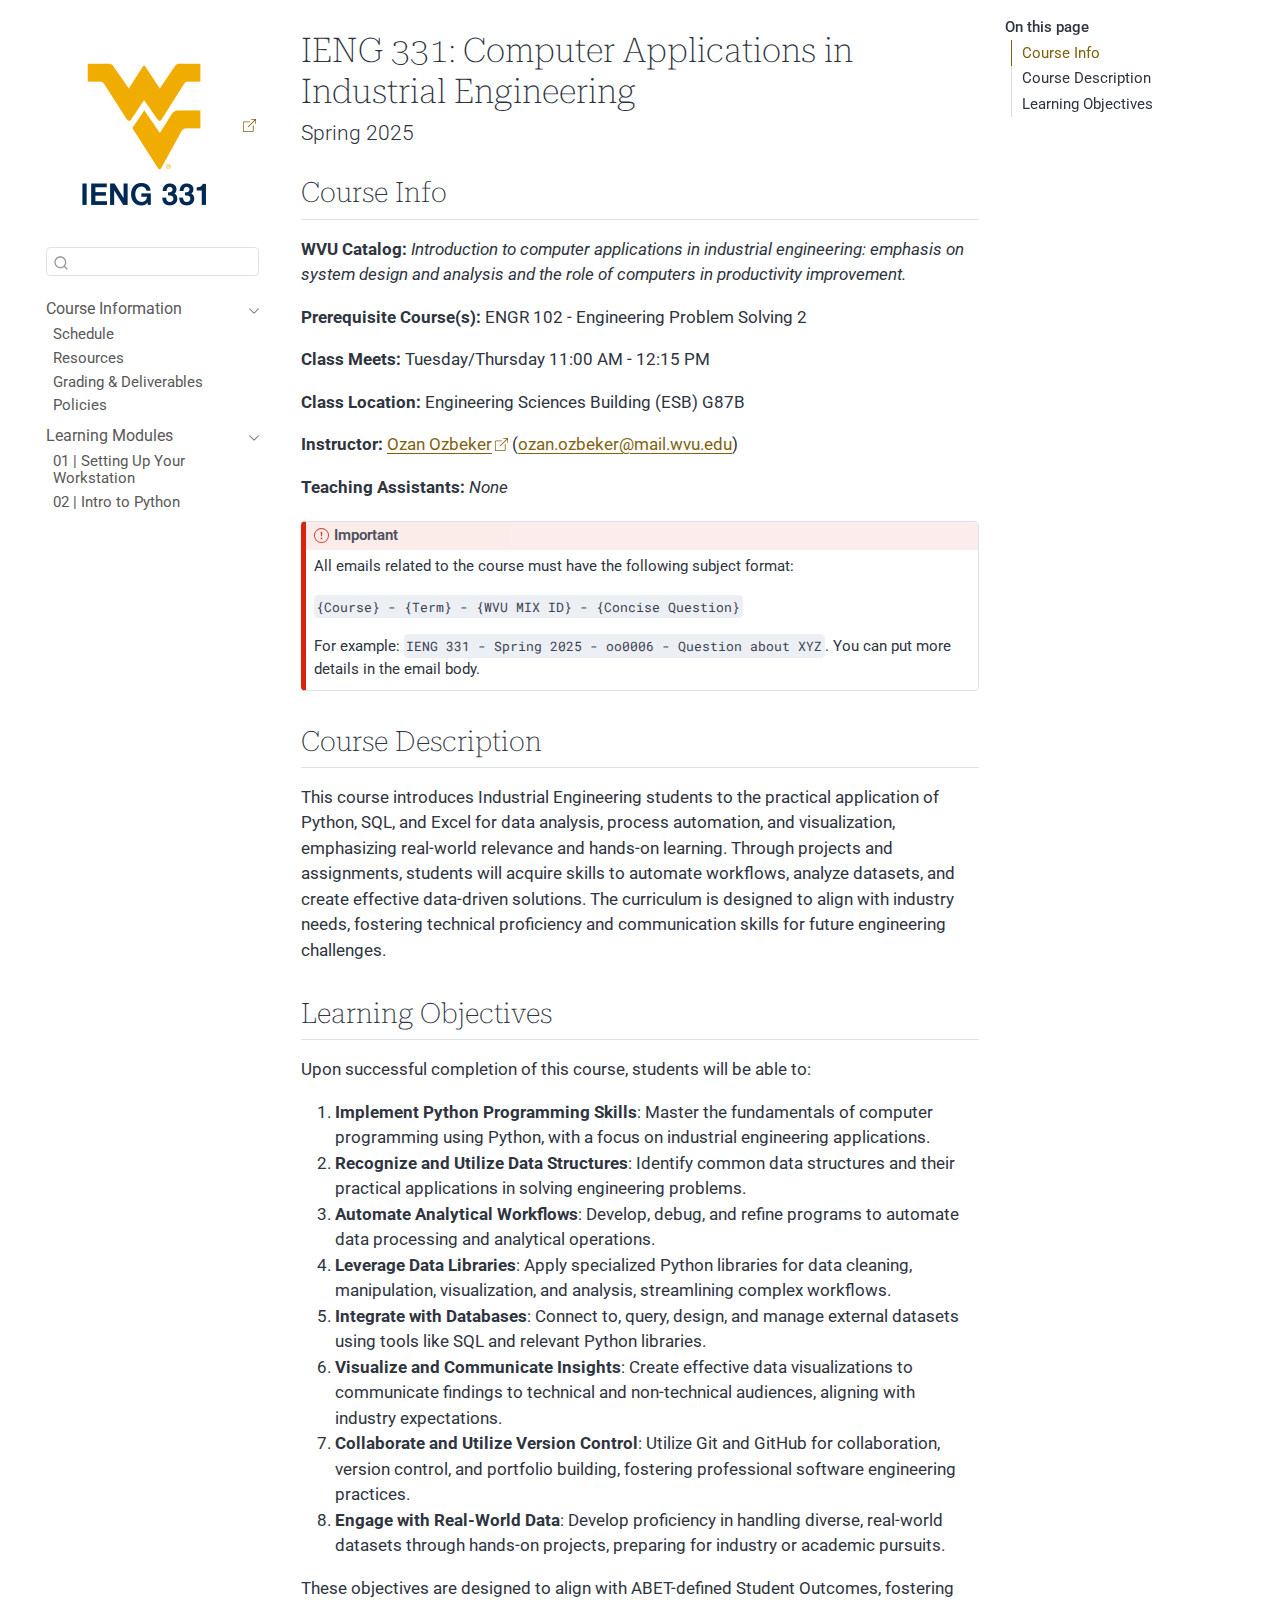
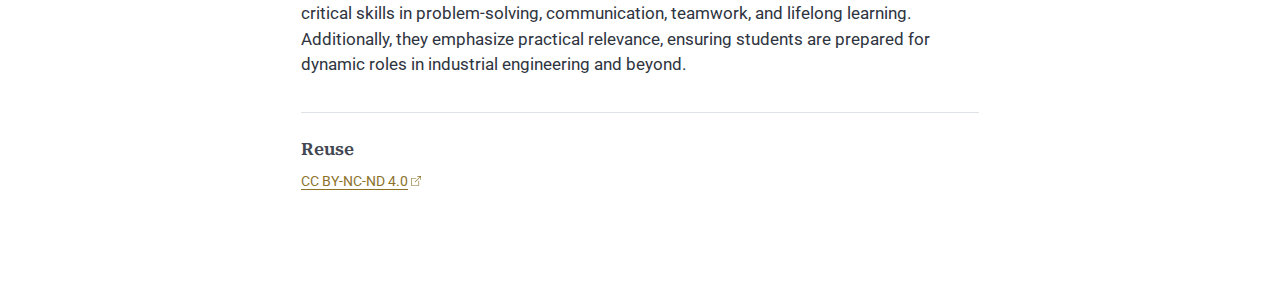
<file: docs/index.html>
<!DOCTYPE html>
<html xmlns="http://www.w3.org/1999/xhtml" lang="en" xml:lang="en"><head>

<meta charset="utf-8">
<meta name="generator" content="quarto-1.6.40">

<meta name="viewport" content="width=device-width, initial-scale=1.0, user-scalable=yes">


<title>IENG 331: Computer
Applications in Industrial Engineering</title>
<style>
code{white-space: pre-wrap;}
span.smallcaps{font-variant: small-caps;}
div.columns{display: flex; gap: min(4vw, 1.5em);}
div.column{flex: auto; overflow-x: auto;}
div.hanging-indent{margin-left: 1.5em; text-indent: -1.5em;}
ul.task-list{list-style: none;}
ul.task-list li input[type="checkbox"] {
  width: 0.8em;
  margin: 0 0.8em 0.2em -1em; /* quarto-specific, see https://github.com/quarto-dev/quarto-cli/issues/4556 */ 
  vertical-align: middle;
}
</style>


<script src="site_libs/quarto-nav/quarto-nav.js"></script>
<script src="site_libs/quarto-nav/headroom.min.js"></script>
<script src="site_libs/clipboard/clipboard.min.js"></script>
<script src="site_libs/quarto-search/autocomplete.umd.js"></script>
<script src="site_libs/quarto-search/fuse.min.js"></script>
<script src="site_libs/quarto-search/quarto-search.js"></script>
<meta name="quarto:offset" content="./">
<link href="./images/flying-wv-gold.png" rel="icon" type="image/png">
<script src="site_libs/quarto-html/quarto.js"></script>
<script src="site_libs/quarto-html/popper.min.js"></script>
<script src="site_libs/quarto-html/tippy.umd.min.js"></script>
<script src="site_libs/quarto-html/anchor.min.js"></script>
<link href="site_libs/quarto-html/tippy.css" rel="stylesheet">
<link href="site_libs/quarto-html/quarto-syntax-highlighting-fdd8e41e452522482f81c6f67b0e9110.css" rel="stylesheet" id="quarto-text-highlighting-styles">
<script src="site_libs/bootstrap/bootstrap.min.js"></script>
<link href="site_libs/bootstrap/bootstrap-icons.css" rel="stylesheet">
<link href="site_libs/bootstrap/bootstrap-7a1606e66d82e84606b9c82b411ee8d3.min.css" rel="stylesheet" append-hash="true" id="quarto-bootstrap" data-mode="light">
<script id="quarto-search-options" type="application/json">{
  "location": "sidebar",
  "copy-button": false,
  "collapse-after": 3,
  "panel-placement": "start",
  "type": "textbox",
  "limit": 50,
  "keyboard-shortcut": [
    "f",
    "/",
    "s"
  ],
  "show-item-context": false,
  "language": {
    "search-no-results-text": "No results",
    "search-matching-documents-text": "matching documents",
    "search-copy-link-title": "Copy link to search",
    "search-hide-matches-text": "Hide additional matches",
    "search-more-match-text": "more match in this document",
    "search-more-matches-text": "more matches in this document",
    "search-clear-button-title": "Clear",
    "search-text-placeholder": "",
    "search-detached-cancel-button-title": "Cancel",
    "search-submit-button-title": "Submit",
    "search-label": "Search"
  }
}</script>
<style>html{ scroll-behavior: smooth; }</style>


<link rel="stylesheet" href="styles.css">
</head>

<body class="nav-sidebar floating">

<div id="quarto-search-results"></div>
  <header id="quarto-header" class="headroom fixed-top">
  <nav class="quarto-secondary-nav">
    <div class="container-fluid d-flex">
      <button type="button" class="quarto-btn-toggle btn" data-bs-toggle="collapse" role="button" data-bs-target=".quarto-sidebar-collapse-item" aria-controls="quarto-sidebar" aria-expanded="false" aria-label="Toggle sidebar navigation" onclick="if (window.quartoToggleHeadroom) { window.quartoToggleHeadroom(); }">
        <i class="bi bi-layout-text-sidebar-reverse"></i>
      </button>
        <a class="flex-grow-1 no-decor" role="navigation" data-bs-toggle="collapse" data-bs-target=".quarto-sidebar-collapse-item" aria-controls="quarto-sidebar" aria-expanded="false" aria-label="Toggle sidebar navigation" onclick="if (window.quartoToggleHeadroom) { window.quartoToggleHeadroom(); }">      
          <h1 class="quarto-secondary-nav-title">IENG 331: Computer Applications in Industrial
Engineering</h1>
        </a>     
      <button type="button" class="btn quarto-search-button" aria-label="Search" onclick="window.quartoOpenSearch();">
        <i class="bi bi-search"></i>
      </button>
    </div>
  </nav>
</header>
<!-- content -->
<div id="quarto-content" class="quarto-container page-columns page-rows-contents page-layout-article">
<!-- sidebar -->
  <nav id="quarto-sidebar" class="sidebar collapse collapse-horizontal quarto-sidebar-collapse-item sidebar-navigation floating overflow-auto">
    <div class="pt-lg-2 mt-2 text-left sidebar-header">
      <a href="./index.html" class="sidebar-logo-link">
      <img src="./images/logo-ieng-331.png" alt="" class="sidebar-logo py-0 d-lg-inline d-none">
      </a>
      </div>
        <div class="mt-2 flex-shrink-0 align-items-center">
        <div class="sidebar-search">
        <div id="quarto-search" class="" title="Search"></div>
        </div>
        </div>
    <div class="sidebar-menu-container"> 
    <ul class="list-unstyled mt-1">
        <li class="sidebar-item sidebar-item-section">
      <div class="sidebar-item-container"> 
            <a class="sidebar-item-text sidebar-link text-start" data-bs-toggle="collapse" data-bs-target="#quarto-sidebar-section-1" role="navigation" aria-expanded="true">
 <span class="menu-text">Course
Information</span></a>
          <a class="sidebar-item-toggle text-start" data-bs-toggle="collapse" data-bs-target="#quarto-sidebar-section-1" role="navigation" aria-expanded="true" aria-label="Toggle section">
            <i class="bi bi-chevron-right ms-2"></i>
          </a> 
      </div>
      <ul id="quarto-sidebar-section-1" class="collapse list-unstyled sidebar-section depth1 show">  
          <li class="sidebar-item">
  <div class="sidebar-item-container"> 
  <a href="./course-information/schedule.html" class="sidebar-item-text sidebar-link">
 <span class="menu-text">Schedule</span></a>
  </div>
</li>
          <li class="sidebar-item">
  <div class="sidebar-item-container"> 
  <a href="./course-information/resources.html" class="sidebar-item-text sidebar-link">
 <span class="menu-text">Resources</span></a>
  </div>
</li>
          <li class="sidebar-item">
  <div class="sidebar-item-container"> 
  <a href="./course-information/grading-and-deliverables.html" class="sidebar-item-text sidebar-link">
 <span class="menu-text">Grading &amp; Deliverables</span></a>
  </div>
</li>
          <li class="sidebar-item">
  <div class="sidebar-item-container"> 
  <a href="./course-information/policies.html" class="sidebar-item-text sidebar-link">
 <span class="menu-text">Policies</span></a>
  </div>
</li>
      </ul>
  </li>
        <li class="sidebar-item sidebar-item-section">
      <div class="sidebar-item-container"> 
            <a class="sidebar-item-text sidebar-link text-start" data-bs-toggle="collapse" data-bs-target="#quarto-sidebar-section-2" role="navigation" aria-expanded="true">
 <span class="menu-text">Learning
Modules</span></a>
          <a class="sidebar-item-toggle text-start" data-bs-toggle="collapse" data-bs-target="#quarto-sidebar-section-2" role="navigation" aria-expanded="true" aria-label="Toggle section">
            <i class="bi bi-chevron-right ms-2"></i>
          </a> 
      </div>
      <ul id="quarto-sidebar-section-2" class="collapse list-unstyled sidebar-section depth1 show">  
          <li class="sidebar-item">
  <div class="sidebar-item-container"> 
  <a href="./learning-modules/01-setting-up-your-workstation.html" class="sidebar-item-text sidebar-link">
 <span class="menu-text">01
| Setting Up Your Workstation</span></a>
  </div>
</li>
          <li class="sidebar-item">
  <div class="sidebar-item-container"> 
  <a href="./learning-modules/02-intro-to-python.html" class="sidebar-item-text sidebar-link">
 <span class="menu-text">02
| Intro to Python</span></a>
  </div>
</li>
      </ul>
  </li>
    </ul>
    </div>
</nav>
<div id="quarto-sidebar-glass" class="quarto-sidebar-collapse-item" data-bs-toggle="collapse" data-bs-target=".quarto-sidebar-collapse-item"></div>
<!-- margin-sidebar -->
    <div id="quarto-margin-sidebar" class="sidebar margin-sidebar">
        <nav id="TOC" role="doc-toc" class="toc-active" data-toc-expanded="99">
    <h2 id="toc-title">On this page</h2>
   
  <ul>
  <li><a href="#course-info" id="toc-course-info" class="nav-link active" data-scroll-target="#course-info">Course Info</a></li>
  <li><a href="#course-description" id="toc-course-description" class="nav-link" data-scroll-target="#course-description">Course
  Description</a></li>
  <li><a href="#learning-objectives" id="toc-learning-objectives" class="nav-link" data-scroll-target="#learning-objectives">Learning Objectives</a></li>
  </ul>
</nav>
    </div>
<!-- main -->
<main class="content" id="quarto-document-content">

<header id="title-block-header" class="quarto-title-block default">
<div class="quarto-title">
<h1 class="title d-none d-lg-block">IENG 331: Computer Applications in Industrial
Engineering</h1>
<p class="subtitle lead">Spring 2025</p>
</div>



<div class="quarto-title-meta">

    
  
    
  </div>
  


</header>


<section id="course-info" class="level2">
<h2 class="anchored" data-anchor-id="course-info">Course Info</h2>
<p><strong>WVU Catalog:</strong> <em>Introduction to computer
applications in industrial engineering: emphasis on system design and
analysis and the role of computers in productivity improvement.</em></p>
<p><strong>Prerequisite Course(s):</strong> ENGR 102 - Engineering
Problem Solving 2</p>
<p><strong>Class Meets:</strong> Tuesday/Thursday 11:00 AM - 12:15
PM</p>
<p><strong>Class Location:</strong> Engineering Sciences Building (ESB)
G87B</p>
<p><strong>Instructor:</strong> <a href="https://www.linkedin.com/in/ozanozbeker/">Ozan Ozbeker</a> (<a href="mailto:ozan.ozbeker@mail.wvu.edu" class="email">ozan.ozbeker@mail.wvu.edu</a>)</p>
<p><strong>Teaching Assistants:</strong> <em>None</em></p>
<div class="callout callout-style-default callout-important callout-titled">
<div class="callout-header d-flex align-content-center">
<div class="callout-icon-container">
<i class="callout-icon"></i>
</div>
<div class="callout-title-container flex-fill">
Important
</div>
</div>
<div class="callout-body-container callout-body">
<p>All emails related to the course must have the following subject
format:</p>
<p><code>{Course} - {Term} - {WVU MIX ID} - {Concise Question}</code></p>
<p>For example:
<code>IENG 331 - Spring 2025 - oo0006 - Question about XYZ</code>. You
can put more details in the email body.</p>
</div>
</div>
</section>
<section id="course-description" class="level2">
<h2 class="anchored" data-anchor-id="course-description">Course Description</h2>
<p>This course introduces Industrial Engineering students to the
practical application of Python, SQL, and Excel for data analysis,
process automation, and visualization, emphasizing real-world relevance
and hands-on learning. Through projects and assignments, students will
acquire skills to automate workflows, analyze datasets, and create
effective data-driven solutions. The curriculum is designed to align
with industry needs, fostering technical proficiency and communication
skills for future engineering challenges​.</p>
</section>
<section id="learning-objectives" class="level2">
<h2 class="anchored" data-anchor-id="learning-objectives">Learning Objectives</h2>
<p>Upon successful completion of this course, students will be able
to:</p>
<ol type="1">
<li><strong>Implement Python Programming Skills</strong>: Master the
fundamentals of computer programming using Python, with a focus on
industrial engineering applications.</li>
<li><strong>Recognize and Utilize Data Structures</strong>: Identify
common data structures and their practical applications in solving
engineering problems.</li>
<li><strong>Automate Analytical Workflows</strong>: Develop, debug, and
refine programs to automate data processing and analytical
operations.</li>
<li><strong>Leverage Data Libraries</strong>: Apply specialized Python
libraries for data cleaning, manipulation, visualization, and analysis,
streamlining complex workflows.</li>
<li><strong>Integrate with Databases</strong>: Connect to, query,
design, and manage external datasets using tools like SQL and relevant
Python libraries.</li>
<li><strong>Visualize and Communicate Insights</strong>: Create
effective data visualizations to communicate findings to technical and
non-technical audiences, aligning with industry expectations.</li>
<li><strong>Collaborate and Utilize Version Control</strong>: Utilize
Git and GitHub for collaboration, version control, and portfolio
building, fostering professional software engineering practices.</li>
<li><strong>Engage with Real-World Data</strong>: Develop proficiency in
handling diverse, real-world datasets through hands-on projects,
preparing for industry or academic pursuits.</li>
</ol>
<p>These objectives are designed to align with ABET-defined Student
Outcomes, fostering critical skills in problem-solving, communication,
teamwork, and lifelong learning. Additionally, they emphasize practical
relevance, ensuring students are prepared for dynamic roles in
industrial engineering and beyond.</p>


</section>

<a onclick="window.scrollTo(0, 0); return false;" role="button" id="quarto-back-to-top"><i class="bi bi-arrow-up"></i> Back to top</a><div id="quarto-appendix" class="default"><section class="quarto-appendix-contents" id="quarto-reuse"><h2 class="anchored quarto-appendix-heading">Reuse</h2><div class="quarto-appendix-contents"><div><a rel="license" href="https://creativecommons.org/licenses/by-nc-nd/4.0/">CC BY-NC-ND 4.0</a></div></div></section></div></main> <!-- /main -->
<script id="quarto-html-after-body" type="application/javascript">
window.document.addEventListener("DOMContentLoaded", function (event) {
  const toggleBodyColorMode = (bsSheetEl) => {
    const mode = bsSheetEl.getAttribute("data-mode");
    const bodyEl = window.document.querySelector("body");
    if (mode === "dark") {
      bodyEl.classList.add("quarto-dark");
      bodyEl.classList.remove("quarto-light");
    } else {
      bodyEl.classList.add("quarto-light");
      bodyEl.classList.remove("quarto-dark");
    }
  }
  const toggleBodyColorPrimary = () => {
    const bsSheetEl = window.document.querySelector("link#quarto-bootstrap");
    if (bsSheetEl) {
      toggleBodyColorMode(bsSheetEl);
    }
  }
  toggleBodyColorPrimary();  
  const icon = "";
  const anchorJS = new window.AnchorJS();
  anchorJS.options = {
    placement: 'right',
    icon: icon
  };
  anchorJS.add('.anchored');
  const isCodeAnnotation = (el) => {
    for (const clz of el.classList) {
      if (clz.startsWith('code-annotation-')) {                     
        return true;
      }
    }
    return false;
  }
  const onCopySuccess = function(e) {
    // button target
    const button = e.trigger;
    // don't keep focus
    button.blur();
    // flash "checked"
    button.classList.add('code-copy-button-checked');
    var currentTitle = button.getAttribute("title");
    button.setAttribute("title", "Copied!");
    let tooltip;
    if (window.bootstrap) {
      button.setAttribute("data-bs-toggle", "tooltip");
      button.setAttribute("data-bs-placement", "left");
      button.setAttribute("data-bs-title", "Copied!");
      tooltip = new bootstrap.Tooltip(button, 
        { trigger: "manual", 
          customClass: "code-copy-button-tooltip",
          offset: [0, -8]});
      tooltip.show();    
    }
    setTimeout(function() {
      if (tooltip) {
        tooltip.hide();
        button.removeAttribute("data-bs-title");
        button.removeAttribute("data-bs-toggle");
        button.removeAttribute("data-bs-placement");
      }
      button.setAttribute("title", currentTitle);
      button.classList.remove('code-copy-button-checked');
    }, 1000);
    // clear code selection
    e.clearSelection();
  }
  const getTextToCopy = function(trigger) {
      const codeEl = trigger.previousElementSibling.cloneNode(true);
      for (const childEl of codeEl.children) {
        if (isCodeAnnotation(childEl)) {
          childEl.remove();
        }
      }
      return codeEl.innerText;
  }
  const clipboard = new window.ClipboardJS('.code-copy-button:not([data-in-quarto-modal])', {
    text: getTextToCopy
  });
  clipboard.on('success', onCopySuccess);
  if (window.document.getElementById('quarto-embedded-source-code-modal')) {
    const clipboardModal = new window.ClipboardJS('.code-copy-button[data-in-quarto-modal]', {
      text: getTextToCopy,
      container: window.document.getElementById('quarto-embedded-source-code-modal')
    });
    clipboardModal.on('success', onCopySuccess);
  }
    var localhostRegex = new RegExp(/^(?:http|https):\/\/localhost\:?[0-9]*\//);
    var mailtoRegex = new RegExp(/^mailto:/);
      var filterRegex = new RegExp("wvu-ieng-331\.github\.io");
    var isInternal = (href) => {
        return filterRegex.test(href) || localhostRegex.test(href) || mailtoRegex.test(href);
    }
    // Inspect non-navigation links and adorn them if external
 	var links = window.document.querySelectorAll('a[href]:not(.nav-link):not(.navbar-brand):not(.toc-action):not(.sidebar-link):not(.sidebar-item-toggle):not(.pagination-link):not(.no-external):not([aria-hidden]):not(.dropdown-item):not(.quarto-navigation-tool):not(.about-link)');
    for (var i=0; i<links.length; i++) {
      const link = links[i];
      if (!isInternal(link.href)) {
        // undo the damage that might have been done by quarto-nav.js in the case of
        // links that we want to consider external
        if (link.dataset.originalHref !== undefined) {
          link.href = link.dataset.originalHref;
        }
          // target, if specified
          link.setAttribute("target", "_blank");
          if (link.getAttribute("rel") === null) {
            link.setAttribute("rel", "noopener");
          }
          // default icon
          link.classList.add("external");
      }
    }
  function tippyHover(el, contentFn, onTriggerFn, onUntriggerFn) {
    const config = {
      allowHTML: true,
      maxWidth: 500,
      delay: 100,
      arrow: false,
      appendTo: function(el) {
          return el.parentElement;
      },
      interactive: true,
      interactiveBorder: 10,
      theme: 'quarto',
      placement: 'bottom-start',
    };
    if (contentFn) {
      config.content = contentFn;
    }
    if (onTriggerFn) {
      config.onTrigger = onTriggerFn;
    }
    if (onUntriggerFn) {
      config.onUntrigger = onUntriggerFn;
    }
    window.tippy(el, config); 
  }
  const noterefs = window.document.querySelectorAll('a[role="doc-noteref"]');
  for (var i=0; i<noterefs.length; i++) {
    const ref = noterefs[i];
    tippyHover(ref, function() {
      // use id or data attribute instead here
      let href = ref.getAttribute('data-footnote-href') || ref.getAttribute('href');
      try { href = new URL(href).hash; } catch {}
      const id = href.replace(/^#\/?/, "");
      const note = window.document.getElementById(id);
      if (note) {
        return note.innerHTML;
      } else {
        return "";
      }
    });
  }
  const xrefs = window.document.querySelectorAll('a.quarto-xref');
  const processXRef = (id, note) => {
    // Strip column container classes
    const stripColumnClz = (el) => {
      el.classList.remove("page-full", "page-columns");
      if (el.children) {
        for (const child of el.children) {
          stripColumnClz(child);
        }
      }
    }
    stripColumnClz(note)
    if (id === null || id.startsWith('sec-')) {
      // Special case sections, only their first couple elements
      const container = document.createElement("div");
      if (note.children && note.children.length > 2) {
        container.appendChild(note.children[0].cloneNode(true));
        for (let i = 1; i < note.children.length; i++) {
          const child = note.children[i];
          if (child.tagName === "P" && child.innerText === "") {
            continue;
          } else {
            container.appendChild(child.cloneNode(true));
            break;
          }
        }
        if (window.Quarto?.typesetMath) {
          window.Quarto.typesetMath(container);
        }
        return container.innerHTML
      } else {
        if (window.Quarto?.typesetMath) {
          window.Quarto.typesetMath(note);
        }
        return note.innerHTML;
      }
    } else {
      // Remove any anchor links if they are present
      const anchorLink = note.querySelector('a.anchorjs-link');
      if (anchorLink) {
        anchorLink.remove();
      }
      if (window.Quarto?.typesetMath) {
        window.Quarto.typesetMath(note);
      }
      if (note.classList.contains("callout")) {
        return note.outerHTML;
      } else {
        return note.innerHTML;
      }
    }
  }
  for (var i=0; i<xrefs.length; i++) {
    const xref = xrefs[i];
    tippyHover(xref, undefined, function(instance) {
      instance.disable();
      let url = xref.getAttribute('href');
      let hash = undefined; 
      if (url.startsWith('#')) {
        hash = url;
      } else {
        try { hash = new URL(url).hash; } catch {}
      }
      if (hash) {
        const id = hash.replace(/^#\/?/, "");
        const note = window.document.getElementById(id);
        if (note !== null) {
          try {
            const html = processXRef(id, note.cloneNode(true));
            instance.setContent(html);
          } finally {
            instance.enable();
            instance.show();
          }
        } else {
          // See if we can fetch this
          fetch(url.split('#')[0])
          .then(res => res.text())
          .then(html => {
            const parser = new DOMParser();
            const htmlDoc = parser.parseFromString(html, "text/html");
            const note = htmlDoc.getElementById(id);
            if (note !== null) {
              const html = processXRef(id, note);
              instance.setContent(html);
            } 
          }).finally(() => {
            instance.enable();
            instance.show();
          });
        }
      } else {
        // See if we can fetch a full url (with no hash to target)
        // This is a special case and we should probably do some content thinning / targeting
        fetch(url)
        .then(res => res.text())
        .then(html => {
          const parser = new DOMParser();
          const htmlDoc = parser.parseFromString(html, "text/html");
          const note = htmlDoc.querySelector('main.content');
          if (note !== null) {
            // This should only happen for chapter cross references
            // (since there is no id in the URL)
            // remove the first header
            if (note.children.length > 0 && note.children[0].tagName === "HEADER") {
              note.children[0].remove();
            }
            const html = processXRef(null, note);
            instance.setContent(html);
          } 
        }).finally(() => {
          instance.enable();
          instance.show();
        });
      }
    }, function(instance) {
    });
  }
      let selectedAnnoteEl;
      const selectorForAnnotation = ( cell, annotation) => {
        let cellAttr = 'data-code-cell="' + cell + '"';
        let lineAttr = 'data-code-annotation="' +  annotation + '"';
        const selector = 'span[' + cellAttr + '][' + lineAttr + ']';
        return selector;
      }
      const selectCodeLines = (annoteEl) => {
        const doc = window.document;
        const targetCell = annoteEl.getAttribute("data-target-cell");
        const targetAnnotation = annoteEl.getAttribute("data-target-annotation");
        const annoteSpan = window.document.querySelector(selectorForAnnotation(targetCell, targetAnnotation));
        const lines = annoteSpan.getAttribute("data-code-lines").split(",");
        const lineIds = lines.map((line) => {
          return targetCell + "-" + line;
        })
        let top = null;
        let height = null;
        let parent = null;
        if (lineIds.length > 0) {
            //compute the position of the single el (top and bottom and make a div)
            const el = window.document.getElementById(lineIds[0]);
            top = el.offsetTop;
            height = el.offsetHeight;
            parent = el.parentElement.parentElement;
          if (lineIds.length > 1) {
            const lastEl = window.document.getElementById(lineIds[lineIds.length - 1]);
            const bottom = lastEl.offsetTop + lastEl.offsetHeight;
            height = bottom - top;
          }
          if (top !== null && height !== null && parent !== null) {
            // cook up a div (if necessary) and position it 
            let div = window.document.getElementById("code-annotation-line-highlight");
            if (div === null) {
              div = window.document.createElement("div");
              div.setAttribute("id", "code-annotation-line-highlight");
              div.style.position = 'absolute';
              parent.appendChild(div);
            }
            div.style.top = top - 2 + "px";
            div.style.height = height + 4 + "px";
            div.style.left = 0;
            let gutterDiv = window.document.getElementById("code-annotation-line-highlight-gutter");
            if (gutterDiv === null) {
              gutterDiv = window.document.createElement("div");
              gutterDiv.setAttribute("id", "code-annotation-line-highlight-gutter");
              gutterDiv.style.position = 'absolute';
              const codeCell = window.document.getElementById(targetCell);
              const gutter = codeCell.querySelector('.code-annotation-gutter');
              gutter.appendChild(gutterDiv);
            }
            gutterDiv.style.top = top - 2 + "px";
            gutterDiv.style.height = height + 4 + "px";
          }
          selectedAnnoteEl = annoteEl;
        }
      };
      const unselectCodeLines = () => {
        const elementsIds = ["code-annotation-line-highlight", "code-annotation-line-highlight-gutter"];
        elementsIds.forEach((elId) => {
          const div = window.document.getElementById(elId);
          if (div) {
            div.remove();
          }
        });
        selectedAnnoteEl = undefined;
      };
        // Handle positioning of the toggle
    window.addEventListener(
      "resize",
      throttle(() => {
        elRect = undefined;
        if (selectedAnnoteEl) {
          selectCodeLines(selectedAnnoteEl);
        }
      }, 10)
    );
    function throttle(fn, ms) {
    let throttle = false;
    let timer;
      return (...args) => {
        if(!throttle) { // first call gets through
            fn.apply(this, args);
            throttle = true;
        } else { // all the others get throttled
            if(timer) clearTimeout(timer); // cancel #2
            timer = setTimeout(() => {
              fn.apply(this, args);
              timer = throttle = false;
            }, ms);
        }
      };
    }
      // Attach click handler to the DT
      const annoteDls = window.document.querySelectorAll('dt[data-target-cell]');
      for (const annoteDlNode of annoteDls) {
        annoteDlNode.addEventListener('click', (event) => {
          const clickedEl = event.target;
          if (clickedEl !== selectedAnnoteEl) {
            unselectCodeLines();
            const activeEl = window.document.querySelector('dt[data-target-cell].code-annotation-active');
            if (activeEl) {
              activeEl.classList.remove('code-annotation-active');
            }
            selectCodeLines(clickedEl);
            clickedEl.classList.add('code-annotation-active');
          } else {
            // Unselect the line
            unselectCodeLines();
            clickedEl.classList.remove('code-annotation-active');
          }
        });
      }
  const findCites = (el) => {
    const parentEl = el.parentElement;
    if (parentEl) {
      const cites = parentEl.dataset.cites;
      if (cites) {
        return {
          el,
          cites: cites.split(' ')
        };
      } else {
        return findCites(el.parentElement)
      }
    } else {
      return undefined;
    }
  };
  var bibliorefs = window.document.querySelectorAll('a[role="doc-biblioref"]');
  for (var i=0; i<bibliorefs.length; i++) {
    const ref = bibliorefs[i];
    const citeInfo = findCites(ref);
    if (citeInfo) {
      tippyHover(citeInfo.el, function() {
        var popup = window.document.createElement('div');
        citeInfo.cites.forEach(function(cite) {
          var citeDiv = window.document.createElement('div');
          citeDiv.classList.add('hanging-indent');
          citeDiv.classList.add('csl-entry');
          var biblioDiv = window.document.getElementById('ref-' + cite);
          if (biblioDiv) {
            citeDiv.innerHTML = biblioDiv.innerHTML;
          }
          popup.appendChild(citeDiv);
        });
        return popup.innerHTML;
      });
    }
  }
});
</script>
</div> <!-- /content -->




<script src="site_libs/quarto-html/zenscroll-min.js"></script>
</body></html>
</file>
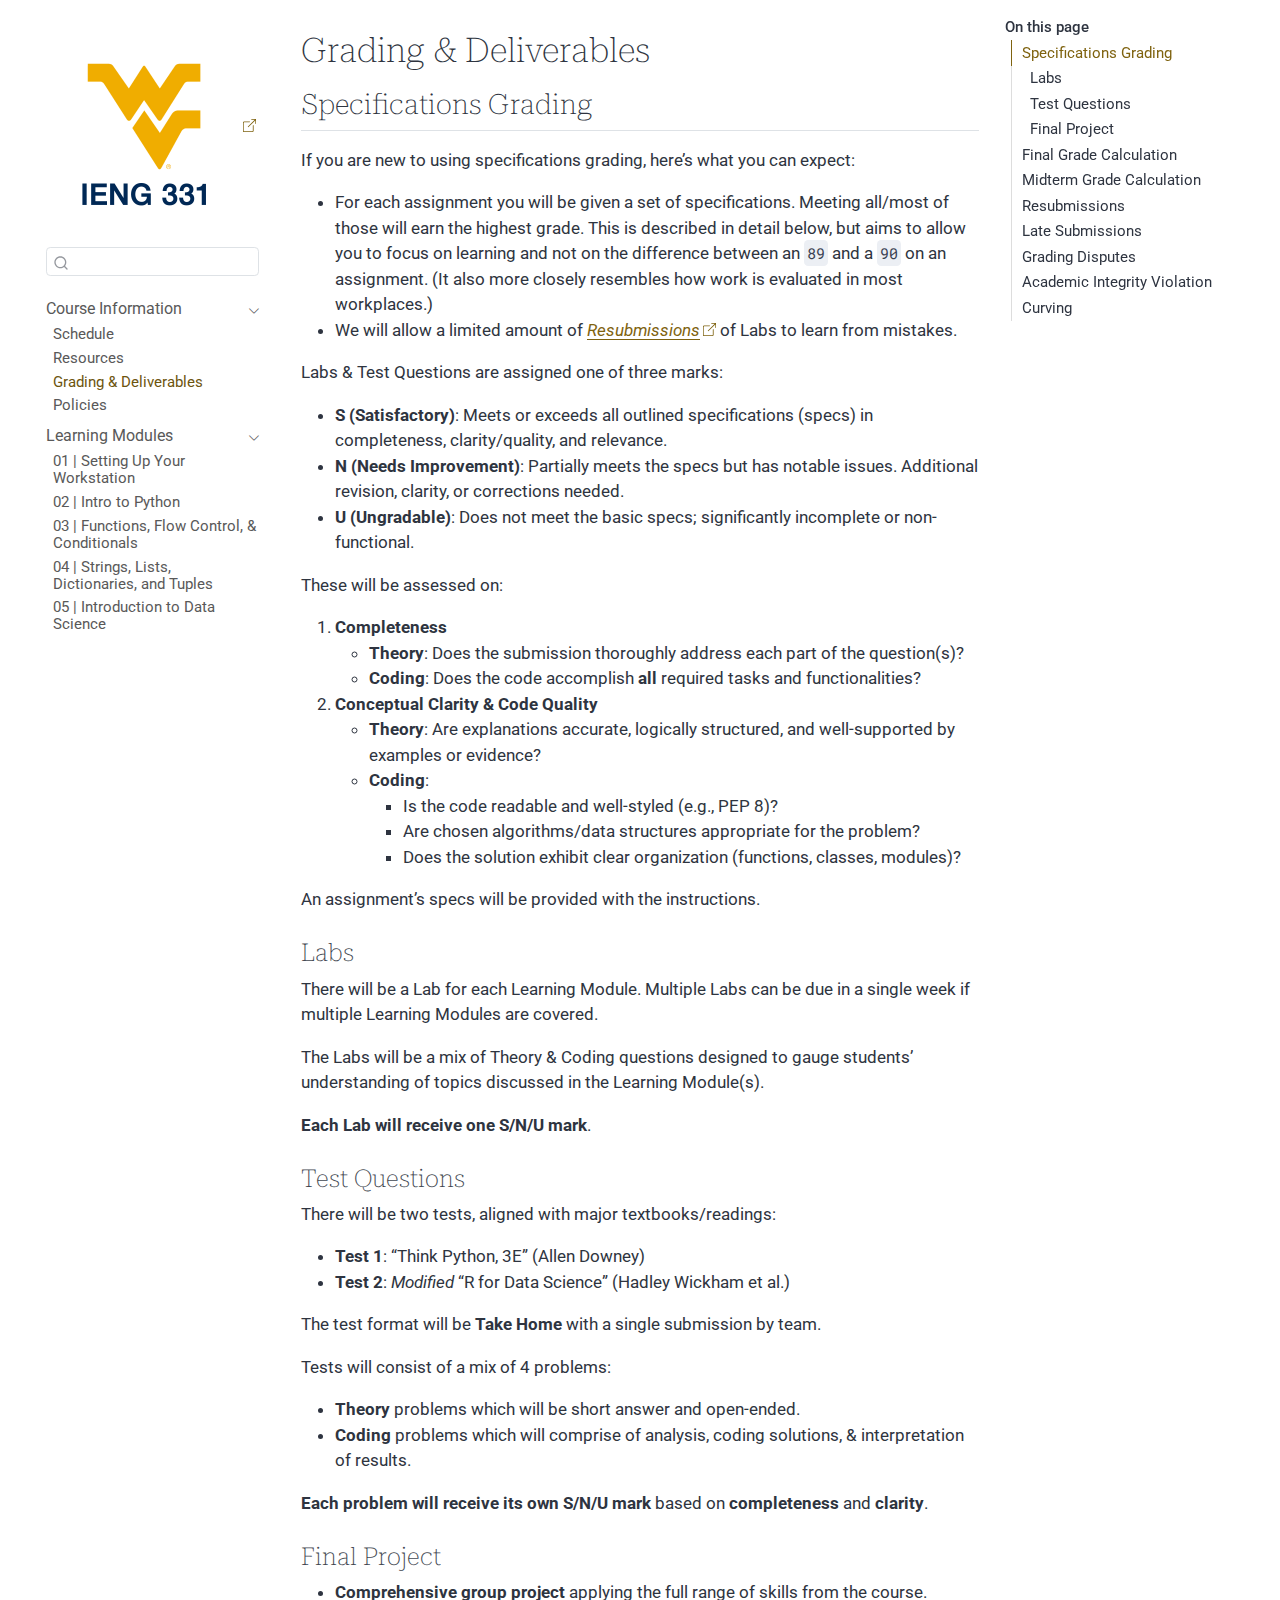
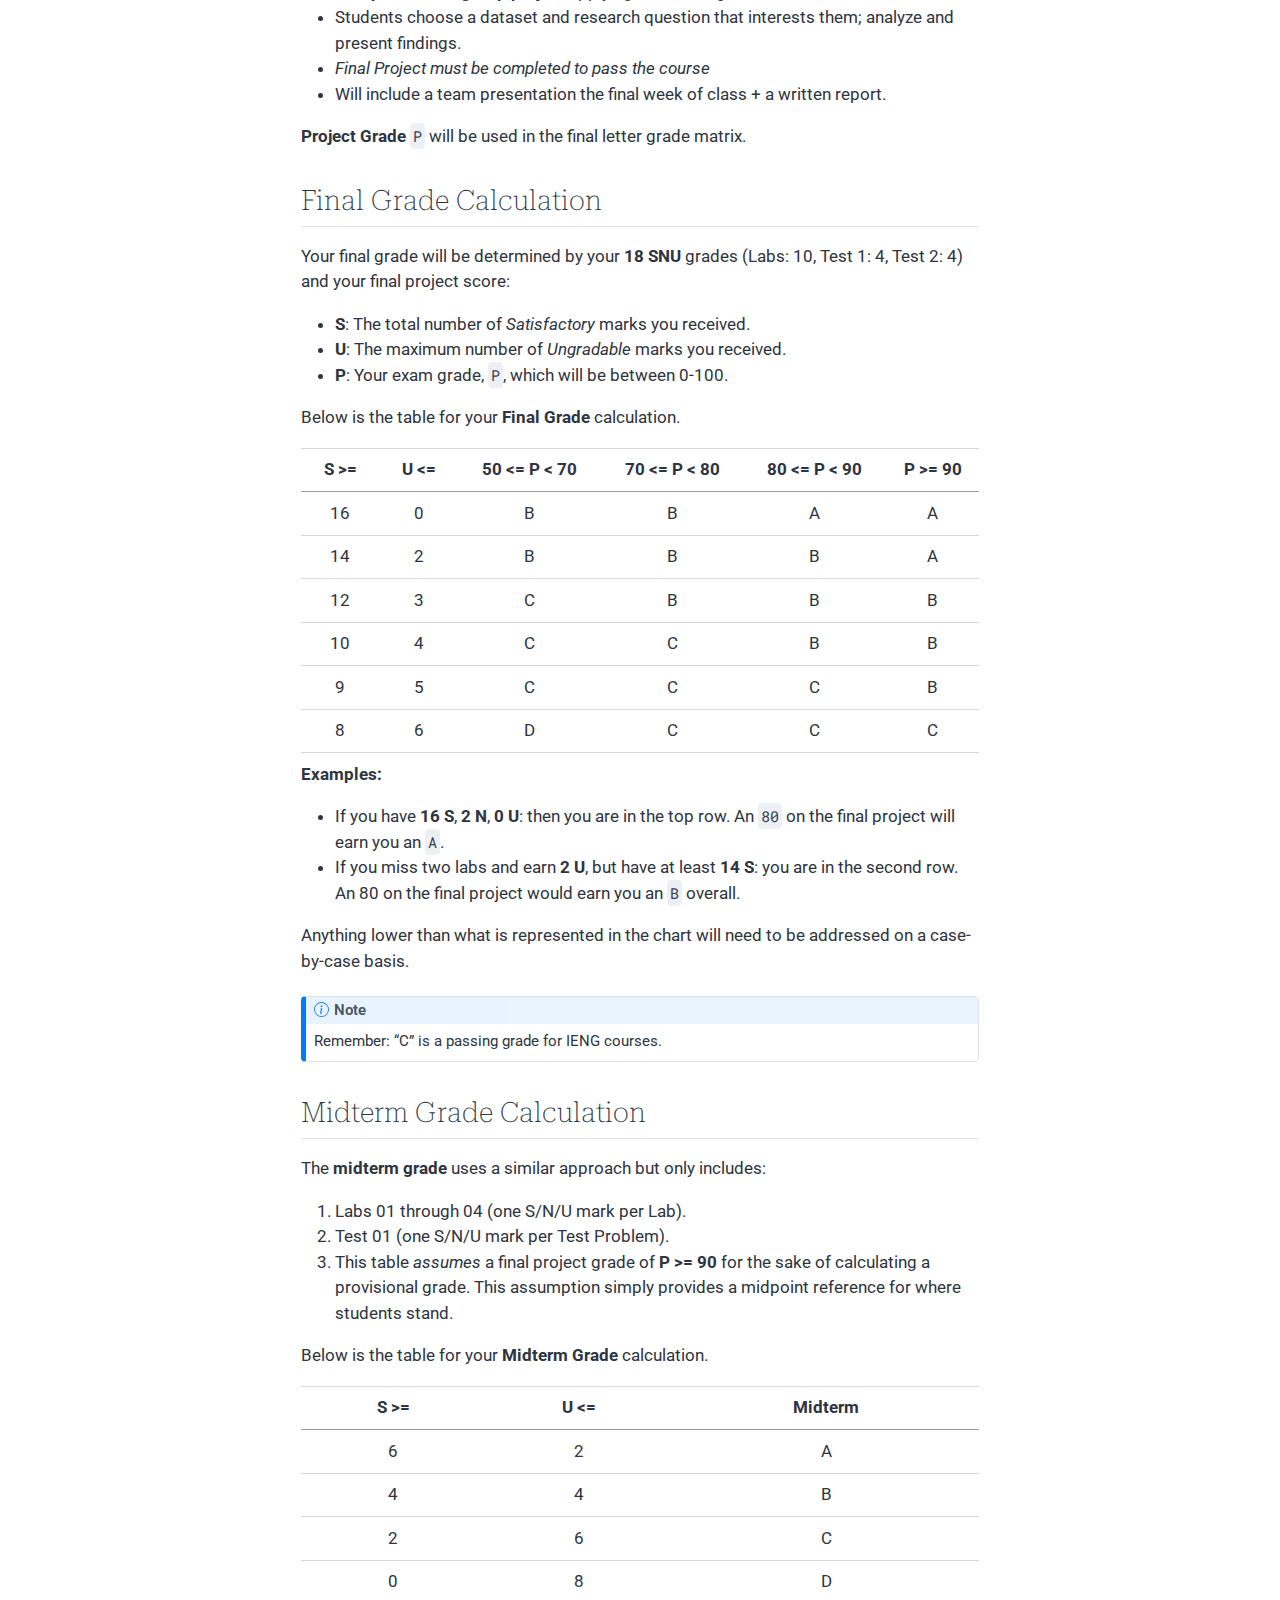
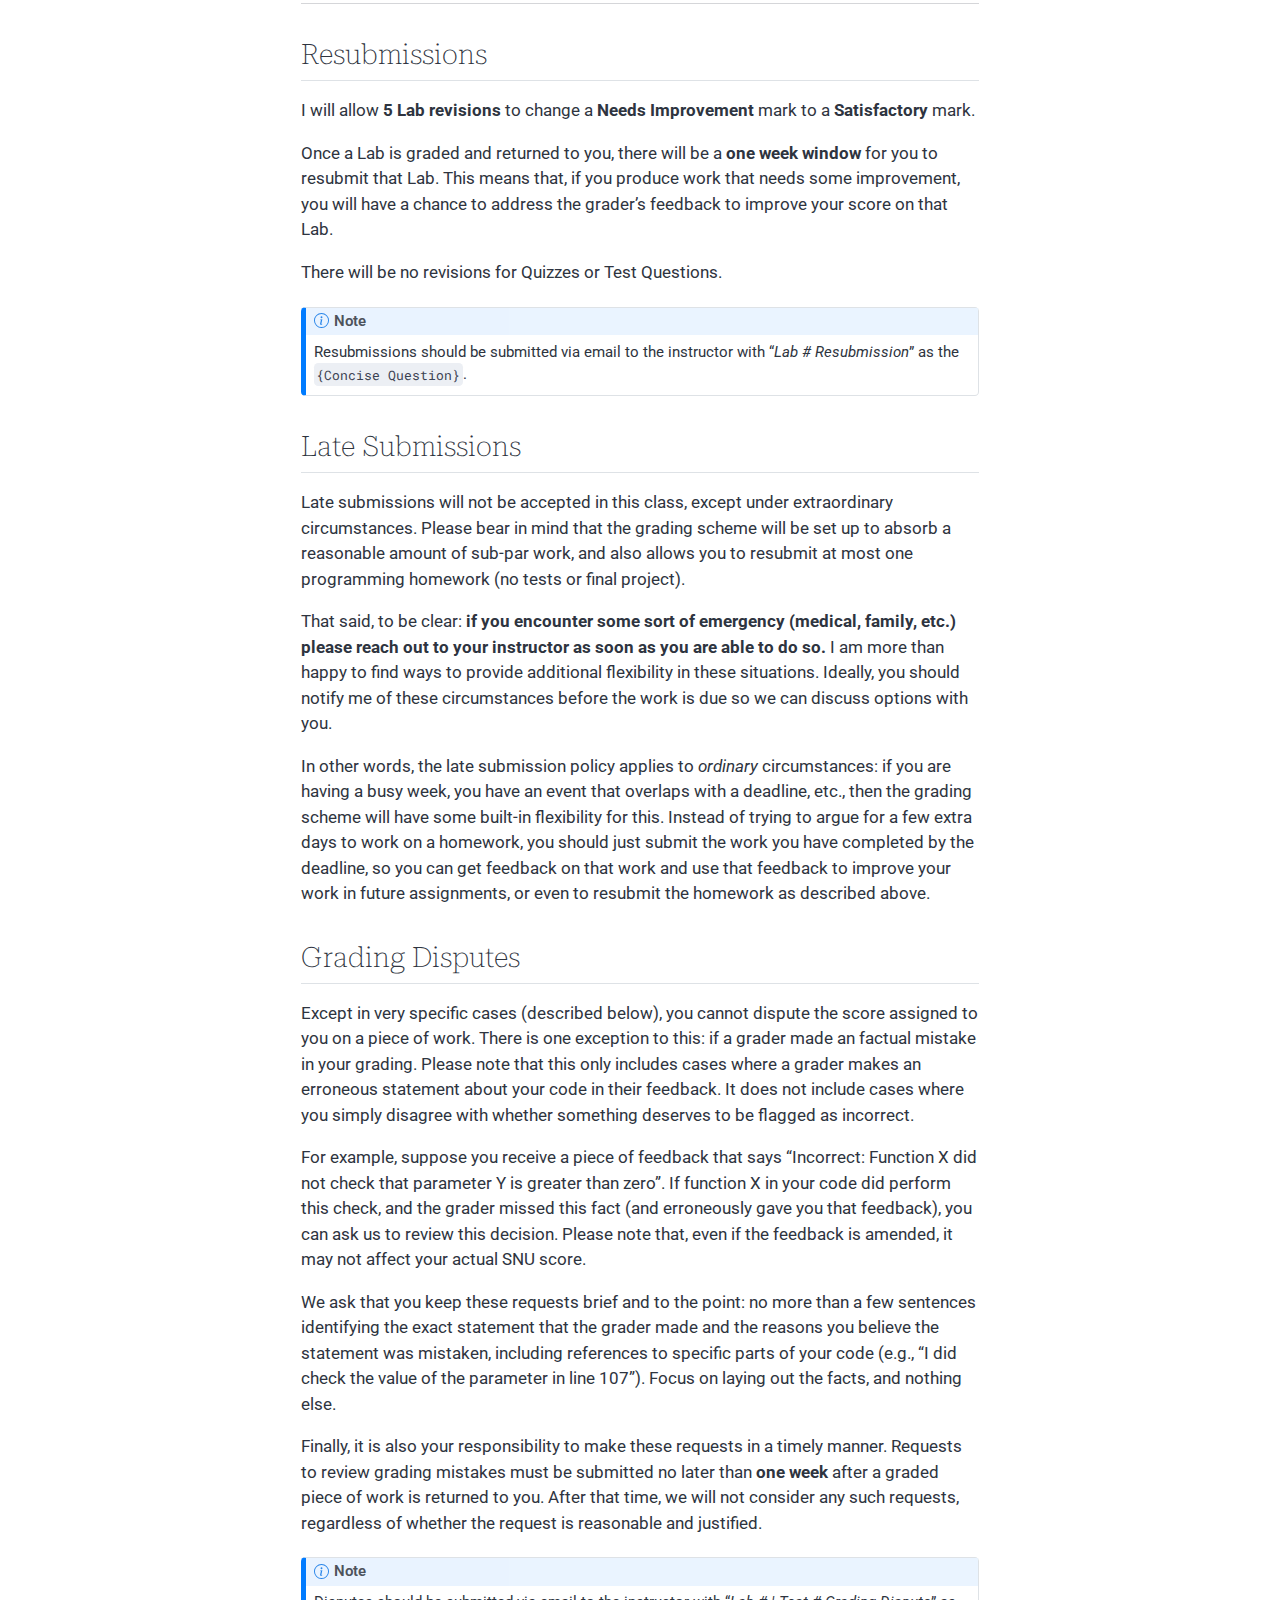
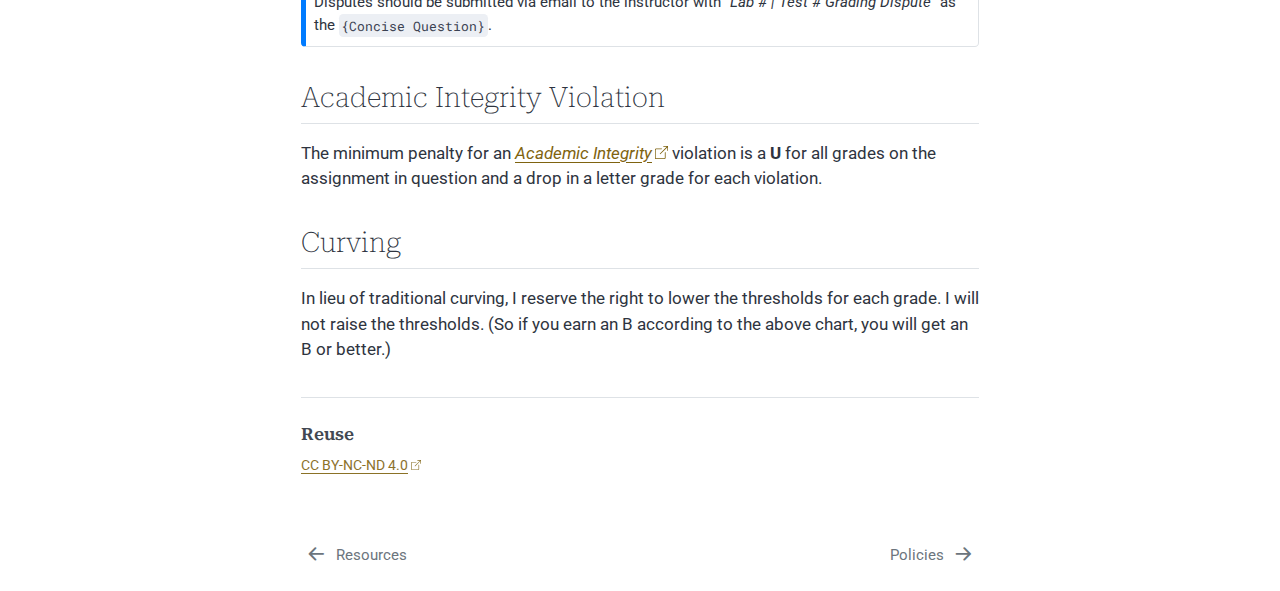
<file: docs/course-information/grading-and-deliverables.html>
<!DOCTYPE html>
<html xmlns="http://www.w3.org/1999/xhtml" lang="en" xml:lang="en"><head>

<meta charset="utf-8">
<meta name="generator" content="quarto-1.6.40">

<meta name="viewport" content="width=device-width, initial-scale=1.0, user-scalable=yes">


<title>Grading &amp; Deliverables –
IENG 331: Computer Applications in Industrial Engineering</title>
<style>
code{white-space: pre-wrap;}
span.smallcaps{font-variant: small-caps;}
div.columns{display: flex; gap: min(4vw, 1.5em);}
div.column{flex: auto; overflow-x: auto;}
div.hanging-indent{margin-left: 1.5em; text-indent: -1.5em;}
ul.task-list{list-style: none;}
ul.task-list li input[type="checkbox"] {
  width: 0.8em;
  margin: 0 0.8em 0.2em -1em; /* quarto-specific, see https://github.com/quarto-dev/quarto-cli/issues/4556 */ 
  vertical-align: middle;
}
</style>


<script src="../site_libs/quarto-nav/quarto-nav.js"></script>
<script src="../site_libs/quarto-nav/headroom.min.js"></script>
<script src="../site_libs/clipboard/clipboard.min.js"></script>
<script src="../site_libs/quarto-search/autocomplete.umd.js"></script>
<script src="../site_libs/quarto-search/fuse.min.js"></script>
<script src="../site_libs/quarto-search/quarto-search.js"></script>
<meta name="quarto:offset" content="../">
<link href="../course-information/policies.html" rel="next">
<link href="../course-information/resources.html" rel="prev">
<link href="../images/flying-wv-gold.png" rel="icon" type="image/png">
<script src="../site_libs/quarto-html/quarto.js"></script>
<script src="../site_libs/quarto-html/popper.min.js"></script>
<script src="../site_libs/quarto-html/tippy.umd.min.js"></script>
<script src="../site_libs/quarto-html/anchor.min.js"></script>
<link href="../site_libs/quarto-html/tippy.css" rel="stylesheet">
<link href="../site_libs/quarto-html/quarto-syntax-highlighting-fdd8e41e452522482f81c6f67b0e9110.css" rel="stylesheet" id="quarto-text-highlighting-styles">
<script src="../site_libs/bootstrap/bootstrap.min.js"></script>
<link href="../site_libs/bootstrap/bootstrap-icons.css" rel="stylesheet">
<link href="../site_libs/bootstrap/bootstrap-7a1606e66d82e84606b9c82b411ee8d3.min.css" rel="stylesheet" append-hash="true" id="quarto-bootstrap" data-mode="light">
<script id="quarto-search-options" type="application/json">{
  "location": "sidebar",
  "copy-button": false,
  "collapse-after": 3,
  "panel-placement": "start",
  "type": "textbox",
  "limit": 50,
  "keyboard-shortcut": [
    "f",
    "/",
    "s"
  ],
  "show-item-context": false,
  "language": {
    "search-no-results-text": "No results",
    "search-matching-documents-text": "matching documents",
    "search-copy-link-title": "Copy link to search",
    "search-hide-matches-text": "Hide additional matches",
    "search-more-match-text": "more match in this document",
    "search-more-matches-text": "more matches in this document",
    "search-clear-button-title": "Clear",
    "search-text-placeholder": "",
    "search-detached-cancel-button-title": "Cancel",
    "search-submit-button-title": "Submit",
    "search-label": "Search"
  }
}</script>
<style>html{ scroll-behavior: smooth; }</style>


<link rel="stylesheet" href="../styles.css">
</head>

<body class="nav-sidebar floating">

<div id="quarto-search-results"></div>
  <header id="quarto-header" class="headroom fixed-top">
  <nav class="quarto-secondary-nav">
    <div class="container-fluid d-flex">
      <button type="button" class="quarto-btn-toggle btn" data-bs-toggle="collapse" role="button" data-bs-target=".quarto-sidebar-collapse-item" aria-controls="quarto-sidebar" aria-expanded="false" aria-label="Toggle sidebar navigation" onclick="if (window.quartoToggleHeadroom) { window.quartoToggleHeadroom(); }">
        <i class="bi bi-layout-text-sidebar-reverse"></i>
      </button>
        <a class="flex-grow-1 no-decor" role="navigation" data-bs-toggle="collapse" data-bs-target=".quarto-sidebar-collapse-item" aria-controls="quarto-sidebar" aria-expanded="false" aria-label="Toggle sidebar navigation" onclick="if (window.quartoToggleHeadroom) { window.quartoToggleHeadroom(); }">      
          <h1 class="quarto-secondary-nav-title">Grading &amp; Deliverables</h1>
        </a>     
      <button type="button" class="btn quarto-search-button" aria-label="Search" onclick="window.quartoOpenSearch();">
        <i class="bi bi-search"></i>
      </button>
    </div>
  </nav>
</header>
<!-- content -->
<div id="quarto-content" class="quarto-container page-columns page-rows-contents page-layout-article">
<!-- sidebar -->
  <nav id="quarto-sidebar" class="sidebar collapse collapse-horizontal quarto-sidebar-collapse-item sidebar-navigation floating overflow-auto">
    <div class="pt-lg-2 mt-2 text-left sidebar-header">
      <a href="../index.html" class="sidebar-logo-link">
      <img src="../images/logo-ieng-331.png" alt="" class="sidebar-logo py-0 d-lg-inline d-none">
      </a>
      </div>
        <div class="mt-2 flex-shrink-0 align-items-center">
        <div class="sidebar-search">
        <div id="quarto-search" class="" title="Search"></div>
        </div>
        </div>
    <div class="sidebar-menu-container"> 
    <ul class="list-unstyled mt-1">
        <li class="sidebar-item sidebar-item-section">
      <div class="sidebar-item-container"> 
            <a class="sidebar-item-text sidebar-link text-start" data-bs-toggle="collapse" data-bs-target="#quarto-sidebar-section-1" role="navigation" aria-expanded="true">
 <span class="menu-text">Course
Information</span></a>
          <a class="sidebar-item-toggle text-start" data-bs-toggle="collapse" data-bs-target="#quarto-sidebar-section-1" role="navigation" aria-expanded="true" aria-label="Toggle section">
            <i class="bi bi-chevron-right ms-2"></i>
          </a> 
      </div>
      <ul id="quarto-sidebar-section-1" class="collapse list-unstyled sidebar-section depth1 show">  
          <li class="sidebar-item">
  <div class="sidebar-item-container"> 
  <a href="../course-information/schedule.html" class="sidebar-item-text sidebar-link">
 <span class="menu-text">Schedule</span></a>
  </div>
</li>
          <li class="sidebar-item">
  <div class="sidebar-item-container"> 
  <a href="../course-information/resources.html" class="sidebar-item-text sidebar-link">
 <span class="menu-text">Resources</span></a>
  </div>
</li>
          <li class="sidebar-item">
  <div class="sidebar-item-container"> 
  <a href="../course-information/grading-and-deliverables.html" class="sidebar-item-text sidebar-link active">
 <span class="menu-text">Grading &amp; Deliverables</span></a>
  </div>
</li>
          <li class="sidebar-item">
  <div class="sidebar-item-container"> 
  <a href="../course-information/policies.html" class="sidebar-item-text sidebar-link">
 <span class="menu-text">Policies</span></a>
  </div>
</li>
      </ul>
  </li>
        <li class="sidebar-item sidebar-item-section">
      <div class="sidebar-item-container"> 
            <a class="sidebar-item-text sidebar-link text-start" data-bs-toggle="collapse" data-bs-target="#quarto-sidebar-section-2" role="navigation" aria-expanded="true">
 <span class="menu-text">Learning
Modules</span></a>
          <a class="sidebar-item-toggle text-start" data-bs-toggle="collapse" data-bs-target="#quarto-sidebar-section-2" role="navigation" aria-expanded="true" aria-label="Toggle section">
            <i class="bi bi-chevron-right ms-2"></i>
          </a> 
      </div>
      <ul id="quarto-sidebar-section-2" class="collapse list-unstyled sidebar-section depth1 show">  
          <li class="sidebar-item">
  <div class="sidebar-item-container"> 
  <a href="../learning-modules/01-setting-up-your-workstation.html" class="sidebar-item-text sidebar-link">
 <span class="menu-text">01
| Setting Up Your Workstation</span></a>
  </div>
</li>
          <li class="sidebar-item">
  <div class="sidebar-item-container"> 
  <a href="../learning-modules/02-intro-to-python.html" class="sidebar-item-text sidebar-link">
 <span class="menu-text">02
| Intro to Python</span></a>
  </div>
</li>
          <li class="sidebar-item">
  <div class="sidebar-item-container"> 
  <a href="../learning-modules/03-functions-flow-control-and-conditionals.html" class="sidebar-item-text sidebar-link">
 <span class="menu-text">03 | Functions, Flow Control, &amp; Conditionals</span></a>
  </div>
</li>
          <li class="sidebar-item">
  <div class="sidebar-item-container"> 
  <a href="../learning-modules/04-data-structures.html" class="sidebar-item-text sidebar-link">
 <span class="menu-text">04
| Strings, Lists, Dictionaries, and Tuples</span></a>
  </div>
</li>
          <li class="sidebar-item">
  <div class="sidebar-item-container"> 
  <a href="../learning-modules/05-intro-to-data-science.html" class="sidebar-item-text sidebar-link">
 <span class="menu-text">05
| Introduction to Data Science</span></a>
  </div>
</li>
      </ul>
  </li>
    </ul>
    </div>
</nav>
<div id="quarto-sidebar-glass" class="quarto-sidebar-collapse-item" data-bs-toggle="collapse" data-bs-target=".quarto-sidebar-collapse-item"></div>
<!-- margin-sidebar -->
    <div id="quarto-margin-sidebar" class="sidebar margin-sidebar">
        <nav id="TOC" role="doc-toc" class="toc-active" data-toc-expanded="99">
    <h2 id="toc-title">On this page</h2>
   
  <ul>
  <li><a href="#specifications-grading" id="toc-specifications-grading" class="nav-link active" data-scroll-target="#specifications-grading">Specifications Grading</a>
  <ul class="collapse">
  <li><a href="#labs" id="toc-labs" class="nav-link" data-scroll-target="#labs">Labs</a></li>
  <li><a href="#test-questions" id="toc-test-questions" class="nav-link" data-scroll-target="#test-questions">Test
  Questions</a></li>
  <li><a href="#final-project" id="toc-final-project" class="nav-link" data-scroll-target="#final-project">Final
  Project</a></li>
  </ul></li>
  <li><a href="#final-grade-calculation" id="toc-final-grade-calculation" class="nav-link" data-scroll-target="#final-grade-calculation">Final Grade Calculation</a></li>
  <li><a href="#midterm-grade-calculation" id="toc-midterm-grade-calculation" class="nav-link" data-scroll-target="#midterm-grade-calculation">Midterm Grade Calculation</a></li>
  <li><a href="#resubmissions" id="toc-resubmissions" class="nav-link" data-scroll-target="#resubmissions">Resubmissions</a></li>
  <li><a href="#late-submissions" id="toc-late-submissions" class="nav-link" data-scroll-target="#late-submissions">Late
  Submissions</a></li>
  <li><a href="#grading-disputes" id="toc-grading-disputes" class="nav-link" data-scroll-target="#grading-disputes">Grading
  Disputes</a></li>
  <li><a href="#academic-integrity-violation" id="toc-academic-integrity-violation" class="nav-link" data-scroll-target="#academic-integrity-violation">Academic Integrity
  Violation</a></li>
  <li><a href="#curving" id="toc-curving" class="nav-link" data-scroll-target="#curving">Curving</a></li>
  </ul>
</nav>
    </div>
<!-- main -->
<main class="content" id="quarto-document-content">

<header id="title-block-header" class="quarto-title-block default">
<div class="quarto-title">
<h1 class="title d-none d-lg-block">Grading &amp; Deliverables</h1>
</div>



<div class="quarto-title-meta">

    
  
    
  </div>
  


</header>


<section id="specifications-grading" class="level2">
<h2 class="anchored" data-anchor-id="specifications-grading">Specifications Grading</h2>
<p>If you are new to using specifications grading, here’s what you can
expect:</p>
<ul>
<li>For each assignment you will be given a set of specifications.
Meeting all/most of those will earn the highest grade. This is described
in detail below, but aims to allow you to focus on learning and not on
the difference between an <code>89</code> and a <code>90</code> on an
assignment. (It also more closely resembles how work is evaluated in
most workplaces.)</li>
<li>We will allow a limited amount of <a href="#resubmissions"><em>Resubmissions</em></a> of Labs to learn from
mistakes.</li>
</ul>
<p>Labs &amp; Test Questions are assigned one of three marks:</p>
<ul>
<li><strong>S (Satisfactory)</strong>: Meets or exceeds all outlined
specifications (specs) in completeness, clarity/quality, and
relevance.</li>
<li><strong>N (Needs Improvement)</strong>: Partially meets the specs
but has notable issues. Additional revision, clarity, or corrections
needed.</li>
<li><strong>U (Ungradable)</strong>: Does not meet the basic specs;
significantly incomplete or non-functional.</li>
</ul>
<p>These will be assessed on:</p>
<ol type="1">
<li><strong>Completeness</strong>
<ul>
<li><strong>Theory</strong>: Does the submission thoroughly address each
part of the question(s)?</li>
<li><strong>Coding</strong>: Does the code accomplish
<strong>all</strong> required tasks and functionalities?</li>
</ul></li>
<li><strong>Conceptual Clarity &amp; Code Quality</strong>
<ul>
<li><strong>Theory</strong>: Are explanations accurate, logically
structured, and well-supported by examples or evidence?</li>
<li><strong>Coding</strong>:
<ul>
<li>Is the code readable and well-styled (e.g., PEP 8)?</li>
<li>Are chosen algorithms/data structures appropriate for the
problem?</li>
<li>Does the solution exhibit clear organization (functions, classes,
modules)?</li>
</ul></li>
</ul></li>
</ol>
<p>An assignment’s specs will be provided with the instructions.</p>
<section id="labs" class="level3">
<h3 class="anchored" data-anchor-id="labs">Labs</h3>
<p>There will be a Lab for each Learning Module. Multiple Labs can be
due in a single week if multiple Learning Modules are covered.</p>
<p>The Labs will be a mix of Theory &amp; Coding questions designed to
gauge students’ understanding of topics discussed in the Learning
Module(s).</p>
<p><strong>Each Lab will receive one S/N/U mark</strong>.</p>
</section>
<section id="test-questions" class="level3">
<h3 class="anchored" data-anchor-id="test-questions">Test Questions</h3>
<p>There will be two tests, aligned with major textbooks/readings:</p>
<ul>
<li><strong>Test 1</strong>: “Think Python, 3E” (Allen Downey)</li>
<li><strong>Test 2</strong>: <em>Modified</em> “R for Data Science”
(Hadley Wickham et al.)</li>
</ul>
<p>The test format will be <strong>Take Home</strong> with a single
submission by team.</p>
<p>Tests will consist of a mix of 4 problems:</p>
<ul>
<li><strong>Theory</strong> problems which will be short answer and
open-ended.</li>
<li><strong>Coding</strong> problems which will comprise of analysis,
coding solutions, &amp; interpretation of results.</li>
</ul>
<p><strong>Each problem will receive its own S/N/U mark</strong> based
on <strong>completeness</strong> and <strong>clarity</strong>.</p>
</section>
<section id="final-project" class="level3">
<h3 class="anchored" data-anchor-id="final-project">Final Project</h3>
<ul>
<li><strong>Comprehensive group project</strong> applying the full range
of skills from the course.</li>
<li>Students choose a dataset and research question that interests them;
analyze and present findings.</li>
<li><em>Final Project must be completed to pass the course</em></li>
<li>Will include a team presentation the final week of class + a written
report.</li>
</ul>
<p><strong>Project Grade</strong> <code>P</code> will be used in the
final letter grade matrix.</p>
</section>
</section>
<section id="final-grade-calculation" class="level2">
<h2 class="anchored" data-anchor-id="final-grade-calculation">Final Grade Calculation</h2>
<p>Your final grade will be determined by your <strong>18 SNU</strong>
grades (Labs: 10, Test 1: 4, Test 2: 4) and your final project
score:</p>
<ul>
<li><strong>S</strong>: The total number of <em>Satisfactory</em> marks
you received.</li>
<li><strong>U</strong>: The maximum number of <em>Ungradable</em> marks
you received.</li>
<li><strong>P</strong>: Your exam grade, <code>P</code>, which will be
between 0-100.</li>
</ul>
<p>Below is the table for your <strong>Final Grade</strong>
calculation.</p>
<table class="caption-top table">
<colgroup>
<col style="width: 11%">
<col style="width: 11%">
<col style="width: 20%">
<col style="width: 20%">
<col style="width: 20%">
<col style="width: 13%">
</colgroup>
<thead>
<tr class="header">
<th style="text-align: center;">S &gt;=</th>
<th style="text-align: center;">U &lt;=</th>
<th style="text-align: center;">50 &lt;= P &lt; 70</th>
<th style="text-align: center;">70 &lt;= P &lt; 80</th>
<th style="text-align: center;">80 &lt;= P &lt; 90</th>
<th style="text-align: center;">P &gt;= 90</th>
</tr>
</thead>
<tbody>
<tr class="odd">
<td style="text-align: center;">16</td>
<td style="text-align: center;">0</td>
<td style="text-align: center;">B</td>
<td style="text-align: center;">B</td>
<td style="text-align: center;">A</td>
<td style="text-align: center;">A</td>
</tr>
<tr class="even">
<td style="text-align: center;">14</td>
<td style="text-align: center;">2</td>
<td style="text-align: center;">B</td>
<td style="text-align: center;">B</td>
<td style="text-align: center;">B</td>
<td style="text-align: center;">A</td>
</tr>
<tr class="odd">
<td style="text-align: center;">12</td>
<td style="text-align: center;">3</td>
<td style="text-align: center;">C</td>
<td style="text-align: center;">B</td>
<td style="text-align: center;">B</td>
<td style="text-align: center;">B</td>
</tr>
<tr class="even">
<td style="text-align: center;">10</td>
<td style="text-align: center;">4</td>
<td style="text-align: center;">C</td>
<td style="text-align: center;">C</td>
<td style="text-align: center;">B</td>
<td style="text-align: center;">B</td>
</tr>
<tr class="odd">
<td style="text-align: center;">9</td>
<td style="text-align: center;">5</td>
<td style="text-align: center;">C</td>
<td style="text-align: center;">C</td>
<td style="text-align: center;">C</td>
<td style="text-align: center;">B</td>
</tr>
<tr class="even">
<td style="text-align: center;">8</td>
<td style="text-align: center;">6</td>
<td style="text-align: center;">D</td>
<td style="text-align: center;">C</td>
<td style="text-align: center;">C</td>
<td style="text-align: center;">C</td>
</tr>
</tbody>
</table>
<p><strong>Examples:</strong></p>
<ul>
<li>If you have <strong>16 S</strong>, <strong>2 N</strong>, <strong>0
U</strong>: then you are in the top row. An <code>80</code> on the final
project will earn you an <code>A</code>.</li>
<li>If you miss two labs and earn <strong>2 U</strong>, but have at
least <strong>14 S</strong>: you are in the second row. An 80 on the
final project would earn you an <code>B</code> overall.</li>
</ul>
<p>Anything lower than what is represented in the chart will need to be
addressed on a case-by-case basis.</p>
<div class="callout callout-style-default callout-note callout-titled">
<div class="callout-header d-flex align-content-center">
<div class="callout-icon-container">
<i class="callout-icon"></i>
</div>
<div class="callout-title-container flex-fill">
Note
</div>
</div>
<div class="callout-body-container callout-body">
<p>Remember: “C” is a passing grade for IENG courses.</p>
</div>
</div>
</section>
<section id="midterm-grade-calculation" class="level2">
<h2 class="anchored" data-anchor-id="midterm-grade-calculation">Midterm Grade Calculation</h2>
<p>The <strong>midterm grade</strong> uses a similar approach but only
includes:</p>
<ol type="1">
<li>Labs 01 through 04 (one S/N/U mark per Lab).</li>
<li>Test 01 (one S/N/U mark per Test Problem).</li>
<li>This table <em>assumes</em> a final project grade of <strong>P &gt;=
90</strong> for the sake of calculating a provisional grade. This
assumption simply provides a midpoint reference for where students
stand.</li>
</ol>
<p>Below is the table for your <strong>Midterm Grade</strong>
calculation.</p>
<table class="caption-top table">
<thead>
<tr class="header">
<th style="text-align: center;">S &gt;=</th>
<th style="text-align: center;">U &lt;=</th>
<th style="text-align: center;">Midterm</th>
</tr>
</thead>
<tbody>
<tr class="odd">
<td style="text-align: center;">6</td>
<td style="text-align: center;">2</td>
<td style="text-align: center;">A</td>
</tr>
<tr class="even">
<td style="text-align: center;">4</td>
<td style="text-align: center;">4</td>
<td style="text-align: center;">B</td>
</tr>
<tr class="odd">
<td style="text-align: center;">2</td>
<td style="text-align: center;">6</td>
<td style="text-align: center;">C</td>
</tr>
<tr class="even">
<td style="text-align: center;">0</td>
<td style="text-align: center;">8</td>
<td style="text-align: center;">D</td>
</tr>
</tbody>
</table>
</section>
<section id="resubmissions" class="level2">
<h2 class="anchored" data-anchor-id="resubmissions">Resubmissions</h2>
<p>I will allow <strong>5 Lab revisions</strong> to change a
<strong>Needs Improvement</strong> mark to a
<strong>Satisfactory</strong> mark.</p>
<p>Once a Lab is graded and returned to you, there will be a <strong>one
week window</strong> for you to resubmit that Lab. This means that, if
you produce work that needs some improvement, you will have a chance to
address the grader’s feedback to improve your score on that Lab.</p>
<p>There will be no revisions for Quizzes or Test Questions.</p>
<div class="callout callout-style-default callout-note callout-titled">
<div class="callout-header d-flex align-content-center">
<div class="callout-icon-container">
<i class="callout-icon"></i>
</div>
<div class="callout-title-container flex-fill">
Note
</div>
</div>
<div class="callout-body-container callout-body">
<p>Resubmissions should be submitted via email to the instructor with
“<em>Lab # Resubmission</em>” as the
<code>{Concise Question}</code>.</p>
</div>
</div>
</section>
<section id="late-submissions" class="level2">
<h2 class="anchored" data-anchor-id="late-submissions">Late Submissions</h2>
<p>Late submissions will not be accepted in this class, except under
extraordinary circumstances. Please bear in mind that the grading scheme
will be set up to absorb a reasonable amount of sub-par work, and also
allows you to resubmit at most one programming homework (no tests or
final project).</p>
<p>That said, to be clear: <strong>if you encounter some sort of
emergency (medical, family, etc.) please reach out to your instructor as
soon as you are able to do so.</strong> I am more than happy to find
ways to provide additional flexibility in these situations. Ideally, you
should notify me of these circumstances before the work is due so we can
discuss options with you.</p>
<p>In other words, the late submission policy applies to
<em>ordinary</em> circumstances: if you are having a busy week, you have
an event that overlaps with a deadline, etc., then the grading scheme
will have some built-in flexibility for this. Instead of trying to argue
for a few extra days to work on a homework, you should just submit the
work you have completed by the deadline, so you can get feedback on that
work and use that feedback to improve your work in future assignments,
or even to resubmit the homework as described above.</p>
</section>
<section id="grading-disputes" class="level2">
<h2 class="anchored" data-anchor-id="grading-disputes">Grading Disputes</h2>
<p>Except in very specific cases (described below), you cannot dispute
the score assigned to you on a piece of work. There is one exception to
this: if a grader made an factual mistake in your grading. Please note
that this only includes cases where a grader makes an erroneous
statement about your code in their feedback. It does not include cases
where you simply disagree with whether something deserves to be flagged
as incorrect.</p>
<p>For example, suppose you receive a piece of feedback that says
“Incorrect: Function X did not check that parameter Y is greater than
zero”. If function X in your code did perform this check, and the grader
missed this fact (and erroneously gave you that feedback), you can ask
us to review this decision. Please note that, even if the feedback is
amended, it may not affect your actual SNU score.</p>
<p>We ask that you keep these requests brief and to the point: no more
than a few sentences identifying the exact statement that the grader
made and the reasons you believe the statement was mistaken, including
references to specific parts of your code (e.g., “I did check the value
of the parameter in line 107”). Focus on laying out the facts, and
nothing else.</p>
<p>Finally, it is also your responsibility to make these requests in a
timely manner. Requests to review grading mistakes must be submitted no
later than <strong>one week</strong> after a graded piece of work is
returned to you. After that time, we will not consider any such
requests, regardless of whether the request is reasonable and
justified.</p>
<div class="callout callout-style-default callout-note callout-titled">
<div class="callout-header d-flex align-content-center">
<div class="callout-icon-container">
<i class="callout-icon"></i>
</div>
<div class="callout-title-container flex-fill">
Note
</div>
</div>
<div class="callout-body-container callout-body">
<p>Disputes should be submitted via email to the instructor with
“<em>Lab # | Test # Grading Dispute</em>” as the
<code>{Concise Question}</code>.</p>
</div>
</div>
</section>
<section id="academic-integrity-violation" class="level2">
<h2 class="anchored" data-anchor-id="academic-integrity-violation">Academic Integrity Violation</h2>
<p>The minimum penalty for an <a href="#academic-integrity"><em>Academic
Integrity</em></a> violation is a <strong>U</strong> for all grades on
the assignment in question and a drop in a letter grade for each
violation.</p>
</section>
<section id="curving" class="level2">
<h2 class="anchored" data-anchor-id="curving">Curving</h2>
<p>In lieu of traditional curving, I reserve the right to lower the
thresholds for each grade. I will not raise the thresholds. (So if you
earn an B according to the above chart, you will get an B or
better.)</p>


</section>

<a onclick="window.scrollTo(0, 0); return false;" role="button" id="quarto-back-to-top"><i class="bi bi-arrow-up"></i> Back to top</a><div id="quarto-appendix" class="default"><section class="quarto-appendix-contents" id="quarto-reuse"><h2 class="anchored quarto-appendix-heading">Reuse</h2><div class="quarto-appendix-contents"><div><a rel="license" href="https://creativecommons.org/licenses/by-nc-nd/4.0/">CC BY-NC-ND 4.0</a></div></div></section></div></main> <!-- /main -->
<script id="quarto-html-after-body" type="application/javascript">
window.document.addEventListener("DOMContentLoaded", function (event) {
  const toggleBodyColorMode = (bsSheetEl) => {
    const mode = bsSheetEl.getAttribute("data-mode");
    const bodyEl = window.document.querySelector("body");
    if (mode === "dark") {
      bodyEl.classList.add("quarto-dark");
      bodyEl.classList.remove("quarto-light");
    } else {
      bodyEl.classList.add("quarto-light");
      bodyEl.classList.remove("quarto-dark");
    }
  }
  const toggleBodyColorPrimary = () => {
    const bsSheetEl = window.document.querySelector("link#quarto-bootstrap");
    if (bsSheetEl) {
      toggleBodyColorMode(bsSheetEl);
    }
  }
  toggleBodyColorPrimary();  
  const icon = "";
  const anchorJS = new window.AnchorJS();
  anchorJS.options = {
    placement: 'right',
    icon: icon
  };
  anchorJS.add('.anchored');
  const isCodeAnnotation = (el) => {
    for (const clz of el.classList) {
      if (clz.startsWith('code-annotation-')) {                     
        return true;
      }
    }
    return false;
  }
  const onCopySuccess = function(e) {
    // button target
    const button = e.trigger;
    // don't keep focus
    button.blur();
    // flash "checked"
    button.classList.add('code-copy-button-checked');
    var currentTitle = button.getAttribute("title");
    button.setAttribute("title", "Copied!");
    let tooltip;
    if (window.bootstrap) {
      button.setAttribute("data-bs-toggle", "tooltip");
      button.setAttribute("data-bs-placement", "left");
      button.setAttribute("data-bs-title", "Copied!");
      tooltip = new bootstrap.Tooltip(button, 
        { trigger: "manual", 
          customClass: "code-copy-button-tooltip",
          offset: [0, -8]});
      tooltip.show();    
    }
    setTimeout(function() {
      if (tooltip) {
        tooltip.hide();
        button.removeAttribute("data-bs-title");
        button.removeAttribute("data-bs-toggle");
        button.removeAttribute("data-bs-placement");
      }
      button.setAttribute("title", currentTitle);
      button.classList.remove('code-copy-button-checked');
    }, 1000);
    // clear code selection
    e.clearSelection();
  }
  const getTextToCopy = function(trigger) {
      const codeEl = trigger.previousElementSibling.cloneNode(true);
      for (const childEl of codeEl.children) {
        if (isCodeAnnotation(childEl)) {
          childEl.remove();
        }
      }
      return codeEl.innerText;
  }
  const clipboard = new window.ClipboardJS('.code-copy-button:not([data-in-quarto-modal])', {
    text: getTextToCopy
  });
  clipboard.on('success', onCopySuccess);
  if (window.document.getElementById('quarto-embedded-source-code-modal')) {
    const clipboardModal = new window.ClipboardJS('.code-copy-button[data-in-quarto-modal]', {
      text: getTextToCopy,
      container: window.document.getElementById('quarto-embedded-source-code-modal')
    });
    clipboardModal.on('success', onCopySuccess);
  }
    var localhostRegex = new RegExp(/^(?:http|https):\/\/localhost\:?[0-9]*\//);
    var mailtoRegex = new RegExp(/^mailto:/);
      var filterRegex = new RegExp("wvu-ieng-331\.github\.io");
    var isInternal = (href) => {
        return filterRegex.test(href) || localhostRegex.test(href) || mailtoRegex.test(href);
    }
    // Inspect non-navigation links and adorn them if external
 	var links = window.document.querySelectorAll('a[href]:not(.nav-link):not(.navbar-brand):not(.toc-action):not(.sidebar-link):not(.sidebar-item-toggle):not(.pagination-link):not(.no-external):not([aria-hidden]):not(.dropdown-item):not(.quarto-navigation-tool):not(.about-link)');
    for (var i=0; i<links.length; i++) {
      const link = links[i];
      if (!isInternal(link.href)) {
        // undo the damage that might have been done by quarto-nav.js in the case of
        // links that we want to consider external
        if (link.dataset.originalHref !== undefined) {
          link.href = link.dataset.originalHref;
        }
          // target, if specified
          link.setAttribute("target", "_blank");
          if (link.getAttribute("rel") === null) {
            link.setAttribute("rel", "noopener");
          }
          // default icon
          link.classList.add("external");
      }
    }
  function tippyHover(el, contentFn, onTriggerFn, onUntriggerFn) {
    const config = {
      allowHTML: true,
      maxWidth: 500,
      delay: 100,
      arrow: false,
      appendTo: function(el) {
          return el.parentElement;
      },
      interactive: true,
      interactiveBorder: 10,
      theme: 'quarto',
      placement: 'bottom-start',
    };
    if (contentFn) {
      config.content = contentFn;
    }
    if (onTriggerFn) {
      config.onTrigger = onTriggerFn;
    }
    if (onUntriggerFn) {
      config.onUntrigger = onUntriggerFn;
    }
    window.tippy(el, config); 
  }
  const noterefs = window.document.querySelectorAll('a[role="doc-noteref"]');
  for (var i=0; i<noterefs.length; i++) {
    const ref = noterefs[i];
    tippyHover(ref, function() {
      // use id or data attribute instead here
      let href = ref.getAttribute('data-footnote-href') || ref.getAttribute('href');
      try { href = new URL(href).hash; } catch {}
      const id = href.replace(/^#\/?/, "");
      const note = window.document.getElementById(id);
      if (note) {
        return note.innerHTML;
      } else {
        return "";
      }
    });
  }
  const xrefs = window.document.querySelectorAll('a.quarto-xref');
  const processXRef = (id, note) => {
    // Strip column container classes
    const stripColumnClz = (el) => {
      el.classList.remove("page-full", "page-columns");
      if (el.children) {
        for (const child of el.children) {
          stripColumnClz(child);
        }
      }
    }
    stripColumnClz(note)
    if (id === null || id.startsWith('sec-')) {
      // Special case sections, only their first couple elements
      const container = document.createElement("div");
      if (note.children && note.children.length > 2) {
        container.appendChild(note.children[0].cloneNode(true));
        for (let i = 1; i < note.children.length; i++) {
          const child = note.children[i];
          if (child.tagName === "P" && child.innerText === "") {
            continue;
          } else {
            container.appendChild(child.cloneNode(true));
            break;
          }
        }
        if (window.Quarto?.typesetMath) {
          window.Quarto.typesetMath(container);
        }
        return container.innerHTML
      } else {
        if (window.Quarto?.typesetMath) {
          window.Quarto.typesetMath(note);
        }
        return note.innerHTML;
      }
    } else {
      // Remove any anchor links if they are present
      const anchorLink = note.querySelector('a.anchorjs-link');
      if (anchorLink) {
        anchorLink.remove();
      }
      if (window.Quarto?.typesetMath) {
        window.Quarto.typesetMath(note);
      }
      if (note.classList.contains("callout")) {
        return note.outerHTML;
      } else {
        return note.innerHTML;
      }
    }
  }
  for (var i=0; i<xrefs.length; i++) {
    const xref = xrefs[i];
    tippyHover(xref, undefined, function(instance) {
      instance.disable();
      let url = xref.getAttribute('href');
      let hash = undefined; 
      if (url.startsWith('#')) {
        hash = url;
      } else {
        try { hash = new URL(url).hash; } catch {}
      }
      if (hash) {
        const id = hash.replace(/^#\/?/, "");
        const note = window.document.getElementById(id);
        if (note !== null) {
          try {
            const html = processXRef(id, note.cloneNode(true));
            instance.setContent(html);
          } finally {
            instance.enable();
            instance.show();
          }
        } else {
          // See if we can fetch this
          fetch(url.split('#')[0])
          .then(res => res.text())
          .then(html => {
            const parser = new DOMParser();
            const htmlDoc = parser.parseFromString(html, "text/html");
            const note = htmlDoc.getElementById(id);
            if (note !== null) {
              const html = processXRef(id, note);
              instance.setContent(html);
            } 
          }).finally(() => {
            instance.enable();
            instance.show();
          });
        }
      } else {
        // See if we can fetch a full url (with no hash to target)
        // This is a special case and we should probably do some content thinning / targeting
        fetch(url)
        .then(res => res.text())
        .then(html => {
          const parser = new DOMParser();
          const htmlDoc = parser.parseFromString(html, "text/html");
          const note = htmlDoc.querySelector('main.content');
          if (note !== null) {
            // This should only happen for chapter cross references
            // (since there is no id in the URL)
            // remove the first header
            if (note.children.length > 0 && note.children[0].tagName === "HEADER") {
              note.children[0].remove();
            }
            const html = processXRef(null, note);
            instance.setContent(html);
          } 
        }).finally(() => {
          instance.enable();
          instance.show();
        });
      }
    }, function(instance) {
    });
  }
      let selectedAnnoteEl;
      const selectorForAnnotation = ( cell, annotation) => {
        let cellAttr = 'data-code-cell="' + cell + '"';
        let lineAttr = 'data-code-annotation="' +  annotation + '"';
        const selector = 'span[' + cellAttr + '][' + lineAttr + ']';
        return selector;
      }
      const selectCodeLines = (annoteEl) => {
        const doc = window.document;
        const targetCell = annoteEl.getAttribute("data-target-cell");
        const targetAnnotation = annoteEl.getAttribute("data-target-annotation");
        const annoteSpan = window.document.querySelector(selectorForAnnotation(targetCell, targetAnnotation));
        const lines = annoteSpan.getAttribute("data-code-lines").split(",");
        const lineIds = lines.map((line) => {
          return targetCell + "-" + line;
        })
        let top = null;
        let height = null;
        let parent = null;
        if (lineIds.length > 0) {
            //compute the position of the single el (top and bottom and make a div)
            const el = window.document.getElementById(lineIds[0]);
            top = el.offsetTop;
            height = el.offsetHeight;
            parent = el.parentElement.parentElement;
          if (lineIds.length > 1) {
            const lastEl = window.document.getElementById(lineIds[lineIds.length - 1]);
            const bottom = lastEl.offsetTop + lastEl.offsetHeight;
            height = bottom - top;
          }
          if (top !== null && height !== null && parent !== null) {
            // cook up a div (if necessary) and position it 
            let div = window.document.getElementById("code-annotation-line-highlight");
            if (div === null) {
              div = window.document.createElement("div");
              div.setAttribute("id", "code-annotation-line-highlight");
              div.style.position = 'absolute';
              parent.appendChild(div);
            }
            div.style.top = top - 2 + "px";
            div.style.height = height + 4 + "px";
            div.style.left = 0;
            let gutterDiv = window.document.getElementById("code-annotation-line-highlight-gutter");
            if (gutterDiv === null) {
              gutterDiv = window.document.createElement("div");
              gutterDiv.setAttribute("id", "code-annotation-line-highlight-gutter");
              gutterDiv.style.position = 'absolute';
              const codeCell = window.document.getElementById(targetCell);
              const gutter = codeCell.querySelector('.code-annotation-gutter');
              gutter.appendChild(gutterDiv);
            }
            gutterDiv.style.top = top - 2 + "px";
            gutterDiv.style.height = height + 4 + "px";
          }
          selectedAnnoteEl = annoteEl;
        }
      };
      const unselectCodeLines = () => {
        const elementsIds = ["code-annotation-line-highlight", "code-annotation-line-highlight-gutter"];
        elementsIds.forEach((elId) => {
          const div = window.document.getElementById(elId);
          if (div) {
            div.remove();
          }
        });
        selectedAnnoteEl = undefined;
      };
        // Handle positioning of the toggle
    window.addEventListener(
      "resize",
      throttle(() => {
        elRect = undefined;
        if (selectedAnnoteEl) {
          selectCodeLines(selectedAnnoteEl);
        }
      }, 10)
    );
    function throttle(fn, ms) {
    let throttle = false;
    let timer;
      return (...args) => {
        if(!throttle) { // first call gets through
            fn.apply(this, args);
            throttle = true;
        } else { // all the others get throttled
            if(timer) clearTimeout(timer); // cancel #2
            timer = setTimeout(() => {
              fn.apply(this, args);
              timer = throttle = false;
            }, ms);
        }
      };
    }
      // Attach click handler to the DT
      const annoteDls = window.document.querySelectorAll('dt[data-target-cell]');
      for (const annoteDlNode of annoteDls) {
        annoteDlNode.addEventListener('click', (event) => {
          const clickedEl = event.target;
          if (clickedEl !== selectedAnnoteEl) {
            unselectCodeLines();
            const activeEl = window.document.querySelector('dt[data-target-cell].code-annotation-active');
            if (activeEl) {
              activeEl.classList.remove('code-annotation-active');
            }
            selectCodeLines(clickedEl);
            clickedEl.classList.add('code-annotation-active');
          } else {
            // Unselect the line
            unselectCodeLines();
            clickedEl.classList.remove('code-annotation-active');
          }
        });
      }
  const findCites = (el) => {
    const parentEl = el.parentElement;
    if (parentEl) {
      const cites = parentEl.dataset.cites;
      if (cites) {
        return {
          el,
          cites: cites.split(' ')
        };
      } else {
        return findCites(el.parentElement)
      }
    } else {
      return undefined;
    }
  };
  var bibliorefs = window.document.querySelectorAll('a[role="doc-biblioref"]');
  for (var i=0; i<bibliorefs.length; i++) {
    const ref = bibliorefs[i];
    const citeInfo = findCites(ref);
    if (citeInfo) {
      tippyHover(citeInfo.el, function() {
        var popup = window.document.createElement('div');
        citeInfo.cites.forEach(function(cite) {
          var citeDiv = window.document.createElement('div');
          citeDiv.classList.add('hanging-indent');
          citeDiv.classList.add('csl-entry');
          var biblioDiv = window.document.getElementById('ref-' + cite);
          if (biblioDiv) {
            citeDiv.innerHTML = biblioDiv.innerHTML;
          }
          popup.appendChild(citeDiv);
        });
        return popup.innerHTML;
      });
    }
  }
});
</script>
<nav class="page-navigation">
  <div class="nav-page nav-page-previous">
      <a href="../course-information/resources.html" class="pagination-link" aria-label="Resources">
        <i class="bi bi-arrow-left-short"></i> <span class="nav-page-text">Resources</span>
      </a>          
  </div>
  <div class="nav-page nav-page-next">
      <a href="../course-information/policies.html" class="pagination-link" aria-label="Policies">
        <span class="nav-page-text">Policies</span> <i class="bi bi-arrow-right-short"></i>
      </a>
  </div>
</nav>
</div> <!-- /content -->




<script src="../site_libs/quarto-html/zenscroll-min.js"></script>
</body></html>
</file>
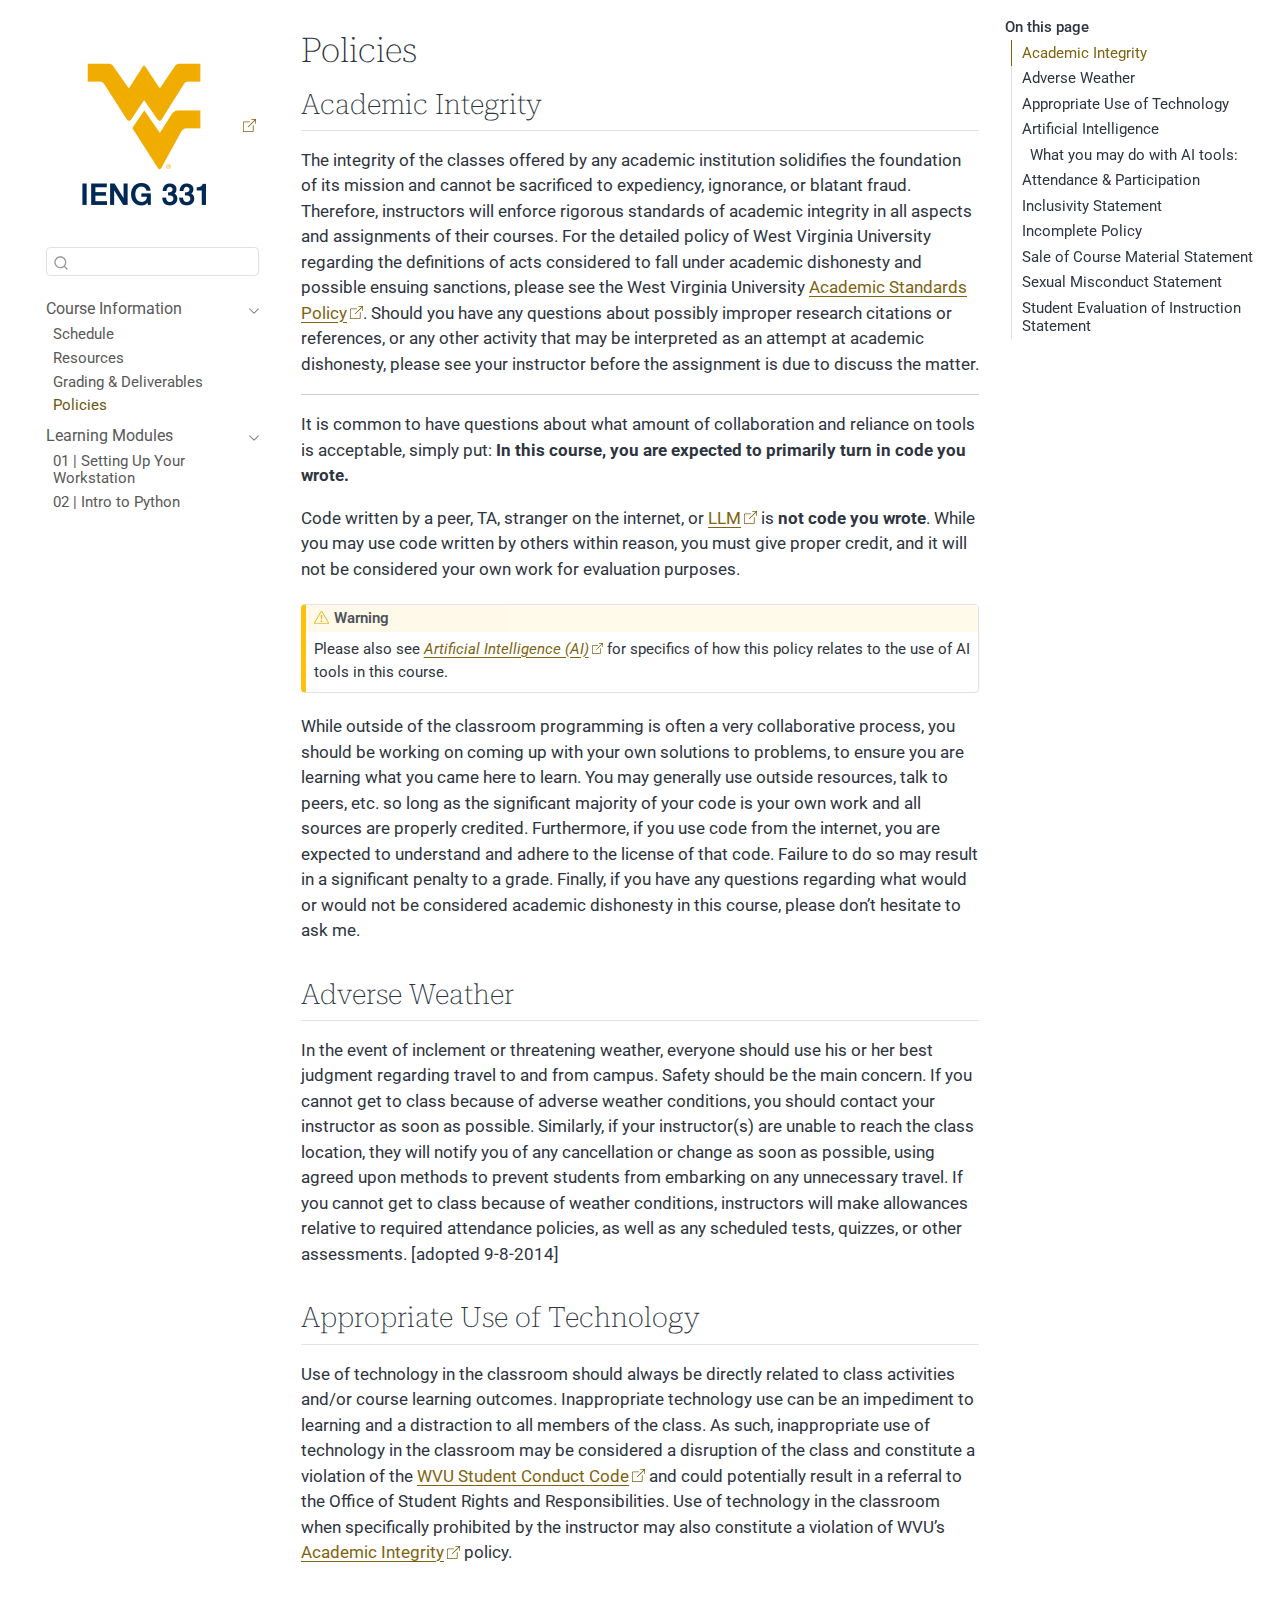
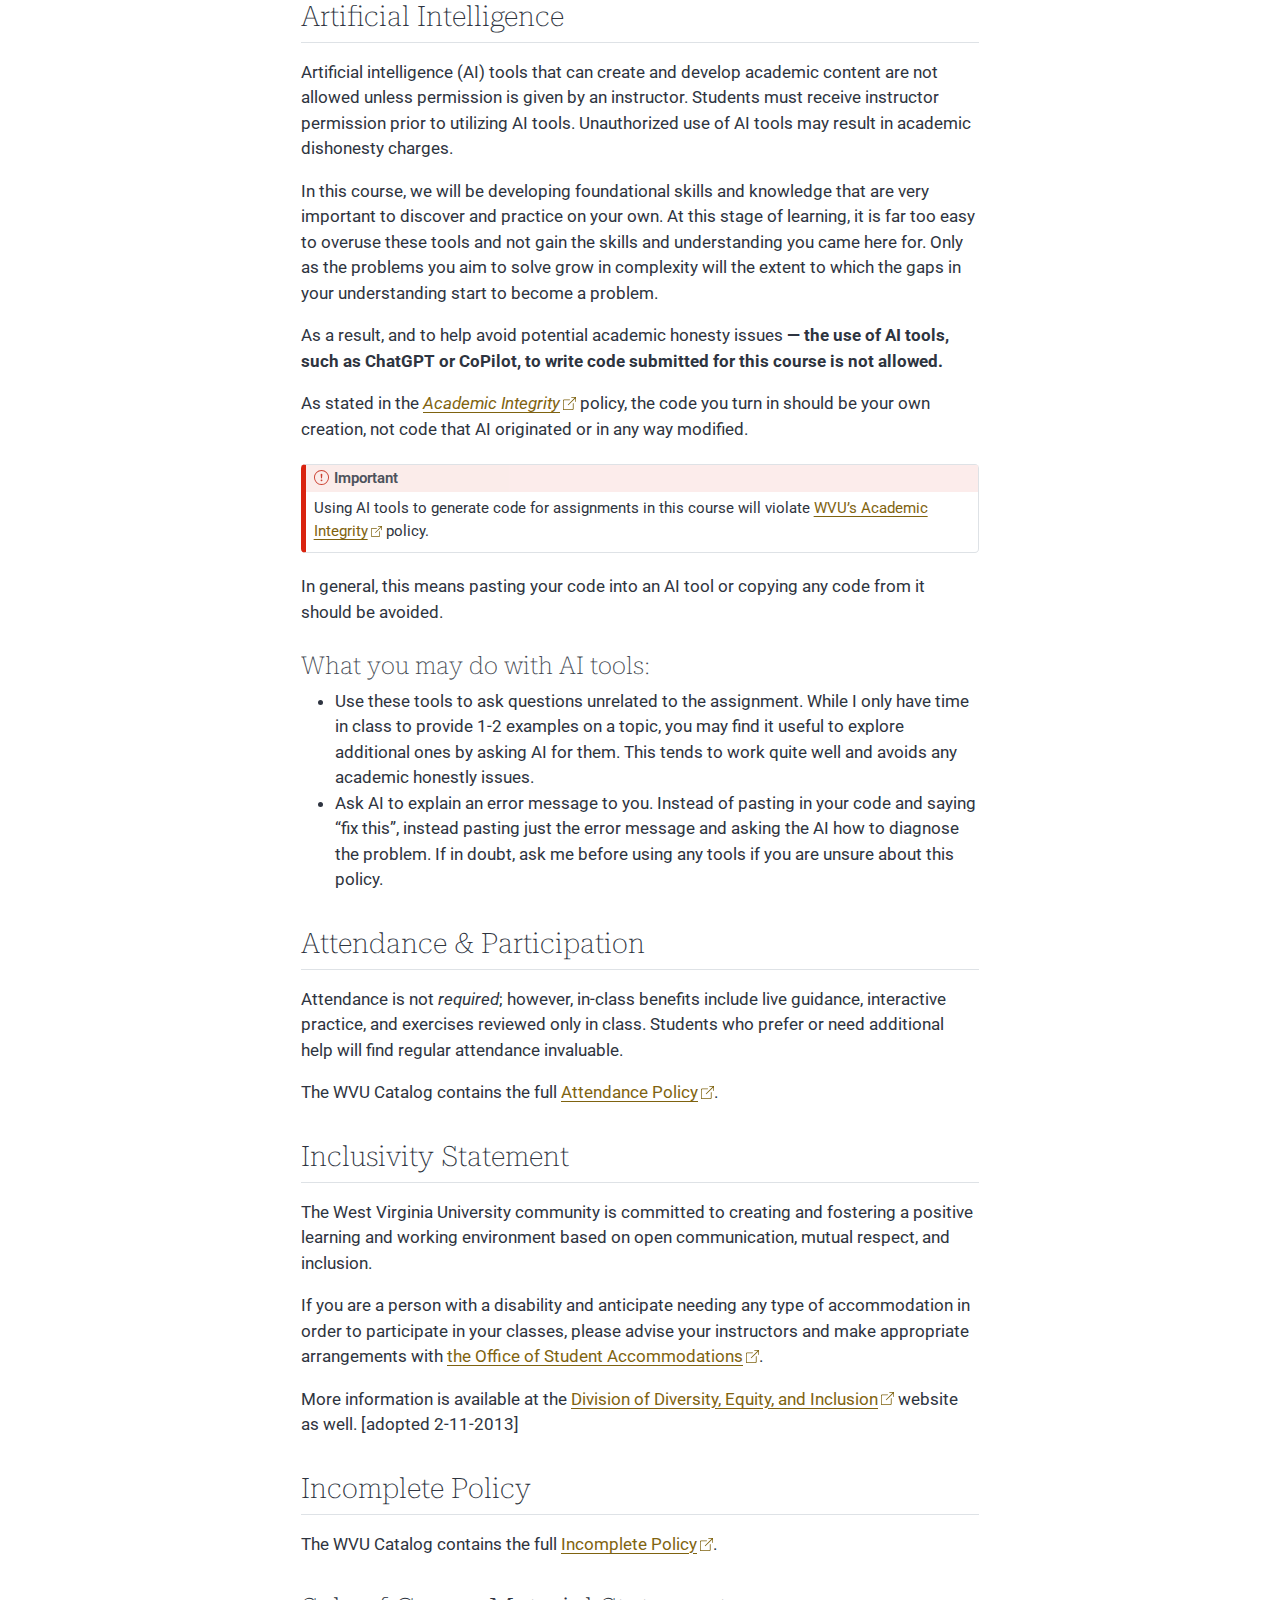
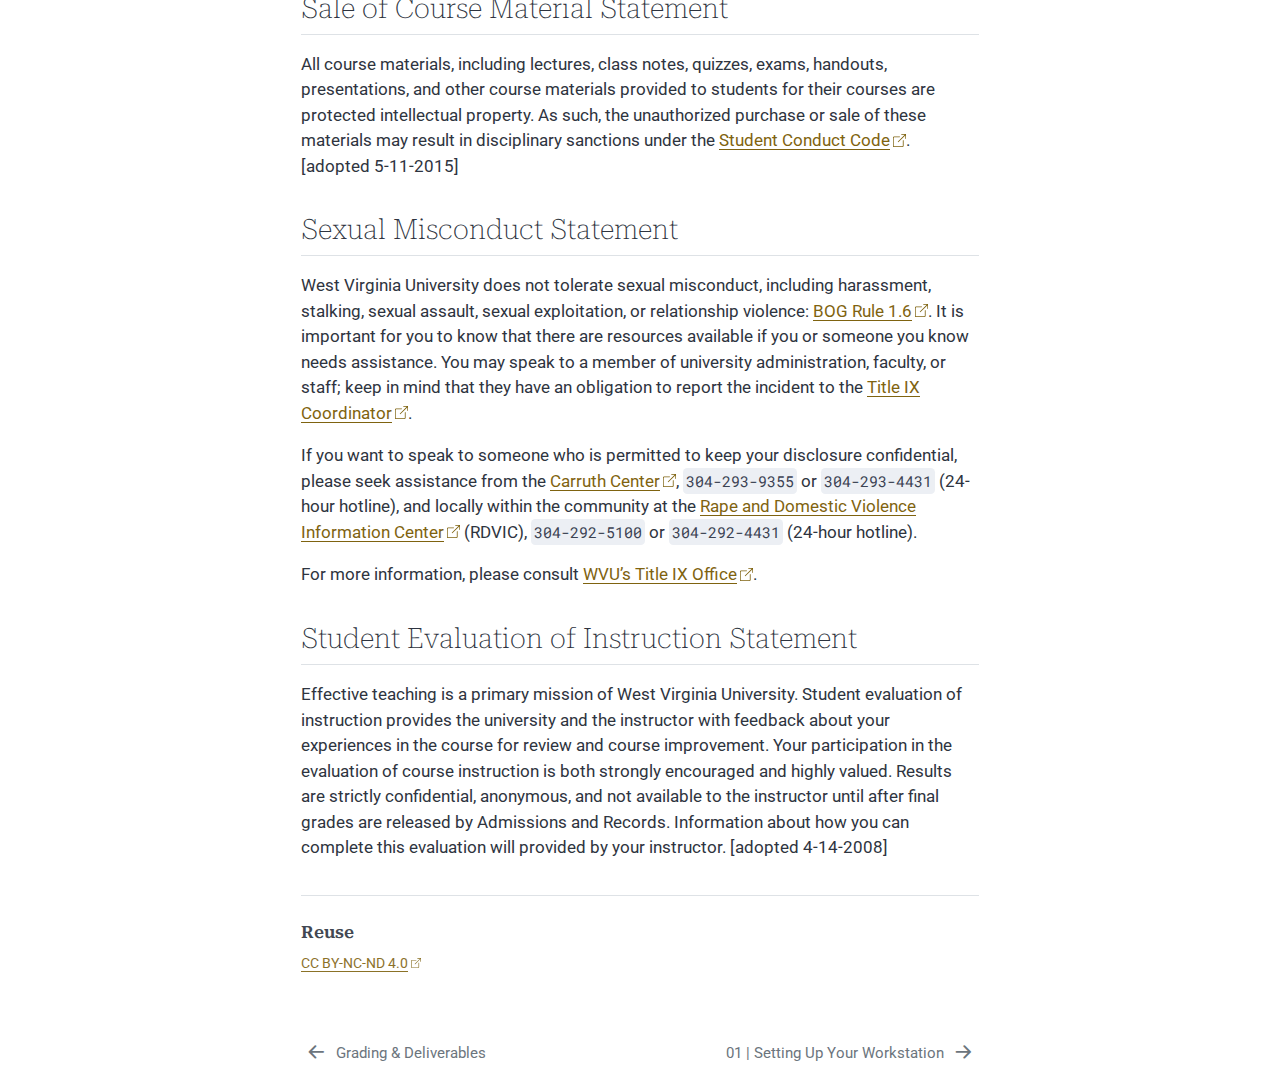
<file: docs/course-information/policies.html>
<!DOCTYPE html>
<html xmlns="http://www.w3.org/1999/xhtml" lang="en" xml:lang="en"><head>

<meta charset="utf-8">
<meta name="generator" content="quarto-1.6.40">

<meta name="viewport" content="width=device-width, initial-scale=1.0, user-scalable=yes">


<title>Policies – IENG 331: Computer
Applications in Industrial Engineering</title>
<style>
code{white-space: pre-wrap;}
span.smallcaps{font-variant: small-caps;}
div.columns{display: flex; gap: min(4vw, 1.5em);}
div.column{flex: auto; overflow-x: auto;}
div.hanging-indent{margin-left: 1.5em; text-indent: -1.5em;}
ul.task-list{list-style: none;}
ul.task-list li input[type="checkbox"] {
  width: 0.8em;
  margin: 0 0.8em 0.2em -1em; /* quarto-specific, see https://github.com/quarto-dev/quarto-cli/issues/4556 */ 
  vertical-align: middle;
}
</style>


<script src="../site_libs/quarto-nav/quarto-nav.js"></script>
<script src="../site_libs/quarto-nav/headroom.min.js"></script>
<script src="../site_libs/clipboard/clipboard.min.js"></script>
<script src="../site_libs/quarto-search/autocomplete.umd.js"></script>
<script src="../site_libs/quarto-search/fuse.min.js"></script>
<script src="../site_libs/quarto-search/quarto-search.js"></script>
<meta name="quarto:offset" content="../">
<link href="../learning-modules/01-setting-up-your-workstation.html" rel="next">
<link href="../course-information/grading-and-deliverables.html" rel="prev">
<link href="../images/flying-wv-gold.png" rel="icon" type="image/png">
<script src="../site_libs/quarto-html/quarto.js"></script>
<script src="../site_libs/quarto-html/popper.min.js"></script>
<script src="../site_libs/quarto-html/tippy.umd.min.js"></script>
<script src="../site_libs/quarto-html/anchor.min.js"></script>
<link href="../site_libs/quarto-html/tippy.css" rel="stylesheet">
<link href="../site_libs/quarto-html/quarto-syntax-highlighting-fdd8e41e452522482f81c6f67b0e9110.css" rel="stylesheet" id="quarto-text-highlighting-styles">
<script src="../site_libs/bootstrap/bootstrap.min.js"></script>
<link href="../site_libs/bootstrap/bootstrap-icons.css" rel="stylesheet">
<link href="../site_libs/bootstrap/bootstrap-7a1606e66d82e84606b9c82b411ee8d3.min.css" rel="stylesheet" append-hash="true" id="quarto-bootstrap" data-mode="light">
<script id="quarto-search-options" type="application/json">{
  "location": "sidebar",
  "copy-button": false,
  "collapse-after": 3,
  "panel-placement": "start",
  "type": "textbox",
  "limit": 50,
  "keyboard-shortcut": [
    "f",
    "/",
    "s"
  ],
  "show-item-context": false,
  "language": {
    "search-no-results-text": "No results",
    "search-matching-documents-text": "matching documents",
    "search-copy-link-title": "Copy link to search",
    "search-hide-matches-text": "Hide additional matches",
    "search-more-match-text": "more match in this document",
    "search-more-matches-text": "more matches in this document",
    "search-clear-button-title": "Clear",
    "search-text-placeholder": "",
    "search-detached-cancel-button-title": "Cancel",
    "search-submit-button-title": "Submit",
    "search-label": "Search"
  }
}</script>
<style>html{ scroll-behavior: smooth; }</style>


<link rel="stylesheet" href="../styles.css">
</head>

<body class="nav-sidebar floating">

<div id="quarto-search-results"></div>
  <header id="quarto-header" class="headroom fixed-top">
  <nav class="quarto-secondary-nav">
    <div class="container-fluid d-flex">
      <button type="button" class="quarto-btn-toggle btn" data-bs-toggle="collapse" role="button" data-bs-target=".quarto-sidebar-collapse-item" aria-controls="quarto-sidebar" aria-expanded="false" aria-label="Toggle sidebar navigation" onclick="if (window.quartoToggleHeadroom) { window.quartoToggleHeadroom(); }">
        <i class="bi bi-layout-text-sidebar-reverse"></i>
      </button>
        <a class="flex-grow-1 no-decor" role="navigation" data-bs-toggle="collapse" data-bs-target=".quarto-sidebar-collapse-item" aria-controls="quarto-sidebar" aria-expanded="false" aria-label="Toggle sidebar navigation" onclick="if (window.quartoToggleHeadroom) { window.quartoToggleHeadroom(); }">      
          <h1 class="quarto-secondary-nav-title">Policies</h1>
        </a>     
      <button type="button" class="btn quarto-search-button" aria-label="Search" onclick="window.quartoOpenSearch();">
        <i class="bi bi-search"></i>
      </button>
    </div>
  </nav>
</header>
<!-- content -->
<div id="quarto-content" class="quarto-container page-columns page-rows-contents page-layout-article">
<!-- sidebar -->
  <nav id="quarto-sidebar" class="sidebar collapse collapse-horizontal quarto-sidebar-collapse-item sidebar-navigation floating overflow-auto">
    <div class="pt-lg-2 mt-2 text-left sidebar-header">
      <a href="../index.html" class="sidebar-logo-link">
      <img src="../images/logo-ieng-331.png" alt="" class="sidebar-logo py-0 d-lg-inline d-none">
      </a>
      </div>
        <div class="mt-2 flex-shrink-0 align-items-center">
        <div class="sidebar-search">
        <div id="quarto-search" class="" title="Search"></div>
        </div>
        </div>
    <div class="sidebar-menu-container"> 
    <ul class="list-unstyled mt-1">
        <li class="sidebar-item sidebar-item-section">
      <div class="sidebar-item-container"> 
            <a class="sidebar-item-text sidebar-link text-start" data-bs-toggle="collapse" data-bs-target="#quarto-sidebar-section-1" role="navigation" aria-expanded="true">
 <span class="menu-text">Course
Information</span></a>
          <a class="sidebar-item-toggle text-start" data-bs-toggle="collapse" data-bs-target="#quarto-sidebar-section-1" role="navigation" aria-expanded="true" aria-label="Toggle section">
            <i class="bi bi-chevron-right ms-2"></i>
          </a> 
      </div>
      <ul id="quarto-sidebar-section-1" class="collapse list-unstyled sidebar-section depth1 show">  
          <li class="sidebar-item">
  <div class="sidebar-item-container"> 
  <a href="../course-information/schedule.html" class="sidebar-item-text sidebar-link">
 <span class="menu-text">Schedule</span></a>
  </div>
</li>
          <li class="sidebar-item">
  <div class="sidebar-item-container"> 
  <a href="../course-information/resources.html" class="sidebar-item-text sidebar-link">
 <span class="menu-text">Resources</span></a>
  </div>
</li>
          <li class="sidebar-item">
  <div class="sidebar-item-container"> 
  <a href="../course-information/grading-and-deliverables.html" class="sidebar-item-text sidebar-link">
 <span class="menu-text">Grading &amp; Deliverables</span></a>
  </div>
</li>
          <li class="sidebar-item">
  <div class="sidebar-item-container"> 
  <a href="../course-information/policies.html" class="sidebar-item-text sidebar-link active">
 <span class="menu-text">Policies</span></a>
  </div>
</li>
      </ul>
  </li>
        <li class="sidebar-item sidebar-item-section">
      <div class="sidebar-item-container"> 
            <a class="sidebar-item-text sidebar-link text-start" data-bs-toggle="collapse" data-bs-target="#quarto-sidebar-section-2" role="navigation" aria-expanded="true">
 <span class="menu-text">Learning
Modules</span></a>
          <a class="sidebar-item-toggle text-start" data-bs-toggle="collapse" data-bs-target="#quarto-sidebar-section-2" role="navigation" aria-expanded="true" aria-label="Toggle section">
            <i class="bi bi-chevron-right ms-2"></i>
          </a> 
      </div>
      <ul id="quarto-sidebar-section-2" class="collapse list-unstyled sidebar-section depth1 show">  
          <li class="sidebar-item">
  <div class="sidebar-item-container"> 
  <a href="../learning-modules/01-setting-up-your-workstation.html" class="sidebar-item-text sidebar-link">
 <span class="menu-text">01
| Setting Up Your Workstation</span></a>
  </div>
</li>
          <li class="sidebar-item">
  <div class="sidebar-item-container"> 
  <a href="../learning-modules/02-intro-to-python.html" class="sidebar-item-text sidebar-link">
 <span class="menu-text">02
| Intro to Python</span></a>
  </div>
</li>
      </ul>
  </li>
    </ul>
    </div>
</nav>
<div id="quarto-sidebar-glass" class="quarto-sidebar-collapse-item" data-bs-toggle="collapse" data-bs-target=".quarto-sidebar-collapse-item"></div>
<!-- margin-sidebar -->
    <div id="quarto-margin-sidebar" class="sidebar margin-sidebar">
        <nav id="TOC" role="doc-toc" class="toc-active" data-toc-expanded="99">
    <h2 id="toc-title">On this page</h2>
   
  <ul>
  <li><a href="#academic-integrity" id="toc-academic-integrity" class="nav-link active" data-scroll-target="#academic-integrity">Academic
  Integrity</a></li>
  <li><a href="#adverse-weather" id="toc-adverse-weather" class="nav-link" data-scroll-target="#adverse-weather">Adverse
  Weather</a></li>
  <li><a href="#appropriate-use-of-technology" id="toc-appropriate-use-of-technology" class="nav-link" data-scroll-target="#appropriate-use-of-technology">Appropriate Use of
  Technology</a></li>
  <li><a href="#artificial-intelligence" id="toc-artificial-intelligence" class="nav-link" data-scroll-target="#artificial-intelligence">Artificial Intelligence</a>
  <ul class="collapse">
  <li><a href="#what-you-may-do-with-ai-tools" id="toc-what-you-may-do-with-ai-tools" class="nav-link" data-scroll-target="#what-you-may-do-with-ai-tools">What you may do with AI
  tools:</a></li>
  </ul></li>
  <li><a href="#attendance-participation" id="toc-attendance-participation" class="nav-link" data-scroll-target="#attendance-participation">Attendance &amp;
  Participation</a></li>
  <li><a href="#inclusivity-statement" id="toc-inclusivity-statement" class="nav-link" data-scroll-target="#inclusivity-statement">Inclusivity Statement</a></li>
  <li><a href="#incomplete-policy" id="toc-incomplete-policy" class="nav-link" data-scroll-target="#incomplete-policy">Incomplete
  Policy</a></li>
  <li><a href="#sale-of-course-material-statement" id="toc-sale-of-course-material-statement" class="nav-link" data-scroll-target="#sale-of-course-material-statement">Sale of Course Material
  Statement</a></li>
  <li><a href="#sexual-misconduct-statement" id="toc-sexual-misconduct-statement" class="nav-link" data-scroll-target="#sexual-misconduct-statement">Sexual Misconduct
  Statement</a></li>
  <li><a href="#student-evaluation-of-instruction-statement" id="toc-student-evaluation-of-instruction-statement" class="nav-link" data-scroll-target="#student-evaluation-of-instruction-statement">Student
  Evaluation of Instruction Statement</a></li>
  </ul>
</nav>
    </div>
<!-- main -->
<main class="content" id="quarto-document-content">

<header id="title-block-header" class="quarto-title-block default">
<div class="quarto-title">
<h1 class="title d-none d-lg-block">Policies</h1>
</div>



<div class="quarto-title-meta">

    
  
    
  </div>
  


</header>


<section id="academic-integrity" class="level2">
<h2 class="anchored" data-anchor-id="academic-integrity">Academic Integrity</h2>
<p>The integrity of the classes offered by any academic institution
solidifies the foundation of its mission and cannot be sacrificed to
expediency, ignorance, or blatant fraud. Therefore, instructors will
enforce rigorous standards of academic integrity in all aspects and
assignments of their courses. For the detailed policy of West Virginia
University regarding the definitions of acts considered to fall under
academic dishonesty and possible ensuing sanctions, please see the West
Virginia University <a href="http://catalog.wvu.edu/undergraduate/coursecreditstermsclassification/">Academic
Standards Policy</a>. Should you have any questions about possibly
improper research citations or references, or any other activity that
may be interpreted as an attempt at academic dishonesty, please see your
instructor before the assignment is due to discuss the matter.</p>
<hr>
<p>It is common to have questions about what amount of collaboration and
reliance on tools is acceptable, simply put: <strong>In this course, you
are expected to primarily turn in code you wrote.</strong></p>
<p>Code written by a peer, TA, stranger on the internet, or <a href="https://www.computerworld.com/article/1627101/what-are-large-language-models-and-how-are-they-used-in-generative-ai.html">LLM</a>
is <strong>not code you wrote</strong>. While you may use code written
by others within reason, you must give proper credit, and it will not be
considered your own work for evaluation purposes.</p>
<div class="callout callout-style-default callout-warning callout-titled">
<div class="callout-header d-flex align-content-center">
<div class="callout-icon-container">
<i class="callout-icon"></i>
</div>
<div class="callout-title-container flex-fill">
Warning
</div>
</div>
<div class="callout-body-container callout-body">
<p>Please also see <a href="#artificial-intelligence"><em>Artificial
Intelligence (AI)</em></a> for specifics of how this policy relates to
the use of AI tools in this course.</p>
</div>
</div>
<p>While outside of the classroom programming is often a very
collaborative process, you should be working on coming up with your own
solutions to problems, to ensure you are learning what you came here to
learn. You may generally use outside resources, talk to peers, etc. so
long as the significant majority of your code is your own work and all
sources are properly credited. Furthermore, if you use code from the
internet, you are expected to understand and adhere to the license of
that code. Failure to do so may result in a significant penalty to a
grade. Finally, if you have any questions regarding what would or would
not be considered academic dishonesty in this course, please don’t
hesitate to ask me.</p>
</section>
<section id="adverse-weather" class="level2">
<h2 class="anchored" data-anchor-id="adverse-weather">Adverse Weather</h2>
<p>In the event of inclement or threatening weather, everyone should use
his or her best judgment regarding travel to and from campus. Safety
should be the main concern. If you cannot get to class because of
adverse weather conditions, you should contact your instructor as soon
as possible. Similarly, if your instructor(s) are unable to reach the
class location, they will notify you of any cancellation or change as
soon as possible, using agreed upon methods to prevent students from
embarking on any unnecessary travel. If you cannot get to class because
of weather conditions, instructors will make allowances relative to
required attendance policies, as well as any scheduled tests, quizzes,
or other assessments. [adopted 9-8-2014]</p>
</section>
<section id="appropriate-use-of-technology" class="level2">
<h2 class="anchored" data-anchor-id="appropriate-use-of-technology">Appropriate Use of Technology</h2>
<p>Use of technology in the classroom should always be directly related
to class activities and/or course learning outcomes. Inappropriate
technology use can be an impediment to learning and a distraction to all
members of the class. As such, inappropriate use of technology in the
classroom may be considered a disruption of the class and constitute a
violation of the <a href="https://studentresponsibility.wvu.edu/campus-student-code">WVU
Student Conduct Code</a> and could potentially result in a referral to
the Office of Student Rights and Responsibilities. Use of technology in
the classroom when specifically prohibited by the instructor may also
constitute a violation of WVU’s <a href="http://catalog.wvu.edu/undergraduate/coursecreditstermsclassification/">Academic
Integrity</a> policy.</p>
</section>
<section id="artificial-intelligence" class="level2">
<h2 class="anchored" data-anchor-id="artificial-intelligence">Artificial Intelligence</h2>
<p>Artificial intelligence (AI) tools that can create and develop
academic content are not allowed unless permission is given by an
instructor. Students must receive instructor permission prior to
utilizing AI tools. Unauthorized use of AI tools may result in academic
dishonesty charges.</p>
<p>In this course, we will be developing foundational skills and
knowledge that are very important to discover and practice on your own.
At this stage of learning, it is far too easy to overuse these tools and
not gain the skills and understanding you came here for. Only as the
problems you aim to solve grow in complexity will the extent to which
the gaps in your understanding start to become a problem.</p>
<p>As a result, and to help avoid potential academic honesty issues
<strong>— the use of AI tools, such as ChatGPT or CoPilot, to write code
submitted for this course is not allowed.</strong></p>
<p>As stated in the <a href="#academic-integrity"><em>Academic
Integrity</em></a> policy, the code you turn in should be your own
creation, not code that AI originated or in any way modified.</p>
<div class="callout callout-style-default callout-important callout-titled">
<div class="callout-header d-flex align-content-center">
<div class="callout-icon-container">
<i class="callout-icon"></i>
</div>
<div class="callout-title-container flex-fill">
Important
</div>
</div>
<div class="callout-body-container callout-body">
<p>Using AI tools to generate code for assignments in this course will
violate <a href="http://catalog.wvu.edu/undergraduate/coursecreditstermsclassification/">WVU’s
Academic Integrity</a> policy.</p>
</div>
</div>
<p>In general, this means pasting your code into an AI tool or copying
any code from it should be avoided.</p>
<section id="what-you-may-do-with-ai-tools" class="level3">
<h3 class="anchored" data-anchor-id="what-you-may-do-with-ai-tools">What you may do with AI tools:</h3>
<ul>
<li>Use these tools to ask questions unrelated to the assignment. While
I only have time in class to provide 1-2 examples on a topic, you may
find it useful to explore additional ones by asking AI for them. This
tends to work quite well and avoids any academic honestly issues.</li>
<li>Ask AI to explain an error message to you. Instead of pasting in
your code and saying “fix this”, instead pasting just the error message
and asking the AI how to diagnose the problem. If in doubt, ask me
before using any tools if you are unsure about this policy.</li>
</ul>
</section>
</section>
<section id="attendance-participation" class="level2">
<h2 class="anchored" data-anchor-id="attendance-participation">Attendance &amp; Participation</h2>
<p>Attendance is not <em>required</em>; however, in-class benefits
include live guidance, interactive practice, and exercises reviewed only
in class. Students who prefer or need additional help will find regular
attendance invaluable.</p>
<p>The WVU Catalog contains the full <a href="http://catalog.wvu.edu/undergraduate/enrollmentandregistration/#enrollmenttext">Attendance
Policy</a>.</p>
</section>
<section id="inclusivity-statement" class="level2">
<h2 class="anchored" data-anchor-id="inclusivity-statement">Inclusivity Statement</h2>
<p>The West Virginia University community is committed to creating and
fostering a positive learning and working environment based on open
communication, mutual respect, and inclusion.</p>
<p>If you are a person with a disability and anticipate needing any type
of accommodation in order to participate in your classes, please advise
your instructors and make appropriate arrangements with <a href="http://osa.wvu.edu/">the Office of Student Accommodations</a>.</p>
<p>More information is available at the <a href="http://diversity.wvu.edu/">Division of Diversity, Equity, and
Inclusion</a> website as well. [adopted 2-11-2013]</p>
</section>
<section id="incomplete-policy" class="level2">
<h2 class="anchored" data-anchor-id="incomplete-policy">Incomplete Policy</h2>
<p>The WVU Catalog contains the full <a href="http://catalog.wvu.edu/undergraduate/enrollmentandregistration/#gradestext">Incomplete
Policy</a>.</p>
</section>
<section id="sale-of-course-material-statement" class="level2">
<h2 class="anchored" data-anchor-id="sale-of-course-material-statement">Sale of Course Material Statement</h2>
<p>All course materials, including lectures, class notes, quizzes,
exams, handouts, presentations, and other course materials provided to
students for their courses are protected intellectual property. As such,
the unauthorized purchase or sale of these materials may result in
disciplinary sanctions under the <a href="https://studentresponsibility.wvu.edu/campus-student-code">Student
Conduct Code</a>. [adopted 5-11-2015]</p>
</section>
<section id="sexual-misconduct-statement" class="level2">
<h2 class="anchored" data-anchor-id="sexual-misconduct-statement">Sexual Misconduct Statement</h2>
<p>West Virginia University does not tolerate sexual misconduct,
including harassment, stalking, sexual assault, sexual exploitation, or
relationship violence: <a href="https://policies.wvu.edu/finalized-bog-rules/bog-governance-rule-1-6-rule">BOG
Rule 1.6</a>. It is important for you to know that there are resources
available if you or someone you know needs assistance. You may speak to
a member of university administration, faculty, or staff; keep in mind
that they have an obligation to report the incident to the <a href="http://titleix.wvu.edu/what-is-title-ix/who-is-the-title-ix-coordinator">Title
IX Coordinator</a>.</p>
<p>If you want to speak to someone who is permitted to keep your
disclosure confidential, please seek assistance from the <a href="http://carruth.wvu.edu/">Carruth Center</a>,
<code>304-293-9355</code> or <code>304-293-4431</code> (24-hour
hotline), and locally within the community at the <a href="http://www.rdvic.org/">Rape and Domestic Violence Information
Center</a> (RDVIC), <code>304-292-5100</code> or
<code>304-292-4431</code> (24-hour hotline).</p>
<p>For more information, please consult <a href="https://titleix.wvu.edu/resources-offices">WVU’s Title IX
Office</a>.</p>
</section>
<section id="student-evaluation-of-instruction-statement" class="level2">
<h2 class="anchored" data-anchor-id="student-evaluation-of-instruction-statement">Student Evaluation of Instruction Statement</h2>
<p>Effective teaching is a primary mission of West Virginia University.
Student evaluation of instruction provides the university and the
instructor with feedback about your experiences in the course for review
and course improvement. Your participation in the evaluation of course
instruction is both strongly encouraged and highly valued. Results are
strictly confidential, anonymous, and not available to the instructor
until after final grades are released by Admissions and Records.
Information about how you can complete this evaluation will provided by
your instructor. [adopted 4-14-2008]</p>


</section>

<a onclick="window.scrollTo(0, 0); return false;" role="button" id="quarto-back-to-top"><i class="bi bi-arrow-up"></i> Back to top</a><div id="quarto-appendix" class="default"><section class="quarto-appendix-contents" id="quarto-reuse"><h2 class="anchored quarto-appendix-heading">Reuse</h2><div class="quarto-appendix-contents"><div><a rel="license" href="https://creativecommons.org/licenses/by-nc-nd/4.0/">CC BY-NC-ND 4.0</a></div></div></section></div></main> <!-- /main -->
<script id="quarto-html-after-body" type="application/javascript">
window.document.addEventListener("DOMContentLoaded", function (event) {
  const toggleBodyColorMode = (bsSheetEl) => {
    const mode = bsSheetEl.getAttribute("data-mode");
    const bodyEl = window.document.querySelector("body");
    if (mode === "dark") {
      bodyEl.classList.add("quarto-dark");
      bodyEl.classList.remove("quarto-light");
    } else {
      bodyEl.classList.add("quarto-light");
      bodyEl.classList.remove("quarto-dark");
    }
  }
  const toggleBodyColorPrimary = () => {
    const bsSheetEl = window.document.querySelector("link#quarto-bootstrap");
    if (bsSheetEl) {
      toggleBodyColorMode(bsSheetEl);
    }
  }
  toggleBodyColorPrimary();  
  const icon = "";
  const anchorJS = new window.AnchorJS();
  anchorJS.options = {
    placement: 'right',
    icon: icon
  };
  anchorJS.add('.anchored');
  const isCodeAnnotation = (el) => {
    for (const clz of el.classList) {
      if (clz.startsWith('code-annotation-')) {                     
        return true;
      }
    }
    return false;
  }
  const onCopySuccess = function(e) {
    // button target
    const button = e.trigger;
    // don't keep focus
    button.blur();
    // flash "checked"
    button.classList.add('code-copy-button-checked');
    var currentTitle = button.getAttribute("title");
    button.setAttribute("title", "Copied!");
    let tooltip;
    if (window.bootstrap) {
      button.setAttribute("data-bs-toggle", "tooltip");
      button.setAttribute("data-bs-placement", "left");
      button.setAttribute("data-bs-title", "Copied!");
      tooltip = new bootstrap.Tooltip(button, 
        { trigger: "manual", 
          customClass: "code-copy-button-tooltip",
          offset: [0, -8]});
      tooltip.show();    
    }
    setTimeout(function() {
      if (tooltip) {
        tooltip.hide();
        button.removeAttribute("data-bs-title");
        button.removeAttribute("data-bs-toggle");
        button.removeAttribute("data-bs-placement");
      }
      button.setAttribute("title", currentTitle);
      button.classList.remove('code-copy-button-checked');
    }, 1000);
    // clear code selection
    e.clearSelection();
  }
  const getTextToCopy = function(trigger) {
      const codeEl = trigger.previousElementSibling.cloneNode(true);
      for (const childEl of codeEl.children) {
        if (isCodeAnnotation(childEl)) {
          childEl.remove();
        }
      }
      return codeEl.innerText;
  }
  const clipboard = new window.ClipboardJS('.code-copy-button:not([data-in-quarto-modal])', {
    text: getTextToCopy
  });
  clipboard.on('success', onCopySuccess);
  if (window.document.getElementById('quarto-embedded-source-code-modal')) {
    const clipboardModal = new window.ClipboardJS('.code-copy-button[data-in-quarto-modal]', {
      text: getTextToCopy,
      container: window.document.getElementById('quarto-embedded-source-code-modal')
    });
    clipboardModal.on('success', onCopySuccess);
  }
    var localhostRegex = new RegExp(/^(?:http|https):\/\/localhost\:?[0-9]*\//);
    var mailtoRegex = new RegExp(/^mailto:/);
      var filterRegex = new RegExp("wvu-ieng-331\.github\.io");
    var isInternal = (href) => {
        return filterRegex.test(href) || localhostRegex.test(href) || mailtoRegex.test(href);
    }
    // Inspect non-navigation links and adorn them if external
 	var links = window.document.querySelectorAll('a[href]:not(.nav-link):not(.navbar-brand):not(.toc-action):not(.sidebar-link):not(.sidebar-item-toggle):not(.pagination-link):not(.no-external):not([aria-hidden]):not(.dropdown-item):not(.quarto-navigation-tool):not(.about-link)');
    for (var i=0; i<links.length; i++) {
      const link = links[i];
      if (!isInternal(link.href)) {
        // undo the damage that might have been done by quarto-nav.js in the case of
        // links that we want to consider external
        if (link.dataset.originalHref !== undefined) {
          link.href = link.dataset.originalHref;
        }
          // target, if specified
          link.setAttribute("target", "_blank");
          if (link.getAttribute("rel") === null) {
            link.setAttribute("rel", "noopener");
          }
          // default icon
          link.classList.add("external");
      }
    }
  function tippyHover(el, contentFn, onTriggerFn, onUntriggerFn) {
    const config = {
      allowHTML: true,
      maxWidth: 500,
      delay: 100,
      arrow: false,
      appendTo: function(el) {
          return el.parentElement;
      },
      interactive: true,
      interactiveBorder: 10,
      theme: 'quarto',
      placement: 'bottom-start',
    };
    if (contentFn) {
      config.content = contentFn;
    }
    if (onTriggerFn) {
      config.onTrigger = onTriggerFn;
    }
    if (onUntriggerFn) {
      config.onUntrigger = onUntriggerFn;
    }
    window.tippy(el, config); 
  }
  const noterefs = window.document.querySelectorAll('a[role="doc-noteref"]');
  for (var i=0; i<noterefs.length; i++) {
    const ref = noterefs[i];
    tippyHover(ref, function() {
      // use id or data attribute instead here
      let href = ref.getAttribute('data-footnote-href') || ref.getAttribute('href');
      try { href = new URL(href).hash; } catch {}
      const id = href.replace(/^#\/?/, "");
      const note = window.document.getElementById(id);
      if (note) {
        return note.innerHTML;
      } else {
        return "";
      }
    });
  }
  const xrefs = window.document.querySelectorAll('a.quarto-xref');
  const processXRef = (id, note) => {
    // Strip column container classes
    const stripColumnClz = (el) => {
      el.classList.remove("page-full", "page-columns");
      if (el.children) {
        for (const child of el.children) {
          stripColumnClz(child);
        }
      }
    }
    stripColumnClz(note)
    if (id === null || id.startsWith('sec-')) {
      // Special case sections, only their first couple elements
      const container = document.createElement("div");
      if (note.children && note.children.length > 2) {
        container.appendChild(note.children[0].cloneNode(true));
        for (let i = 1; i < note.children.length; i++) {
          const child = note.children[i];
          if (child.tagName === "P" && child.innerText === "") {
            continue;
          } else {
            container.appendChild(child.cloneNode(true));
            break;
          }
        }
        if (window.Quarto?.typesetMath) {
          window.Quarto.typesetMath(container);
        }
        return container.innerHTML
      } else {
        if (window.Quarto?.typesetMath) {
          window.Quarto.typesetMath(note);
        }
        return note.innerHTML;
      }
    } else {
      // Remove any anchor links if they are present
      const anchorLink = note.querySelector('a.anchorjs-link');
      if (anchorLink) {
        anchorLink.remove();
      }
      if (window.Quarto?.typesetMath) {
        window.Quarto.typesetMath(note);
      }
      if (note.classList.contains("callout")) {
        return note.outerHTML;
      } else {
        return note.innerHTML;
      }
    }
  }
  for (var i=0; i<xrefs.length; i++) {
    const xref = xrefs[i];
    tippyHover(xref, undefined, function(instance) {
      instance.disable();
      let url = xref.getAttribute('href');
      let hash = undefined; 
      if (url.startsWith('#')) {
        hash = url;
      } else {
        try { hash = new URL(url).hash; } catch {}
      }
      if (hash) {
        const id = hash.replace(/^#\/?/, "");
        const note = window.document.getElementById(id);
        if (note !== null) {
          try {
            const html = processXRef(id, note.cloneNode(true));
            instance.setContent(html);
          } finally {
            instance.enable();
            instance.show();
          }
        } else {
          // See if we can fetch this
          fetch(url.split('#')[0])
          .then(res => res.text())
          .then(html => {
            const parser = new DOMParser();
            const htmlDoc = parser.parseFromString(html, "text/html");
            const note = htmlDoc.getElementById(id);
            if (note !== null) {
              const html = processXRef(id, note);
              instance.setContent(html);
            } 
          }).finally(() => {
            instance.enable();
            instance.show();
          });
        }
      } else {
        // See if we can fetch a full url (with no hash to target)
        // This is a special case and we should probably do some content thinning / targeting
        fetch(url)
        .then(res => res.text())
        .then(html => {
          const parser = new DOMParser();
          const htmlDoc = parser.parseFromString(html, "text/html");
          const note = htmlDoc.querySelector('main.content');
          if (note !== null) {
            // This should only happen for chapter cross references
            // (since there is no id in the URL)
            // remove the first header
            if (note.children.length > 0 && note.children[0].tagName === "HEADER") {
              note.children[0].remove();
            }
            const html = processXRef(null, note);
            instance.setContent(html);
          } 
        }).finally(() => {
          instance.enable();
          instance.show();
        });
      }
    }, function(instance) {
    });
  }
      let selectedAnnoteEl;
      const selectorForAnnotation = ( cell, annotation) => {
        let cellAttr = 'data-code-cell="' + cell + '"';
        let lineAttr = 'data-code-annotation="' +  annotation + '"';
        const selector = 'span[' + cellAttr + '][' + lineAttr + ']';
        return selector;
      }
      const selectCodeLines = (annoteEl) => {
        const doc = window.document;
        const targetCell = annoteEl.getAttribute("data-target-cell");
        const targetAnnotation = annoteEl.getAttribute("data-target-annotation");
        const annoteSpan = window.document.querySelector(selectorForAnnotation(targetCell, targetAnnotation));
        const lines = annoteSpan.getAttribute("data-code-lines").split(",");
        const lineIds = lines.map((line) => {
          return targetCell + "-" + line;
        })
        let top = null;
        let height = null;
        let parent = null;
        if (lineIds.length > 0) {
            //compute the position of the single el (top and bottom and make a div)
            const el = window.document.getElementById(lineIds[0]);
            top = el.offsetTop;
            height = el.offsetHeight;
            parent = el.parentElement.parentElement;
          if (lineIds.length > 1) {
            const lastEl = window.document.getElementById(lineIds[lineIds.length - 1]);
            const bottom = lastEl.offsetTop + lastEl.offsetHeight;
            height = bottom - top;
          }
          if (top !== null && height !== null && parent !== null) {
            // cook up a div (if necessary) and position it 
            let div = window.document.getElementById("code-annotation-line-highlight");
            if (div === null) {
              div = window.document.createElement("div");
              div.setAttribute("id", "code-annotation-line-highlight");
              div.style.position = 'absolute';
              parent.appendChild(div);
            }
            div.style.top = top - 2 + "px";
            div.style.height = height + 4 + "px";
            div.style.left = 0;
            let gutterDiv = window.document.getElementById("code-annotation-line-highlight-gutter");
            if (gutterDiv === null) {
              gutterDiv = window.document.createElement("div");
              gutterDiv.setAttribute("id", "code-annotation-line-highlight-gutter");
              gutterDiv.style.position = 'absolute';
              const codeCell = window.document.getElementById(targetCell);
              const gutter = codeCell.querySelector('.code-annotation-gutter');
              gutter.appendChild(gutterDiv);
            }
            gutterDiv.style.top = top - 2 + "px";
            gutterDiv.style.height = height + 4 + "px";
          }
          selectedAnnoteEl = annoteEl;
        }
      };
      const unselectCodeLines = () => {
        const elementsIds = ["code-annotation-line-highlight", "code-annotation-line-highlight-gutter"];
        elementsIds.forEach((elId) => {
          const div = window.document.getElementById(elId);
          if (div) {
            div.remove();
          }
        });
        selectedAnnoteEl = undefined;
      };
        // Handle positioning of the toggle
    window.addEventListener(
      "resize",
      throttle(() => {
        elRect = undefined;
        if (selectedAnnoteEl) {
          selectCodeLines(selectedAnnoteEl);
        }
      }, 10)
    );
    function throttle(fn, ms) {
    let throttle = false;
    let timer;
      return (...args) => {
        if(!throttle) { // first call gets through
            fn.apply(this, args);
            throttle = true;
        } else { // all the others get throttled
            if(timer) clearTimeout(timer); // cancel #2
            timer = setTimeout(() => {
              fn.apply(this, args);
              timer = throttle = false;
            }, ms);
        }
      };
    }
      // Attach click handler to the DT
      const annoteDls = window.document.querySelectorAll('dt[data-target-cell]');
      for (const annoteDlNode of annoteDls) {
        annoteDlNode.addEventListener('click', (event) => {
          const clickedEl = event.target;
          if (clickedEl !== selectedAnnoteEl) {
            unselectCodeLines();
            const activeEl = window.document.querySelector('dt[data-target-cell].code-annotation-active');
            if (activeEl) {
              activeEl.classList.remove('code-annotation-active');
            }
            selectCodeLines(clickedEl);
            clickedEl.classList.add('code-annotation-active');
          } else {
            // Unselect the line
            unselectCodeLines();
            clickedEl.classList.remove('code-annotation-active');
          }
        });
      }
  const findCites = (el) => {
    const parentEl = el.parentElement;
    if (parentEl) {
      const cites = parentEl.dataset.cites;
      if (cites) {
        return {
          el,
          cites: cites.split(' ')
        };
      } else {
        return findCites(el.parentElement)
      }
    } else {
      return undefined;
    }
  };
  var bibliorefs = window.document.querySelectorAll('a[role="doc-biblioref"]');
  for (var i=0; i<bibliorefs.length; i++) {
    const ref = bibliorefs[i];
    const citeInfo = findCites(ref);
    if (citeInfo) {
      tippyHover(citeInfo.el, function() {
        var popup = window.document.createElement('div');
        citeInfo.cites.forEach(function(cite) {
          var citeDiv = window.document.createElement('div');
          citeDiv.classList.add('hanging-indent');
          citeDiv.classList.add('csl-entry');
          var biblioDiv = window.document.getElementById('ref-' + cite);
          if (biblioDiv) {
            citeDiv.innerHTML = biblioDiv.innerHTML;
          }
          popup.appendChild(citeDiv);
        });
        return popup.innerHTML;
      });
    }
  }
});
</script>
<nav class="page-navigation">
  <div class="nav-page nav-page-previous">
      <a href="../course-information/grading-and-deliverables.html" class="pagination-link" aria-label="Grading &amp; Deliverables">
        <i class="bi bi-arrow-left-short"></i> <span class="nav-page-text">Grading &amp; Deliverables</span>
      </a>          
  </div>
  <div class="nav-page nav-page-next">
      <a href="../learning-modules/01-setting-up-your-workstation.html" class="pagination-link" aria-label="01 | Setting Up Your Workstation">
        <span class="nav-page-text">01 | Setting Up Your
Workstation</span> <i class="bi bi-arrow-right-short"></i>
      </a>
  </div>
</nav>
</div> <!-- /content -->




<script src="../site_libs/quarto-html/zenscroll-min.js"></script>
</body></html>
</file>
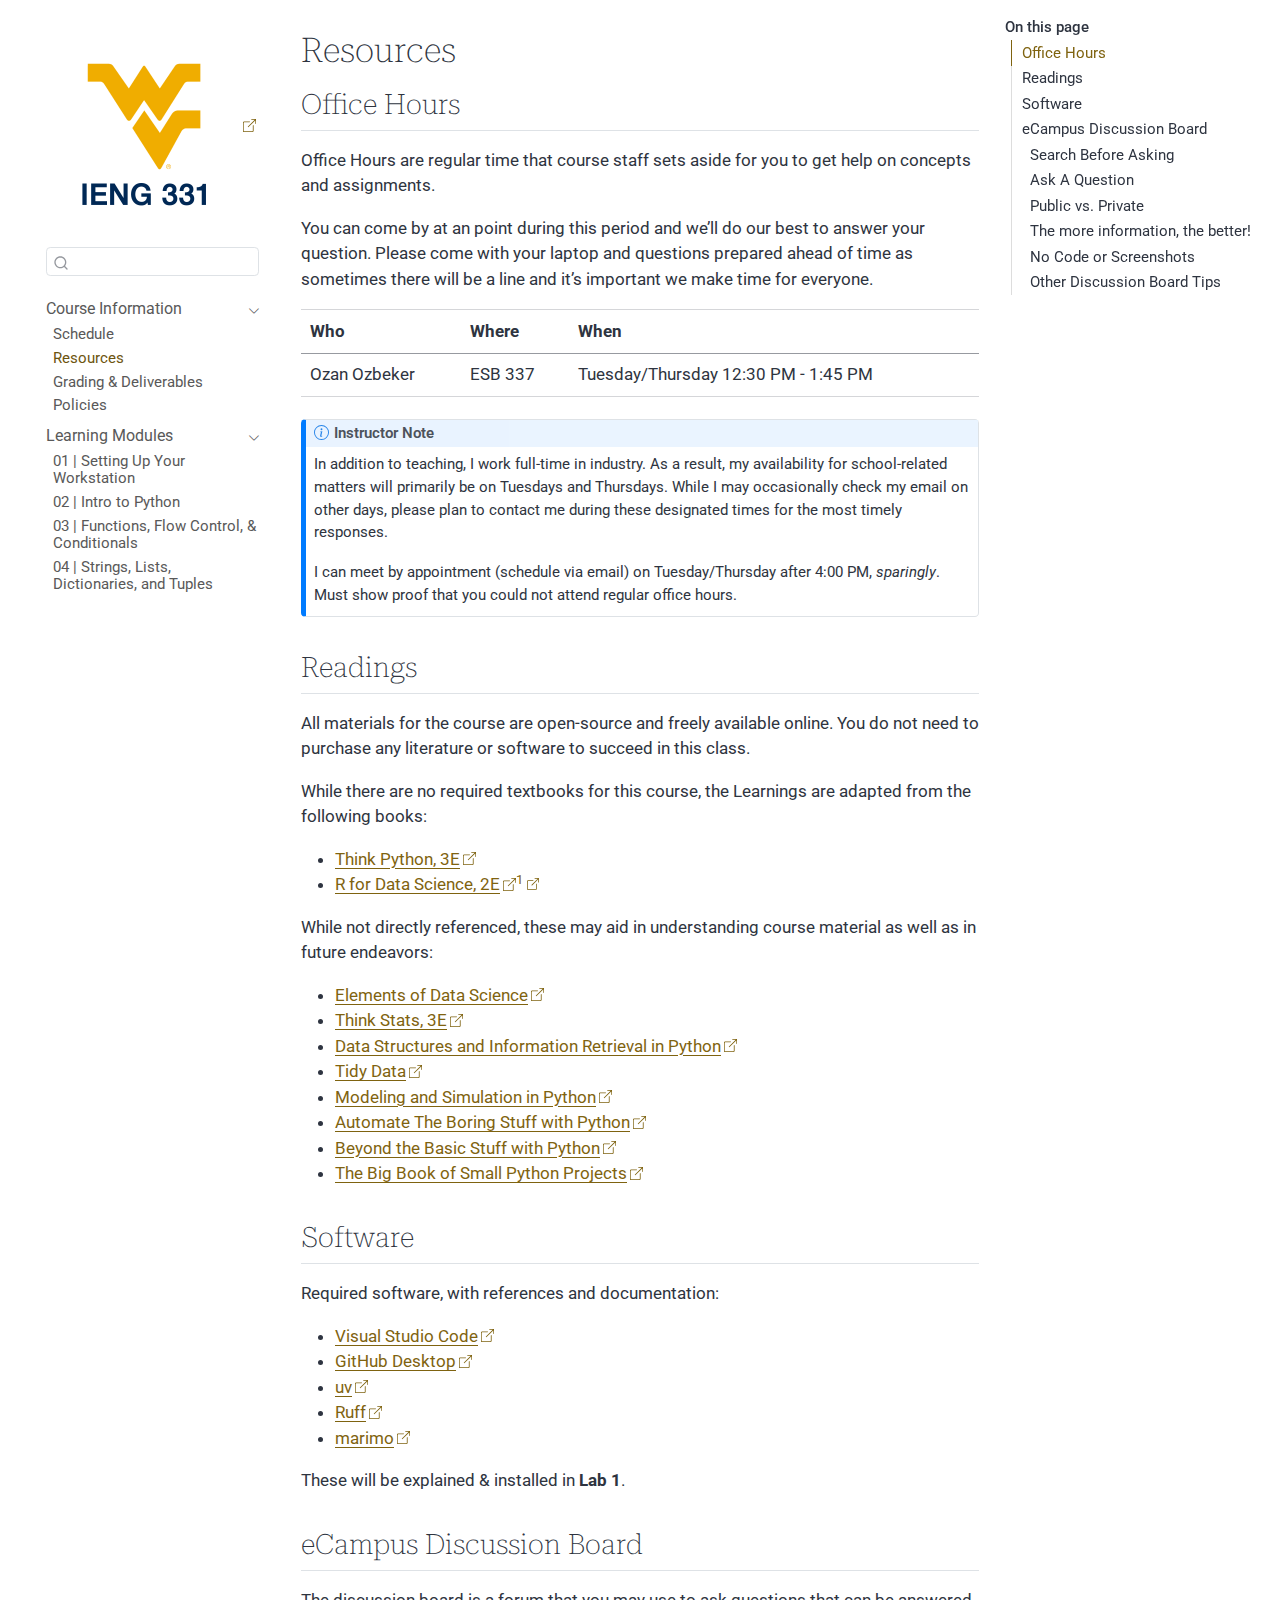
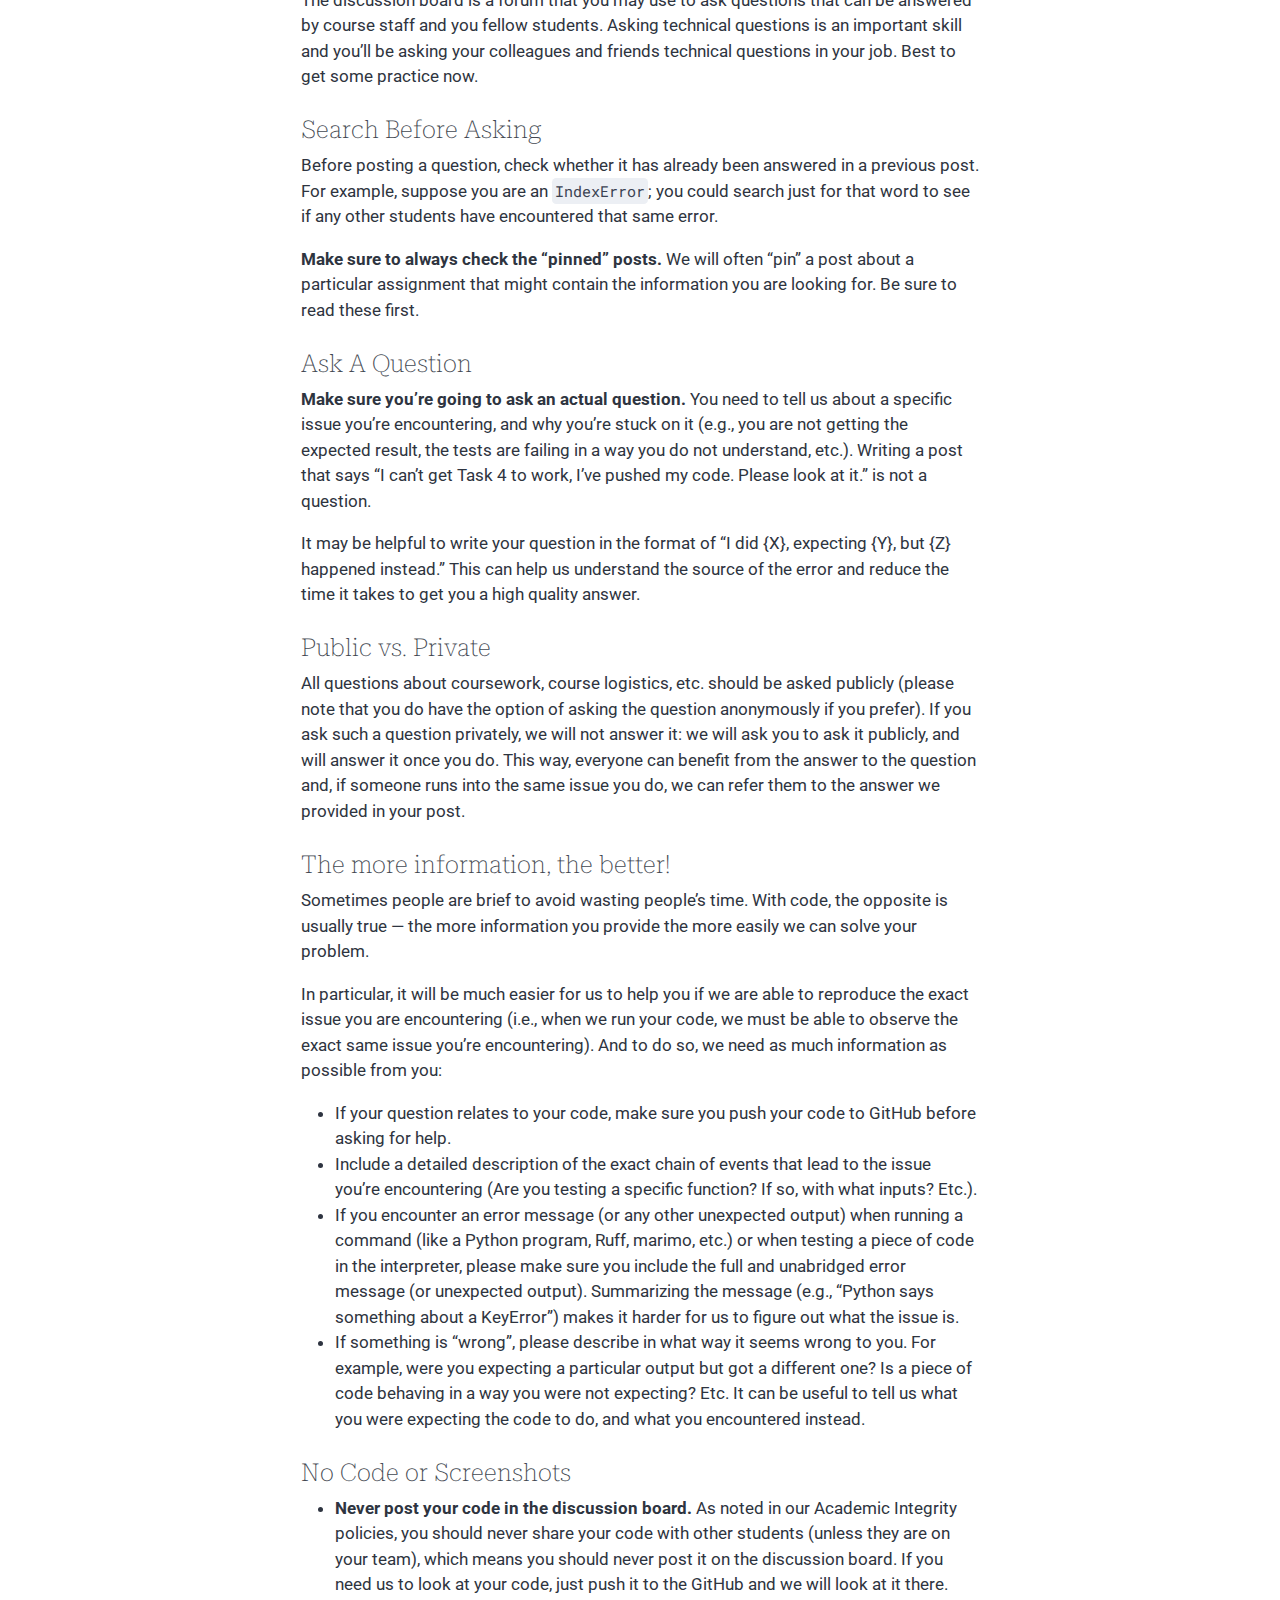
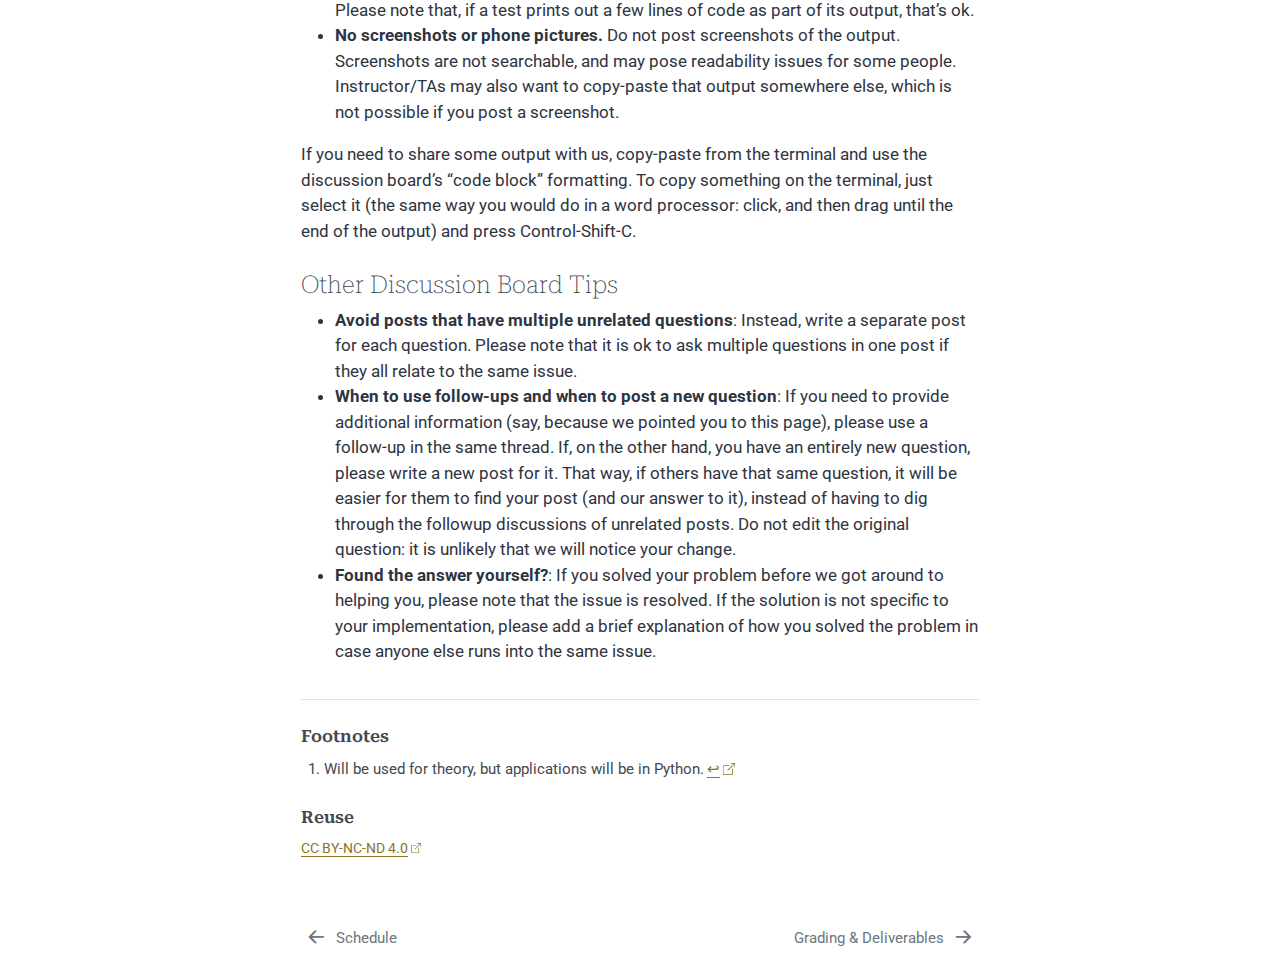
<file: docs/course-information/resources.html>
<!DOCTYPE html>
<html xmlns="http://www.w3.org/1999/xhtml" lang="en" xml:lang="en"><head>

<meta charset="utf-8">
<meta name="generator" content="quarto-1.6.40">

<meta name="viewport" content="width=device-width, initial-scale=1.0, user-scalable=yes">


<title>Resources – IENG 331: Computer
Applications in Industrial Engineering</title>
<style>
code{white-space: pre-wrap;}
span.smallcaps{font-variant: small-caps;}
div.columns{display: flex; gap: min(4vw, 1.5em);}
div.column{flex: auto; overflow-x: auto;}
div.hanging-indent{margin-left: 1.5em; text-indent: -1.5em;}
ul.task-list{list-style: none;}
ul.task-list li input[type="checkbox"] {
  width: 0.8em;
  margin: 0 0.8em 0.2em -1em; /* quarto-specific, see https://github.com/quarto-dev/quarto-cli/issues/4556 */ 
  vertical-align: middle;
}
</style>


<script src="../site_libs/quarto-nav/quarto-nav.js"></script>
<script src="../site_libs/quarto-nav/headroom.min.js"></script>
<script src="../site_libs/clipboard/clipboard.min.js"></script>
<script src="../site_libs/quarto-search/autocomplete.umd.js"></script>
<script src="../site_libs/quarto-search/fuse.min.js"></script>
<script src="../site_libs/quarto-search/quarto-search.js"></script>
<meta name="quarto:offset" content="../">
<link href="../course-information/grading-and-deliverables.html" rel="next">
<link href="../course-information/schedule.html" rel="prev">
<link href="../images/flying-wv-gold.png" rel="icon" type="image/png">
<script src="../site_libs/quarto-html/quarto.js"></script>
<script src="../site_libs/quarto-html/popper.min.js"></script>
<script src="../site_libs/quarto-html/tippy.umd.min.js"></script>
<script src="../site_libs/quarto-html/anchor.min.js"></script>
<link href="../site_libs/quarto-html/tippy.css" rel="stylesheet">
<link href="../site_libs/quarto-html/quarto-syntax-highlighting-fdd8e41e452522482f81c6f67b0e9110.css" rel="stylesheet" id="quarto-text-highlighting-styles">
<script src="../site_libs/bootstrap/bootstrap.min.js"></script>
<link href="../site_libs/bootstrap/bootstrap-icons.css" rel="stylesheet">
<link href="../site_libs/bootstrap/bootstrap-7a1606e66d82e84606b9c82b411ee8d3.min.css" rel="stylesheet" append-hash="true" id="quarto-bootstrap" data-mode="light">
<script id="quarto-search-options" type="application/json">{
  "location": "sidebar",
  "copy-button": false,
  "collapse-after": 3,
  "panel-placement": "start",
  "type": "textbox",
  "limit": 50,
  "keyboard-shortcut": [
    "f",
    "/",
    "s"
  ],
  "show-item-context": false,
  "language": {
    "search-no-results-text": "No results",
    "search-matching-documents-text": "matching documents",
    "search-copy-link-title": "Copy link to search",
    "search-hide-matches-text": "Hide additional matches",
    "search-more-match-text": "more match in this document",
    "search-more-matches-text": "more matches in this document",
    "search-clear-button-title": "Clear",
    "search-text-placeholder": "",
    "search-detached-cancel-button-title": "Cancel",
    "search-submit-button-title": "Submit",
    "search-label": "Search"
  }
}</script>
<style>html{ scroll-behavior: smooth; }</style>


<link rel="stylesheet" href="../styles.css">
</head>

<body class="nav-sidebar floating">

<div id="quarto-search-results"></div>
  <header id="quarto-header" class="headroom fixed-top">
  <nav class="quarto-secondary-nav">
    <div class="container-fluid d-flex">
      <button type="button" class="quarto-btn-toggle btn" data-bs-toggle="collapse" role="button" data-bs-target=".quarto-sidebar-collapse-item" aria-controls="quarto-sidebar" aria-expanded="false" aria-label="Toggle sidebar navigation" onclick="if (window.quartoToggleHeadroom) { window.quartoToggleHeadroom(); }">
        <i class="bi bi-layout-text-sidebar-reverse"></i>
      </button>
        <a class="flex-grow-1 no-decor" role="navigation" data-bs-toggle="collapse" data-bs-target=".quarto-sidebar-collapse-item" aria-controls="quarto-sidebar" aria-expanded="false" aria-label="Toggle sidebar navigation" onclick="if (window.quartoToggleHeadroom) { window.quartoToggleHeadroom(); }">      
          <h1 class="quarto-secondary-nav-title">Resources</h1>
        </a>     
      <button type="button" class="btn quarto-search-button" aria-label="Search" onclick="window.quartoOpenSearch();">
        <i class="bi bi-search"></i>
      </button>
    </div>
  </nav>
</header>
<!-- content -->
<div id="quarto-content" class="quarto-container page-columns page-rows-contents page-layout-article">
<!-- sidebar -->
  <nav id="quarto-sidebar" class="sidebar collapse collapse-horizontal quarto-sidebar-collapse-item sidebar-navigation floating overflow-auto">
    <div class="pt-lg-2 mt-2 text-left sidebar-header">
      <a href="../index.html" class="sidebar-logo-link">
      <img src="../images/logo-ieng-331.png" alt="" class="sidebar-logo py-0 d-lg-inline d-none">
      </a>
      </div>
        <div class="mt-2 flex-shrink-0 align-items-center">
        <div class="sidebar-search">
        <div id="quarto-search" class="" title="Search"></div>
        </div>
        </div>
    <div class="sidebar-menu-container"> 
    <ul class="list-unstyled mt-1">
        <li class="sidebar-item sidebar-item-section">
      <div class="sidebar-item-container"> 
            <a class="sidebar-item-text sidebar-link text-start" data-bs-toggle="collapse" data-bs-target="#quarto-sidebar-section-1" role="navigation" aria-expanded="true">
 <span class="menu-text">Course
Information</span></a>
          <a class="sidebar-item-toggle text-start" data-bs-toggle="collapse" data-bs-target="#quarto-sidebar-section-1" role="navigation" aria-expanded="true" aria-label="Toggle section">
            <i class="bi bi-chevron-right ms-2"></i>
          </a> 
      </div>
      <ul id="quarto-sidebar-section-1" class="collapse list-unstyled sidebar-section depth1 show">  
          <li class="sidebar-item">
  <div class="sidebar-item-container"> 
  <a href="../course-information/schedule.html" class="sidebar-item-text sidebar-link">
 <span class="menu-text">Schedule</span></a>
  </div>
</li>
          <li class="sidebar-item">
  <div class="sidebar-item-container"> 
  <a href="../course-information/resources.html" class="sidebar-item-text sidebar-link active">
 <span class="menu-text">Resources</span></a>
  </div>
</li>
          <li class="sidebar-item">
  <div class="sidebar-item-container"> 
  <a href="../course-information/grading-and-deliverables.html" class="sidebar-item-text sidebar-link">
 <span class="menu-text">Grading &amp; Deliverables</span></a>
  </div>
</li>
          <li class="sidebar-item">
  <div class="sidebar-item-container"> 
  <a href="../course-information/policies.html" class="sidebar-item-text sidebar-link">
 <span class="menu-text">Policies</span></a>
  </div>
</li>
      </ul>
  </li>
        <li class="sidebar-item sidebar-item-section">
      <div class="sidebar-item-container"> 
            <a class="sidebar-item-text sidebar-link text-start" data-bs-toggle="collapse" data-bs-target="#quarto-sidebar-section-2" role="navigation" aria-expanded="true">
 <span class="menu-text">Learning
Modules</span></a>
          <a class="sidebar-item-toggle text-start" data-bs-toggle="collapse" data-bs-target="#quarto-sidebar-section-2" role="navigation" aria-expanded="true" aria-label="Toggle section">
            <i class="bi bi-chevron-right ms-2"></i>
          </a> 
      </div>
      <ul id="quarto-sidebar-section-2" class="collapse list-unstyled sidebar-section depth1 show">  
          <li class="sidebar-item">
  <div class="sidebar-item-container"> 
  <a href="../learning-modules/01-setting-up-your-workstation.html" class="sidebar-item-text sidebar-link">
 <span class="menu-text">01
| Setting Up Your Workstation</span></a>
  </div>
</li>
          <li class="sidebar-item">
  <div class="sidebar-item-container"> 
  <a href="../learning-modules/02-intro-to-python.html" class="sidebar-item-text sidebar-link">
 <span class="menu-text">02
| Intro to Python</span></a>
  </div>
</li>
          <li class="sidebar-item">
  <div class="sidebar-item-container"> 
  <a href="../learning-modules/03-functions-flow-control-and-conditionals.html" class="sidebar-item-text sidebar-link">
 <span class="menu-text">03 | Functions, Flow Control, &amp; Conditionals</span></a>
  </div>
</li>
          <li class="sidebar-item">
  <div class="sidebar-item-container"> 
  <a href="../learning-modules/04-data-structures.html" class="sidebar-item-text sidebar-link">
 <span class="menu-text">04
| Strings, Lists, Dictionaries, and Tuples</span></a>
  </div>
</li>
      </ul>
  </li>
    </ul>
    </div>
</nav>
<div id="quarto-sidebar-glass" class="quarto-sidebar-collapse-item" data-bs-toggle="collapse" data-bs-target=".quarto-sidebar-collapse-item"></div>
<!-- margin-sidebar -->
    <div id="quarto-margin-sidebar" class="sidebar margin-sidebar">
        <nav id="TOC" role="doc-toc" class="toc-active" data-toc-expanded="99">
    <h2 id="toc-title">On this page</h2>
   
  <ul>
  <li><a href="#office-hours" id="toc-office-hours" class="nav-link active" data-scroll-target="#office-hours">Office
  Hours</a></li>
  <li><a href="#readings" id="toc-readings" class="nav-link" data-scroll-target="#readings">Readings</a></li>
  <li><a href="#software" id="toc-software" class="nav-link" data-scroll-target="#software">Software</a></li>
  <li><a href="#ecampus-discussion-board" id="toc-ecampus-discussion-board" class="nav-link" data-scroll-target="#ecampus-discussion-board">eCampus Discussion Board</a>
  <ul class="collapse">
  <li><a href="#search-before-asking" id="toc-search-before-asking" class="nav-link" data-scroll-target="#search-before-asking">Search Before Asking</a></li>
  <li><a href="#ask-a-question" id="toc-ask-a-question" class="nav-link" data-scroll-target="#ask-a-question">Ask A
  Question</a></li>
  <li><a href="#public-vs.-private" id="toc-public-vs.-private" class="nav-link" data-scroll-target="#public-vs.-private">Public
  vs.&nbsp;Private</a></li>
  <li><a href="#the-more-information-the-better" id="toc-the-more-information-the-better" class="nav-link" data-scroll-target="#the-more-information-the-better">The more information, the
  better!</a></li>
  <li><a href="#no-code-or-screenshots" id="toc-no-code-or-screenshots" class="nav-link" data-scroll-target="#no-code-or-screenshots">No Code or Screenshots</a></li>
  <li><a href="#other-discussion-board-tips" id="toc-other-discussion-board-tips" class="nav-link" data-scroll-target="#other-discussion-board-tips">Other Discussion Board
  Tips</a></li>
  </ul></li>
  </ul>
</nav>
    </div>
<!-- main -->
<main class="content" id="quarto-document-content">

<header id="title-block-header" class="quarto-title-block default">
<div class="quarto-title">
<h1 class="title d-none d-lg-block">Resources</h1>
</div>



<div class="quarto-title-meta">

    
  
    
  </div>
  


</header>


<section id="office-hours" class="level2">
<h2 class="anchored" data-anchor-id="office-hours">Office Hours</h2>
<p>Office Hours are regular time that course staff sets aside for you to
get help on concepts and assignments.</p>
<p>You can come by at an point during this period and we’ll do our best
to answer your question. Please come with your laptop and questions
prepared ahead of time as sometimes there will be a line and it’s
important we make time for everyone.</p>
<table class="caption-top table">
<thead>
<tr class="header">
<th style="text-align: left;">Who</th>
<th style="text-align: left;">Where</th>
<th style="text-align: left;">When</th>
</tr>
</thead>
<tbody>
<tr class="odd">
<td style="text-align: left;">Ozan Ozbeker</td>
<td style="text-align: left;">ESB 337</td>
<td style="text-align: left;">Tuesday/Thursday 12:30 PM - 1:45 PM</td>
</tr>
</tbody>
</table>
<div class="callout callout-style-default callout-note callout-titled" title="Instructor Note">
<div class="callout-header d-flex align-content-center">
<div class="callout-icon-container">
<i class="callout-icon"></i>
</div>
<div class="callout-title-container flex-fill">
Instructor Note
</div>
</div>
<div class="callout-body-container callout-body">
<p>In addition to teaching, I work full-time in industry. As a result,
my availability for school-related matters will primarily be on Tuesdays
and Thursdays. While I may occasionally check my email on other days,
please plan to contact me during these designated times for the most
timely responses.</p>
<p>I can meet by appointment (schedule via email) on Tuesday/Thursday
after 4:00 PM, <em>sparingly</em>. Must show proof that you could not
attend regular office hours.</p>
</div>
</div>
</section>
<section id="readings" class="level2">
<h2 class="anchored" data-anchor-id="readings">Readings</h2>
<p>All materials for the course are open-source and freely available
online. You do not need to purchase any literature or software to
succeed in this class.</p>
<p>While there are no required textbooks for this course, the Learnings
are adapted from the following books:</p>
<ul>
<li><a href="https://allendowney.github.io/ThinkPython/">Think Python,
3E</a></li>
<li><a href="https://r4ds.hadley.nz/">R for Data Science, 2E</a><a href="#fn1" class="footnote-ref" id="fnref1" role="doc-noteref"><sup>1</sup></a></li>
</ul>
<p>While not directly referenced, these may aid in understanding course
material as well as in future endeavors:</p>
<ul>
<li><a href="https://allendowney.github.io/ElementsOfDataScience/">Elements of
Data Science</a></li>
<li><a href="https://allendowney.github.io/ThinkStats/">Think Stats,
3E</a></li>
<li><a href="https://allendowney.github.io/DSIRP/">Data Structures and
Information Retrieval in Python</a></li>
<li><a href="https://vita.had.co.nz/papers/tidy-data.pdf">Tidy
Data</a></li>
<li><a href="https://allendowney.github.io/ModSimPy/">Modeling and
Simulation in Python</a></li>
<li><a href="https://automatetheboringstuff.com/">Automate The Boring
Stuff with Python</a></li>
<li><a href="https://inventwithpython.com/beyond/">Beyond the Basic
Stuff with Python</a></li>
<li><a href="https://inventwithpython.com/bigbookpython/">The Big Book
of Small Python Projects</a></li>
</ul>
</section>
<section id="software" class="level2">
<h2 class="anchored" data-anchor-id="software">Software</h2>
<p>Required software, with references and documentation:</p>
<ul>
<li><a href="https://code.visualstudio.com/docs">Visual Studio
Code</a></li>
<li><a href="https://desktop.github.com">GitHub Desktop</a></li>
<li><a href="https://docs.astral.sh/uv/">uv</a></li>
<li><a href="https://docs.astral.sh/ruff/">Ruff</a></li>
<li><a href="https://docs.marimo.io/">marimo</a></li>
</ul>
<p>These will be explained &amp; installed in <strong>Lab
1</strong>.</p>
</section>
<section id="ecampus-discussion-board" class="level2">
<h2 class="anchored" data-anchor-id="ecampus-discussion-board">eCampus Discussion Board</h2>
<p>The discussion board is a forum that you may use to ask questions
that can be answered by course staff and you fellow students. Asking
technical questions is an important skill and you’ll be asking your
colleagues and friends technical questions in your job. Best to get some
practice now.</p>
<section id="search-before-asking" class="level3">
<h3 class="anchored" data-anchor-id="search-before-asking">Search Before Asking</h3>
<p>Before posting a question, check whether it has already been answered
in a previous post. For example, suppose you are an
<code>IndexError</code>; you could search just for that word to see if
any other students have encountered that same error.</p>
<p><strong>Make sure to always check the “pinned” posts.</strong> We
will often “pin” a post about a particular assignment that might contain
the information you are looking for. Be sure to read these first.</p>
</section>
<section id="ask-a-question" class="level3">
<h3 class="anchored" data-anchor-id="ask-a-question">Ask A Question</h3>
<p><strong>Make sure you’re going to ask an actual question.</strong>
You need to tell us about a specific issue you’re encountering, and why
you’re stuck on it (e.g., you are not getting the expected result, the
tests are failing in a way you do not understand, etc.). Writing a post
that says “I can’t get Task 4 to work, I’ve pushed my code. Please look
at it.” is not a question.</p>
<p>It may be helpful to write your question in the format of “I did {X},
expecting {Y}, but {Z} happened instead.” This can help us understand
the source of the error and reduce the time it takes to get you a high
quality answer.</p>
</section>
<section id="public-vs.-private" class="level3">
<h3 class="anchored" data-anchor-id="public-vs.-private">Public vs.&nbsp;Private</h3>
<p>All questions about coursework, course logistics, etc. should be
asked publicly (please note that you do have the option of asking the
question anonymously if you prefer). If you ask such a question
privately, we will not answer it: we will ask you to ask it publicly,
and will answer it once you do. This way, everyone can benefit from the
answer to the question and, if someone runs into the same issue you do,
we can refer them to the answer we provided in your post.</p>
</section>
<section id="the-more-information-the-better" class="level3">
<h3 class="anchored" data-anchor-id="the-more-information-the-better">The more information, the better!</h3>
<p>Sometimes people are brief to avoid wasting people’s time. With code,
the opposite is usually true — the more information you provide the more
easily we can solve your problem.</p>
<p>In particular, it will be much easier for us to help you if we are
able to reproduce the exact issue you are encountering (i.e., when we
run your code, we must be able to observe the exact same issue you’re
encountering). And to do so, we need as much information as possible
from you:</p>
<ul>
<li>If your question relates to your code, make sure you push your code
to GitHub before asking for help.</li>
<li>Include a detailed description of the exact chain of events that
lead to the issue you’re encountering (Are you testing a specific
function? If so, with what inputs? Etc.).</li>
<li>If you encounter an error message (or any other unexpected output)
when running a command (like a Python program, Ruff, marimo, etc.) or
when testing a piece of code in the interpreter, please make sure you
include the full and unabridged error message (or unexpected output).
Summarizing the message (e.g., “Python says something about a KeyError”)
makes it harder for us to figure out what the issue is.</li>
<li>If something is “wrong”, please describe in what way it seems wrong
to you. For example, were you expecting a particular output but got a
different one? Is a piece of code behaving in a way you were not
expecting? Etc. It can be useful to tell us what you were expecting the
code to do, and what you encountered instead.</li>
</ul>
</section>
<section id="no-code-or-screenshots" class="level3">
<h3 class="anchored" data-anchor-id="no-code-or-screenshots">No Code or Screenshots</h3>
<ul>
<li><strong>Never post your code in the discussion board.</strong> As
noted in our Academic Integrity policies, you should never share your
code with other students (unless they are on your team), which means you
should never post it on the discussion board. If you need us to look at
your code, just push it to the GitHub and we will look at it there.
Please note that, if a test prints out a few lines of code as part of
its output, that’s ok.</li>
<li><strong>No screenshots or phone pictures.</strong> Do not post
screenshots of the output. Screenshots are not searchable, and may pose
readability issues for some people. Instructor/TAs may also want to
copy-paste that output somewhere else, which is not possible if you post
a screenshot.</li>
</ul>
<p>If you need to share some output with us, copy-paste from the
terminal and use the discussion board’s “code block” formatting. To copy
something on the terminal, just select it (the same way you would do in
a word processor: click, and then drag until the end of the output) and
press Control-Shift-C.</p>
</section>
<section id="other-discussion-board-tips" class="level3">
<h3 class="anchored" data-anchor-id="other-discussion-board-tips">Other Discussion Board Tips</h3>
<ul>
<li><strong>Avoid posts that have multiple unrelated questions</strong>:
Instead, write a separate post for each question. Please note that it is
ok to ask multiple questions in one post if they all relate to the same
issue.</li>
<li><strong>When to use follow-ups and when to post a new
question</strong>: If you need to provide additional information (say,
because we pointed you to this page), please use a follow-up in the same
thread. If, on the other hand, you have an entirely new question, please
write a new post for it. That way, if others have that same question, it
will be easier for them to find your post (and our answer to it),
instead of having to dig through the followup discussions of unrelated
posts. Do not edit the original question: it is unlikely that we will
notice your change.</li>
<li><strong>Found the answer yourself?</strong>: If you solved your
problem before we got around to helping you, please note that the issue
is resolved. If the solution is not specific to your implementation,
please add a brief explanation of how you solved the problem in case
anyone else runs into the same issue.</li>
</ul>


</section>
</section>


<a onclick="window.scrollTo(0, 0); return false;" role="button" id="quarto-back-to-top"><i class="bi bi-arrow-up"></i> Back to top</a><div id="quarto-appendix" class="default"><section id="footnotes" class="footnotes footnotes-end-of-document" role="doc-endnotes"><h2 class="anchored quarto-appendix-heading">Footnotes</h2>

<ol>
<li id="fn1"><p>Will be used for theory, but applications will be in
Python.<a href="#fnref1" class="footnote-back" role="doc-backlink">↩︎</a></p></li>
</ol>
</section><section class="quarto-appendix-contents" id="quarto-reuse"><h2 class="anchored quarto-appendix-heading">Reuse</h2><div class="quarto-appendix-contents"><div><a rel="license" href="https://creativecommons.org/licenses/by-nc-nd/4.0/">CC BY-NC-ND 4.0</a></div></div></section></div></main> <!-- /main -->
<script id="quarto-html-after-body" type="application/javascript">
window.document.addEventListener("DOMContentLoaded", function (event) {
  const toggleBodyColorMode = (bsSheetEl) => {
    const mode = bsSheetEl.getAttribute("data-mode");
    const bodyEl = window.document.querySelector("body");
    if (mode === "dark") {
      bodyEl.classList.add("quarto-dark");
      bodyEl.classList.remove("quarto-light");
    } else {
      bodyEl.classList.add("quarto-light");
      bodyEl.classList.remove("quarto-dark");
    }
  }
  const toggleBodyColorPrimary = () => {
    const bsSheetEl = window.document.querySelector("link#quarto-bootstrap");
    if (bsSheetEl) {
      toggleBodyColorMode(bsSheetEl);
    }
  }
  toggleBodyColorPrimary();  
  const icon = "";
  const anchorJS = new window.AnchorJS();
  anchorJS.options = {
    placement: 'right',
    icon: icon
  };
  anchorJS.add('.anchored');
  const isCodeAnnotation = (el) => {
    for (const clz of el.classList) {
      if (clz.startsWith('code-annotation-')) {                     
        return true;
      }
    }
    return false;
  }
  const onCopySuccess = function(e) {
    // button target
    const button = e.trigger;
    // don't keep focus
    button.blur();
    // flash "checked"
    button.classList.add('code-copy-button-checked');
    var currentTitle = button.getAttribute("title");
    button.setAttribute("title", "Copied!");
    let tooltip;
    if (window.bootstrap) {
      button.setAttribute("data-bs-toggle", "tooltip");
      button.setAttribute("data-bs-placement", "left");
      button.setAttribute("data-bs-title", "Copied!");
      tooltip = new bootstrap.Tooltip(button, 
        { trigger: "manual", 
          customClass: "code-copy-button-tooltip",
          offset: [0, -8]});
      tooltip.show();    
    }
    setTimeout(function() {
      if (tooltip) {
        tooltip.hide();
        button.removeAttribute("data-bs-title");
        button.removeAttribute("data-bs-toggle");
        button.removeAttribute("data-bs-placement");
      }
      button.setAttribute("title", currentTitle);
      button.classList.remove('code-copy-button-checked');
    }, 1000);
    // clear code selection
    e.clearSelection();
  }
  const getTextToCopy = function(trigger) {
      const codeEl = trigger.previousElementSibling.cloneNode(true);
      for (const childEl of codeEl.children) {
        if (isCodeAnnotation(childEl)) {
          childEl.remove();
        }
      }
      return codeEl.innerText;
  }
  const clipboard = new window.ClipboardJS('.code-copy-button:not([data-in-quarto-modal])', {
    text: getTextToCopy
  });
  clipboard.on('success', onCopySuccess);
  if (window.document.getElementById('quarto-embedded-source-code-modal')) {
    const clipboardModal = new window.ClipboardJS('.code-copy-button[data-in-quarto-modal]', {
      text: getTextToCopy,
      container: window.document.getElementById('quarto-embedded-source-code-modal')
    });
    clipboardModal.on('success', onCopySuccess);
  }
    var localhostRegex = new RegExp(/^(?:http|https):\/\/localhost\:?[0-9]*\//);
    var mailtoRegex = new RegExp(/^mailto:/);
      var filterRegex = new RegExp("wvu-ieng-331\.github\.io");
    var isInternal = (href) => {
        return filterRegex.test(href) || localhostRegex.test(href) || mailtoRegex.test(href);
    }
    // Inspect non-navigation links and adorn them if external
 	var links = window.document.querySelectorAll('a[href]:not(.nav-link):not(.navbar-brand):not(.toc-action):not(.sidebar-link):not(.sidebar-item-toggle):not(.pagination-link):not(.no-external):not([aria-hidden]):not(.dropdown-item):not(.quarto-navigation-tool):not(.about-link)');
    for (var i=0; i<links.length; i++) {
      const link = links[i];
      if (!isInternal(link.href)) {
        // undo the damage that might have been done by quarto-nav.js in the case of
        // links that we want to consider external
        if (link.dataset.originalHref !== undefined) {
          link.href = link.dataset.originalHref;
        }
          // target, if specified
          link.setAttribute("target", "_blank");
          if (link.getAttribute("rel") === null) {
            link.setAttribute("rel", "noopener");
          }
          // default icon
          link.classList.add("external");
      }
    }
  function tippyHover(el, contentFn, onTriggerFn, onUntriggerFn) {
    const config = {
      allowHTML: true,
      maxWidth: 500,
      delay: 100,
      arrow: false,
      appendTo: function(el) {
          return el.parentElement;
      },
      interactive: true,
      interactiveBorder: 10,
      theme: 'quarto',
      placement: 'bottom-start',
    };
    if (contentFn) {
      config.content = contentFn;
    }
    if (onTriggerFn) {
      config.onTrigger = onTriggerFn;
    }
    if (onUntriggerFn) {
      config.onUntrigger = onUntriggerFn;
    }
    window.tippy(el, config); 
  }
  const noterefs = window.document.querySelectorAll('a[role="doc-noteref"]');
  for (var i=0; i<noterefs.length; i++) {
    const ref = noterefs[i];
    tippyHover(ref, function() {
      // use id or data attribute instead here
      let href = ref.getAttribute('data-footnote-href') || ref.getAttribute('href');
      try { href = new URL(href).hash; } catch {}
      const id = href.replace(/^#\/?/, "");
      const note = window.document.getElementById(id);
      if (note) {
        return note.innerHTML;
      } else {
        return "";
      }
    });
  }
  const xrefs = window.document.querySelectorAll('a.quarto-xref');
  const processXRef = (id, note) => {
    // Strip column container classes
    const stripColumnClz = (el) => {
      el.classList.remove("page-full", "page-columns");
      if (el.children) {
        for (const child of el.children) {
          stripColumnClz(child);
        }
      }
    }
    stripColumnClz(note)
    if (id === null || id.startsWith('sec-')) {
      // Special case sections, only their first couple elements
      const container = document.createElement("div");
      if (note.children && note.children.length > 2) {
        container.appendChild(note.children[0].cloneNode(true));
        for (let i = 1; i < note.children.length; i++) {
          const child = note.children[i];
          if (child.tagName === "P" && child.innerText === "") {
            continue;
          } else {
            container.appendChild(child.cloneNode(true));
            break;
          }
        }
        if (window.Quarto?.typesetMath) {
          window.Quarto.typesetMath(container);
        }
        return container.innerHTML
      } else {
        if (window.Quarto?.typesetMath) {
          window.Quarto.typesetMath(note);
        }
        return note.innerHTML;
      }
    } else {
      // Remove any anchor links if they are present
      const anchorLink = note.querySelector('a.anchorjs-link');
      if (anchorLink) {
        anchorLink.remove();
      }
      if (window.Quarto?.typesetMath) {
        window.Quarto.typesetMath(note);
      }
      if (note.classList.contains("callout")) {
        return note.outerHTML;
      } else {
        return note.innerHTML;
      }
    }
  }
  for (var i=0; i<xrefs.length; i++) {
    const xref = xrefs[i];
    tippyHover(xref, undefined, function(instance) {
      instance.disable();
      let url = xref.getAttribute('href');
      let hash = undefined; 
      if (url.startsWith('#')) {
        hash = url;
      } else {
        try { hash = new URL(url).hash; } catch {}
      }
      if (hash) {
        const id = hash.replace(/^#\/?/, "");
        const note = window.document.getElementById(id);
        if (note !== null) {
          try {
            const html = processXRef(id, note.cloneNode(true));
            instance.setContent(html);
          } finally {
            instance.enable();
            instance.show();
          }
        } else {
          // See if we can fetch this
          fetch(url.split('#')[0])
          .then(res => res.text())
          .then(html => {
            const parser = new DOMParser();
            const htmlDoc = parser.parseFromString(html, "text/html");
            const note = htmlDoc.getElementById(id);
            if (note !== null) {
              const html = processXRef(id, note);
              instance.setContent(html);
            } 
          }).finally(() => {
            instance.enable();
            instance.show();
          });
        }
      } else {
        // See if we can fetch a full url (with no hash to target)
        // This is a special case and we should probably do some content thinning / targeting
        fetch(url)
        .then(res => res.text())
        .then(html => {
          const parser = new DOMParser();
          const htmlDoc = parser.parseFromString(html, "text/html");
          const note = htmlDoc.querySelector('main.content');
          if (note !== null) {
            // This should only happen for chapter cross references
            // (since there is no id in the URL)
            // remove the first header
            if (note.children.length > 0 && note.children[0].tagName === "HEADER") {
              note.children[0].remove();
            }
            const html = processXRef(null, note);
            instance.setContent(html);
          } 
        }).finally(() => {
          instance.enable();
          instance.show();
        });
      }
    }, function(instance) {
    });
  }
      let selectedAnnoteEl;
      const selectorForAnnotation = ( cell, annotation) => {
        let cellAttr = 'data-code-cell="' + cell + '"';
        let lineAttr = 'data-code-annotation="' +  annotation + '"';
        const selector = 'span[' + cellAttr + '][' + lineAttr + ']';
        return selector;
      }
      const selectCodeLines = (annoteEl) => {
        const doc = window.document;
        const targetCell = annoteEl.getAttribute("data-target-cell");
        const targetAnnotation = annoteEl.getAttribute("data-target-annotation");
        const annoteSpan = window.document.querySelector(selectorForAnnotation(targetCell, targetAnnotation));
        const lines = annoteSpan.getAttribute("data-code-lines").split(",");
        const lineIds = lines.map((line) => {
          return targetCell + "-" + line;
        })
        let top = null;
        let height = null;
        let parent = null;
        if (lineIds.length > 0) {
            //compute the position of the single el (top and bottom and make a div)
            const el = window.document.getElementById(lineIds[0]);
            top = el.offsetTop;
            height = el.offsetHeight;
            parent = el.parentElement.parentElement;
          if (lineIds.length > 1) {
            const lastEl = window.document.getElementById(lineIds[lineIds.length - 1]);
            const bottom = lastEl.offsetTop + lastEl.offsetHeight;
            height = bottom - top;
          }
          if (top !== null && height !== null && parent !== null) {
            // cook up a div (if necessary) and position it 
            let div = window.document.getElementById("code-annotation-line-highlight");
            if (div === null) {
              div = window.document.createElement("div");
              div.setAttribute("id", "code-annotation-line-highlight");
              div.style.position = 'absolute';
              parent.appendChild(div);
            }
            div.style.top = top - 2 + "px";
            div.style.height = height + 4 + "px";
            div.style.left = 0;
            let gutterDiv = window.document.getElementById("code-annotation-line-highlight-gutter");
            if (gutterDiv === null) {
              gutterDiv = window.document.createElement("div");
              gutterDiv.setAttribute("id", "code-annotation-line-highlight-gutter");
              gutterDiv.style.position = 'absolute';
              const codeCell = window.document.getElementById(targetCell);
              const gutter = codeCell.querySelector('.code-annotation-gutter');
              gutter.appendChild(gutterDiv);
            }
            gutterDiv.style.top = top - 2 + "px";
            gutterDiv.style.height = height + 4 + "px";
          }
          selectedAnnoteEl = annoteEl;
        }
      };
      const unselectCodeLines = () => {
        const elementsIds = ["code-annotation-line-highlight", "code-annotation-line-highlight-gutter"];
        elementsIds.forEach((elId) => {
          const div = window.document.getElementById(elId);
          if (div) {
            div.remove();
          }
        });
        selectedAnnoteEl = undefined;
      };
        // Handle positioning of the toggle
    window.addEventListener(
      "resize",
      throttle(() => {
        elRect = undefined;
        if (selectedAnnoteEl) {
          selectCodeLines(selectedAnnoteEl);
        }
      }, 10)
    );
    function throttle(fn, ms) {
    let throttle = false;
    let timer;
      return (...args) => {
        if(!throttle) { // first call gets through
            fn.apply(this, args);
            throttle = true;
        } else { // all the others get throttled
            if(timer) clearTimeout(timer); // cancel #2
            timer = setTimeout(() => {
              fn.apply(this, args);
              timer = throttle = false;
            }, ms);
        }
      };
    }
      // Attach click handler to the DT
      const annoteDls = window.document.querySelectorAll('dt[data-target-cell]');
      for (const annoteDlNode of annoteDls) {
        annoteDlNode.addEventListener('click', (event) => {
          const clickedEl = event.target;
          if (clickedEl !== selectedAnnoteEl) {
            unselectCodeLines();
            const activeEl = window.document.querySelector('dt[data-target-cell].code-annotation-active');
            if (activeEl) {
              activeEl.classList.remove('code-annotation-active');
            }
            selectCodeLines(clickedEl);
            clickedEl.classList.add('code-annotation-active');
          } else {
            // Unselect the line
            unselectCodeLines();
            clickedEl.classList.remove('code-annotation-active');
          }
        });
      }
  const findCites = (el) => {
    const parentEl = el.parentElement;
    if (parentEl) {
      const cites = parentEl.dataset.cites;
      if (cites) {
        return {
          el,
          cites: cites.split(' ')
        };
      } else {
        return findCites(el.parentElement)
      }
    } else {
      return undefined;
    }
  };
  var bibliorefs = window.document.querySelectorAll('a[role="doc-biblioref"]');
  for (var i=0; i<bibliorefs.length; i++) {
    const ref = bibliorefs[i];
    const citeInfo = findCites(ref);
    if (citeInfo) {
      tippyHover(citeInfo.el, function() {
        var popup = window.document.createElement('div');
        citeInfo.cites.forEach(function(cite) {
          var citeDiv = window.document.createElement('div');
          citeDiv.classList.add('hanging-indent');
          citeDiv.classList.add('csl-entry');
          var biblioDiv = window.document.getElementById('ref-' + cite);
          if (biblioDiv) {
            citeDiv.innerHTML = biblioDiv.innerHTML;
          }
          popup.appendChild(citeDiv);
        });
        return popup.innerHTML;
      });
    }
  }
});
</script>
<nav class="page-navigation">
  <div class="nav-page nav-page-previous">
      <a href="../course-information/schedule.html" class="pagination-link" aria-label="Schedule">
        <i class="bi bi-arrow-left-short"></i> <span class="nav-page-text">Schedule</span>
      </a>          
  </div>
  <div class="nav-page nav-page-next">
      <a href="../course-information/grading-and-deliverables.html" class="pagination-link" aria-label="Grading &amp; Deliverables">
        <span class="nav-page-text">Grading &amp; Deliverables</span> <i class="bi bi-arrow-right-short"></i>
      </a>
  </div>
</nav>
</div> <!-- /content -->




<script src="../site_libs/quarto-html/zenscroll-min.js"></script>
</body></html>
</file>
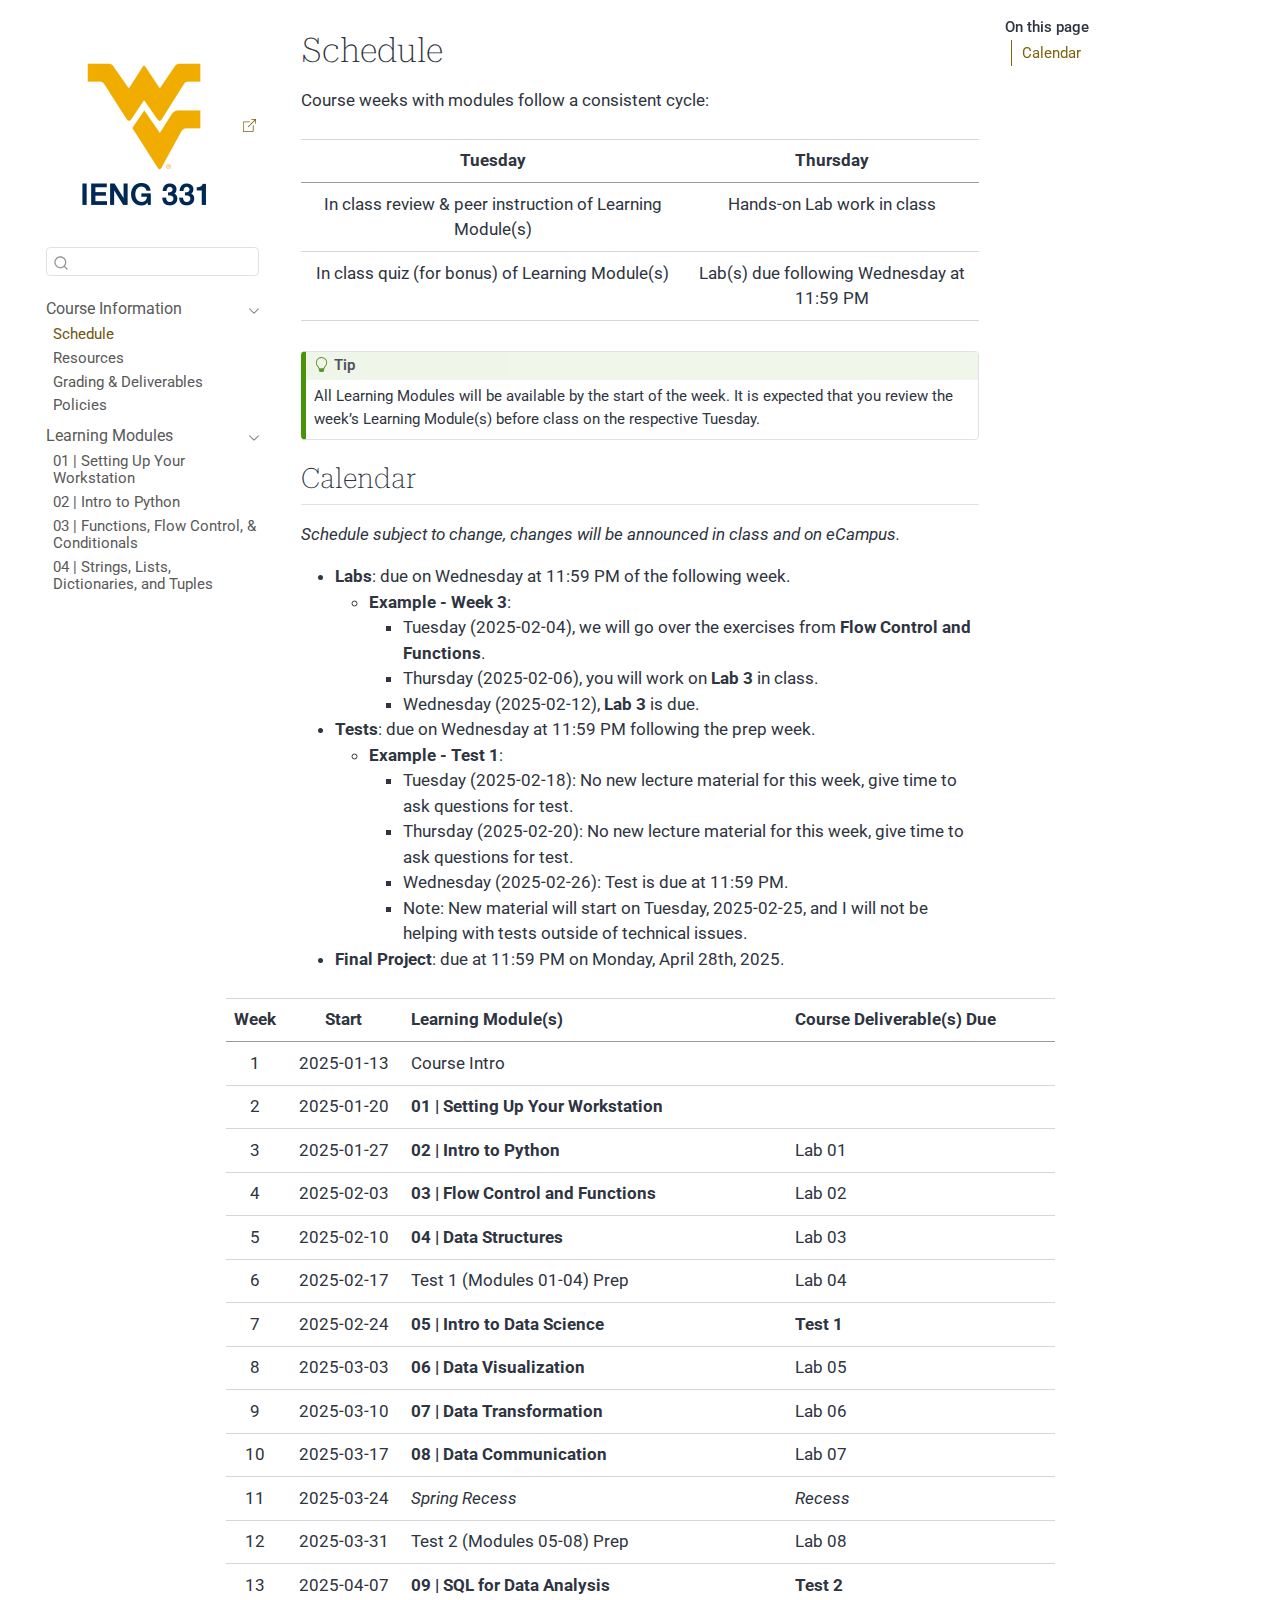
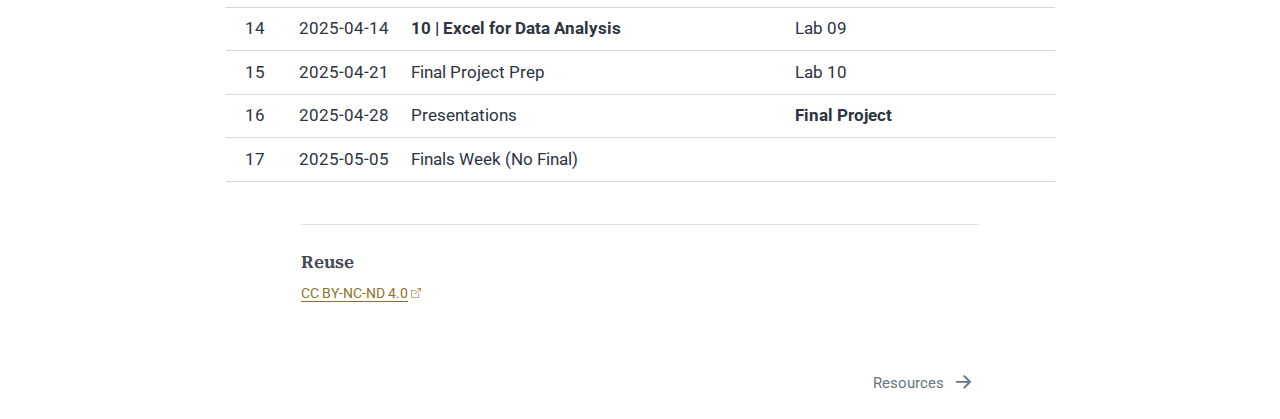
<file: docs/course-information/schedule.html>
<!DOCTYPE html>
<html xmlns="http://www.w3.org/1999/xhtml" lang="en" xml:lang="en"><head>

<meta charset="utf-8">
<meta name="generator" content="quarto-1.6.40">

<meta name="viewport" content="width=device-width, initial-scale=1.0, user-scalable=yes">


<title>Schedule – IENG 331: Computer
Applications in Industrial Engineering</title>
<style>
code{white-space: pre-wrap;}
span.smallcaps{font-variant: small-caps;}
div.columns{display: flex; gap: min(4vw, 1.5em);}
div.column{flex: auto; overflow-x: auto;}
div.hanging-indent{margin-left: 1.5em; text-indent: -1.5em;}
ul.task-list{list-style: none;}
ul.task-list li input[type="checkbox"] {
  width: 0.8em;
  margin: 0 0.8em 0.2em -1em; /* quarto-specific, see https://github.com/quarto-dev/quarto-cli/issues/4556 */ 
  vertical-align: middle;
}
</style>


<script src="../site_libs/quarto-nav/quarto-nav.js"></script>
<script src="../site_libs/quarto-nav/headroom.min.js"></script>
<script src="../site_libs/clipboard/clipboard.min.js"></script>
<script src="../site_libs/quarto-search/autocomplete.umd.js"></script>
<script src="../site_libs/quarto-search/fuse.min.js"></script>
<script src="../site_libs/quarto-search/quarto-search.js"></script>
<meta name="quarto:offset" content="../">
<link href="../course-information/resources.html" rel="next">
<link href="../images/flying-wv-gold.png" rel="icon" type="image/png">
<script src="../site_libs/quarto-html/quarto.js"></script>
<script src="../site_libs/quarto-html/popper.min.js"></script>
<script src="../site_libs/quarto-html/tippy.umd.min.js"></script>
<script src="../site_libs/quarto-html/anchor.min.js"></script>
<link href="../site_libs/quarto-html/tippy.css" rel="stylesheet">
<link href="../site_libs/quarto-html/quarto-syntax-highlighting-fdd8e41e452522482f81c6f67b0e9110.css" rel="stylesheet" id="quarto-text-highlighting-styles">
<script src="../site_libs/bootstrap/bootstrap.min.js"></script>
<link href="../site_libs/bootstrap/bootstrap-icons.css" rel="stylesheet">
<link href="../site_libs/bootstrap/bootstrap-7a1606e66d82e84606b9c82b411ee8d3.min.css" rel="stylesheet" append-hash="true" id="quarto-bootstrap" data-mode="light">
<script id="quarto-search-options" type="application/json">{
  "location": "sidebar",
  "copy-button": false,
  "collapse-after": 3,
  "panel-placement": "start",
  "type": "textbox",
  "limit": 50,
  "keyboard-shortcut": [
    "f",
    "/",
    "s"
  ],
  "show-item-context": false,
  "language": {
    "search-no-results-text": "No results",
    "search-matching-documents-text": "matching documents",
    "search-copy-link-title": "Copy link to search",
    "search-hide-matches-text": "Hide additional matches",
    "search-more-match-text": "more match in this document",
    "search-more-matches-text": "more matches in this document",
    "search-clear-button-title": "Clear",
    "search-text-placeholder": "",
    "search-detached-cancel-button-title": "Cancel",
    "search-submit-button-title": "Submit",
    "search-label": "Search"
  }
}</script>
<style>html{ scroll-behavior: smooth; }</style>


<link rel="stylesheet" href="../styles.css">
</head>

<body class="nav-sidebar floating">

<div id="quarto-search-results"></div>
  <header id="quarto-header" class="headroom fixed-top">
  <nav class="quarto-secondary-nav">
    <div class="container-fluid d-flex">
      <button type="button" class="quarto-btn-toggle btn" data-bs-toggle="collapse" role="button" data-bs-target=".quarto-sidebar-collapse-item" aria-controls="quarto-sidebar" aria-expanded="false" aria-label="Toggle sidebar navigation" onclick="if (window.quartoToggleHeadroom) { window.quartoToggleHeadroom(); }">
        <i class="bi bi-layout-text-sidebar-reverse"></i>
      </button>
        <a class="flex-grow-1 no-decor" role="navigation" data-bs-toggle="collapse" data-bs-target=".quarto-sidebar-collapse-item" aria-controls="quarto-sidebar" aria-expanded="false" aria-label="Toggle sidebar navigation" onclick="if (window.quartoToggleHeadroom) { window.quartoToggleHeadroom(); }">      
          <h1 class="quarto-secondary-nav-title">Schedule</h1>
        </a>     
      <button type="button" class="btn quarto-search-button" aria-label="Search" onclick="window.quartoOpenSearch();">
        <i class="bi bi-search"></i>
      </button>
    </div>
  </nav>
</header>
<!-- content -->
<div id="quarto-content" class="quarto-container page-columns page-rows-contents page-layout-article">
<!-- sidebar -->
  <nav id="quarto-sidebar" class="sidebar collapse collapse-horizontal quarto-sidebar-collapse-item sidebar-navigation floating overflow-auto">
    <div class="pt-lg-2 mt-2 text-left sidebar-header">
      <a href="../index.html" class="sidebar-logo-link">
      <img src="../images/logo-ieng-331.png" alt="" class="sidebar-logo py-0 d-lg-inline d-none">
      </a>
      </div>
        <div class="mt-2 flex-shrink-0 align-items-center">
        <div class="sidebar-search">
        <div id="quarto-search" class="" title="Search"></div>
        </div>
        </div>
    <div class="sidebar-menu-container"> 
    <ul class="list-unstyled mt-1">
        <li class="sidebar-item sidebar-item-section">
      <div class="sidebar-item-container"> 
            <a class="sidebar-item-text sidebar-link text-start" data-bs-toggle="collapse" data-bs-target="#quarto-sidebar-section-1" role="navigation" aria-expanded="true">
 <span class="menu-text">Course
Information</span></a>
          <a class="sidebar-item-toggle text-start" data-bs-toggle="collapse" data-bs-target="#quarto-sidebar-section-1" role="navigation" aria-expanded="true" aria-label="Toggle section">
            <i class="bi bi-chevron-right ms-2"></i>
          </a> 
      </div>
      <ul id="quarto-sidebar-section-1" class="collapse list-unstyled sidebar-section depth1 show">  
          <li class="sidebar-item">
  <div class="sidebar-item-container"> 
  <a href="../course-information/schedule.html" class="sidebar-item-text sidebar-link active">
 <span class="menu-text">Schedule</span></a>
  </div>
</li>
          <li class="sidebar-item">
  <div class="sidebar-item-container"> 
  <a href="../course-information/resources.html" class="sidebar-item-text sidebar-link">
 <span class="menu-text">Resources</span></a>
  </div>
</li>
          <li class="sidebar-item">
  <div class="sidebar-item-container"> 
  <a href="../course-information/grading-and-deliverables.html" class="sidebar-item-text sidebar-link">
 <span class="menu-text">Grading &amp; Deliverables</span></a>
  </div>
</li>
          <li class="sidebar-item">
  <div class="sidebar-item-container"> 
  <a href="../course-information/policies.html" class="sidebar-item-text sidebar-link">
 <span class="menu-text">Policies</span></a>
  </div>
</li>
      </ul>
  </li>
        <li class="sidebar-item sidebar-item-section">
      <div class="sidebar-item-container"> 
            <a class="sidebar-item-text sidebar-link text-start" data-bs-toggle="collapse" data-bs-target="#quarto-sidebar-section-2" role="navigation" aria-expanded="true">
 <span class="menu-text">Learning
Modules</span></a>
          <a class="sidebar-item-toggle text-start" data-bs-toggle="collapse" data-bs-target="#quarto-sidebar-section-2" role="navigation" aria-expanded="true" aria-label="Toggle section">
            <i class="bi bi-chevron-right ms-2"></i>
          </a> 
      </div>
      <ul id="quarto-sidebar-section-2" class="collapse list-unstyled sidebar-section depth1 show">  
          <li class="sidebar-item">
  <div class="sidebar-item-container"> 
  <a href="../learning-modules/01-setting-up-your-workstation.html" class="sidebar-item-text sidebar-link">
 <span class="menu-text">01
| Setting Up Your Workstation</span></a>
  </div>
</li>
          <li class="sidebar-item">
  <div class="sidebar-item-container"> 
  <a href="../learning-modules/02-intro-to-python.html" class="sidebar-item-text sidebar-link">
 <span class="menu-text">02
| Intro to Python</span></a>
  </div>
</li>
          <li class="sidebar-item">
  <div class="sidebar-item-container"> 
  <a href="../learning-modules/03-functions-flow-control-and-conditionals.html" class="sidebar-item-text sidebar-link">
 <span class="menu-text">03 | Functions, Flow Control, &amp; Conditionals</span></a>
  </div>
</li>
          <li class="sidebar-item">
  <div class="sidebar-item-container"> 
  <a href="../learning-modules/04-data-structures.html" class="sidebar-item-text sidebar-link">
 <span class="menu-text">04
| Strings, Lists, Dictionaries, and Tuples</span></a>
  </div>
</li>
      </ul>
  </li>
    </ul>
    </div>
</nav>
<div id="quarto-sidebar-glass" class="quarto-sidebar-collapse-item" data-bs-toggle="collapse" data-bs-target=".quarto-sidebar-collapse-item"></div>
<!-- margin-sidebar -->
    <div id="quarto-margin-sidebar" class="sidebar margin-sidebar">
        <nav id="TOC" role="doc-toc" class="toc-active" data-toc-expanded="99">
    <h2 id="toc-title">On this page</h2>
   
  <ul>
  <li><a href="#calendar" id="toc-calendar" class="nav-link active" data-scroll-target="#calendar">Calendar</a></li>
  </ul>
</nav>
    </div>
<!-- main -->
<main class="content page-columns page-full" id="quarto-document-content">

<header id="title-block-header" class="quarto-title-block default">
<div class="quarto-title">
<h1 class="title d-none d-lg-block">Schedule</h1>
</div>



<div class="quarto-title-meta">

    
  
    
  </div>
  


</header>


<p>Course weeks with modules follow a consistent cycle:</p>
<table class="caption-top table">
<colgroup>
<col style="width: 56%">
<col style="width: 43%">
</colgroup>
<thead>
<tr class="header">
<th style="text-align: center;">Tuesday</th>
<th style="text-align: center;">Thursday</th>
</tr>
</thead>
<tbody>
<tr class="odd">
<td style="text-align: center;">In class review &amp; peer instruction
of Learning Module(s)</td>
<td style="text-align: center;">Hands-on Lab work in class</td>
</tr>
<tr class="even">
<td style="text-align: center;">In class quiz (for bonus) of Learning
Module(s)</td>
<td style="text-align: center;">Lab(s) due following Wednesday at 11:59
PM</td>
</tr>
</tbody>
</table>
<div class="callout callout-style-default callout-tip callout-titled">
<div class="callout-header d-flex align-content-center">
<div class="callout-icon-container">
<i class="callout-icon"></i>
</div>
<div class="callout-title-container flex-fill">
Tip
</div>
</div>
<div class="callout-body-container callout-body">
<p>All Learning Modules will be available by the start of the week. It
is expected that you review the week’s Learning Module(s) before class
on the respective Tuesday.</p>
</div>
</div>
<section id="calendar" class="level2 page-columns page-full">
<h2 class="anchored" data-anchor-id="calendar">Calendar</h2>
<p><em>Schedule subject to change, changes will be announced in class
and on eCampus.</em></p>
<ul>
<li><strong>Labs</strong>: due on Wednesday at 11:59 PM of the following
week.
<ul>
<li><strong>Example - Week 3</strong>:
<ul>
<li>Tuesday (2025-02-04), we will go over the exercises from
<strong>Flow Control and Functions</strong>.</li>
<li>Thursday (2025-02-06), you will work on <strong>Lab 3</strong> in
class.</li>
<li>Wednesday (2025-02-12), <strong>Lab 3</strong> is due.</li>
</ul></li>
</ul></li>
<li><strong>Tests</strong>: due on Wednesday at 11:59 PM following the
prep week.
<ul>
<li><strong>Example - Test 1</strong>:
<ul>
<li>Tuesday (2025-02-18): No new lecture material for this week, give
time to ask questions for test.</li>
<li>Thursday (2025-02-20): No new lecture material for this week, give
time to ask questions for test.</li>
<li>Wednesday (2025-02-26): Test is due at 11:59 PM.</li>
<li>Note: New material will start on Tuesday, 2025-02-25, and I will not
be helping with tests outside of technical issues.</li>
</ul></li>
</ul></li>
<li><strong>Final Project</strong>: due at 11:59 PM on Monday, April
28th, 2025.</li>
</ul>
<div class="column-body-outset">
<table class="caption-top table">
<colgroup>
<col style="width: 7%">
<col style="width: 14%">
<col style="width: 46%">
<col style="width: 32%">
</colgroup>
<thead>
<tr class="header">
<th style="text-align: center;">Week</th>
<th style="text-align: center;">Start</th>
<th>Learning Module(s)</th>
<th>Course Deliverable(s) Due</th>
</tr>
</thead>
<tbody>
<tr class="odd">
<td style="text-align: center;">1</td>
<td style="text-align: center;">2025-01-13</td>
<td>Course Intro</td>
<td></td>
</tr>
<tr class="even">
<td style="text-align: center;">2</td>
<td style="text-align: center;">2025-01-20</td>
<td><strong>01 | Setting Up Your Workstation</strong></td>
<td></td>
</tr>
<tr class="odd">
<td style="text-align: center;">3</td>
<td style="text-align: center;">2025-01-27</td>
<td><strong>02 | Intro to Python</strong></td>
<td>Lab 01</td>
</tr>
<tr class="even">
<td style="text-align: center;">4</td>
<td style="text-align: center;">2025-02-03</td>
<td><strong>03 | Flow Control and Functions</strong></td>
<td>Lab 02</td>
</tr>
<tr class="odd">
<td style="text-align: center;">5</td>
<td style="text-align: center;">2025-02-10</td>
<td><strong>04 | Data Structures</strong></td>
<td>Lab 03</td>
</tr>
<tr class="even">
<td style="text-align: center;">6</td>
<td style="text-align: center;">2025-02-17</td>
<td>Test 1 (Modules 01-04) Prep</td>
<td>Lab 04</td>
</tr>
<tr class="odd">
<td style="text-align: center;">7</td>
<td style="text-align: center;">2025-02-24</td>
<td><strong>05 | Intro to Data Science</strong></td>
<td><strong>Test 1</strong></td>
</tr>
<tr class="even">
<td style="text-align: center;">8</td>
<td style="text-align: center;">2025-03-03</td>
<td><strong>06 | Data Visualization</strong></td>
<td>Lab 05</td>
</tr>
<tr class="odd">
<td style="text-align: center;">9</td>
<td style="text-align: center;">2025-03-10</td>
<td><strong>07 | Data Transformation</strong></td>
<td>Lab 06</td>
</tr>
<tr class="even">
<td style="text-align: center;">10</td>
<td style="text-align: center;">2025-03-17</td>
<td><strong>08 | Data Communication</strong></td>
<td>Lab 07</td>
</tr>
<tr class="odd">
<td style="text-align: center;">11</td>
<td style="text-align: center;">2025-03-24</td>
<td><em>Spring Recess</em></td>
<td><em>Recess</em></td>
</tr>
<tr class="even">
<td style="text-align: center;">12</td>
<td style="text-align: center;">2025-03-31</td>
<td>Test 2 (Modules 05-08) Prep</td>
<td>Lab 08</td>
</tr>
<tr class="odd">
<td style="text-align: center;">13</td>
<td style="text-align: center;">2025-04-07</td>
<td><strong>09 | SQL for Data Analysis</strong></td>
<td><strong>Test 2</strong></td>
</tr>
<tr class="even">
<td style="text-align: center;">14</td>
<td style="text-align: center;">2025-04-14</td>
<td><strong>10 | Excel for Data Analysis</strong></td>
<td>Lab 09</td>
</tr>
<tr class="odd">
<td style="text-align: center;">15</td>
<td style="text-align: center;">2025-04-21</td>
<td>Final Project Prep</td>
<td>Lab 10</td>
</tr>
<tr class="even">
<td style="text-align: center;">16</td>
<td style="text-align: center;">2025-04-28</td>
<td>Presentations</td>
<td><strong>Final Project</strong></td>
</tr>
<tr class="odd">
<td style="text-align: center;">17</td>
<td style="text-align: center;">2025-05-05</td>
<td>Finals Week (No Final)</td>
<td></td>
</tr>
</tbody>
</table>
</div>


</section>

<a onclick="window.scrollTo(0, 0); return false;" role="button" id="quarto-back-to-top"><i class="bi bi-arrow-up"></i> Back to top</a><div id="quarto-appendix" class="default"><section class="quarto-appendix-contents" id="quarto-reuse"><h2 class="anchored quarto-appendix-heading">Reuse</h2><div class="quarto-appendix-contents"><div><a rel="license" href="https://creativecommons.org/licenses/by-nc-nd/4.0/">CC BY-NC-ND 4.0</a></div></div></section></div></main> <!-- /main -->
<script id="quarto-html-after-body" type="application/javascript">
window.document.addEventListener("DOMContentLoaded", function (event) {
  const toggleBodyColorMode = (bsSheetEl) => {
    const mode = bsSheetEl.getAttribute("data-mode");
    const bodyEl = window.document.querySelector("body");
    if (mode === "dark") {
      bodyEl.classList.add("quarto-dark");
      bodyEl.classList.remove("quarto-light");
    } else {
      bodyEl.classList.add("quarto-light");
      bodyEl.classList.remove("quarto-dark");
    }
  }
  const toggleBodyColorPrimary = () => {
    const bsSheetEl = window.document.querySelector("link#quarto-bootstrap");
    if (bsSheetEl) {
      toggleBodyColorMode(bsSheetEl);
    }
  }
  toggleBodyColorPrimary();  
  const icon = "";
  const anchorJS = new window.AnchorJS();
  anchorJS.options = {
    placement: 'right',
    icon: icon
  };
  anchorJS.add('.anchored');
  const isCodeAnnotation = (el) => {
    for (const clz of el.classList) {
      if (clz.startsWith('code-annotation-')) {                     
        return true;
      }
    }
    return false;
  }
  const onCopySuccess = function(e) {
    // button target
    const button = e.trigger;
    // don't keep focus
    button.blur();
    // flash "checked"
    button.classList.add('code-copy-button-checked');
    var currentTitle = button.getAttribute("title");
    button.setAttribute("title", "Copied!");
    let tooltip;
    if (window.bootstrap) {
      button.setAttribute("data-bs-toggle", "tooltip");
      button.setAttribute("data-bs-placement", "left");
      button.setAttribute("data-bs-title", "Copied!");
      tooltip = new bootstrap.Tooltip(button, 
        { trigger: "manual", 
          customClass: "code-copy-button-tooltip",
          offset: [0, -8]});
      tooltip.show();    
    }
    setTimeout(function() {
      if (tooltip) {
        tooltip.hide();
        button.removeAttribute("data-bs-title");
        button.removeAttribute("data-bs-toggle");
        button.removeAttribute("data-bs-placement");
      }
      button.setAttribute("title", currentTitle);
      button.classList.remove('code-copy-button-checked');
    }, 1000);
    // clear code selection
    e.clearSelection();
  }
  const getTextToCopy = function(trigger) {
      const codeEl = trigger.previousElementSibling.cloneNode(true);
      for (const childEl of codeEl.children) {
        if (isCodeAnnotation(childEl)) {
          childEl.remove();
        }
      }
      return codeEl.innerText;
  }
  const clipboard = new window.ClipboardJS('.code-copy-button:not([data-in-quarto-modal])', {
    text: getTextToCopy
  });
  clipboard.on('success', onCopySuccess);
  if (window.document.getElementById('quarto-embedded-source-code-modal')) {
    const clipboardModal = new window.ClipboardJS('.code-copy-button[data-in-quarto-modal]', {
      text: getTextToCopy,
      container: window.document.getElementById('quarto-embedded-source-code-modal')
    });
    clipboardModal.on('success', onCopySuccess);
  }
    var localhostRegex = new RegExp(/^(?:http|https):\/\/localhost\:?[0-9]*\//);
    var mailtoRegex = new RegExp(/^mailto:/);
      var filterRegex = new RegExp("wvu-ieng-331\.github\.io");
    var isInternal = (href) => {
        return filterRegex.test(href) || localhostRegex.test(href) || mailtoRegex.test(href);
    }
    // Inspect non-navigation links and adorn them if external
 	var links = window.document.querySelectorAll('a[href]:not(.nav-link):not(.navbar-brand):not(.toc-action):not(.sidebar-link):not(.sidebar-item-toggle):not(.pagination-link):not(.no-external):not([aria-hidden]):not(.dropdown-item):not(.quarto-navigation-tool):not(.about-link)');
    for (var i=0; i<links.length; i++) {
      const link = links[i];
      if (!isInternal(link.href)) {
        // undo the damage that might have been done by quarto-nav.js in the case of
        // links that we want to consider external
        if (link.dataset.originalHref !== undefined) {
          link.href = link.dataset.originalHref;
        }
          // target, if specified
          link.setAttribute("target", "_blank");
          if (link.getAttribute("rel") === null) {
            link.setAttribute("rel", "noopener");
          }
          // default icon
          link.classList.add("external");
      }
    }
  function tippyHover(el, contentFn, onTriggerFn, onUntriggerFn) {
    const config = {
      allowHTML: true,
      maxWidth: 500,
      delay: 100,
      arrow: false,
      appendTo: function(el) {
          return el.parentElement;
      },
      interactive: true,
      interactiveBorder: 10,
      theme: 'quarto',
      placement: 'bottom-start',
    };
    if (contentFn) {
      config.content = contentFn;
    }
    if (onTriggerFn) {
      config.onTrigger = onTriggerFn;
    }
    if (onUntriggerFn) {
      config.onUntrigger = onUntriggerFn;
    }
    window.tippy(el, config); 
  }
  const noterefs = window.document.querySelectorAll('a[role="doc-noteref"]');
  for (var i=0; i<noterefs.length; i++) {
    const ref = noterefs[i];
    tippyHover(ref, function() {
      // use id or data attribute instead here
      let href = ref.getAttribute('data-footnote-href') || ref.getAttribute('href');
      try { href = new URL(href).hash; } catch {}
      const id = href.replace(/^#\/?/, "");
      const note = window.document.getElementById(id);
      if (note) {
        return note.innerHTML;
      } else {
        return "";
      }
    });
  }
  const xrefs = window.document.querySelectorAll('a.quarto-xref');
  const processXRef = (id, note) => {
    // Strip column container classes
    const stripColumnClz = (el) => {
      el.classList.remove("page-full", "page-columns");
      if (el.children) {
        for (const child of el.children) {
          stripColumnClz(child);
        }
      }
    }
    stripColumnClz(note)
    if (id === null || id.startsWith('sec-')) {
      // Special case sections, only their first couple elements
      const container = document.createElement("div");
      if (note.children && note.children.length > 2) {
        container.appendChild(note.children[0].cloneNode(true));
        for (let i = 1; i < note.children.length; i++) {
          const child = note.children[i];
          if (child.tagName === "P" && child.innerText === "") {
            continue;
          } else {
            container.appendChild(child.cloneNode(true));
            break;
          }
        }
        if (window.Quarto?.typesetMath) {
          window.Quarto.typesetMath(container);
        }
        return container.innerHTML
      } else {
        if (window.Quarto?.typesetMath) {
          window.Quarto.typesetMath(note);
        }
        return note.innerHTML;
      }
    } else {
      // Remove any anchor links if they are present
      const anchorLink = note.querySelector('a.anchorjs-link');
      if (anchorLink) {
        anchorLink.remove();
      }
      if (window.Quarto?.typesetMath) {
        window.Quarto.typesetMath(note);
      }
      if (note.classList.contains("callout")) {
        return note.outerHTML;
      } else {
        return note.innerHTML;
      }
    }
  }
  for (var i=0; i<xrefs.length; i++) {
    const xref = xrefs[i];
    tippyHover(xref, undefined, function(instance) {
      instance.disable();
      let url = xref.getAttribute('href');
      let hash = undefined; 
      if (url.startsWith('#')) {
        hash = url;
      } else {
        try { hash = new URL(url).hash; } catch {}
      }
      if (hash) {
        const id = hash.replace(/^#\/?/, "");
        const note = window.document.getElementById(id);
        if (note !== null) {
          try {
            const html = processXRef(id, note.cloneNode(true));
            instance.setContent(html);
          } finally {
            instance.enable();
            instance.show();
          }
        } else {
          // See if we can fetch this
          fetch(url.split('#')[0])
          .then(res => res.text())
          .then(html => {
            const parser = new DOMParser();
            const htmlDoc = parser.parseFromString(html, "text/html");
            const note = htmlDoc.getElementById(id);
            if (note !== null) {
              const html = processXRef(id, note);
              instance.setContent(html);
            } 
          }).finally(() => {
            instance.enable();
            instance.show();
          });
        }
      } else {
        // See if we can fetch a full url (with no hash to target)
        // This is a special case and we should probably do some content thinning / targeting
        fetch(url)
        .then(res => res.text())
        .then(html => {
          const parser = new DOMParser();
          const htmlDoc = parser.parseFromString(html, "text/html");
          const note = htmlDoc.querySelector('main.content');
          if (note !== null) {
            // This should only happen for chapter cross references
            // (since there is no id in the URL)
            // remove the first header
            if (note.children.length > 0 && note.children[0].tagName === "HEADER") {
              note.children[0].remove();
            }
            const html = processXRef(null, note);
            instance.setContent(html);
          } 
        }).finally(() => {
          instance.enable();
          instance.show();
        });
      }
    }, function(instance) {
    });
  }
      let selectedAnnoteEl;
      const selectorForAnnotation = ( cell, annotation) => {
        let cellAttr = 'data-code-cell="' + cell + '"';
        let lineAttr = 'data-code-annotation="' +  annotation + '"';
        const selector = 'span[' + cellAttr + '][' + lineAttr + ']';
        return selector;
      }
      const selectCodeLines = (annoteEl) => {
        const doc = window.document;
        const targetCell = annoteEl.getAttribute("data-target-cell");
        const targetAnnotation = annoteEl.getAttribute("data-target-annotation");
        const annoteSpan = window.document.querySelector(selectorForAnnotation(targetCell, targetAnnotation));
        const lines = annoteSpan.getAttribute("data-code-lines").split(",");
        const lineIds = lines.map((line) => {
          return targetCell + "-" + line;
        })
        let top = null;
        let height = null;
        let parent = null;
        if (lineIds.length > 0) {
            //compute the position of the single el (top and bottom and make a div)
            const el = window.document.getElementById(lineIds[0]);
            top = el.offsetTop;
            height = el.offsetHeight;
            parent = el.parentElement.parentElement;
          if (lineIds.length > 1) {
            const lastEl = window.document.getElementById(lineIds[lineIds.length - 1]);
            const bottom = lastEl.offsetTop + lastEl.offsetHeight;
            height = bottom - top;
          }
          if (top !== null && height !== null && parent !== null) {
            // cook up a div (if necessary) and position it 
            let div = window.document.getElementById("code-annotation-line-highlight");
            if (div === null) {
              div = window.document.createElement("div");
              div.setAttribute("id", "code-annotation-line-highlight");
              div.style.position = 'absolute';
              parent.appendChild(div);
            }
            div.style.top = top - 2 + "px";
            div.style.height = height + 4 + "px";
            div.style.left = 0;
            let gutterDiv = window.document.getElementById("code-annotation-line-highlight-gutter");
            if (gutterDiv === null) {
              gutterDiv = window.document.createElement("div");
              gutterDiv.setAttribute("id", "code-annotation-line-highlight-gutter");
              gutterDiv.style.position = 'absolute';
              const codeCell = window.document.getElementById(targetCell);
              const gutter = codeCell.querySelector('.code-annotation-gutter');
              gutter.appendChild(gutterDiv);
            }
            gutterDiv.style.top = top - 2 + "px";
            gutterDiv.style.height = height + 4 + "px";
          }
          selectedAnnoteEl = annoteEl;
        }
      };
      const unselectCodeLines = () => {
        const elementsIds = ["code-annotation-line-highlight", "code-annotation-line-highlight-gutter"];
        elementsIds.forEach((elId) => {
          const div = window.document.getElementById(elId);
          if (div) {
            div.remove();
          }
        });
        selectedAnnoteEl = undefined;
      };
        // Handle positioning of the toggle
    window.addEventListener(
      "resize",
      throttle(() => {
        elRect = undefined;
        if (selectedAnnoteEl) {
          selectCodeLines(selectedAnnoteEl);
        }
      }, 10)
    );
    function throttle(fn, ms) {
    let throttle = false;
    let timer;
      return (...args) => {
        if(!throttle) { // first call gets through
            fn.apply(this, args);
            throttle = true;
        } else { // all the others get throttled
            if(timer) clearTimeout(timer); // cancel #2
            timer = setTimeout(() => {
              fn.apply(this, args);
              timer = throttle = false;
            }, ms);
        }
      };
    }
      // Attach click handler to the DT
      const annoteDls = window.document.querySelectorAll('dt[data-target-cell]');
      for (const annoteDlNode of annoteDls) {
        annoteDlNode.addEventListener('click', (event) => {
          const clickedEl = event.target;
          if (clickedEl !== selectedAnnoteEl) {
            unselectCodeLines();
            const activeEl = window.document.querySelector('dt[data-target-cell].code-annotation-active');
            if (activeEl) {
              activeEl.classList.remove('code-annotation-active');
            }
            selectCodeLines(clickedEl);
            clickedEl.classList.add('code-annotation-active');
          } else {
            // Unselect the line
            unselectCodeLines();
            clickedEl.classList.remove('code-annotation-active');
          }
        });
      }
  const findCites = (el) => {
    const parentEl = el.parentElement;
    if (parentEl) {
      const cites = parentEl.dataset.cites;
      if (cites) {
        return {
          el,
          cites: cites.split(' ')
        };
      } else {
        return findCites(el.parentElement)
      }
    } else {
      return undefined;
    }
  };
  var bibliorefs = window.document.querySelectorAll('a[role="doc-biblioref"]');
  for (var i=0; i<bibliorefs.length; i++) {
    const ref = bibliorefs[i];
    const citeInfo = findCites(ref);
    if (citeInfo) {
      tippyHover(citeInfo.el, function() {
        var popup = window.document.createElement('div');
        citeInfo.cites.forEach(function(cite) {
          var citeDiv = window.document.createElement('div');
          citeDiv.classList.add('hanging-indent');
          citeDiv.classList.add('csl-entry');
          var biblioDiv = window.document.getElementById('ref-' + cite);
          if (biblioDiv) {
            citeDiv.innerHTML = biblioDiv.innerHTML;
          }
          popup.appendChild(citeDiv);
        });
        return popup.innerHTML;
      });
    }
  }
});
</script>
<nav class="page-navigation">
  <div class="nav-page nav-page-previous">
  </div>
  <div class="nav-page nav-page-next">
      <a href="../course-information/resources.html" class="pagination-link" aria-label="Resources">
        <span class="nav-page-text">Resources</span> <i class="bi bi-arrow-right-short"></i>
      </a>
  </div>
</nav>
</div> <!-- /content -->




<script src="../site_libs/quarto-html/zenscroll-min.js"></script>
</body></html>
</file>
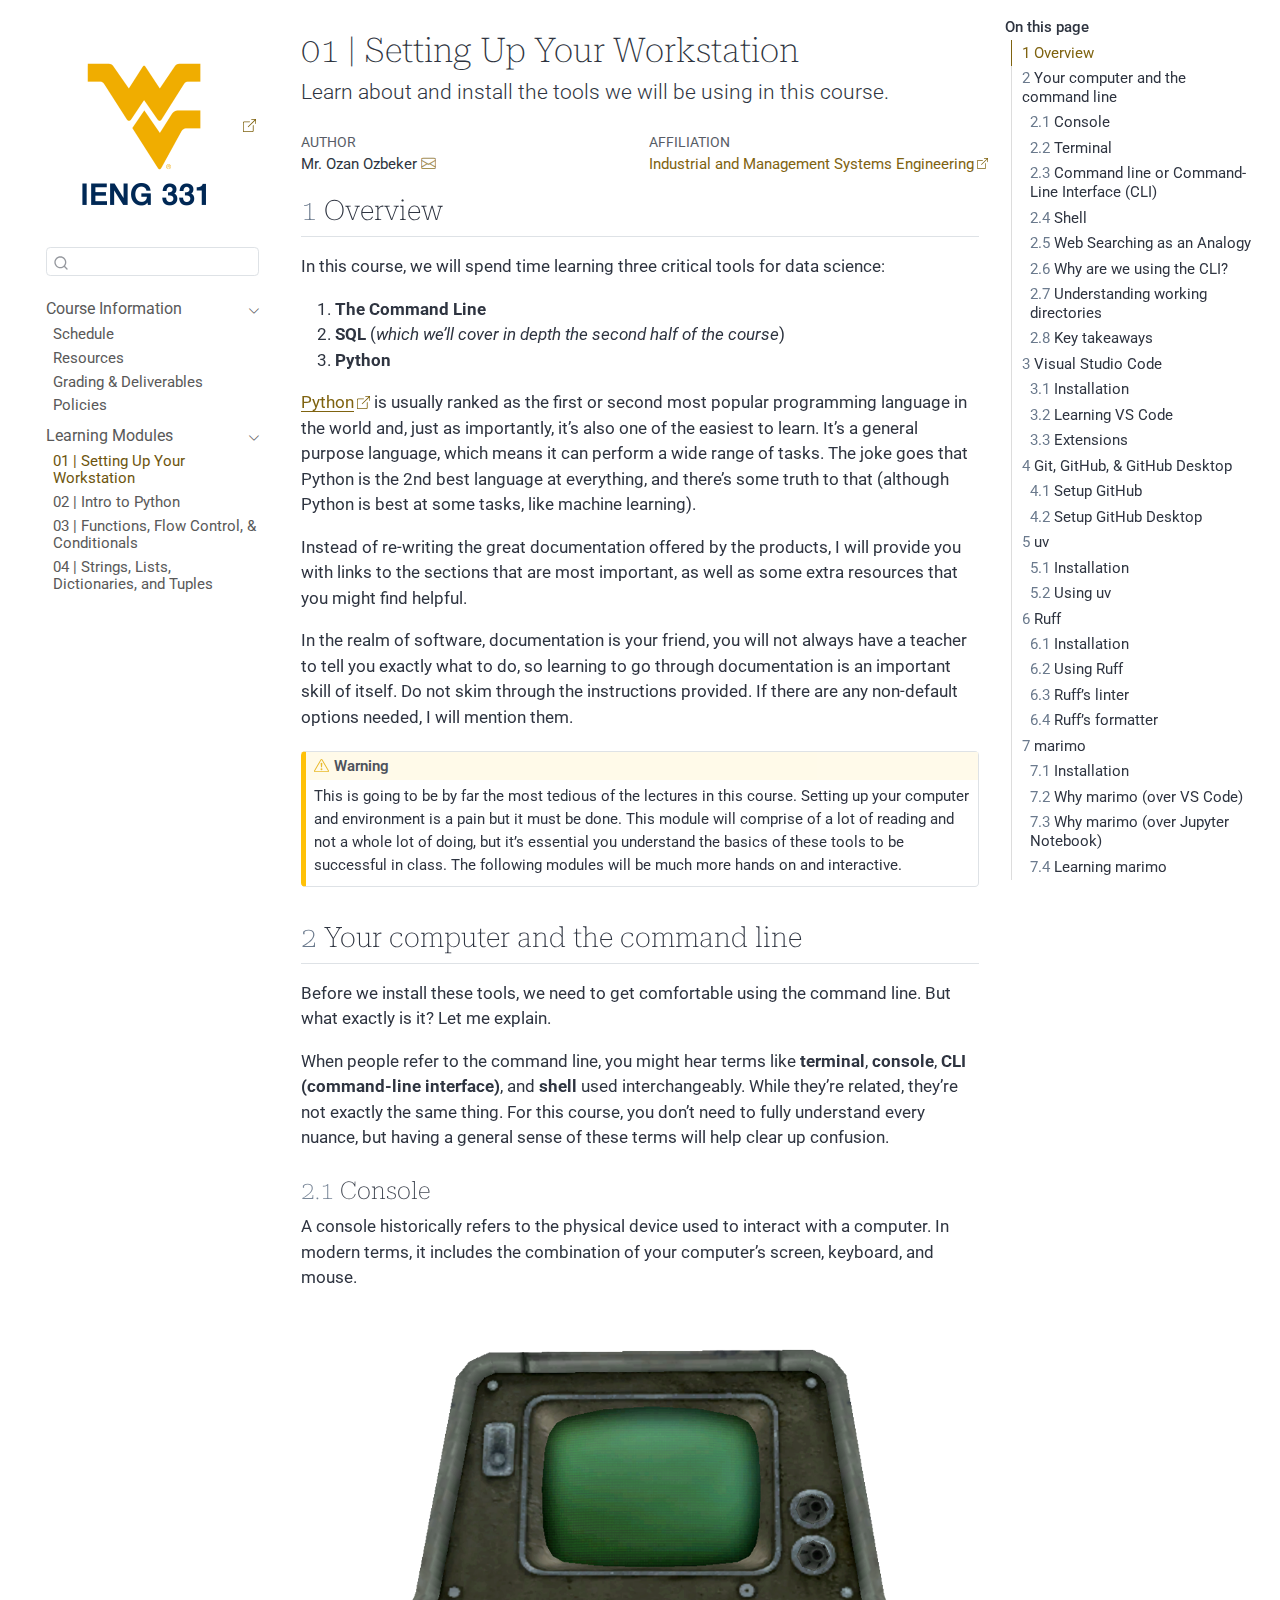
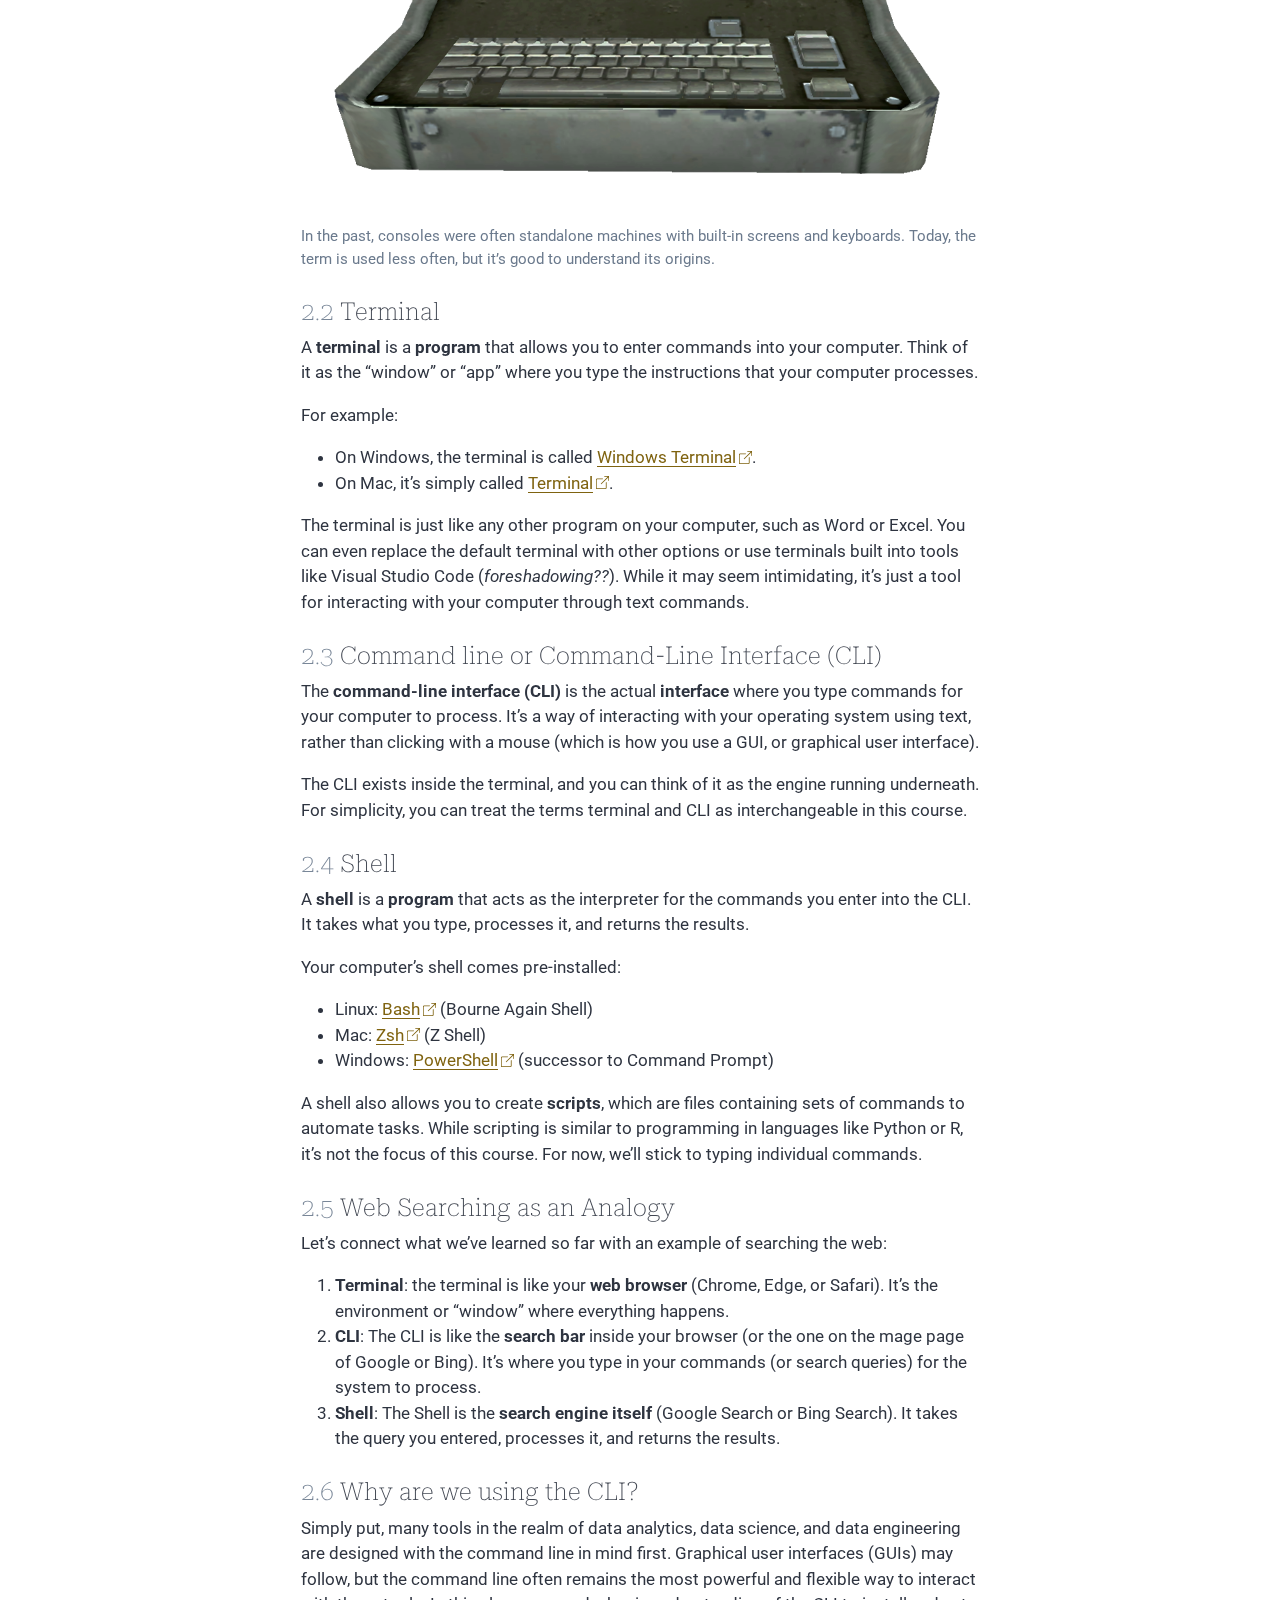
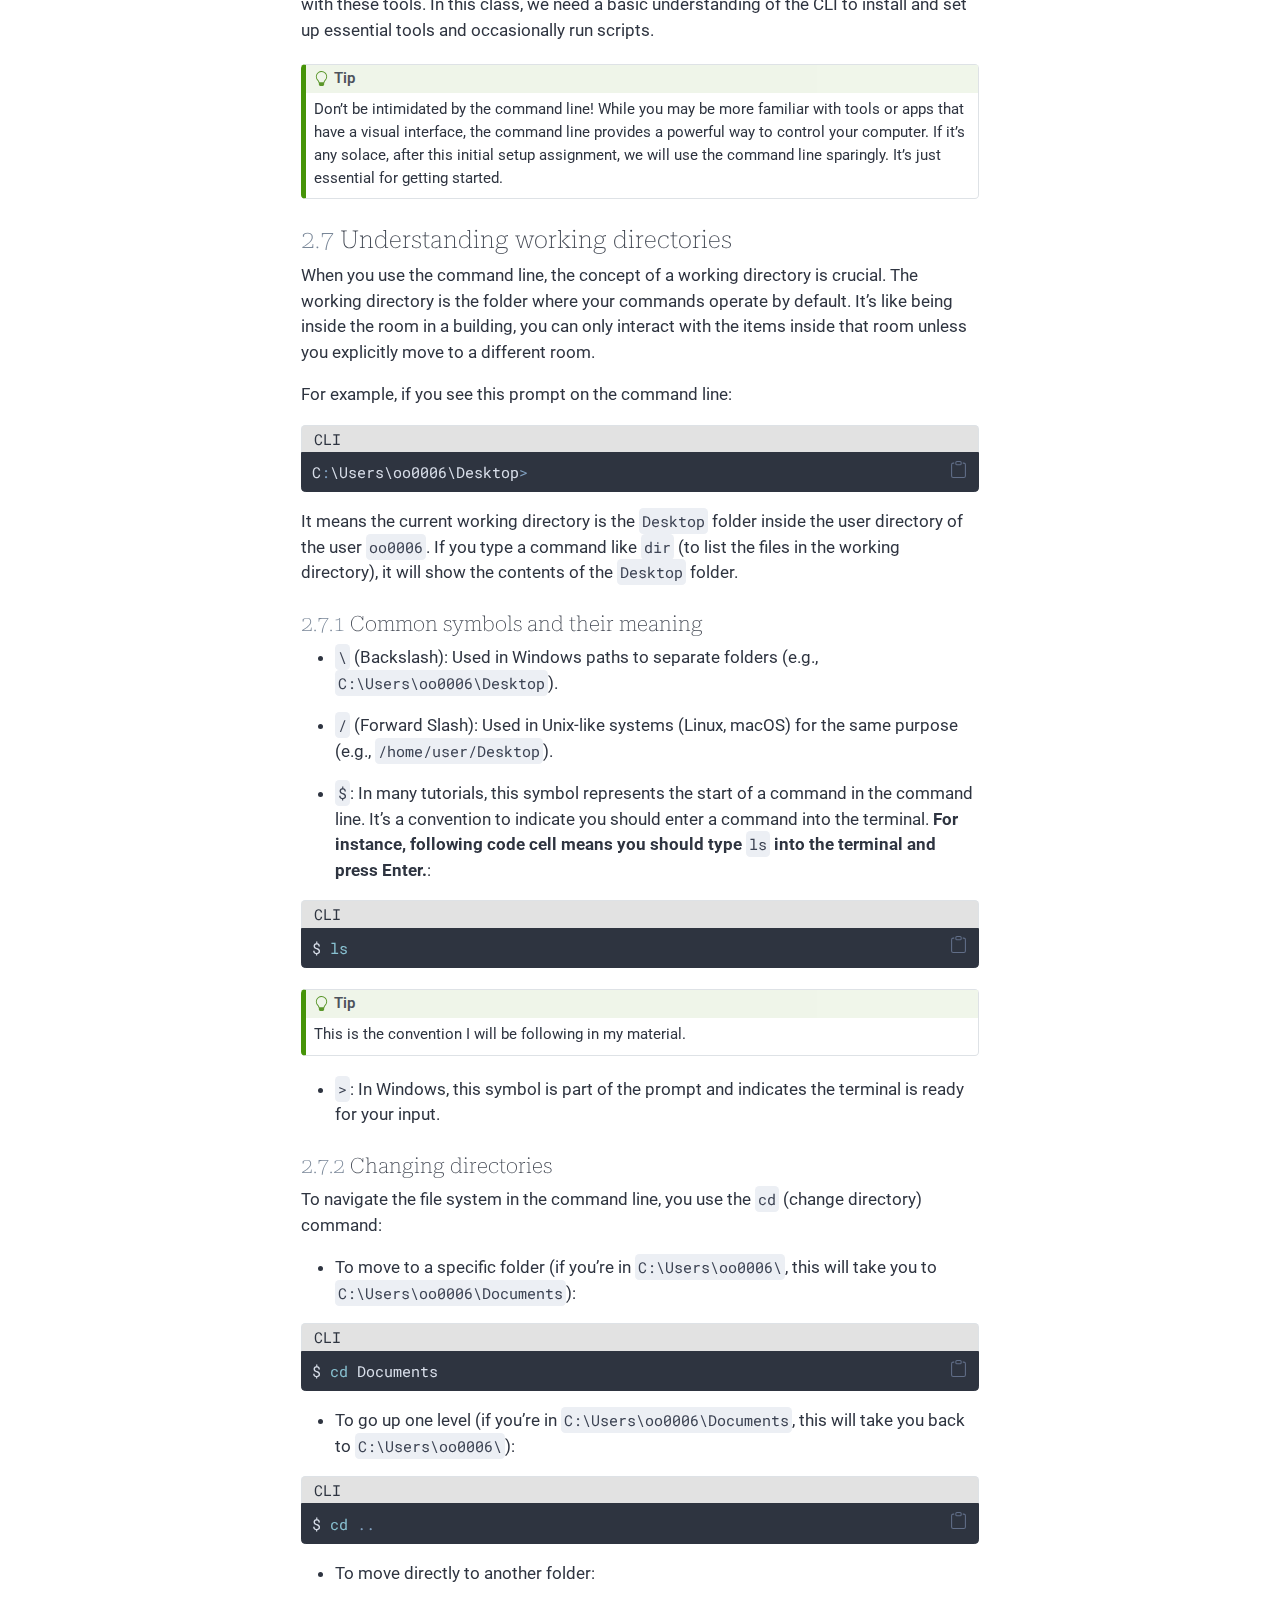
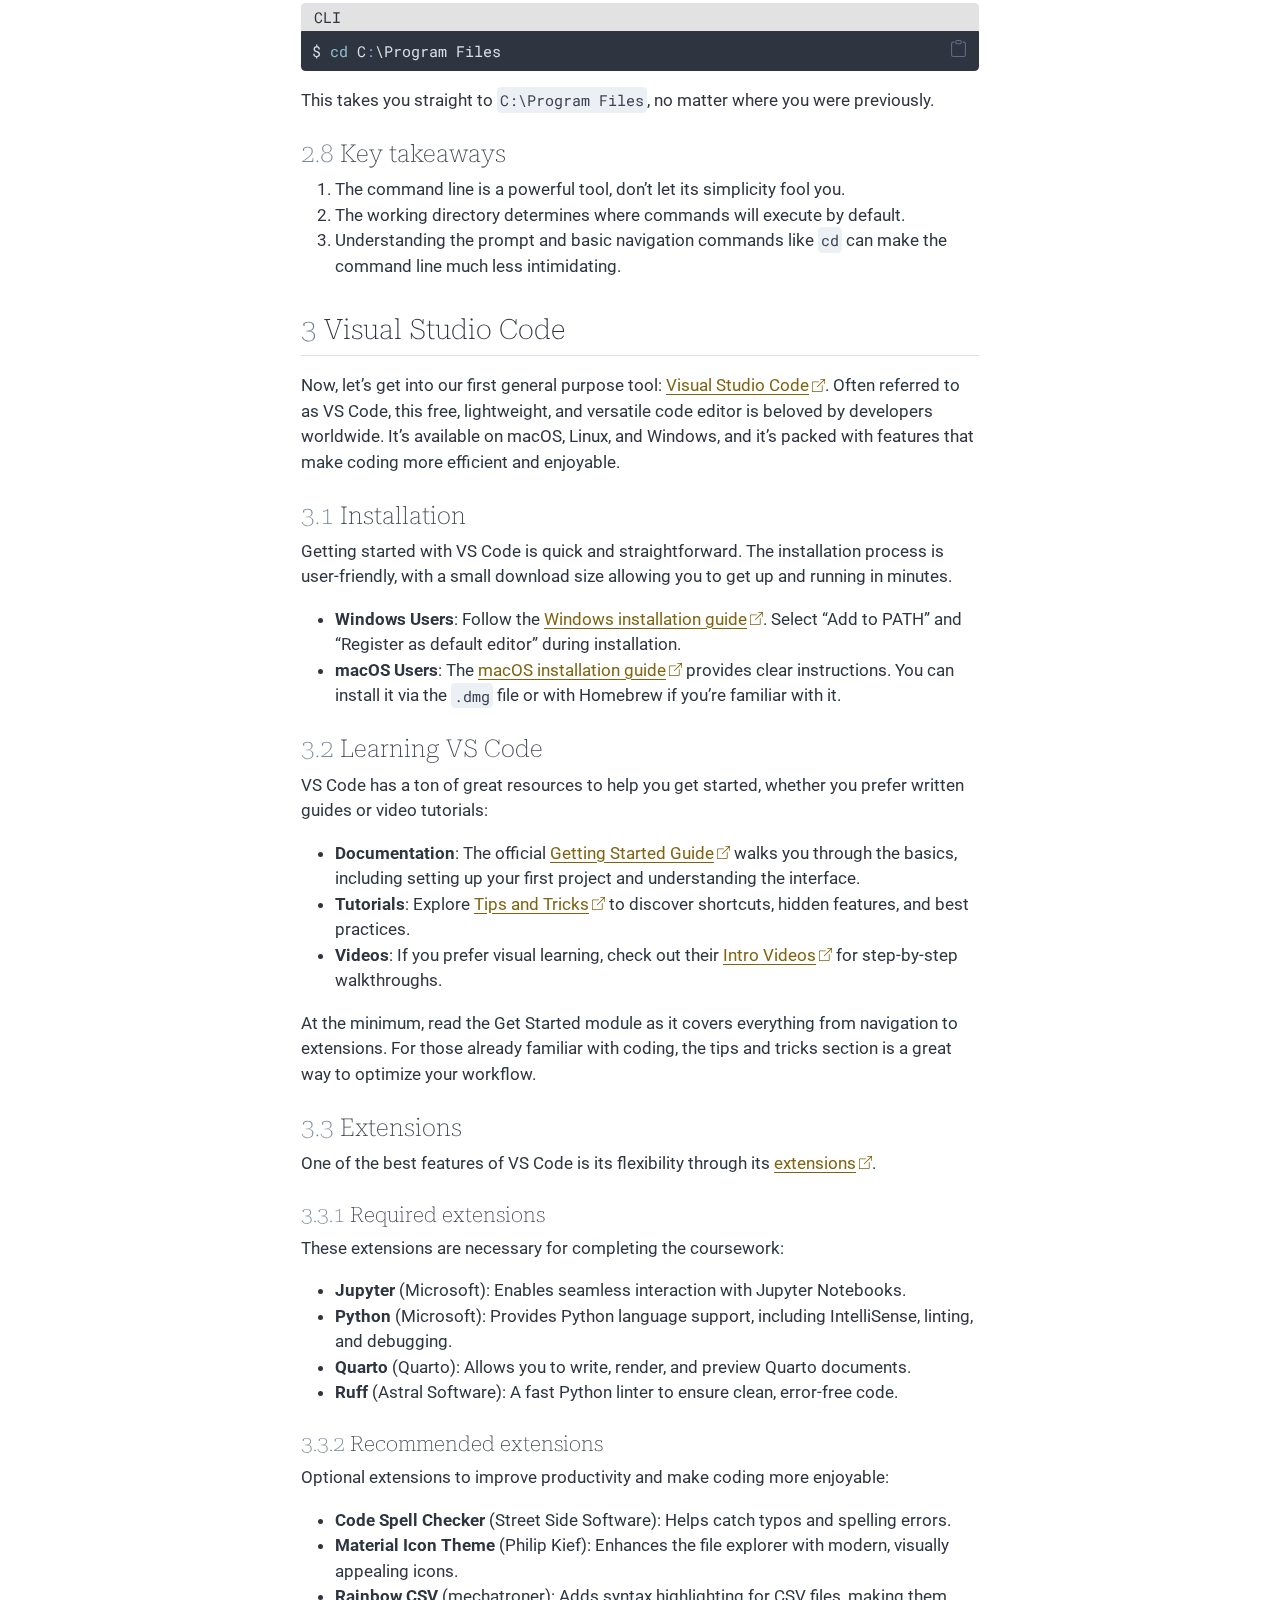
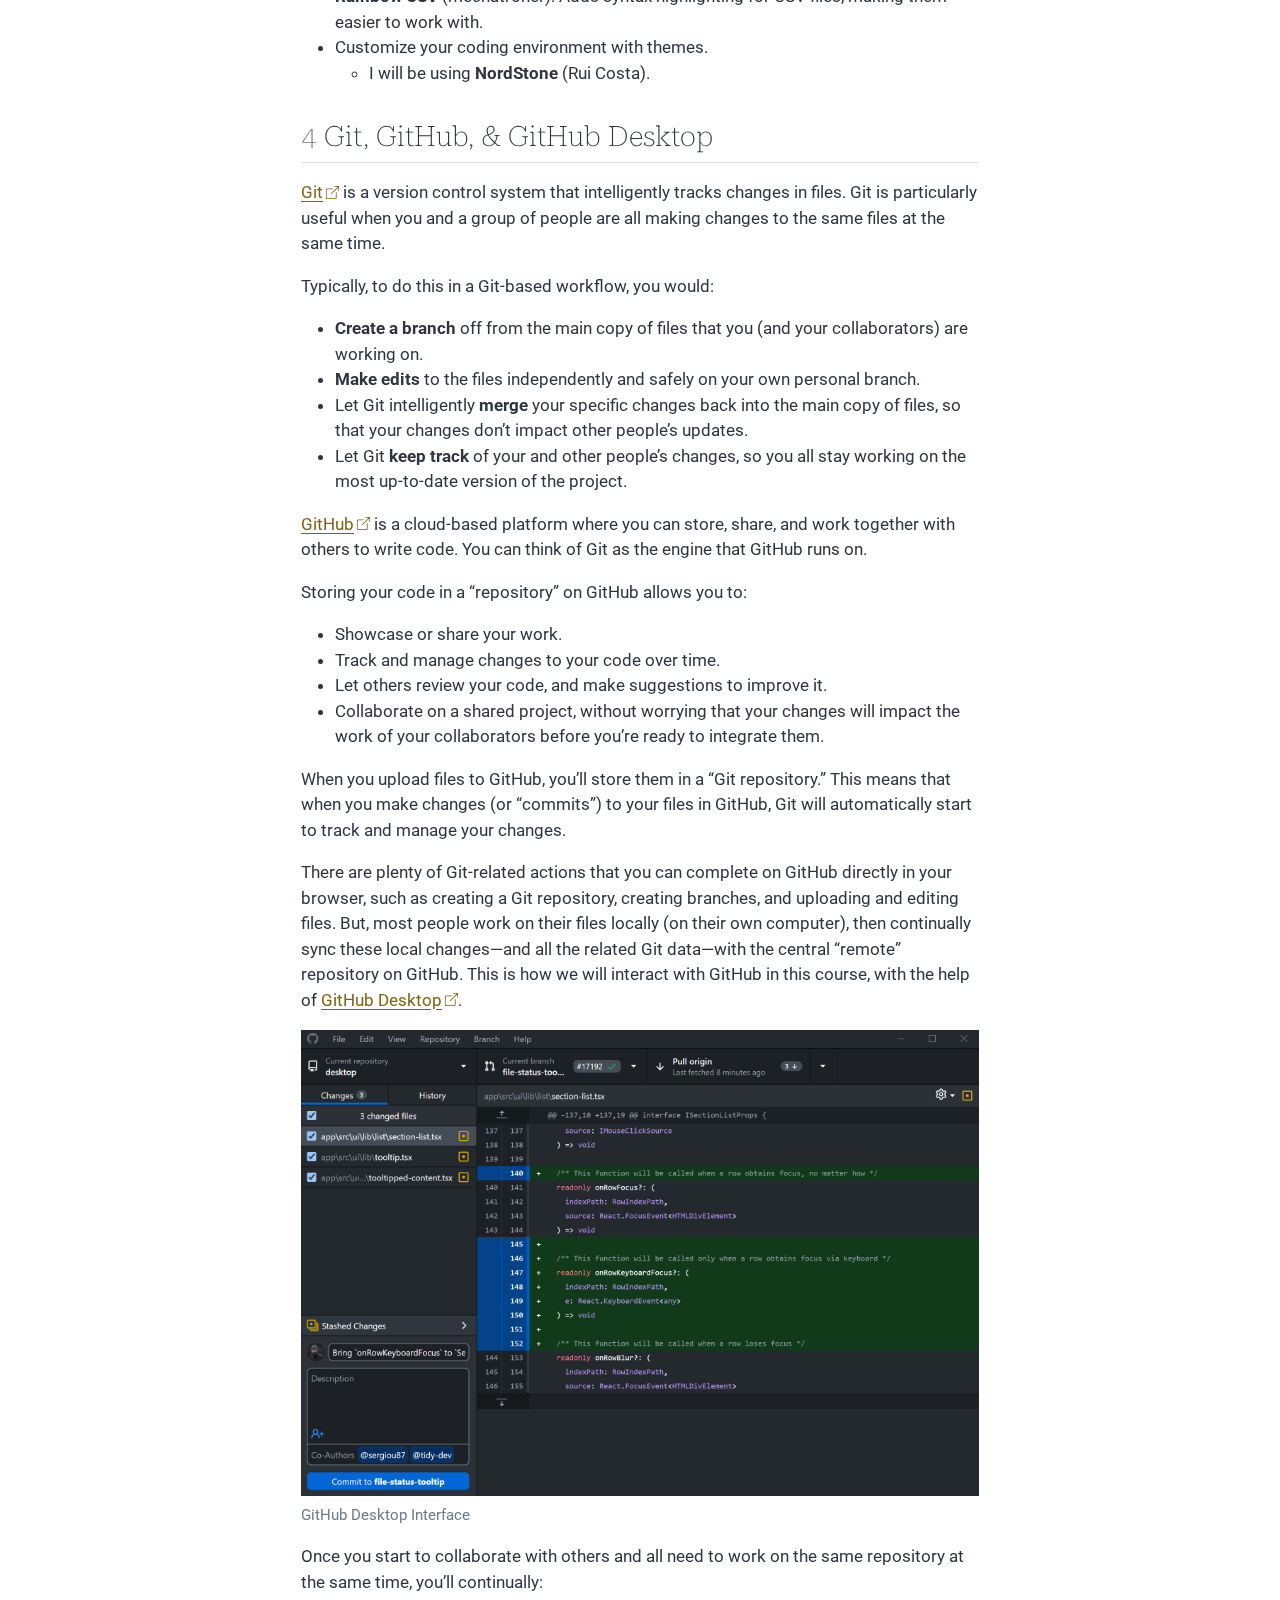
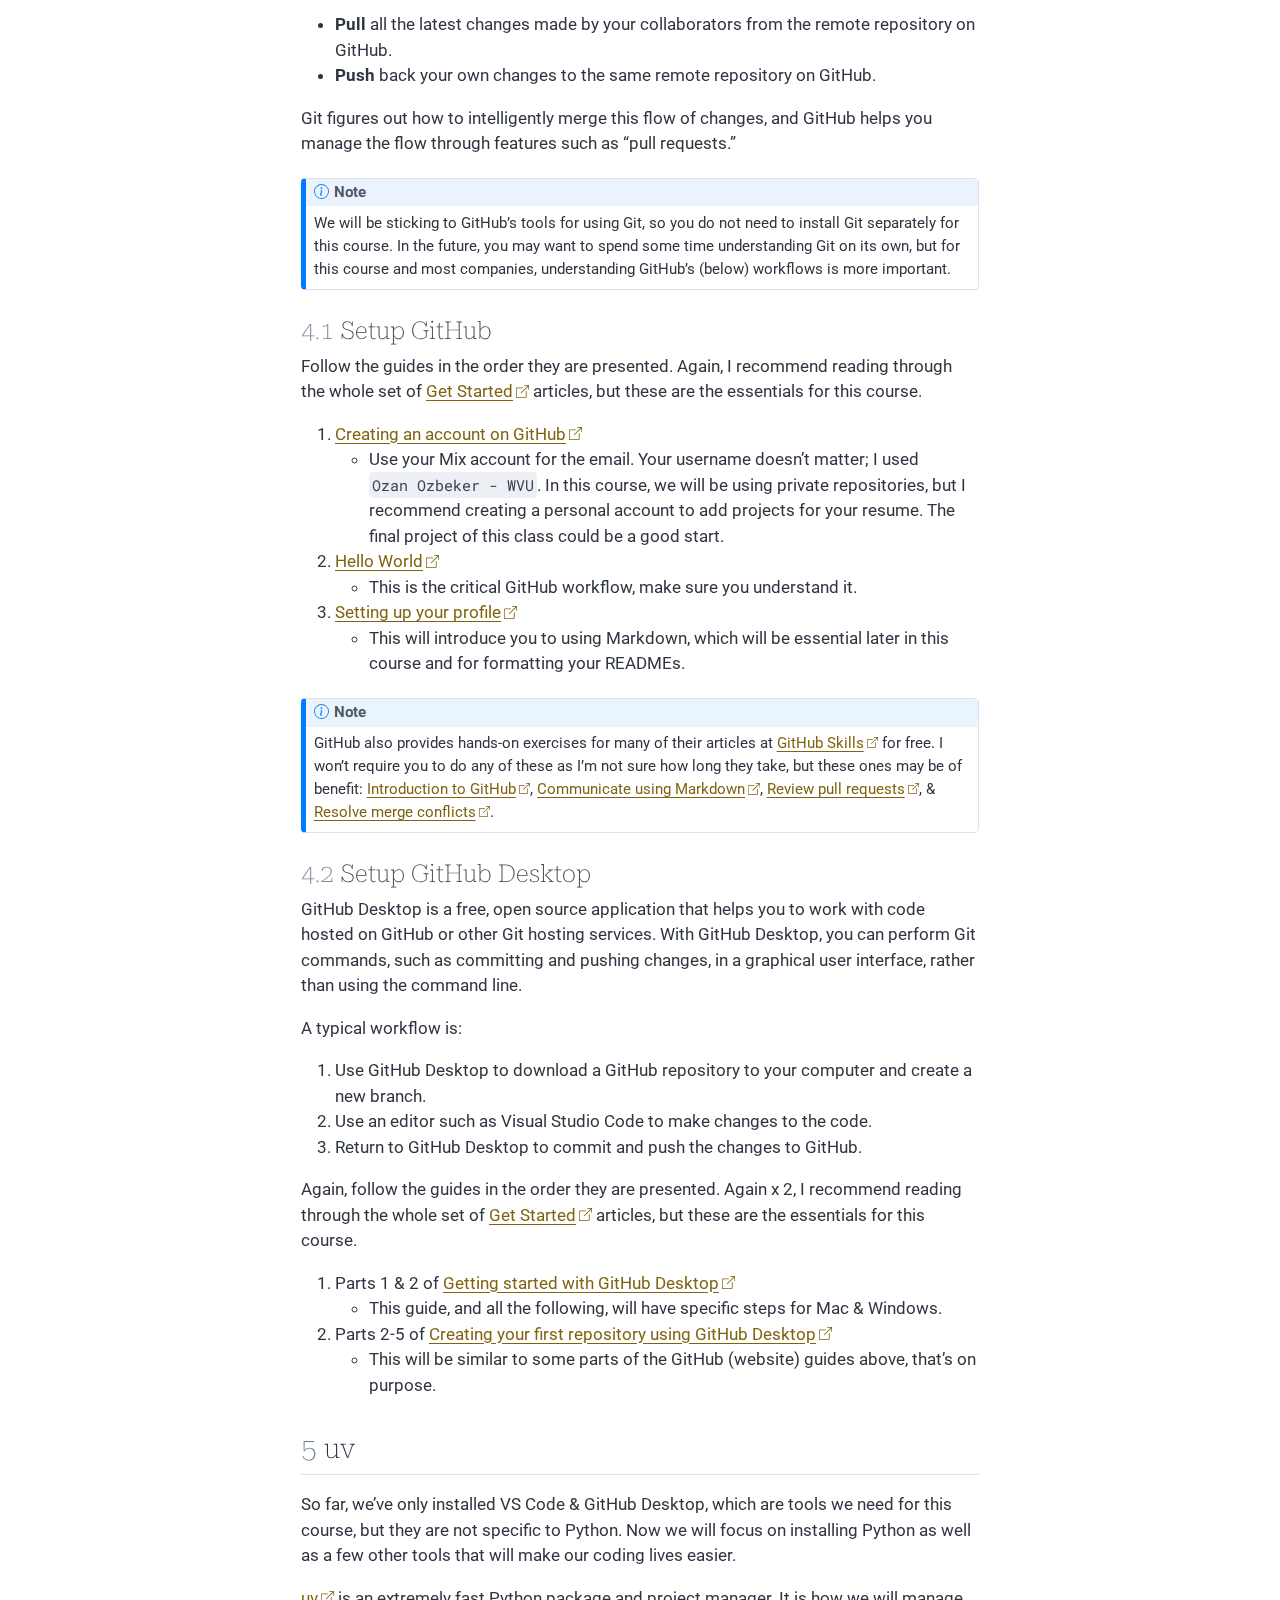
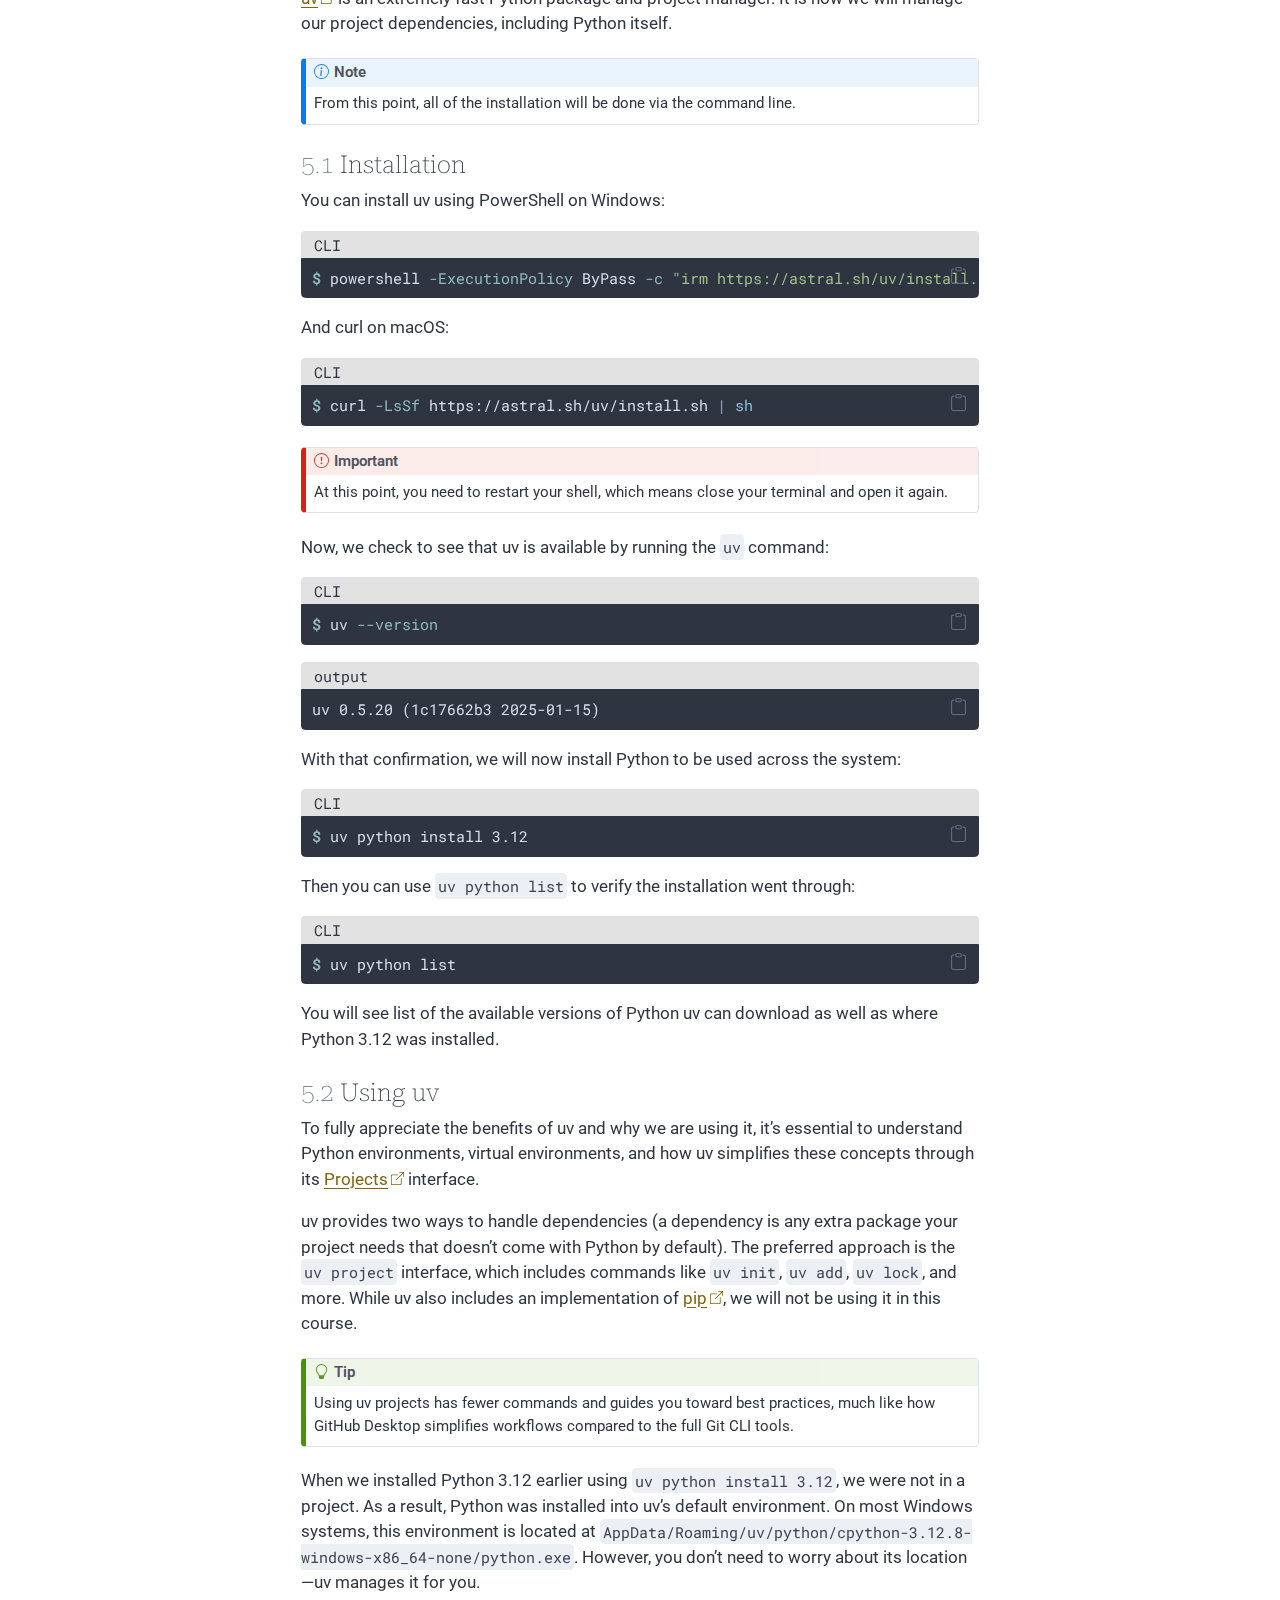
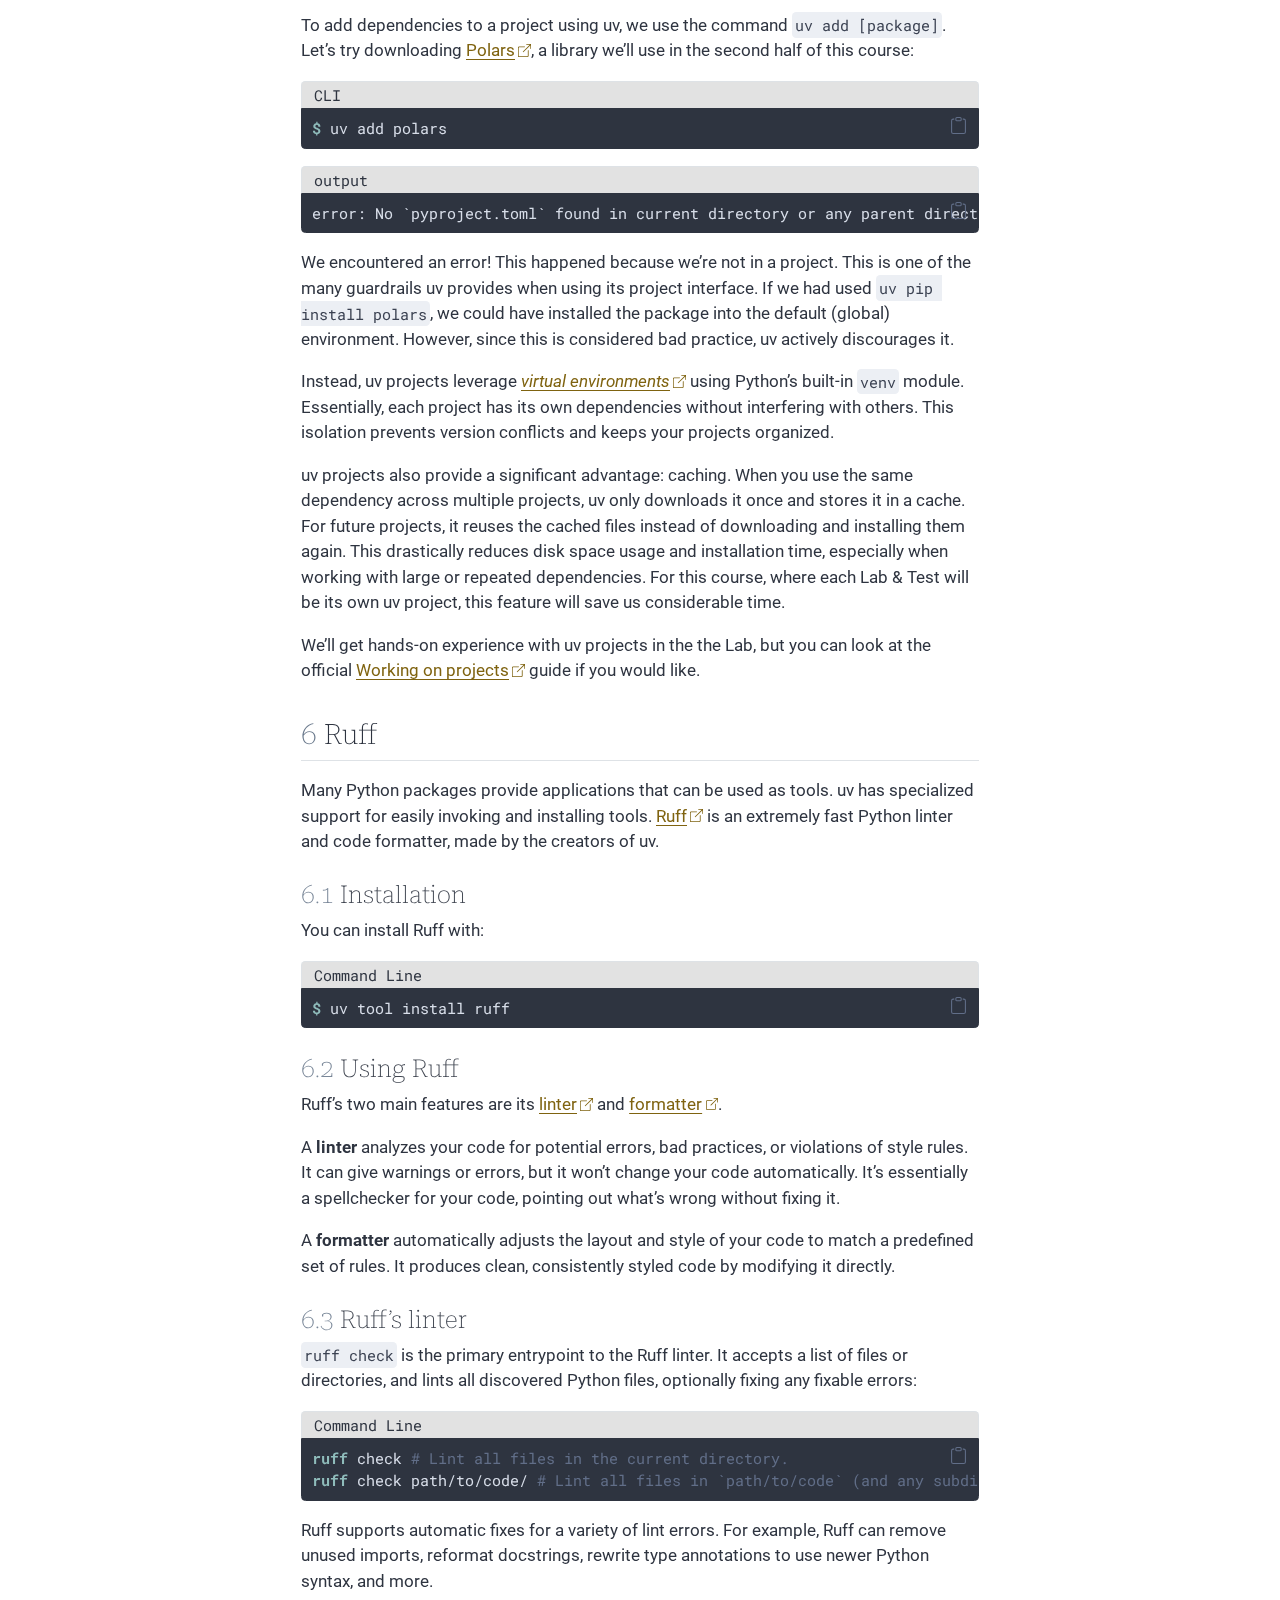
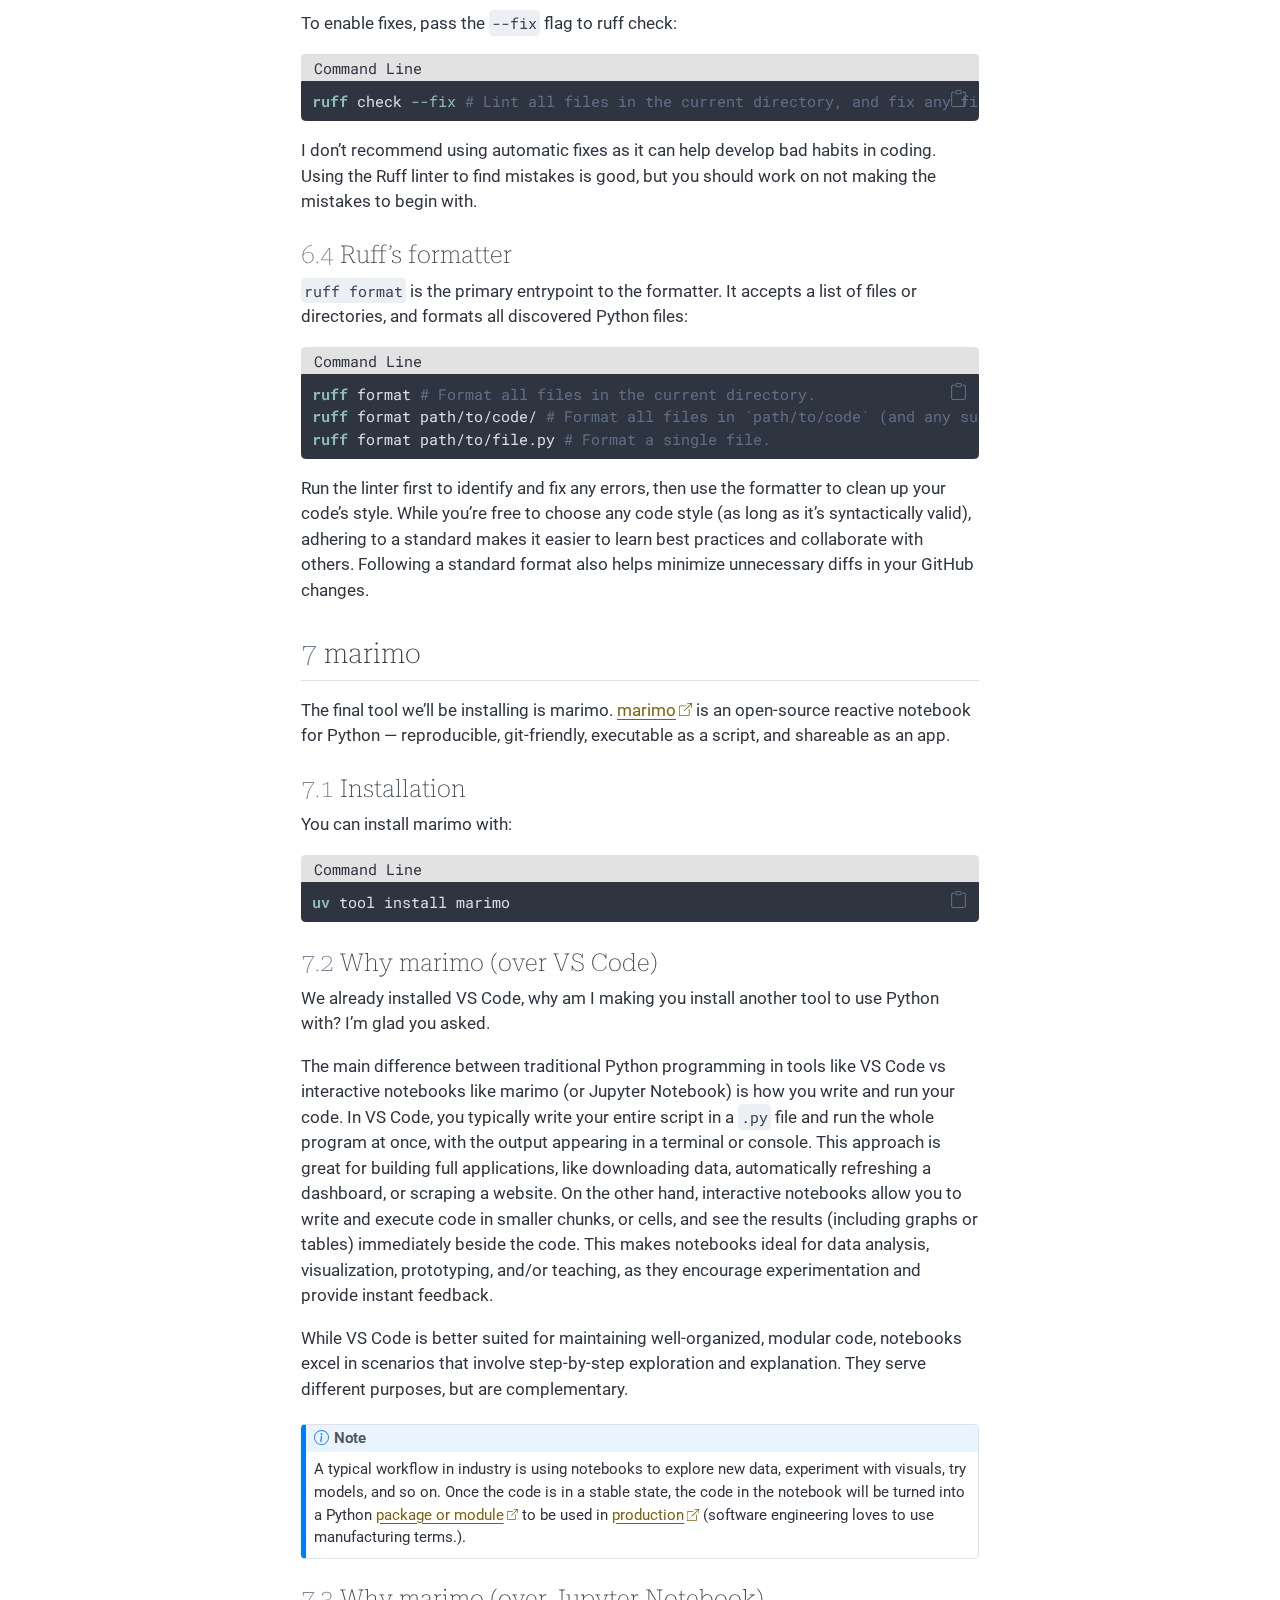
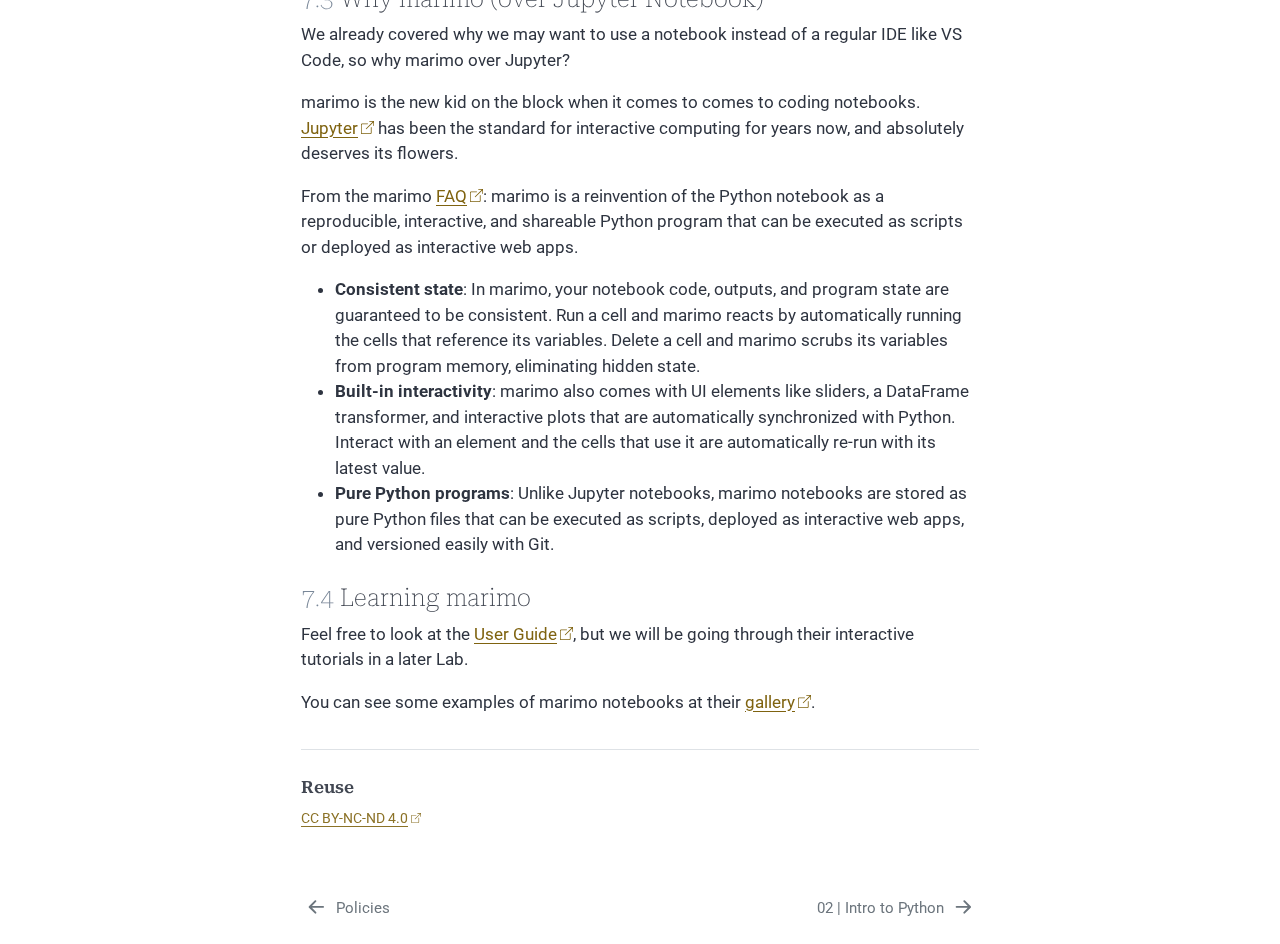
<file: docs/learning-modules/01-setting-up-your-workstation.html>
<!DOCTYPE html>
<html xmlns="http://www.w3.org/1999/xhtml" lang="en" xml:lang="en"><head>

<meta charset="utf-8">
<meta name="generator" content="quarto-1.6.40">

<meta name="viewport" content="width=device-width, initial-scale=1.0, user-scalable=yes">

<meta name="author" content="Mr.&nbsp;Ozan Ozbeker">

<title>01 | Setting Up Your
Workstation – IENG 331: Computer Applications in Industrial
Engineering</title>
<style>
code{white-space: pre-wrap;}
span.smallcaps{font-variant: small-caps;}
div.columns{display: flex; gap: min(4vw, 1.5em);}
div.column{flex: auto; overflow-x: auto;}
div.hanging-indent{margin-left: 1.5em; text-indent: -1.5em;}
ul.task-list{list-style: none;}
ul.task-list li input[type="checkbox"] {
  width: 0.8em;
  margin: 0 0.8em 0.2em -1em; /* quarto-specific, see https://github.com/quarto-dev/quarto-cli/issues/4556 */ 
  vertical-align: middle;
}
/* CSS for syntax highlighting */
pre > code.sourceCode { white-space: pre; position: relative; }
pre > code.sourceCode > span { line-height: 1.25; }
pre > code.sourceCode > span:empty { height: 1.2em; }
.sourceCode { overflow: visible; }
code.sourceCode > span { color: inherit; text-decoration: inherit; }
div.sourceCode { margin: 1em 0; }
pre.sourceCode { margin: 0; }
@media screen {
div.sourceCode { overflow: auto; }
}
@media print {
pre > code.sourceCode { white-space: pre-wrap; }
pre > code.sourceCode > span { display: inline-block; text-indent: -5em; padding-left: 5em; }
}
pre.numberSource code
  { counter-reset: source-line 0; }
pre.numberSource code > span
  { position: relative; left: -4em; counter-increment: source-line; }
pre.numberSource code > span > a:first-child::before
  { content: counter(source-line);
    position: relative; left: -1em; text-align: right; vertical-align: baseline;
    border: none; display: inline-block;
    -webkit-touch-callout: none; -webkit-user-select: none;
    -khtml-user-select: none; -moz-user-select: none;
    -ms-user-select: none; user-select: none;
    padding: 0 4px; width: 4em;
  }
pre.numberSource { margin-left: 3em;  padding-left: 4px; }
div.sourceCode
  {   }
@media screen {
pre > code.sourceCode > span > a:first-child::before { text-decoration: underline; }
}
</style>


<script src="../site_libs/quarto-nav/quarto-nav.js"></script>
<script src="../site_libs/quarto-nav/headroom.min.js"></script>
<script src="../site_libs/clipboard/clipboard.min.js"></script>
<script src="../site_libs/quarto-search/autocomplete.umd.js"></script>
<script src="../site_libs/quarto-search/fuse.min.js"></script>
<script src="../site_libs/quarto-search/quarto-search.js"></script>
<meta name="quarto:offset" content="../">
<link href="../learning-modules/02-intro-to-python.html" rel="next">
<link href="../course-information/policies.html" rel="prev">
<link href="../images/flying-wv-gold.png" rel="icon" type="image/png">
<script src="../site_libs/quarto-html/quarto.js"></script>
<script src="../site_libs/quarto-html/popper.min.js"></script>
<script src="../site_libs/quarto-html/tippy.umd.min.js"></script>
<script src="../site_libs/quarto-html/anchor.min.js"></script>
<link href="../site_libs/quarto-html/tippy.css" rel="stylesheet">
<link href="../site_libs/quarto-html/quarto-syntax-highlighting-fdd8e41e452522482f81c6f67b0e9110.css" rel="stylesheet" id="quarto-text-highlighting-styles">
<script src="../site_libs/bootstrap/bootstrap.min.js"></script>
<link href="../site_libs/bootstrap/bootstrap-icons.css" rel="stylesheet">
<link href="../site_libs/bootstrap/bootstrap-7a1606e66d82e84606b9c82b411ee8d3.min.css" rel="stylesheet" append-hash="true" id="quarto-bootstrap" data-mode="light">
<script id="quarto-search-options" type="application/json">{
  "location": "sidebar",
  "copy-button": false,
  "collapse-after": 3,
  "panel-placement": "start",
  "type": "textbox",
  "limit": 50,
  "keyboard-shortcut": [
    "f",
    "/",
    "s"
  ],
  "show-item-context": false,
  "language": {
    "search-no-results-text": "No results",
    "search-matching-documents-text": "matching documents",
    "search-copy-link-title": "Copy link to search",
    "search-hide-matches-text": "Hide additional matches",
    "search-more-match-text": "more match in this document",
    "search-more-matches-text": "more matches in this document",
    "search-clear-button-title": "Clear",
    "search-text-placeholder": "",
    "search-detached-cancel-button-title": "Cancel",
    "search-submit-button-title": "Submit",
    "search-label": "Search"
  }
}</script>
<style>html{ scroll-behavior: smooth; }</style>


<link rel="stylesheet" href="../styles.css">
</head>

<body class="nav-sidebar floating">

<div id="quarto-search-results"></div>
  <header id="quarto-header" class="headroom fixed-top">
  <nav class="quarto-secondary-nav">
    <div class="container-fluid d-flex">
      <button type="button" class="quarto-btn-toggle btn" data-bs-toggle="collapse" role="button" data-bs-target=".quarto-sidebar-collapse-item" aria-controls="quarto-sidebar" aria-expanded="false" aria-label="Toggle sidebar navigation" onclick="if (window.quartoToggleHeadroom) { window.quartoToggleHeadroom(); }">
        <i class="bi bi-layout-text-sidebar-reverse"></i>
      </button>
        <a class="flex-grow-1 no-decor" role="navigation" data-bs-toggle="collapse" data-bs-target=".quarto-sidebar-collapse-item" aria-controls="quarto-sidebar" aria-expanded="false" aria-label="Toggle sidebar navigation" onclick="if (window.quartoToggleHeadroom) { window.quartoToggleHeadroom(); }">      
          <h1 class="quarto-secondary-nav-title">01 | Setting Up Your Workstation</h1>
        </a>     
      <button type="button" class="btn quarto-search-button" aria-label="Search" onclick="window.quartoOpenSearch();">
        <i class="bi bi-search"></i>
      </button>
    </div>
  </nav>
</header>
<!-- content -->
<div id="quarto-content" class="quarto-container page-columns page-rows-contents page-layout-article">
<!-- sidebar -->
  <nav id="quarto-sidebar" class="sidebar collapse collapse-horizontal quarto-sidebar-collapse-item sidebar-navigation floating overflow-auto">
    <div class="pt-lg-2 mt-2 text-left sidebar-header">
      <a href="../index.html" class="sidebar-logo-link">
      <img src="../images/logo-ieng-331.png" alt="" class="sidebar-logo py-0 d-lg-inline d-none">
      </a>
      </div>
        <div class="mt-2 flex-shrink-0 align-items-center">
        <div class="sidebar-search">
        <div id="quarto-search" class="" title="Search"></div>
        </div>
        </div>
    <div class="sidebar-menu-container"> 
    <ul class="list-unstyled mt-1">
        <li class="sidebar-item sidebar-item-section">
      <div class="sidebar-item-container"> 
            <a class="sidebar-item-text sidebar-link text-start" data-bs-toggle="collapse" data-bs-target="#quarto-sidebar-section-1" role="navigation" aria-expanded="true">
 <span class="menu-text">Course
Information</span></a>
          <a class="sidebar-item-toggle text-start" data-bs-toggle="collapse" data-bs-target="#quarto-sidebar-section-1" role="navigation" aria-expanded="true" aria-label="Toggle section">
            <i class="bi bi-chevron-right ms-2"></i>
          </a> 
      </div>
      <ul id="quarto-sidebar-section-1" class="collapse list-unstyled sidebar-section depth1 show">  
          <li class="sidebar-item">
  <div class="sidebar-item-container"> 
  <a href="../course-information/schedule.html" class="sidebar-item-text sidebar-link">
 <span class="menu-text">Schedule</span></a>
  </div>
</li>
          <li class="sidebar-item">
  <div class="sidebar-item-container"> 
  <a href="../course-information/resources.html" class="sidebar-item-text sidebar-link">
 <span class="menu-text">Resources</span></a>
  </div>
</li>
          <li class="sidebar-item">
  <div class="sidebar-item-container"> 
  <a href="../course-information/grading-and-deliverables.html" class="sidebar-item-text sidebar-link">
 <span class="menu-text">Grading &amp; Deliverables</span></a>
  </div>
</li>
          <li class="sidebar-item">
  <div class="sidebar-item-container"> 
  <a href="../course-information/policies.html" class="sidebar-item-text sidebar-link">
 <span class="menu-text">Policies</span></a>
  </div>
</li>
      </ul>
  </li>
        <li class="sidebar-item sidebar-item-section">
      <div class="sidebar-item-container"> 
            <a class="sidebar-item-text sidebar-link text-start" data-bs-toggle="collapse" data-bs-target="#quarto-sidebar-section-2" role="navigation" aria-expanded="true">
 <span class="menu-text">Learning
Modules</span></a>
          <a class="sidebar-item-toggle text-start" data-bs-toggle="collapse" data-bs-target="#quarto-sidebar-section-2" role="navigation" aria-expanded="true" aria-label="Toggle section">
            <i class="bi bi-chevron-right ms-2"></i>
          </a> 
      </div>
      <ul id="quarto-sidebar-section-2" class="collapse list-unstyled sidebar-section depth1 show">  
          <li class="sidebar-item">
  <div class="sidebar-item-container"> 
  <a href="../learning-modules/01-setting-up-your-workstation.html" class="sidebar-item-text sidebar-link active">
 <span class="menu-text">01
| Setting Up Your Workstation</span></a>
  </div>
</li>
          <li class="sidebar-item">
  <div class="sidebar-item-container"> 
  <a href="../learning-modules/02-intro-to-python.html" class="sidebar-item-text sidebar-link">
 <span class="menu-text">02
| Intro to Python</span></a>
  </div>
</li>
          <li class="sidebar-item">
  <div class="sidebar-item-container"> 
  <a href="../learning-modules/03-functions-flow-control-and-conditionals.html" class="sidebar-item-text sidebar-link">
 <span class="menu-text">03 | Functions, Flow Control, &amp; Conditionals</span></a>
  </div>
</li>
          <li class="sidebar-item">
  <div class="sidebar-item-container"> 
  <a href="../learning-modules/04-data-structures.html" class="sidebar-item-text sidebar-link">
 <span class="menu-text">04
| Strings, Lists, Dictionaries, and Tuples</span></a>
  </div>
</li>
      </ul>
  </li>
    </ul>
    </div>
</nav>
<div id="quarto-sidebar-glass" class="quarto-sidebar-collapse-item" data-bs-toggle="collapse" data-bs-target=".quarto-sidebar-collapse-item"></div>
<!-- margin-sidebar -->
    <div id="quarto-margin-sidebar" class="sidebar margin-sidebar">
        <nav id="TOC" role="doc-toc" class="toc-active" data-toc-expanded="2">
    <h2 id="toc-title">On this page</h2>
   
  <ul>
  <li><a href="#overview" id="toc-overview" class="nav-link active" data-scroll-target="#overview"><span class="header-section-number">1</span> Overview</a></li>
  <li><a href="#your-computer-and-the-command-line" id="toc-your-computer-and-the-command-line" class="nav-link" data-scroll-target="#your-computer-and-the-command-line"><span class="header-section-number">2</span> Your computer and the command
  line</a>
  <ul class="collapse">
  <li><a href="#console" id="toc-console" class="nav-link" data-scroll-target="#console"><span class="header-section-number">2.1</span> Console</a></li>
  <li><a href="#terminal" id="toc-terminal" class="nav-link" data-scroll-target="#terminal"><span class="header-section-number">2.2</span> Terminal</a></li>
  <li><a href="#command-line-or-command-line-interface-cli" id="toc-command-line-or-command-line-interface-cli" class="nav-link" data-scroll-target="#command-line-or-command-line-interface-cli"><span class="header-section-number">2.3</span> Command line or Command-Line
  Interface (CLI)</a></li>
  <li><a href="#shell" id="toc-shell" class="nav-link" data-scroll-target="#shell"><span class="header-section-number">2.4</span> Shell</a></li>
  <li><a href="#web-searching-as-an-analogy" id="toc-web-searching-as-an-analogy" class="nav-link" data-scroll-target="#web-searching-as-an-analogy"><span class="header-section-number">2.5</span> Web Searching as an
  Analogy</a></li>
  <li><a href="#why-are-we-using-the-cli" id="toc-why-are-we-using-the-cli" class="nav-link" data-scroll-target="#why-are-we-using-the-cli"><span class="header-section-number">2.6</span> Why are we using the
  CLI?</a></li>
  <li><a href="#understanding-working-directories" id="toc-understanding-working-directories" class="nav-link" data-scroll-target="#understanding-working-directories"><span class="header-section-number">2.7</span> Understanding working
  directories</a></li>
  <li><a href="#key-takeaways" id="toc-key-takeaways" class="nav-link" data-scroll-target="#key-takeaways"><span class="header-section-number">2.8</span> Key takeaways</a></li>
  </ul></li>
  <li><a href="#visual-studio-code" id="toc-visual-studio-code" class="nav-link" data-scroll-target="#visual-studio-code"><span class="header-section-number">3</span> Visual Studio Code</a>
  <ul class="collapse">
  <li><a href="#installation" id="toc-installation" class="nav-link" data-scroll-target="#installation"><span class="header-section-number">3.1</span> Installation</a></li>
  <li><a href="#learning-vs-code" id="toc-learning-vs-code" class="nav-link" data-scroll-target="#learning-vs-code"><span class="header-section-number">3.2</span> Learning VS Code</a></li>
  <li><a href="#extensions" id="toc-extensions" class="nav-link" data-scroll-target="#extensions"><span class="header-section-number">3.3</span> Extensions</a></li>
  </ul></li>
  <li><a href="#git-github-github-desktop" id="toc-git-github-github-desktop" class="nav-link" data-scroll-target="#git-github-github-desktop"><span class="header-section-number">4</span> Git, GitHub, &amp; GitHub
  Desktop</a>
  <ul class="collapse">
  <li><a href="#setup-github" id="toc-setup-github" class="nav-link" data-scroll-target="#setup-github"><span class="header-section-number">4.1</span> Setup GitHub</a></li>
  <li><a href="#setup-github-desktop" id="toc-setup-github-desktop" class="nav-link" data-scroll-target="#setup-github-desktop"><span class="header-section-number">4.2</span> Setup GitHub Desktop</a></li>
  </ul></li>
  <li><a href="#uv" id="toc-uv" class="nav-link" data-scroll-target="#uv"><span class="header-section-number">5</span> uv</a>
  <ul class="collapse">
  <li><a href="#installation-1" id="toc-installation-1" class="nav-link" data-scroll-target="#installation-1"><span class="header-section-number">5.1</span> Installation</a></li>
  <li><a href="#using-uv" id="toc-using-uv" class="nav-link" data-scroll-target="#using-uv"><span class="header-section-number">5.2</span> Using uv</a></li>
  </ul></li>
  <li><a href="#ruff" id="toc-ruff" class="nav-link" data-scroll-target="#ruff"><span class="header-section-number">6</span> Ruff</a>
  <ul class="collapse">
  <li><a href="#installation-2" id="toc-installation-2" class="nav-link" data-scroll-target="#installation-2"><span class="header-section-number">6.1</span> Installation</a></li>
  <li><a href="#using-ruff" id="toc-using-ruff" class="nav-link" data-scroll-target="#using-ruff"><span class="header-section-number">6.2</span> Using Ruff</a></li>
  <li><a href="#ruffs-linter" id="toc-ruffs-linter" class="nav-link" data-scroll-target="#ruffs-linter"><span class="header-section-number">6.3</span> Ruff’s linter</a></li>
  <li><a href="#ruffs-formatter" id="toc-ruffs-formatter" class="nav-link" data-scroll-target="#ruffs-formatter"><span class="header-section-number">6.4</span> Ruff’s formatter</a></li>
  </ul></li>
  <li><a href="#marimo" id="toc-marimo" class="nav-link" data-scroll-target="#marimo"><span class="header-section-number">7</span> marimo</a>
  <ul class="collapse">
  <li><a href="#installation-3" id="toc-installation-3" class="nav-link" data-scroll-target="#installation-3"><span class="header-section-number">7.1</span> Installation</a></li>
  <li><a href="#why-marimo-over-vs-code" id="toc-why-marimo-over-vs-code" class="nav-link" data-scroll-target="#why-marimo-over-vs-code"><span class="header-section-number">7.2</span> Why marimo (over VS
  Code)</a></li>
  <li><a href="#why-marimo-over-jupyter-notebook" id="toc-why-marimo-over-jupyter-notebook" class="nav-link" data-scroll-target="#why-marimo-over-jupyter-notebook"><span class="header-section-number">7.3</span> Why marimo (over Jupyter
  Notebook)</a></li>
  <li><a href="#learning-marimo" id="toc-learning-marimo" class="nav-link" data-scroll-target="#learning-marimo"><span class="header-section-number">7.4</span> Learning marimo</a></li>
  </ul></li>
  </ul>
</nav>
    </div>
<!-- main -->
<main class="content" id="quarto-document-content">

<header id="title-block-header" class="quarto-title-block default">
<div class="quarto-title">
<h1 class="title d-none d-lg-block">01 | Setting Up Your Workstation</h1>
<p class="subtitle lead">Learn about and install the tools we will be
using in this course.</p>
</div>


<div class="quarto-title-meta-author">
  <div class="quarto-title-meta-heading">Author</div>
  <div class="quarto-title-meta-heading">Affiliation</div>
  
    <div class="quarto-title-meta-contents">
    <p class="author">Mr.&nbsp;Ozan
Ozbeker <a href="mailto:ozan.ozbeker@mail.wvu.edu" class="quarto-title-author-email"><i class="bi bi-envelope"></i></a> </p>
  </div>
  <div class="quarto-title-meta-contents">
        <p class="affiliation">
            <a href="https://imse.statler.wvu.edu/">
            Industrial and Management Systems Engineering
            </a>
          </p>
      </div>
  </div>

<div class="quarto-title-meta">

      
  
    
  </div>
  


</header>


<section id="overview" class="level2" data-number="1">
<h2 data-number="1" class="anchored" data-anchor-id="overview"><span class="header-section-number">1</span>
Overview</h2>
<p>In this course, we will spend time learning three critical tools for
data science:</p>
<ol type="1">
<li><strong>The Command Line</strong></li>
<li><strong>SQL</strong> (<em>which we’ll cover in depth the second half
of the course</em>)</li>
<li><strong>Python</strong></li>
</ol>
<p><a href="https://www.python.org/">Python</a> is usually ranked as the
first or second most popular programming language in the world and, just
as importantly, it’s also one of the easiest to learn. It’s a general
purpose language, which means it can perform a wide range of tasks. The
joke goes that Python is the 2nd best language at everything, and
there’s some truth to that (although Python is best at some tasks, like
machine learning).</p>
<p>Instead of re-writing the great documentation offered by the
products, I will provide you with links to the sections that are most
important, as well as some extra resources that you might find
helpful.</p>
<p>In the realm of software, documentation is your friend, you will not
always have a teacher to tell you exactly what to do, so learning to go
through documentation is an important skill of itself. Do not skim
through the instructions provided. If there are any non-default options
needed, I will mention them.</p>
<div class="callout callout-style-default callout-warning callout-titled">
<div class="callout-header d-flex align-content-center">
<div class="callout-icon-container">
<i class="callout-icon"></i>
</div>
<div class="callout-title-container flex-fill">
Warning
</div>
</div>
<div class="callout-body-container callout-body">
<p>This is going to be by far the most tedious of the lectures in this
course. Setting up your computer and environment is a pain but it must
be done. This module will comprise of a lot of reading and not a whole
lot of doing, but it’s essential you understand the basics of these
tools to be successful in class. The following modules will be much more
hands on and interactive.</p>
</div>
</div>
</section>
<section id="your-computer-and-the-command-line" class="level2" data-number="2">
<h2 data-number="2" class="anchored" data-anchor-id="your-computer-and-the-command-line"><span class="header-section-number">2</span> Your
computer and the command line</h2>
<p>Before we install these tools, we need to get comfortable using the
command line. But what exactly is it? Let me explain.</p>
<p>When people refer to the command line, you might hear terms like
<strong>terminal</strong>, <strong>console</strong>, <strong>CLI
(command-line interface)</strong>, and <strong>shell</strong> used
interchangeably. While they’re related, they’re not exactly the same
thing. For this course, you don’t need to fully understand every nuance,
but having a general sense of these terms will help clear up
confusion.</p>
<section id="console" class="level3" data-number="2.1">
<h3 data-number="2.1" class="anchored" data-anchor-id="console"><span class="header-section-number">2.1</span>
Console</h3>
<p>A console historically refers to the physical device used to interact
with a computer. In modern terms, it includes the combination of your
computer’s screen, keyboard, and mouse.</p>
<div class="quarto-figure quarto-figure-center">
<figure class="figure">
<p><img src="images/console.png" class="img-fluid figure-img"></p>
<figcaption>In the past, consoles were often standalone machines with
built-in screens and keyboards. Today, the term is used less often, but
it’s good to understand its origins.</figcaption>
</figure>
</div>
</section>
<section id="terminal" class="level3" data-number="2.2">
<h3 data-number="2.2" class="anchored" data-anchor-id="terminal"><span class="header-section-number">2.2</span>
Terminal</h3>
<p>A <strong>terminal</strong> is a <strong>program</strong> that allows
you to enter commands into your computer. Think of it as the “window” or
“app” where you type the instructions that your computer processes.</p>
<p>For example:</p>
<ul>
<li>On Windows, the terminal is called <a href="https://learn.microsoft.com/en-us/windows/terminal/">Windows
Terminal</a>.</li>
<li>On Mac, it’s simply called <a href="https://support.apple.com/guide/terminal/welcome/mac">Terminal</a>.</li>
</ul>
<p>The terminal is just like any other program on your computer, such as
Word or Excel. You can even replace the default terminal with other
options or use terminals built into tools like Visual Studio Code
(<em>foreshadowing??</em>). While it may seem intimidating, it’s just a
tool for interacting with your computer through text commands.</p>
</section>
<section id="command-line-or-command-line-interface-cli" class="level3" data-number="2.3">
<h3 data-number="2.3" class="anchored" data-anchor-id="command-line-or-command-line-interface-cli"><span class="header-section-number">2.3</span>
Command line or Command-Line Interface (CLI)</h3>
<p>The <strong>command-line interface (CLI)</strong> is the actual
<strong>interface</strong> where you type commands for your computer to
process. It’s a way of interacting with your operating system using
text, rather than clicking with a mouse (which is how you use a GUI, or
graphical user interface).</p>
<p>The CLI exists inside the terminal, and you can think of it as the
engine running underneath. For simplicity, you can treat the terms
terminal and CLI as interchangeable in this course.</p>
</section>
<section id="shell" class="level3" data-number="2.4">
<h3 data-number="2.4" class="anchored" data-anchor-id="shell"><span class="header-section-number">2.4</span>
Shell</h3>
<p>A <strong>shell</strong> is a <strong>program</strong> that acts as
the interpreter for the commands you enter into the CLI. It takes what
you type, processes it, and returns the results.</p>
<p>Your computer’s shell comes pre-installed:</p>
<ul>
<li>Linux: <a href="https://www.gnu.org/software/bash/">Bash</a> (Bourne
Again Shell)</li>
<li>Mac: <a href="https://zsh.sourceforge.io/">Zsh</a> (Z Shell)</li>
<li>Windows: <a href="https://learn.microsoft.com/en-us/powershell/">PowerShell</a>
(successor to Command Prompt)</li>
</ul>
<p>A shell also allows you to create <strong>scripts</strong>, which are
files containing sets of commands to automate tasks. While scripting is
similar to programming in languages like Python or R, it’s not the focus
of this course. For now, we’ll stick to typing individual commands.</p>
</section>
<section id="web-searching-as-an-analogy" class="level3" data-number="2.5">
<h3 data-number="2.5" class="anchored" data-anchor-id="web-searching-as-an-analogy"><span class="header-section-number">2.5</span> Web
Searching as an Analogy</h3>
<p>Let’s connect what we’ve learned so far with an example of searching
the web:</p>
<ol type="1">
<li><strong>Terminal</strong>: the terminal is like your <strong>web
browser</strong> (Chrome, Edge, or Safari). It’s the environment or
“window” where everything happens.</li>
<li><strong>CLI</strong>: The CLI is like the <strong>search
bar</strong> inside your browser (or the one on the mage page of Google
or Bing). It’s where you type in your commands (or search queries) for
the system to process.</li>
<li><strong>Shell</strong>: The Shell is the <strong>search engine
itself</strong> (Google Search or Bing Search). It takes the query you
entered, processes it, and returns the results.</li>
</ol>
</section>
<section id="why-are-we-using-the-cli" class="level3" data-number="2.6">
<h3 data-number="2.6" class="anchored" data-anchor-id="why-are-we-using-the-cli"><span class="header-section-number">2.6</span> Why
are we using the CLI?</h3>
<p>Simply put, many tools in the realm of data analytics, data science,
and data engineering are designed with the command line in mind first.
Graphical user interfaces (GUIs) may follow, but the command line often
remains the most powerful and flexible way to interact with these tools.
In this class, we need a basic understanding of the CLI to install and
set up essential tools and occasionally run scripts.</p>
<div class="callout callout-style-default callout-tip callout-titled">
<div class="callout-header d-flex align-content-center">
<div class="callout-icon-container">
<i class="callout-icon"></i>
</div>
<div class="callout-title-container flex-fill">
Tip
</div>
</div>
<div class="callout-body-container callout-body">
<p>Don’t be intimidated by the command line! While you may be more
familiar with tools or apps that have a visual interface, the command
line provides a powerful way to control your computer. If it’s any
solace, after this initial setup assignment, we will use the command
line sparingly. It’s just essential for getting started.</p>
</div>
</div>
</section>
<section id="understanding-working-directories" class="level3" data-number="2.7">
<h3 data-number="2.7" class="anchored" data-anchor-id="understanding-working-directories"><span class="header-section-number">2.7</span>
Understanding working directories</h3>
<p>When you use the command line, the concept of a working directory is
crucial. The working directory is the folder where your commands operate
by default. It’s like being inside the room in a building, you can only
interact with the items inside that room unless you explicitly move to a
different room.</p>
<p>For example, if you see this prompt on the command line:</p>
<div class="code-with-filename">
<div class="code-with-filename-file">
<pre><strong>CLI</strong></pre>
</div>
<div class="sourceCode" id="cb1" data-filename="CLI"><pre class="sourceCode powershell code-with-copy"><code class="sourceCode powershell"><span id="cb1-1"><a href="#cb1-1" aria-hidden="true" tabindex="-1"></a>C<span class="op">:</span>\Users\oo0006\Desktop<span class="op">&gt;</span></span></code><button title="Copy to Clipboard" class="code-copy-button"><i class="bi"></i></button></pre></div>
</div>
<p>It means the current working directory is the <code>Desktop</code>
folder inside the user directory of the user <code>oo0006</code>. If you
type a command like <code>dir</code> (to list the files in the working
directory), it will show the contents of the <code>Desktop</code>
folder.</p>
<section id="common-symbols-and-their-meaning" class="level4" data-number="2.7.1">
<h4 data-number="2.7.1" class="anchored" data-anchor-id="common-symbols-and-their-meaning"><span class="header-section-number">2.7.1</span>
Common symbols and their meaning</h4>
<ul>
<li><p><code>\</code> (Backslash): Used in Windows paths to separate
folders (e.g., <code>C:\Users\oo0006\Desktop</code>).</p></li>
<li><p><code>/</code> (Forward Slash): Used in Unix-like systems (Linux,
macOS) for the same purpose (e.g.,
<code>/home/user/Desktop</code>).</p></li>
<li><p><code>$</code>: In many tutorials, this symbol represents the
start of a command in the command line. It’s a convention to indicate
you should enter a command into the terminal. <strong>For instance,
following code cell means you should type <code>ls</code> into the
terminal and press Enter.</strong>:</p></li>
</ul>
<div class="code-with-filename">
<div class="code-with-filename-file">
<pre><strong>CLI</strong></pre>
</div>
<div class="sourceCode" id="cb2" data-filename="CLI"><pre class="sourceCode PowerShell code-with-copy"><code class="sourceCode powershell"><span id="cb2-1"><a href="#cb2-1" aria-hidden="true" tabindex="-1"></a>$ <span class="fu">ls</span></span></code><button title="Copy to Clipboard" class="code-copy-button"><i class="bi"></i></button></pre></div>
</div>
<div class="callout callout-style-default callout-tip callout-titled">
<div class="callout-header d-flex align-content-center">
<div class="callout-icon-container">
<i class="callout-icon"></i>
</div>
<div class="callout-title-container flex-fill">
Tip
</div>
</div>
<div class="callout-body-container callout-body">
<p>This is the convention I will be following in my material.</p>
</div>
</div>
<ul>
<li><code>&gt;</code>: In Windows, this symbol is part of the prompt and
indicates the terminal is ready for your input.</li>
</ul>
</section>
<section id="changing-directories" class="level4" data-number="2.7.2">
<h4 data-number="2.7.2" class="anchored" data-anchor-id="changing-directories"><span class="header-section-number">2.7.2</span>
Changing directories</h4>
<p>To navigate the file system in the command line, you use the
<code>cd</code> (change directory) command:</p>
<ul>
<li>To move to a specific folder (if you’re in
<code>C:\Users\oo0006\</code>, this will take you to
<code>C:\Users\oo0006\Documents</code>):</li>
</ul>
<div class="code-with-filename">
<div class="code-with-filename-file">
<pre><strong>CLI</strong></pre>
</div>
<div class="sourceCode" id="cb3" data-filename="CLI"><pre class="sourceCode PowerShell code-with-copy"><code class="sourceCode powershell"><span id="cb3-1"><a href="#cb3-1" aria-hidden="true" tabindex="-1"></a>$ <span class="fu">cd</span> Documents</span></code><button title="Copy to Clipboard" class="code-copy-button"><i class="bi"></i></button></pre></div>
</div>
<ul>
<li>To go up one level (if you’re in
<code>C:\Users\oo0006\Documents</code>, this will take you back to
<code>C:\Users\oo0006\</code>):</li>
</ul>
<div class="code-with-filename">
<div class="code-with-filename-file">
<pre><strong>CLI</strong></pre>
</div>
<div class="sourceCode" id="cb4" data-filename="CLI"><pre class="sourceCode PowerShell code-with-copy"><code class="sourceCode powershell"><span id="cb4-1"><a href="#cb4-1" aria-hidden="true" tabindex="-1"></a>$ <span class="fu">cd</span> <span class="op">..</span></span></code><button title="Copy to Clipboard" class="code-copy-button"><i class="bi"></i></button></pre></div>
</div>
<ul>
<li>To move directly to another folder:</li>
</ul>
<div class="code-with-filename">
<div class="code-with-filename-file">
<pre><strong>CLI</strong></pre>
</div>
<div class="sourceCode" id="cb5" data-filename="CLI"><pre class="sourceCode PowerShell code-with-copy"><code class="sourceCode powershell"><span id="cb5-1"><a href="#cb5-1" aria-hidden="true" tabindex="-1"></a>$ <span class="fu">cd</span> C<span class="op">:</span>\Program Files</span></code><button title="Copy to Clipboard" class="code-copy-button"><i class="bi"></i></button></pre></div>
</div>
<p>This takes you straight to <code>C:\Program Files</code>, no matter
where you were previously.</p>
</section>
</section>
<section id="key-takeaways" class="level3" data-number="2.8">
<h3 data-number="2.8" class="anchored" data-anchor-id="key-takeaways"><span class="header-section-number">2.8</span> Key
takeaways</h3>
<ol type="1">
<li>The command line is a powerful tool, don’t let its simplicity fool
you.</li>
<li>The working directory determines where commands will execute by
default.</li>
<li>Understanding the prompt and basic navigation commands like
<code>cd</code> can make the command line much less intimidating.</li>
</ol>
</section>
</section>
<section id="visual-studio-code" class="level2" data-number="3">
<h2 data-number="3" class="anchored" data-anchor-id="visual-studio-code"><span class="header-section-number">3</span> Visual
Studio Code</h2>
<p>Now, let’s get into our first general purpose tool: <a href="https://code.visualstudio.com/">Visual Studio Code</a>. Often
referred to as VS Code, this free, lightweight, and versatile code
editor is beloved by developers worldwide. It’s available on macOS,
Linux, and Windows, and it’s packed with features that make coding more
efficient and enjoyable.</p>
<section id="installation" class="level3" data-number="3.1">
<h3 data-number="3.1" class="anchored" data-anchor-id="installation"><span class="header-section-number">3.1</span>
Installation</h3>
<p>Getting started with VS Code is quick and straightforward. The
installation process is user-friendly, with a small download size
allowing you to get up and running in minutes.</p>
<ul>
<li><strong>Windows Users</strong>: Follow the <a href="https://code.visualstudio.com/docs/setup/windows#_installation">Windows
installation guide</a>. Select “Add to PATH” and “Register as default
editor” during installation.</li>
<li><strong>macOS Users</strong>: The <a href="https://code.visualstudio.com/docs/setup/mac#_installation">macOS
installation guide</a> provides clear instructions. You can install it
via the <code>.dmg</code> file or with Homebrew if you’re familiar with
it.</li>
</ul>
</section>
<section id="learning-vs-code" class="level3" data-number="3.2">
<h3 data-number="3.2" class="anchored" data-anchor-id="learning-vs-code"><span class="header-section-number">3.2</span>
Learning VS Code</h3>
<p>VS Code has a ton of great resources to help you get started, whether
you prefer written guides or video tutorials:</p>
<ul>
<li><strong>Documentation</strong>: The official <a href="https://code.visualstudio.com/docs/getstarted/getting-started">Getting
Started Guide</a> walks you through the basics, including setting up
your first project and understanding the interface.</li>
<li><strong>Tutorials</strong>: Explore <a href="https://code.visualstudio.com/docs/getstarted/tips-and-tricks">Tips
and Tricks</a> to discover shortcuts, hidden features, and best
practices.</li>
<li><strong>Videos</strong>: If you prefer visual learning, check out
their <a href="https://code.visualstudio.com/docs/getstarted/introvideos">Intro
Videos</a> for step-by-step walkthroughs.</li>
</ul>
<p>At the minimum, read the Get Started module as it covers everything
from navigation to extensions. For those already familiar with coding,
the tips and tricks section is a great way to optimize your
workflow.</p>
</section>
<section id="extensions" class="level3" data-number="3.3">
<h3 data-number="3.3" class="anchored" data-anchor-id="extensions"><span class="header-section-number">3.3</span>
Extensions</h3>
<p>One of the best features of VS Code is its flexibility through its <a href="https://code.visualstudio.com/docs/editor/extension-marketplace">extensions</a>.</p>
<section id="required-extensions" class="level4" data-number="3.3.1">
<h4 data-number="3.3.1" class="anchored" data-anchor-id="required-extensions"><span class="header-section-number">3.3.1</span>
Required extensions</h4>
<p>These extensions are necessary for completing the coursework:</p>
<ul>
<li><strong>Jupyter</strong> (Microsoft): Enables seamless interaction
with Jupyter Notebooks.</li>
<li><strong>Python</strong> (Microsoft): Provides Python language
support, including IntelliSense, linting, and debugging.</li>
<li><strong>Quarto</strong> (Quarto): Allows you to write, render, and
preview Quarto documents.</li>
<li><strong>Ruff</strong> (Astral Software): A fast Python linter to
ensure clean, error-free code.</li>
</ul>
</section>
<section id="recommended-extensions" class="level4" data-number="3.3.2">
<h4 data-number="3.3.2" class="anchored" data-anchor-id="recommended-extensions"><span class="header-section-number">3.3.2</span>
Recommended extensions</h4>
<p>Optional extensions to improve productivity and make coding more
enjoyable:</p>
<ul>
<li><strong>Code Spell Checker</strong> (Street Side Software): Helps
catch typos and spelling errors.</li>
<li><strong>Material Icon Theme</strong> (Philip Kief): Enhances the
file explorer with modern, visually appealing icons.</li>
<li><strong>Rainbow CSV</strong> (mechatroner): Adds syntax highlighting
for CSV files, making them easier to work with.</li>
<li>Customize your coding environment with themes.
<ul>
<li>I will be using <strong>NordStone</strong> (Rui Costa).</li>
</ul></li>
</ul>
</section>
</section>
</section>
<section id="git-github-github-desktop" class="level2" data-number="4">
<h2 data-number="4" class="anchored" data-anchor-id="git-github-github-desktop"><span class="header-section-number">4</span> Git,
GitHub, &amp; GitHub Desktop</h2>
<p><a href="https://docs.github.com/en/get-started/using-git/about-git">Git</a>
is a version control system that intelligently tracks changes in files.
Git is particularly useful when you and a group of people are all making
changes to the same files at the same time.</p>
<p>Typically, to do this in a Git-based workflow, you would:</p>
<ul>
<li><strong>Create a branch</strong> off from the main copy of files
that you (and your collaborators) are working on.</li>
<li><strong>Make edits</strong> to the files independently and safely on
your own personal branch.</li>
<li>Let Git intelligently <strong>merge</strong> your specific changes
back into the main copy of files, so that your changes don’t impact
other people’s updates.</li>
<li>Let Git <strong>keep track</strong> of your and other people’s
changes, so you all stay working on the most up-to-date version of the
project.</li>
</ul>
<p><a href="https://github.com/">GitHub</a> is a cloud-based platform
where you can store, share, and work together with others to write code.
You can think of Git as the engine that GitHub runs on.</p>
<p>Storing your code in a “repository” on GitHub allows you to:</p>
<ul>
<li>Showcase or share your work.</li>
<li>Track and manage changes to your code over time.</li>
<li>Let others review your code, and make suggestions to improve
it.</li>
<li>Collaborate on a shared project, without worrying that your changes
will impact the work of your collaborators before you’re ready to
integrate them.</li>
</ul>
<p>When you upload files to GitHub, you’ll store them in a “Git
repository.” This means that when you make changes (or “commits”) to
your files in GitHub, Git will automatically start to track and manage
your changes.</p>
<p>There are plenty of Git-related actions that you can complete on
GitHub directly in your browser, such as creating a Git repository,
creating branches, and uploading and editing files. But, most people
work on their files locally (on their own computer), then continually
sync these local changes—and all the related Git data—with the central
“remote” repository on GitHub. This is how we will interact with GitHub
in this course, with the help of <a href="https://github.com/apps/desktop">GitHub Desktop</a>.</p>
<div class="quarto-figure quarto-figure-center">
<figure class="figure">
<p><img src="images/github-desktop-screenshot.png" class="img-fluid figure-img"></p>
<figcaption>GitHub Desktop Interface</figcaption>
</figure>
</div>
<p>Once you start to collaborate with others and all need to work on the
same repository at the same time, you’ll continually:</p>
<ul>
<li><strong>Pull</strong> all the latest changes made by your
collaborators from the remote repository on GitHub.</li>
<li><strong>Push</strong> back your own changes to the same remote
repository on GitHub.</li>
</ul>
<p>Git figures out how to intelligently merge this flow of changes, and
GitHub helps you manage the flow through features such as “pull
requests.”</p>
<div class="callout callout-style-default callout-note callout-titled">
<div class="callout-header d-flex align-content-center">
<div class="callout-icon-container">
<i class="callout-icon"></i>
</div>
<div class="callout-title-container flex-fill">
Note
</div>
</div>
<div class="callout-body-container callout-body">
<p>We will be sticking to GitHub’s tools for using Git, so you do not
need to install Git separately for this course. In the future, you may
want to spend some time understanding Git on its own, but for this
course and most companies, understanding GitHub’s (below) workflows is
more important.</p>
</div>
</div>
<section id="setup-github" class="level3" data-number="4.1">
<h3 data-number="4.1" class="anchored" data-anchor-id="setup-github"><span class="header-section-number">4.1</span>
Setup GitHub</h3>
<p>Follow the guides in the order they are presented. Again, I recommend
reading through the whole set of <a href="https://docs.github.com/en/get-started">Get Started</a> articles,
but these are the essentials for this course.</p>
<ol type="1">
<li><a href="https://docs.github.com/en/get-started/start-your-journey/creating-an-account-on-github">Creating
an account on GitHub</a>
<ul>
<li>Use your Mix account for the email. Your username doesn’t matter; I
used <code>Ozan Ozbeker - WVU</code>. In this course, we will be using
private repositories, but I recommend creating a personal account to add
projects for your resume. The final project of this class could be a
good start.</li>
</ul></li>
<li><a href="https://docs.github.com/en/get-started/start-your-journey/hello-world">Hello
World</a>
<ul>
<li>This is the critical GitHub workflow, make sure you understand
it.</li>
</ul></li>
<li><a href="https://docs.github.com/en/get-started/start-your-journey/setting-up-your-profile">Setting
up your profile</a>
<ul>
<li>This will introduce you to using Markdown, which will be essential
later in this course and for formatting your READMEs.</li>
</ul></li>
</ol>
<div class="callout callout-style-default callout-note callout-titled">
<div class="callout-header d-flex align-content-center">
<div class="callout-icon-container">
<i class="callout-icon"></i>
</div>
<div class="callout-title-container flex-fill">
Note
</div>
</div>
<div class="callout-body-container callout-body">
<p>GitHub also provides hands-on exercises for many of their articles at
<a href="https://skills.github.com/">GitHub Skills</a> for free. I won’t
require you to do any of these as I’m not sure how long they take, but
these ones may be of benefit: <a href="https://github.com/skills/introduction-to-github">Introduction to
GitHub</a>, <a href="https://github.com/skills/communicate-using-markdown">Communicate
using Markdown</a>, <a href="https://github.com/skills/review-pull-requests">Review pull
requests</a>, &amp; <a href="https://github.com/skills/review-pull-requests">Resolve merge
conflicts</a>.</p>
</div>
</div>
</section>
<section id="setup-github-desktop" class="level3" data-number="4.2">
<h3 data-number="4.2" class="anchored" data-anchor-id="setup-github-desktop"><span class="header-section-number">4.2</span>
Setup GitHub Desktop</h3>
<p>GitHub Desktop is a free, open source application that helps you to
work with code hosted on GitHub or other Git hosting services. With
GitHub Desktop, you can perform Git commands, such as committing and
pushing changes, in a graphical user interface, rather than using the
command line.</p>
<p>A typical workflow is:</p>
<ol type="1">
<li>Use GitHub Desktop to download a GitHub repository to your computer
and create a new branch.</li>
<li>Use an editor such as Visual Studio Code to make changes to the
code.</li>
<li>Return to GitHub Desktop to commit and push the changes to
GitHub.</li>
</ol>
<p>Again, follow the guides in the order they are presented. Again x 2,
I recommend reading through the whole set of <a href="https://docs.github.com/en/desktop/overview/getting-started-with-github-desktop">Get
Started</a> articles, but these are the essentials for this course.</p>
<ol type="1">
<li>Parts 1 &amp; 2 of <a href="https://docs.github.com/en/desktop/overview/getting-started-with-github-desktop">Getting
started with GitHub Desktop</a>
<ul>
<li>This guide, and all the following, will have specific steps for Mac
&amp; Windows.</li>
</ul></li>
<li>Parts 2-5 of <a href="https://docs.github.com/en/desktop/overview/creating-your-first-repository-using-github-desktop">Creating
your first repository using GitHub Desktop</a>
<ul>
<li>This will be similar to some parts of the GitHub (website) guides
above, that’s on purpose.</li>
</ul></li>
</ol>
</section>
</section>
<section id="uv" class="level2" data-number="5">
<h2 data-number="5" class="anchored" data-anchor-id="uv"><span class="header-section-number">5</span> uv</h2>
<p>So far, we’ve only installed VS Code &amp; GitHub Desktop, which are
tools we need for this course, but they are not specific to Python. Now
we will focus on installing Python as well as a few other tools that
will make our coding lives easier.</p>
<p><a href="https://docs.astral.sh/uv/">uv</a> is an extremely fast
Python package and project manager. It is how we will manage our project
dependencies, including Python itself.</p>
<div class="callout callout-style-default callout-note callout-titled">
<div class="callout-header d-flex align-content-center">
<div class="callout-icon-container">
<i class="callout-icon"></i>
</div>
<div class="callout-title-container flex-fill">
Note
</div>
</div>
<div class="callout-body-container callout-body">
<p>From this point, all of the installation will be done via the command
line.</p>
</div>
</div>
<section id="installation-1" class="level3" data-number="5.1">
<h3 data-number="5.1" class="anchored" data-anchor-id="installation-1"><span class="header-section-number">5.1</span>
Installation</h3>
<p>You can install uv using PowerShell on Windows:</p>
<div class="code-with-filename">
<div class="code-with-filename-file">
<pre><strong>CLI</strong></pre>
</div>
<div class="sourceCode" id="cb6" data-filename="CLI"><pre class="sourceCode bash code-with-copy"><code class="sourceCode bash"><span id="cb6-1"><a href="#cb6-1" aria-hidden="true" tabindex="-1"></a><span class="ex">$</span> powershell <span class="at">-ExecutionPolicy</span> ByPass <span class="at">-c</span> <span class="st">"irm https://astral.sh/uv/install.ps1 | iex"</span></span></code><button title="Copy to Clipboard" class="code-copy-button"><i class="bi"></i></button></pre></div>
</div>
<p>And curl on macOS:</p>
<div class="code-with-filename">
<div class="code-with-filename-file">
<pre><strong>CLI</strong></pre>
</div>
<div class="sourceCode" id="cb7" data-filename="CLI"><pre class="sourceCode bash code-with-copy"><code class="sourceCode bash"><span id="cb7-1"><a href="#cb7-1" aria-hidden="true" tabindex="-1"></a><span class="ex">$</span> curl <span class="at">-LsSf</span> https://astral.sh/uv/install.sh <span class="kw">|</span> <span class="fu">sh</span></span></code><button title="Copy to Clipboard" class="code-copy-button"><i class="bi"></i></button></pre></div>
</div>
<div class="callout callout-style-default callout-important callout-titled">
<div class="callout-header d-flex align-content-center">
<div class="callout-icon-container">
<i class="callout-icon"></i>
</div>
<div class="callout-title-container flex-fill">
Important
</div>
</div>
<div class="callout-body-container callout-body">
<p>At this point, you need to restart your shell, which means close your
terminal and open it again.</p>
</div>
</div>
<p>Now, we check to see that uv is available by running the
<code>uv</code> command:</p>
<div class="code-with-filename">
<div class="code-with-filename-file">
<pre><strong>CLI</strong></pre>
</div>
<div class="sourceCode" id="cb8" data-filename="CLI"><pre class="sourceCode bash code-with-copy"><code class="sourceCode bash"><span id="cb8-1"><a href="#cb8-1" aria-hidden="true" tabindex="-1"></a><span class="ex">$</span> uv <span class="at">--version</span></span></code><button title="Copy to Clipboard" class="code-copy-button"><i class="bi"></i></button></pre></div>
</div>
<div class="code-with-filename">
<div class="code-with-filename-file">
<pre><strong>output</strong></pre>
</div>
<div class="sourceCode" id="cb9" data-filename="output"><pre class="sourceCode default code-with-copy"><code class="sourceCode default"><span id="cb9-1"><a href="#cb9-1" aria-hidden="true" tabindex="-1"></a>uv 0.5.20 (1c17662b3 2025-01-15)</span></code><button title="Copy to Clipboard" class="code-copy-button"><i class="bi"></i></button></pre></div>
</div>
<p>With that confirmation, we will now install Python to be used across
the system:</p>
<div class="code-with-filename">
<div class="code-with-filename-file">
<pre><strong>CLI</strong></pre>
</div>
<div class="sourceCode" id="cb10" data-filename="CLI"><pre class="sourceCode bash code-with-copy"><code class="sourceCode bash"><span id="cb10-1"><a href="#cb10-1" aria-hidden="true" tabindex="-1"></a><span class="ex">$</span> uv python install 3.12</span></code><button title="Copy to Clipboard" class="code-copy-button"><i class="bi"></i></button></pre></div>
</div>
<p>Then you can use <code>uv python list</code> to verify the
installation went through:</p>
<div class="code-with-filename">
<div class="code-with-filename-file">
<pre><strong>CLI</strong></pre>
</div>
<div class="sourceCode" id="cb11" data-filename="CLI"><pre class="sourceCode bash code-with-copy"><code class="sourceCode bash"><span id="cb11-1"><a href="#cb11-1" aria-hidden="true" tabindex="-1"></a><span class="ex">$</span> uv python list</span></code><button title="Copy to Clipboard" class="code-copy-button"><i class="bi"></i></button></pre></div>
</div>
<p>You will see list of the available versions of Python uv can download
as well as where Python 3.12 was installed.</p>
</section>
<section id="using-uv" class="level3" data-number="5.2">
<h3 data-number="5.2" class="anchored" data-anchor-id="using-uv"><span class="header-section-number">5.2</span>
Using uv</h3>
<p>To fully appreciate the benefits of uv and why we are using it, it’s
essential to understand Python environments, virtual environments, and
how uv simplifies these concepts through its <a href="https://docs.astral.sh/uv/concepts/projects/">Projects</a>
interface.</p>
<p>uv provides two ways to handle dependencies (a dependency is any
extra package your project needs that doesn’t come with Python by
default). The preferred approach is the <code>uv project</code>
interface, which includes commands like <code>uv init</code>,
<code>uv add</code>, <code>uv lock</code>, and more. While uv also
includes an implementation of <a href="https://docs.astral.sh/uv/pip/">pip</a>, we will not be using it
in this course.</p>
<div class="callout callout-style-default callout-tip callout-titled">
<div class="callout-header d-flex align-content-center">
<div class="callout-icon-container">
<i class="callout-icon"></i>
</div>
<div class="callout-title-container flex-fill">
Tip
</div>
</div>
<div class="callout-body-container callout-body">
<p>Using uv projects has fewer commands and guides you toward best
practices, much like how GitHub Desktop simplifies workflows compared to
the full Git CLI tools.</p>
</div>
</div>
<p>When we installed Python 3.12 earlier using
<code>uv python install 3.12</code>, we were not in a project. As a
result, Python was installed into uv’s default environment. On most
Windows systems, this environment is located at
<code>AppData/Roaming/uv/python/cpython-3.12.8-windows-x86_64-none/python.exe</code>.
However, you don’t need to worry about its location—uv manages it for
you.</p>
<p>To add dependencies to a project using uv, we use the command
<code>uv add [package]</code>. Let’s try downloading <a href="https://pola.rs/">Polars</a>, a library we’ll use in the second
half of this course:</p>
<div class="code-with-filename">
<div class="code-with-filename-file">
<pre><strong>CLI</strong></pre>
</div>
<div class="sourceCode" id="cb12" data-filename="CLI"><pre class="sourceCode bash code-with-copy"><code class="sourceCode bash"><span id="cb12-1"><a href="#cb12-1" aria-hidden="true" tabindex="-1"></a><span class="ex">$</span> uv add polars</span></code><button title="Copy to Clipboard" class="code-copy-button"><i class="bi"></i></button></pre></div>
</div>
<div class="code-with-filename">
<div class="code-with-filename-file">
<pre><strong>output</strong></pre>
</div>
<div class="sourceCode" id="cb13" data-filename="output"><pre class="sourceCode default code-with-copy"><code class="sourceCode default"><span id="cb13-1"><a href="#cb13-1" aria-hidden="true" tabindex="-1"></a>error: No `pyproject.toml` found in current directory or any parent directory</span></code><button title="Copy to Clipboard" class="code-copy-button"><i class="bi"></i></button></pre></div>
</div>
<p>We encountered an error! This happened because we’re not in a
project. This is one of the many guardrails uv provides when using its
project interface. If we had used <code>uv pip install polars</code>, we
could have installed the package into the default (global) environment.
However, since this is considered bad practice, uv actively discourages
it.</p>
<p>Instead, uv projects leverage <a href="https://docs.python.org/3/library/venv.html"><em>virtual
environments</em></a> using Python’s built-in <code>venv</code> module.
Essentially, each project has its own dependencies without interfering
with others. This isolation prevents version conflicts and keeps your
projects organized.</p>
<p>uv projects also provide a significant advantage: caching. When you
use the same dependency across multiple projects, uv only downloads it
once and stores it in a cache. For future projects, it reuses the cached
files instead of downloading and installing them again. This drastically
reduces disk space usage and installation time, especially when working
with large or repeated dependencies. For this course, where each Lab
&amp; Test will be its own uv project, this feature will save us
considerable time.</p>
<p>We’ll get hands-on experience with uv projects in the the Lab, but
you can look at the official <a href="https://docs.astral.sh/uv/guides/projects/">Working on
projects</a> guide if you would like.</p>
</section>
</section>
<section id="ruff" class="level2" data-number="6">
<h2 data-number="6" class="anchored" data-anchor-id="ruff"><span class="header-section-number">6</span>
Ruff</h2>
<p>Many Python packages provide applications that can be used as tools.
uv has specialized support for easily invoking and installing tools. <a href="https://docs.astral.sh/ruff/">Ruff</a> is an extremely fast Python
linter and code formatter, made by the creators of uv.</p>
<section id="installation-2" class="level3" data-number="6.1">
<h3 data-number="6.1" class="anchored" data-anchor-id="installation-2"><span class="header-section-number">6.1</span>
Installation</h3>
<p>You can install Ruff with:</p>
<div class="code-with-filename">
<div class="code-with-filename-file">
<pre><strong>Command Line</strong></pre>
</div>
<div class="sourceCode" id="cb14" data-filename="Command Line"><pre class="sourceCode bash code-with-copy"><code class="sourceCode bash"><span id="cb14-1"><a href="#cb14-1" aria-hidden="true" tabindex="-1"></a><span class="ex">$</span> uv tool install ruff</span></code><button title="Copy to Clipboard" class="code-copy-button"><i class="bi"></i></button></pre></div>
</div>
</section>
<section id="using-ruff" class="level3" data-number="6.2">
<h3 data-number="6.2" class="anchored" data-anchor-id="using-ruff"><span class="header-section-number">6.2</span>
Using Ruff</h3>
<p>Ruff’s two main features are its <a href="https://docs.astral.sh/ruff/linter/">linter</a> and <a href="https://docs.astral.sh/ruff/formatter/">formatter</a>.</p>
<p>A <strong>linter</strong> analyzes your code for potential errors,
bad practices, or violations of style rules. It can give warnings or
errors, but it won’t change your code automatically. It’s essentially a
spellchecker for your code, pointing out what’s wrong without fixing
it.</p>
<p>A <strong>formatter</strong> automatically adjusts the layout and
style of your code to match a predefined set of rules. It produces
clean, consistently styled code by modifying it directly.</p>
</section>
<section id="ruffs-linter" class="level3" data-number="6.3">
<h3 data-number="6.3" class="anchored" data-anchor-id="ruffs-linter"><span class="header-section-number">6.3</span>
Ruff’s linter</h3>
<p><code>ruff check</code> is the primary entrypoint to the Ruff linter.
It accepts a list of files or directories, and lints all discovered
Python files, optionally fixing any fixable errors:</p>
<div class="code-with-filename">
<div class="code-with-filename-file">
<pre><strong>Command Line</strong></pre>
</div>
<div class="sourceCode" id="cb15" data-filename="Command Line"><pre class="sourceCode bash code-with-copy"><code class="sourceCode bash"><span id="cb15-1"><a href="#cb15-1" aria-hidden="true" tabindex="-1"></a><span class="ex">ruff</span> check <span class="co"># Lint all files in the current directory.</span></span>
<span id="cb15-2"><a href="#cb15-2" aria-hidden="true" tabindex="-1"></a><span class="ex">ruff</span> check path/to/code/ <span class="co"># Lint all files in `path/to/code` (and any subdirectories).</span></span></code><button title="Copy to Clipboard" class="code-copy-button"><i class="bi"></i></button></pre></div>
</div>
<p>Ruff supports automatic fixes for a variety of lint errors. For
example, Ruff can remove unused imports, reformat docstrings, rewrite
type annotations to use newer Python syntax, and more.</p>
<p>To enable fixes, pass the <code>--fix</code> flag to ruff check:</p>
<div class="code-with-filename">
<div class="code-with-filename-file">
<pre><strong>Command Line</strong></pre>
</div>
<div class="sourceCode" id="cb16" data-filename="Command Line"><pre class="sourceCode bash code-with-copy"><code class="sourceCode bash"><span id="cb16-1"><a href="#cb16-1" aria-hidden="true" tabindex="-1"></a><span class="ex">ruff</span> check <span class="at">--fix</span> <span class="co"># Lint all files in the current directory, and fix any fixable errors.</span></span></code><button title="Copy to Clipboard" class="code-copy-button"><i class="bi"></i></button></pre></div>
</div>
<p>I don’t recommend using automatic fixes as it can help develop bad
habits in coding. Using the Ruff linter to find mistakes is good, but
you should work on not making the mistakes to begin with.</p>
</section>
<section id="ruffs-formatter" class="level3" data-number="6.4">
<h3 data-number="6.4" class="anchored" data-anchor-id="ruffs-formatter"><span class="header-section-number">6.4</span>
Ruff’s formatter</h3>
<p><code>ruff format</code> is the primary entrypoint to the formatter.
It accepts a list of files or directories, and formats all discovered
Python files:</p>
<div class="code-with-filename">
<div class="code-with-filename-file">
<pre><strong>Command Line</strong></pre>
</div>
<div class="sourceCode" id="cb17" data-filename="Command Line"><pre class="sourceCode bash code-with-copy"><code class="sourceCode bash"><span id="cb17-1"><a href="#cb17-1" aria-hidden="true" tabindex="-1"></a><span class="ex">ruff</span> format <span class="co"># Format all files in the current directory.</span></span>
<span id="cb17-2"><a href="#cb17-2" aria-hidden="true" tabindex="-1"></a><span class="ex">ruff</span> format path/to/code/ <span class="co"># Format all files in `path/to/code` (and any subdirectories).</span></span>
<span id="cb17-3"><a href="#cb17-3" aria-hidden="true" tabindex="-1"></a><span class="ex">ruff</span> format path/to/file.py <span class="co"># Format a single file.</span></span></code><button title="Copy to Clipboard" class="code-copy-button"><i class="bi"></i></button></pre></div>
</div>
<p>Run the linter first to identify and fix any errors, then use the
formatter to clean up your code’s style. While you’re free to choose any
code style (as long as it’s syntactically valid), adhering to a standard
makes it easier to learn best practices and collaborate with others.
Following a standard format also helps minimize unnecessary diffs in
your GitHub changes.</p>
</section>
</section>
<section id="marimo" class="level2" data-number="7">
<h2 data-number="7" class="anchored" data-anchor-id="marimo"><span class="header-section-number">7</span>
marimo</h2>
<p>The final tool we’ll be installing is marimo. <a href="https://marimo.io/">marimo</a> is an open-source reactive notebook
for Python — reproducible, git-friendly, executable as a script, and
shareable as an app.</p>
<section id="installation-3" class="level3" data-number="7.1">
<h3 data-number="7.1" class="anchored" data-anchor-id="installation-3"><span class="header-section-number">7.1</span>
Installation</h3>
<p>You can install marimo with:</p>
<div class="code-with-filename">
<div class="code-with-filename-file">
<pre><strong>Command Line</strong></pre>
</div>
<div class="sourceCode" id="cb18" data-filename="Command Line"><pre class="sourceCode bash code-with-copy"><code class="sourceCode bash"><span id="cb18-1"><a href="#cb18-1" aria-hidden="true" tabindex="-1"></a><span class="ex">uv</span> tool install marimo</span></code><button title="Copy to Clipboard" class="code-copy-button"><i class="bi"></i></button></pre></div>
</div>
</section>
<section id="why-marimo-over-vs-code" class="level3" data-number="7.2">
<h3 data-number="7.2" class="anchored" data-anchor-id="why-marimo-over-vs-code"><span class="header-section-number">7.2</span> Why
marimo (over VS Code)</h3>
<p>We already installed VS Code, why am I making you install another
tool to use Python with? I’m glad you asked.</p>
<p>The main difference between traditional Python programming in tools
like VS Code vs interactive notebooks like marimo (or Jupyter Notebook)
is how you write and run your code. In VS Code, you typically write your
entire script in a <code>.py</code> file and run the whole program at
once, with the output appearing in a terminal or console. This approach
is great for building full applications, like downloading data,
automatically refreshing a dashboard, or scraping a website. On the
other hand, interactive notebooks allow you to write and execute code in
smaller chunks, or cells, and see the results (including graphs or
tables) immediately beside the code. This makes notebooks ideal for data
analysis, visualization, prototyping, and/or teaching, as they encourage
experimentation and provide instant feedback.</p>
<p>While VS Code is better suited for maintaining well-organized,
modular code, notebooks excel in scenarios that involve step-by-step
exploration and explanation. They serve different purposes, but are
complementary.</p>
<div class="callout callout-style-default callout-note callout-titled">
<div class="callout-header d-flex align-content-center">
<div class="callout-icon-container">
<i class="callout-icon"></i>
</div>
<div class="callout-title-container flex-fill">
Note
</div>
</div>
<div class="callout-body-container callout-body">
<p>A typical workflow in industry is using notebooks to explore new
data, experiment with visuals, try models, and so on. Once the code is
in a stable state, the code in the notebook will be turned into a Python
<a href="https://www.sitepoint.com/python-modules-packages/">package or
module</a> to be used in <a href="https://stackoverflow.com/a/490299">production</a> (software
engineering loves to use manufacturing terms.).</p>
</div>
</div>
</section>
<section id="why-marimo-over-jupyter-notebook" class="level3" data-number="7.3">
<h3 data-number="7.3" class="anchored" data-anchor-id="why-marimo-over-jupyter-notebook"><span class="header-section-number">7.3</span> Why
marimo (over Jupyter Notebook)</h3>
<p>We already covered why we may want to use a notebook instead of a
regular IDE like VS Code, so why marimo over Jupyter?</p>
<p>marimo is the new kid on the block when it comes to comes to coding
notebooks. <a href="https://jupyter.org/">Jupyter</a> has been the
standard for interactive computing for years now, and absolutely
deserves its flowers.</p>
<p>From the marimo <a href="https://docs.marimo.io/faq/">FAQ</a>: marimo
is a reinvention of the Python notebook as a reproducible, interactive,
and shareable Python program that can be executed as scripts or deployed
as interactive web apps.</p>
<ul>
<li><strong>Consistent state</strong>: In marimo, your notebook code,
outputs, and program state are guaranteed to be consistent. Run a cell
and marimo reacts by automatically running the cells that reference its
variables. Delete a cell and marimo scrubs its variables from program
memory, eliminating hidden state.</li>
<li><strong>Built-in interactivity</strong>: marimo also comes with UI
elements like sliders, a DataFrame transformer, and interactive plots
that are automatically synchronized with Python. Interact with an
element and the cells that use it are automatically re-run with its
latest value.</li>
<li><strong>Pure Python programs</strong>: Unlike Jupyter notebooks,
marimo notebooks are stored as pure Python files that can be executed as
scripts, deployed as interactive web apps, and versioned easily with
Git.</li>
</ul>
</section>
<section id="learning-marimo" class="level3" data-number="7.4">
<h3 data-number="7.4" class="anchored" data-anchor-id="learning-marimo"><span class="header-section-number">7.4</span>
Learning marimo</h3>
<p>Feel free to look at the <a href="https://docs.marimo.io/guides/">User Guide</a>, but we will be
going through their interactive tutorials in a later Lab.</p>
<p>You can see some examples of marimo notebooks at their <a href="https://marimo.io/gallery">gallery</a>.</p>


</section>
</section>

<a onclick="window.scrollTo(0, 0); return false;" role="button" id="quarto-back-to-top"><i class="bi bi-arrow-up"></i> Back to top</a><div id="quarto-appendix" class="default"><section class="quarto-appendix-contents" id="quarto-reuse"><h2 class="anchored quarto-appendix-heading">Reuse</h2><div class="quarto-appendix-contents"><div><a rel="license" href="https://creativecommons.org/licenses/by-nc-nd/4.0/">CC BY-NC-ND 4.0</a></div></div></section></div></main> <!-- /main -->
<script id="quarto-html-after-body" type="application/javascript">
window.document.addEventListener("DOMContentLoaded", function (event) {
  const toggleBodyColorMode = (bsSheetEl) => {
    const mode = bsSheetEl.getAttribute("data-mode");
    const bodyEl = window.document.querySelector("body");
    if (mode === "dark") {
      bodyEl.classList.add("quarto-dark");
      bodyEl.classList.remove("quarto-light");
    } else {
      bodyEl.classList.add("quarto-light");
      bodyEl.classList.remove("quarto-dark");
    }
  }
  const toggleBodyColorPrimary = () => {
    const bsSheetEl = window.document.querySelector("link#quarto-bootstrap");
    if (bsSheetEl) {
      toggleBodyColorMode(bsSheetEl);
    }
  }
  toggleBodyColorPrimary();  
  const icon = "";
  const anchorJS = new window.AnchorJS();
  anchorJS.options = {
    placement: 'right',
    icon: icon
  };
  anchorJS.add('.anchored');
  const isCodeAnnotation = (el) => {
    for (const clz of el.classList) {
      if (clz.startsWith('code-annotation-')) {                     
        return true;
      }
    }
    return false;
  }
  const onCopySuccess = function(e) {
    // button target
    const button = e.trigger;
    // don't keep focus
    button.blur();
    // flash "checked"
    button.classList.add('code-copy-button-checked');
    var currentTitle = button.getAttribute("title");
    button.setAttribute("title", "Copied!");
    let tooltip;
    if (window.bootstrap) {
      button.setAttribute("data-bs-toggle", "tooltip");
      button.setAttribute("data-bs-placement", "left");
      button.setAttribute("data-bs-title", "Copied!");
      tooltip = new bootstrap.Tooltip(button, 
        { trigger: "manual", 
          customClass: "code-copy-button-tooltip",
          offset: [0, -8]});
      tooltip.show();    
    }
    setTimeout(function() {
      if (tooltip) {
        tooltip.hide();
        button.removeAttribute("data-bs-title");
        button.removeAttribute("data-bs-toggle");
        button.removeAttribute("data-bs-placement");
      }
      button.setAttribute("title", currentTitle);
      button.classList.remove('code-copy-button-checked');
    }, 1000);
    // clear code selection
    e.clearSelection();
  }
  const getTextToCopy = function(trigger) {
      const codeEl = trigger.previousElementSibling.cloneNode(true);
      for (const childEl of codeEl.children) {
        if (isCodeAnnotation(childEl)) {
          childEl.remove();
        }
      }
      return codeEl.innerText;
  }
  const clipboard = new window.ClipboardJS('.code-copy-button:not([data-in-quarto-modal])', {
    text: getTextToCopy
  });
  clipboard.on('success', onCopySuccess);
  if (window.document.getElementById('quarto-embedded-source-code-modal')) {
    const clipboardModal = new window.ClipboardJS('.code-copy-button[data-in-quarto-modal]', {
      text: getTextToCopy,
      container: window.document.getElementById('quarto-embedded-source-code-modal')
    });
    clipboardModal.on('success', onCopySuccess);
  }
    var localhostRegex = new RegExp(/^(?:http|https):\/\/localhost\:?[0-9]*\//);
    var mailtoRegex = new RegExp(/^mailto:/);
      var filterRegex = new RegExp("wvu-ieng-331\.github\.io");
    var isInternal = (href) => {
        return filterRegex.test(href) || localhostRegex.test(href) || mailtoRegex.test(href);
    }
    // Inspect non-navigation links and adorn them if external
 	var links = window.document.querySelectorAll('a[href]:not(.nav-link):not(.navbar-brand):not(.toc-action):not(.sidebar-link):not(.sidebar-item-toggle):not(.pagination-link):not(.no-external):not([aria-hidden]):not(.dropdown-item):not(.quarto-navigation-tool):not(.about-link)');
    for (var i=0; i<links.length; i++) {
      const link = links[i];
      if (!isInternal(link.href)) {
        // undo the damage that might have been done by quarto-nav.js in the case of
        // links that we want to consider external
        if (link.dataset.originalHref !== undefined) {
          link.href = link.dataset.originalHref;
        }
          // target, if specified
          link.setAttribute("target", "_blank");
          if (link.getAttribute("rel") === null) {
            link.setAttribute("rel", "noopener");
          }
          // default icon
          link.classList.add("external");
      }
    }
  function tippyHover(el, contentFn, onTriggerFn, onUntriggerFn) {
    const config = {
      allowHTML: true,
      maxWidth: 500,
      delay: 100,
      arrow: false,
      appendTo: function(el) {
          return el.parentElement;
      },
      interactive: true,
      interactiveBorder: 10,
      theme: 'quarto',
      placement: 'bottom-start',
    };
    if (contentFn) {
      config.content = contentFn;
    }
    if (onTriggerFn) {
      config.onTrigger = onTriggerFn;
    }
    if (onUntriggerFn) {
      config.onUntrigger = onUntriggerFn;
    }
    window.tippy(el, config); 
  }
  const noterefs = window.document.querySelectorAll('a[role="doc-noteref"]');
  for (var i=0; i<noterefs.length; i++) {
    const ref = noterefs[i];
    tippyHover(ref, function() {
      // use id or data attribute instead here
      let href = ref.getAttribute('data-footnote-href') || ref.getAttribute('href');
      try { href = new URL(href).hash; } catch {}
      const id = href.replace(/^#\/?/, "");
      const note = window.document.getElementById(id);
      if (note) {
        return note.innerHTML;
      } else {
        return "";
      }
    });
  }
  const xrefs = window.document.querySelectorAll('a.quarto-xref');
  const processXRef = (id, note) => {
    // Strip column container classes
    const stripColumnClz = (el) => {
      el.classList.remove("page-full", "page-columns");
      if (el.children) {
        for (const child of el.children) {
          stripColumnClz(child);
        }
      }
    }
    stripColumnClz(note)
    if (id === null || id.startsWith('sec-')) {
      // Special case sections, only their first couple elements
      const container = document.createElement("div");
      if (note.children && note.children.length > 2) {
        container.appendChild(note.children[0].cloneNode(true));
        for (let i = 1; i < note.children.length; i++) {
          const child = note.children[i];
          if (child.tagName === "P" && child.innerText === "") {
            continue;
          } else {
            container.appendChild(child.cloneNode(true));
            break;
          }
        }
        if (window.Quarto?.typesetMath) {
          window.Quarto.typesetMath(container);
        }
        return container.innerHTML
      } else {
        if (window.Quarto?.typesetMath) {
          window.Quarto.typesetMath(note);
        }
        return note.innerHTML;
      }
    } else {
      // Remove any anchor links if they are present
      const anchorLink = note.querySelector('a.anchorjs-link');
      if (anchorLink) {
        anchorLink.remove();
      }
      if (window.Quarto?.typesetMath) {
        window.Quarto.typesetMath(note);
      }
      if (note.classList.contains("callout")) {
        return note.outerHTML;
      } else {
        return note.innerHTML;
      }
    }
  }
  for (var i=0; i<xrefs.length; i++) {
    const xref = xrefs[i];
    tippyHover(xref, undefined, function(instance) {
      instance.disable();
      let url = xref.getAttribute('href');
      let hash = undefined; 
      if (url.startsWith('#')) {
        hash = url;
      } else {
        try { hash = new URL(url).hash; } catch {}
      }
      if (hash) {
        const id = hash.replace(/^#\/?/, "");
        const note = window.document.getElementById(id);
        if (note !== null) {
          try {
            const html = processXRef(id, note.cloneNode(true));
            instance.setContent(html);
          } finally {
            instance.enable();
            instance.show();
          }
        } else {
          // See if we can fetch this
          fetch(url.split('#')[0])
          .then(res => res.text())
          .then(html => {
            const parser = new DOMParser();
            const htmlDoc = parser.parseFromString(html, "text/html");
            const note = htmlDoc.getElementById(id);
            if (note !== null) {
              const html = processXRef(id, note);
              instance.setContent(html);
            } 
          }).finally(() => {
            instance.enable();
            instance.show();
          });
        }
      } else {
        // See if we can fetch a full url (with no hash to target)
        // This is a special case and we should probably do some content thinning / targeting
        fetch(url)
        .then(res => res.text())
        .then(html => {
          const parser = new DOMParser();
          const htmlDoc = parser.parseFromString(html, "text/html");
          const note = htmlDoc.querySelector('main.content');
          if (note !== null) {
            // This should only happen for chapter cross references
            // (since there is no id in the URL)
            // remove the first header
            if (note.children.length > 0 && note.children[0].tagName === "HEADER") {
              note.children[0].remove();
            }
            const html = processXRef(null, note);
            instance.setContent(html);
          } 
        }).finally(() => {
          instance.enable();
          instance.show();
        });
      }
    }, function(instance) {
    });
  }
      let selectedAnnoteEl;
      const selectorForAnnotation = ( cell, annotation) => {
        let cellAttr = 'data-code-cell="' + cell + '"';
        let lineAttr = 'data-code-annotation="' +  annotation + '"';
        const selector = 'span[' + cellAttr + '][' + lineAttr + ']';
        return selector;
      }
      const selectCodeLines = (annoteEl) => {
        const doc = window.document;
        const targetCell = annoteEl.getAttribute("data-target-cell");
        const targetAnnotation = annoteEl.getAttribute("data-target-annotation");
        const annoteSpan = window.document.querySelector(selectorForAnnotation(targetCell, targetAnnotation));
        const lines = annoteSpan.getAttribute("data-code-lines").split(",");
        const lineIds = lines.map((line) => {
          return targetCell + "-" + line;
        })
        let top = null;
        let height = null;
        let parent = null;
        if (lineIds.length > 0) {
            //compute the position of the single el (top and bottom and make a div)
            const el = window.document.getElementById(lineIds[0]);
            top = el.offsetTop;
            height = el.offsetHeight;
            parent = el.parentElement.parentElement;
          if (lineIds.length > 1) {
            const lastEl = window.document.getElementById(lineIds[lineIds.length - 1]);
            const bottom = lastEl.offsetTop + lastEl.offsetHeight;
            height = bottom - top;
          }
          if (top !== null && height !== null && parent !== null) {
            // cook up a div (if necessary) and position it 
            let div = window.document.getElementById("code-annotation-line-highlight");
            if (div === null) {
              div = window.document.createElement("div");
              div.setAttribute("id", "code-annotation-line-highlight");
              div.style.position = 'absolute';
              parent.appendChild(div);
            }
            div.style.top = top - 2 + "px";
            div.style.height = height + 4 + "px";
            div.style.left = 0;
            let gutterDiv = window.document.getElementById("code-annotation-line-highlight-gutter");
            if (gutterDiv === null) {
              gutterDiv = window.document.createElement("div");
              gutterDiv.setAttribute("id", "code-annotation-line-highlight-gutter");
              gutterDiv.style.position = 'absolute';
              const codeCell = window.document.getElementById(targetCell);
              const gutter = codeCell.querySelector('.code-annotation-gutter');
              gutter.appendChild(gutterDiv);
            }
            gutterDiv.style.top = top - 2 + "px";
            gutterDiv.style.height = height + 4 + "px";
          }
          selectedAnnoteEl = annoteEl;
        }
      };
      const unselectCodeLines = () => {
        const elementsIds = ["code-annotation-line-highlight", "code-annotation-line-highlight-gutter"];
        elementsIds.forEach((elId) => {
          const div = window.document.getElementById(elId);
          if (div) {
            div.remove();
          }
        });
        selectedAnnoteEl = undefined;
      };
        // Handle positioning of the toggle
    window.addEventListener(
      "resize",
      throttle(() => {
        elRect = undefined;
        if (selectedAnnoteEl) {
          selectCodeLines(selectedAnnoteEl);
        }
      }, 10)
    );
    function throttle(fn, ms) {
    let throttle = false;
    let timer;
      return (...args) => {
        if(!throttle) { // first call gets through
            fn.apply(this, args);
            throttle = true;
        } else { // all the others get throttled
            if(timer) clearTimeout(timer); // cancel #2
            timer = setTimeout(() => {
              fn.apply(this, args);
              timer = throttle = false;
            }, ms);
        }
      };
    }
      // Attach click handler to the DT
      const annoteDls = window.document.querySelectorAll('dt[data-target-cell]');
      for (const annoteDlNode of annoteDls) {
        annoteDlNode.addEventListener('click', (event) => {
          const clickedEl = event.target;
          if (clickedEl !== selectedAnnoteEl) {
            unselectCodeLines();
            const activeEl = window.document.querySelector('dt[data-target-cell].code-annotation-active');
            if (activeEl) {
              activeEl.classList.remove('code-annotation-active');
            }
            selectCodeLines(clickedEl);
            clickedEl.classList.add('code-annotation-active');
          } else {
            // Unselect the line
            unselectCodeLines();
            clickedEl.classList.remove('code-annotation-active');
          }
        });
      }
  const findCites = (el) => {
    const parentEl = el.parentElement;
    if (parentEl) {
      const cites = parentEl.dataset.cites;
      if (cites) {
        return {
          el,
          cites: cites.split(' ')
        };
      } else {
        return findCites(el.parentElement)
      }
    } else {
      return undefined;
    }
  };
  var bibliorefs = window.document.querySelectorAll('a[role="doc-biblioref"]');
  for (var i=0; i<bibliorefs.length; i++) {
    const ref = bibliorefs[i];
    const citeInfo = findCites(ref);
    if (citeInfo) {
      tippyHover(citeInfo.el, function() {
        var popup = window.document.createElement('div');
        citeInfo.cites.forEach(function(cite) {
          var citeDiv = window.document.createElement('div');
          citeDiv.classList.add('hanging-indent');
          citeDiv.classList.add('csl-entry');
          var biblioDiv = window.document.getElementById('ref-' + cite);
          if (biblioDiv) {
            citeDiv.innerHTML = biblioDiv.innerHTML;
          }
          popup.appendChild(citeDiv);
        });
        return popup.innerHTML;
      });
    }
  }
});
</script>
<nav class="page-navigation">
  <div class="nav-page nav-page-previous">
      <a href="../course-information/policies.html" class="pagination-link" aria-label="Policies">
        <i class="bi bi-arrow-left-short"></i> <span class="nav-page-text">Policies</span>
      </a>          
  </div>
  <div class="nav-page nav-page-next">
      <a href="../learning-modules/02-intro-to-python.html" class="pagination-link" aria-label="02 | Intro to Python">
        <span class="nav-page-text">02 | Intro to Python</span> <i class="bi bi-arrow-right-short"></i>
      </a>
  </div>
</nav>
</div> <!-- /content -->




<script src="../site_libs/quarto-html/zenscroll-min.js"></script>
</body></html>
</file>
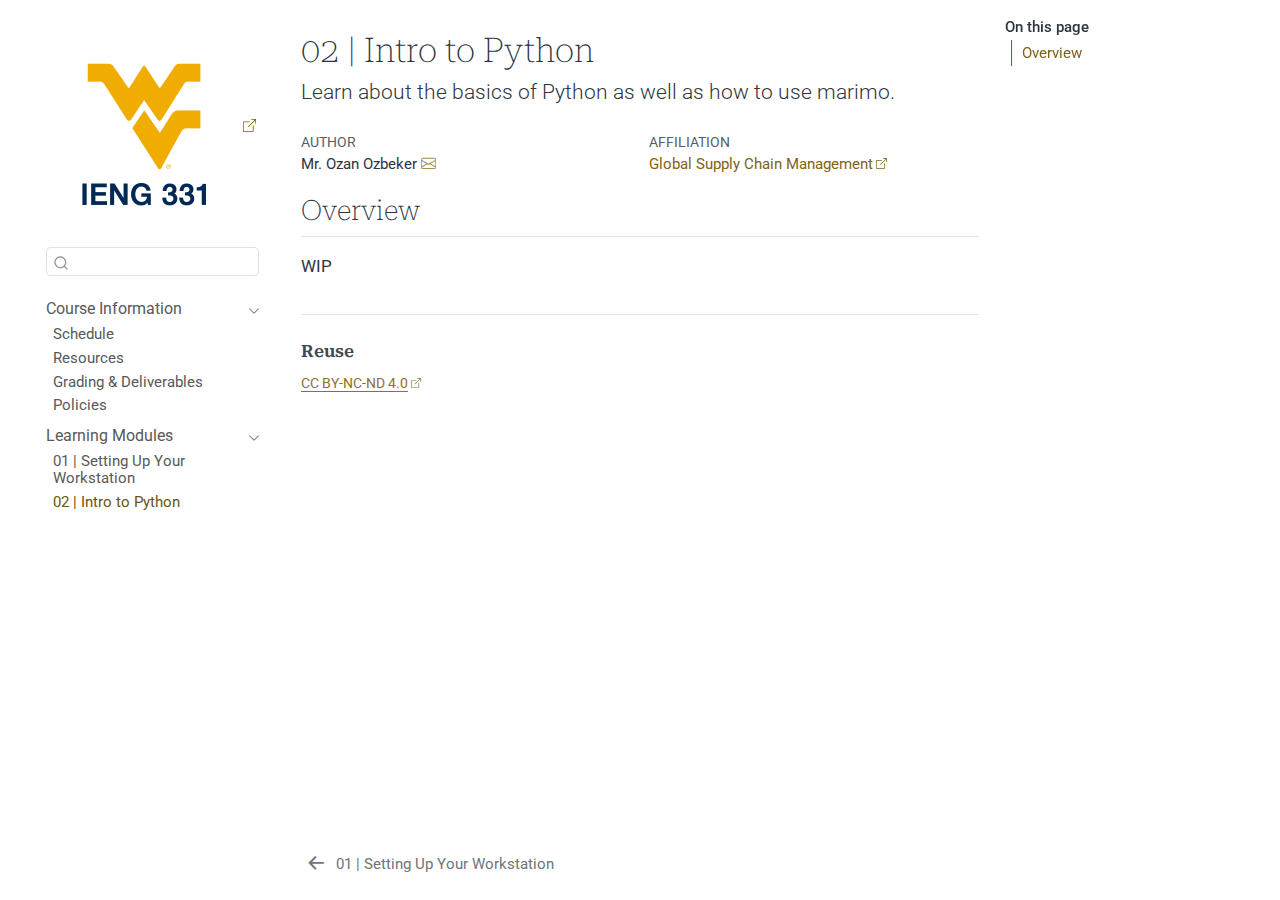
<file: docs/learning-modules/02-intro-to-python.html>
<!DOCTYPE html>
<html xmlns="http://www.w3.org/1999/xhtml" lang="en" xml:lang="en"><head>

<meta charset="utf-8">
<meta name="generator" content="quarto-1.6.40">

<meta name="viewport" content="width=device-width, initial-scale=1.0, user-scalable=yes">

<meta name="author" content="Mr.&nbsp;Ozan Ozbeker">

<title>02 | Intro to Python – IENG
331: Computer Applications in Industrial Engineering</title>
<style>
code{white-space: pre-wrap;}
span.smallcaps{font-variant: small-caps;}
div.columns{display: flex; gap: min(4vw, 1.5em);}
div.column{flex: auto; overflow-x: auto;}
div.hanging-indent{margin-left: 1.5em; text-indent: -1.5em;}
ul.task-list{list-style: none;}
ul.task-list li input[type="checkbox"] {
  width: 0.8em;
  margin: 0 0.8em 0.2em -1em; /* quarto-specific, see https://github.com/quarto-dev/quarto-cli/issues/4556 */ 
  vertical-align: middle;
}
</style>


<script src="../site_libs/quarto-nav/quarto-nav.js"></script>
<script src="../site_libs/quarto-nav/headroom.min.js"></script>
<script src="../site_libs/clipboard/clipboard.min.js"></script>
<script src="../site_libs/quarto-search/autocomplete.umd.js"></script>
<script src="../site_libs/quarto-search/fuse.min.js"></script>
<script src="../site_libs/quarto-search/quarto-search.js"></script>
<meta name="quarto:offset" content="../">
<link href="../learning-modules/01-setting-up-your-workstation.html" rel="prev">
<link href="../images/flying-wv-gold.png" rel="icon" type="image/png">
<script src="../site_libs/quarto-html/quarto.js"></script>
<script src="../site_libs/quarto-html/popper.min.js"></script>
<script src="../site_libs/quarto-html/tippy.umd.min.js"></script>
<script src="../site_libs/quarto-html/anchor.min.js"></script>
<link href="../site_libs/quarto-html/tippy.css" rel="stylesheet">
<link href="../site_libs/quarto-html/quarto-syntax-highlighting-fdd8e41e452522482f81c6f67b0e9110.css" rel="stylesheet" id="quarto-text-highlighting-styles">
<script src="../site_libs/bootstrap/bootstrap.min.js"></script>
<link href="../site_libs/bootstrap/bootstrap-icons.css" rel="stylesheet">
<link href="../site_libs/bootstrap/bootstrap-7a1606e66d82e84606b9c82b411ee8d3.min.css" rel="stylesheet" append-hash="true" id="quarto-bootstrap" data-mode="light">
<script id="quarto-search-options" type="application/json">{
  "location": "sidebar",
  "copy-button": false,
  "collapse-after": 3,
  "panel-placement": "start",
  "type": "textbox",
  "limit": 50,
  "keyboard-shortcut": [
    "f",
    "/",
    "s"
  ],
  "show-item-context": false,
  "language": {
    "search-no-results-text": "No results",
    "search-matching-documents-text": "matching documents",
    "search-copy-link-title": "Copy link to search",
    "search-hide-matches-text": "Hide additional matches",
    "search-more-match-text": "more match in this document",
    "search-more-matches-text": "more matches in this document",
    "search-clear-button-title": "Clear",
    "search-text-placeholder": "",
    "search-detached-cancel-button-title": "Cancel",
    "search-submit-button-title": "Submit",
    "search-label": "Search"
  }
}</script>
<style>html{ scroll-behavior: smooth; }</style>


<link rel="stylesheet" href="../styles.css">
</head>

<body class="nav-sidebar floating">

<div id="quarto-search-results"></div>
  <header id="quarto-header" class="headroom fixed-top">
  <nav class="quarto-secondary-nav">
    <div class="container-fluid d-flex">
      <button type="button" class="quarto-btn-toggle btn" data-bs-toggle="collapse" role="button" data-bs-target=".quarto-sidebar-collapse-item" aria-controls="quarto-sidebar" aria-expanded="false" aria-label="Toggle sidebar navigation" onclick="if (window.quartoToggleHeadroom) { window.quartoToggleHeadroom(); }">
        <i class="bi bi-layout-text-sidebar-reverse"></i>
      </button>
        <a class="flex-grow-1 no-decor" role="navigation" data-bs-toggle="collapse" data-bs-target=".quarto-sidebar-collapse-item" aria-controls="quarto-sidebar" aria-expanded="false" aria-label="Toggle sidebar navigation" onclick="if (window.quartoToggleHeadroom) { window.quartoToggleHeadroom(); }">      
          <h1 class="quarto-secondary-nav-title">02 | Intro to Python</h1>
        </a>     
      <button type="button" class="btn quarto-search-button" aria-label="Search" onclick="window.quartoOpenSearch();">
        <i class="bi bi-search"></i>
      </button>
    </div>
  </nav>
</header>
<!-- content -->
<div id="quarto-content" class="quarto-container page-columns page-rows-contents page-layout-article">
<!-- sidebar -->
  <nav id="quarto-sidebar" class="sidebar collapse collapse-horizontal quarto-sidebar-collapse-item sidebar-navigation floating overflow-auto">
    <div class="pt-lg-2 mt-2 text-left sidebar-header">
      <a href="../index.html" class="sidebar-logo-link">
      <img src="../images/logo-ieng-331.png" alt="" class="sidebar-logo py-0 d-lg-inline d-none">
      </a>
      </div>
        <div class="mt-2 flex-shrink-0 align-items-center">
        <div class="sidebar-search">
        <div id="quarto-search" class="" title="Search"></div>
        </div>
        </div>
    <div class="sidebar-menu-container"> 
    <ul class="list-unstyled mt-1">
        <li class="sidebar-item sidebar-item-section">
      <div class="sidebar-item-container"> 
            <a class="sidebar-item-text sidebar-link text-start" data-bs-toggle="collapse" data-bs-target="#quarto-sidebar-section-1" role="navigation" aria-expanded="true">
 <span class="menu-text">Course
Information</span></a>
          <a class="sidebar-item-toggle text-start" data-bs-toggle="collapse" data-bs-target="#quarto-sidebar-section-1" role="navigation" aria-expanded="true" aria-label="Toggle section">
            <i class="bi bi-chevron-right ms-2"></i>
          </a> 
      </div>
      <ul id="quarto-sidebar-section-1" class="collapse list-unstyled sidebar-section depth1 show">  
          <li class="sidebar-item">
  <div class="sidebar-item-container"> 
  <a href="../course-information/schedule.html" class="sidebar-item-text sidebar-link">
 <span class="menu-text">Schedule</span></a>
  </div>
</li>
          <li class="sidebar-item">
  <div class="sidebar-item-container"> 
  <a href="../course-information/resources.html" class="sidebar-item-text sidebar-link">
 <span class="menu-text">Resources</span></a>
  </div>
</li>
          <li class="sidebar-item">
  <div class="sidebar-item-container"> 
  <a href="../course-information/grading-and-deliverables.html" class="sidebar-item-text sidebar-link">
 <span class="menu-text">Grading &amp; Deliverables</span></a>
  </div>
</li>
          <li class="sidebar-item">
  <div class="sidebar-item-container"> 
  <a href="../course-information/policies.html" class="sidebar-item-text sidebar-link">
 <span class="menu-text">Policies</span></a>
  </div>
</li>
      </ul>
  </li>
        <li class="sidebar-item sidebar-item-section">
      <div class="sidebar-item-container"> 
            <a class="sidebar-item-text sidebar-link text-start" data-bs-toggle="collapse" data-bs-target="#quarto-sidebar-section-2" role="navigation" aria-expanded="true">
 <span class="menu-text">Learning
Modules</span></a>
          <a class="sidebar-item-toggle text-start" data-bs-toggle="collapse" data-bs-target="#quarto-sidebar-section-2" role="navigation" aria-expanded="true" aria-label="Toggle section">
            <i class="bi bi-chevron-right ms-2"></i>
          </a> 
      </div>
      <ul id="quarto-sidebar-section-2" class="collapse list-unstyled sidebar-section depth1 show">  
          <li class="sidebar-item">
  <div class="sidebar-item-container"> 
  <a href="../learning-modules/01-setting-up-your-workstation.html" class="sidebar-item-text sidebar-link">
 <span class="menu-text">01
| Setting Up Your Workstation</span></a>
  </div>
</li>
          <li class="sidebar-item">
  <div class="sidebar-item-container"> 
  <a href="../learning-modules/02-intro-to-python.html" class="sidebar-item-text sidebar-link active">
 <span class="menu-text">02
| Intro to Python</span></a>
  </div>
</li>
      </ul>
  </li>
    </ul>
    </div>
</nav>
<div id="quarto-sidebar-glass" class="quarto-sidebar-collapse-item" data-bs-toggle="collapse" data-bs-target=".quarto-sidebar-collapse-item"></div>
<!-- margin-sidebar -->
    <div id="quarto-margin-sidebar" class="sidebar margin-sidebar">
        <nav id="TOC" role="doc-toc" class="toc-active" data-toc-expanded="99">
    <h2 id="toc-title">On this page</h2>
   
  <ul>
  <li><a href="#overview" id="toc-overview" class="nav-link active" data-scroll-target="#overview">Overview</a></li>
  </ul>
</nav>
    </div>
<!-- main -->
<main class="content" id="quarto-document-content">

<header id="title-block-header" class="quarto-title-block default">
<div class="quarto-title">
<h1 class="title d-none d-lg-block">02 | Intro to Python</h1>
<p class="subtitle lead">Learn about the basics of Python as well as how
to use marimo.</p>
</div>


<div class="quarto-title-meta-author">
  <div class="quarto-title-meta-heading">Author</div>
  <div class="quarto-title-meta-heading">Affiliation</div>
  
    <div class="quarto-title-meta-contents">
    <p class="author">Mr.&nbsp;Ozan
Ozbeker <a href="mailto:ozan.ozbeker@mail.wvu.edu" class="quarto-title-author-email"><i class="bi bi-envelope"></i></a> </p>
  </div>
  <div class="quarto-title-meta-contents">
        <p class="affiliation">
            <a href="https://business.wvu.edu/academics/management-information-systems/global-supply-chain-management">
            Global Supply Chain Management
            </a>
          </p>
      </div>
  </div>

<div class="quarto-title-meta">

      
  
    
  </div>
  


</header>


<section id="overview" class="level2">
<h2 class="anchored" data-anchor-id="overview">Overview</h2>
<p>WIP</p>


</section>

<a onclick="window.scrollTo(0, 0); return false;" role="button" id="quarto-back-to-top"><i class="bi bi-arrow-up"></i> Back to top</a><div id="quarto-appendix" class="default"><section class="quarto-appendix-contents" id="quarto-reuse"><h2 class="anchored quarto-appendix-heading">Reuse</h2><div class="quarto-appendix-contents"><div><a rel="license" href="https://creativecommons.org/licenses/by-nc-nd/4.0/">CC BY-NC-ND 4.0</a></div></div></section></div></main> <!-- /main -->
<script id="quarto-html-after-body" type="application/javascript">
window.document.addEventListener("DOMContentLoaded", function (event) {
  const toggleBodyColorMode = (bsSheetEl) => {
    const mode = bsSheetEl.getAttribute("data-mode");
    const bodyEl = window.document.querySelector("body");
    if (mode === "dark") {
      bodyEl.classList.add("quarto-dark");
      bodyEl.classList.remove("quarto-light");
    } else {
      bodyEl.classList.add("quarto-light");
      bodyEl.classList.remove("quarto-dark");
    }
  }
  const toggleBodyColorPrimary = () => {
    const bsSheetEl = window.document.querySelector("link#quarto-bootstrap");
    if (bsSheetEl) {
      toggleBodyColorMode(bsSheetEl);
    }
  }
  toggleBodyColorPrimary();  
  const icon = "";
  const anchorJS = new window.AnchorJS();
  anchorJS.options = {
    placement: 'right',
    icon: icon
  };
  anchorJS.add('.anchored');
  const isCodeAnnotation = (el) => {
    for (const clz of el.classList) {
      if (clz.startsWith('code-annotation-')) {                     
        return true;
      }
    }
    return false;
  }
  const onCopySuccess = function(e) {
    // button target
    const button = e.trigger;
    // don't keep focus
    button.blur();
    // flash "checked"
    button.classList.add('code-copy-button-checked');
    var currentTitle = button.getAttribute("title");
    button.setAttribute("title", "Copied!");
    let tooltip;
    if (window.bootstrap) {
      button.setAttribute("data-bs-toggle", "tooltip");
      button.setAttribute("data-bs-placement", "left");
      button.setAttribute("data-bs-title", "Copied!");
      tooltip = new bootstrap.Tooltip(button, 
        { trigger: "manual", 
          customClass: "code-copy-button-tooltip",
          offset: [0, -8]});
      tooltip.show();    
    }
    setTimeout(function() {
      if (tooltip) {
        tooltip.hide();
        button.removeAttribute("data-bs-title");
        button.removeAttribute("data-bs-toggle");
        button.removeAttribute("data-bs-placement");
      }
      button.setAttribute("title", currentTitle);
      button.classList.remove('code-copy-button-checked');
    }, 1000);
    // clear code selection
    e.clearSelection();
  }
  const getTextToCopy = function(trigger) {
      const codeEl = trigger.previousElementSibling.cloneNode(true);
      for (const childEl of codeEl.children) {
        if (isCodeAnnotation(childEl)) {
          childEl.remove();
        }
      }
      return codeEl.innerText;
  }
  const clipboard = new window.ClipboardJS('.code-copy-button:not([data-in-quarto-modal])', {
    text: getTextToCopy
  });
  clipboard.on('success', onCopySuccess);
  if (window.document.getElementById('quarto-embedded-source-code-modal')) {
    const clipboardModal = new window.ClipboardJS('.code-copy-button[data-in-quarto-modal]', {
      text: getTextToCopy,
      container: window.document.getElementById('quarto-embedded-source-code-modal')
    });
    clipboardModal.on('success', onCopySuccess);
  }
    var localhostRegex = new RegExp(/^(?:http|https):\/\/localhost\:?[0-9]*\//);
    var mailtoRegex = new RegExp(/^mailto:/);
      var filterRegex = new RegExp("wvu-ieng-331\.github\.io");
    var isInternal = (href) => {
        return filterRegex.test(href) || localhostRegex.test(href) || mailtoRegex.test(href);
    }
    // Inspect non-navigation links and adorn them if external
 	var links = window.document.querySelectorAll('a[href]:not(.nav-link):not(.navbar-brand):not(.toc-action):not(.sidebar-link):not(.sidebar-item-toggle):not(.pagination-link):not(.no-external):not([aria-hidden]):not(.dropdown-item):not(.quarto-navigation-tool):not(.about-link)');
    for (var i=0; i<links.length; i++) {
      const link = links[i];
      if (!isInternal(link.href)) {
        // undo the damage that might have been done by quarto-nav.js in the case of
        // links that we want to consider external
        if (link.dataset.originalHref !== undefined) {
          link.href = link.dataset.originalHref;
        }
          // target, if specified
          link.setAttribute("target", "_blank");
          if (link.getAttribute("rel") === null) {
            link.setAttribute("rel", "noopener");
          }
          // default icon
          link.classList.add("external");
      }
    }
  function tippyHover(el, contentFn, onTriggerFn, onUntriggerFn) {
    const config = {
      allowHTML: true,
      maxWidth: 500,
      delay: 100,
      arrow: false,
      appendTo: function(el) {
          return el.parentElement;
      },
      interactive: true,
      interactiveBorder: 10,
      theme: 'quarto',
      placement: 'bottom-start',
    };
    if (contentFn) {
      config.content = contentFn;
    }
    if (onTriggerFn) {
      config.onTrigger = onTriggerFn;
    }
    if (onUntriggerFn) {
      config.onUntrigger = onUntriggerFn;
    }
    window.tippy(el, config); 
  }
  const noterefs = window.document.querySelectorAll('a[role="doc-noteref"]');
  for (var i=0; i<noterefs.length; i++) {
    const ref = noterefs[i];
    tippyHover(ref, function() {
      // use id or data attribute instead here
      let href = ref.getAttribute('data-footnote-href') || ref.getAttribute('href');
      try { href = new URL(href).hash; } catch {}
      const id = href.replace(/^#\/?/, "");
      const note = window.document.getElementById(id);
      if (note) {
        return note.innerHTML;
      } else {
        return "";
      }
    });
  }
  const xrefs = window.document.querySelectorAll('a.quarto-xref');
  const processXRef = (id, note) => {
    // Strip column container classes
    const stripColumnClz = (el) => {
      el.classList.remove("page-full", "page-columns");
      if (el.children) {
        for (const child of el.children) {
          stripColumnClz(child);
        }
      }
    }
    stripColumnClz(note)
    if (id === null || id.startsWith('sec-')) {
      // Special case sections, only their first couple elements
      const container = document.createElement("div");
      if (note.children && note.children.length > 2) {
        container.appendChild(note.children[0].cloneNode(true));
        for (let i = 1; i < note.children.length; i++) {
          const child = note.children[i];
          if (child.tagName === "P" && child.innerText === "") {
            continue;
          } else {
            container.appendChild(child.cloneNode(true));
            break;
          }
        }
        if (window.Quarto?.typesetMath) {
          window.Quarto.typesetMath(container);
        }
        return container.innerHTML
      } else {
        if (window.Quarto?.typesetMath) {
          window.Quarto.typesetMath(note);
        }
        return note.innerHTML;
      }
    } else {
      // Remove any anchor links if they are present
      const anchorLink = note.querySelector('a.anchorjs-link');
      if (anchorLink) {
        anchorLink.remove();
      }
      if (window.Quarto?.typesetMath) {
        window.Quarto.typesetMath(note);
      }
      if (note.classList.contains("callout")) {
        return note.outerHTML;
      } else {
        return note.innerHTML;
      }
    }
  }
  for (var i=0; i<xrefs.length; i++) {
    const xref = xrefs[i];
    tippyHover(xref, undefined, function(instance) {
      instance.disable();
      let url = xref.getAttribute('href');
      let hash = undefined; 
      if (url.startsWith('#')) {
        hash = url;
      } else {
        try { hash = new URL(url).hash; } catch {}
      }
      if (hash) {
        const id = hash.replace(/^#\/?/, "");
        const note = window.document.getElementById(id);
        if (note !== null) {
          try {
            const html = processXRef(id, note.cloneNode(true));
            instance.setContent(html);
          } finally {
            instance.enable();
            instance.show();
          }
        } else {
          // See if we can fetch this
          fetch(url.split('#')[0])
          .then(res => res.text())
          .then(html => {
            const parser = new DOMParser();
            const htmlDoc = parser.parseFromString(html, "text/html");
            const note = htmlDoc.getElementById(id);
            if (note !== null) {
              const html = processXRef(id, note);
              instance.setContent(html);
            } 
          }).finally(() => {
            instance.enable();
            instance.show();
          });
        }
      } else {
        // See if we can fetch a full url (with no hash to target)
        // This is a special case and we should probably do some content thinning / targeting
        fetch(url)
        .then(res => res.text())
        .then(html => {
          const parser = new DOMParser();
          const htmlDoc = parser.parseFromString(html, "text/html");
          const note = htmlDoc.querySelector('main.content');
          if (note !== null) {
            // This should only happen for chapter cross references
            // (since there is no id in the URL)
            // remove the first header
            if (note.children.length > 0 && note.children[0].tagName === "HEADER") {
              note.children[0].remove();
            }
            const html = processXRef(null, note);
            instance.setContent(html);
          } 
        }).finally(() => {
          instance.enable();
          instance.show();
        });
      }
    }, function(instance) {
    });
  }
      let selectedAnnoteEl;
      const selectorForAnnotation = ( cell, annotation) => {
        let cellAttr = 'data-code-cell="' + cell + '"';
        let lineAttr = 'data-code-annotation="' +  annotation + '"';
        const selector = 'span[' + cellAttr + '][' + lineAttr + ']';
        return selector;
      }
      const selectCodeLines = (annoteEl) => {
        const doc = window.document;
        const targetCell = annoteEl.getAttribute("data-target-cell");
        const targetAnnotation = annoteEl.getAttribute("data-target-annotation");
        const annoteSpan = window.document.querySelector(selectorForAnnotation(targetCell, targetAnnotation));
        const lines = annoteSpan.getAttribute("data-code-lines").split(",");
        const lineIds = lines.map((line) => {
          return targetCell + "-" + line;
        })
        let top = null;
        let height = null;
        let parent = null;
        if (lineIds.length > 0) {
            //compute the position of the single el (top and bottom and make a div)
            const el = window.document.getElementById(lineIds[0]);
            top = el.offsetTop;
            height = el.offsetHeight;
            parent = el.parentElement.parentElement;
          if (lineIds.length > 1) {
            const lastEl = window.document.getElementById(lineIds[lineIds.length - 1]);
            const bottom = lastEl.offsetTop + lastEl.offsetHeight;
            height = bottom - top;
          }
          if (top !== null && height !== null && parent !== null) {
            // cook up a div (if necessary) and position it 
            let div = window.document.getElementById("code-annotation-line-highlight");
            if (div === null) {
              div = window.document.createElement("div");
              div.setAttribute("id", "code-annotation-line-highlight");
              div.style.position = 'absolute';
              parent.appendChild(div);
            }
            div.style.top = top - 2 + "px";
            div.style.height = height + 4 + "px";
            div.style.left = 0;
            let gutterDiv = window.document.getElementById("code-annotation-line-highlight-gutter");
            if (gutterDiv === null) {
              gutterDiv = window.document.createElement("div");
              gutterDiv.setAttribute("id", "code-annotation-line-highlight-gutter");
              gutterDiv.style.position = 'absolute';
              const codeCell = window.document.getElementById(targetCell);
              const gutter = codeCell.querySelector('.code-annotation-gutter');
              gutter.appendChild(gutterDiv);
            }
            gutterDiv.style.top = top - 2 + "px";
            gutterDiv.style.height = height + 4 + "px";
          }
          selectedAnnoteEl = annoteEl;
        }
      };
      const unselectCodeLines = () => {
        const elementsIds = ["code-annotation-line-highlight", "code-annotation-line-highlight-gutter"];
        elementsIds.forEach((elId) => {
          const div = window.document.getElementById(elId);
          if (div) {
            div.remove();
          }
        });
        selectedAnnoteEl = undefined;
      };
        // Handle positioning of the toggle
    window.addEventListener(
      "resize",
      throttle(() => {
        elRect = undefined;
        if (selectedAnnoteEl) {
          selectCodeLines(selectedAnnoteEl);
        }
      }, 10)
    );
    function throttle(fn, ms) {
    let throttle = false;
    let timer;
      return (...args) => {
        if(!throttle) { // first call gets through
            fn.apply(this, args);
            throttle = true;
        } else { // all the others get throttled
            if(timer) clearTimeout(timer); // cancel #2
            timer = setTimeout(() => {
              fn.apply(this, args);
              timer = throttle = false;
            }, ms);
        }
      };
    }
      // Attach click handler to the DT
      const annoteDls = window.document.querySelectorAll('dt[data-target-cell]');
      for (const annoteDlNode of annoteDls) {
        annoteDlNode.addEventListener('click', (event) => {
          const clickedEl = event.target;
          if (clickedEl !== selectedAnnoteEl) {
            unselectCodeLines();
            const activeEl = window.document.querySelector('dt[data-target-cell].code-annotation-active');
            if (activeEl) {
              activeEl.classList.remove('code-annotation-active');
            }
            selectCodeLines(clickedEl);
            clickedEl.classList.add('code-annotation-active');
          } else {
            // Unselect the line
            unselectCodeLines();
            clickedEl.classList.remove('code-annotation-active');
          }
        });
      }
  const findCites = (el) => {
    const parentEl = el.parentElement;
    if (parentEl) {
      const cites = parentEl.dataset.cites;
      if (cites) {
        return {
          el,
          cites: cites.split(' ')
        };
      } else {
        return findCites(el.parentElement)
      }
    } else {
      return undefined;
    }
  };
  var bibliorefs = window.document.querySelectorAll('a[role="doc-biblioref"]');
  for (var i=0; i<bibliorefs.length; i++) {
    const ref = bibliorefs[i];
    const citeInfo = findCites(ref);
    if (citeInfo) {
      tippyHover(citeInfo.el, function() {
        var popup = window.document.createElement('div');
        citeInfo.cites.forEach(function(cite) {
          var citeDiv = window.document.createElement('div');
          citeDiv.classList.add('hanging-indent');
          citeDiv.classList.add('csl-entry');
          var biblioDiv = window.document.getElementById('ref-' + cite);
          if (biblioDiv) {
            citeDiv.innerHTML = biblioDiv.innerHTML;
          }
          popup.appendChild(citeDiv);
        });
        return popup.innerHTML;
      });
    }
  }
});
</script>
<nav class="page-navigation">
  <div class="nav-page nav-page-previous">
      <a href="../learning-modules/01-setting-up-your-workstation.html" class="pagination-link" aria-label="01 | Setting Up Your Workstation">
        <i class="bi bi-arrow-left-short"></i> <span class="nav-page-text">01 | Setting Up Your
Workstation</span>
      </a>          
  </div>
  <div class="nav-page nav-page-next">
  </div>
</nav>
</div> <!-- /content -->




<script src="../site_libs/quarto-html/zenscroll-min.js"></script>
</body></html>
</file>
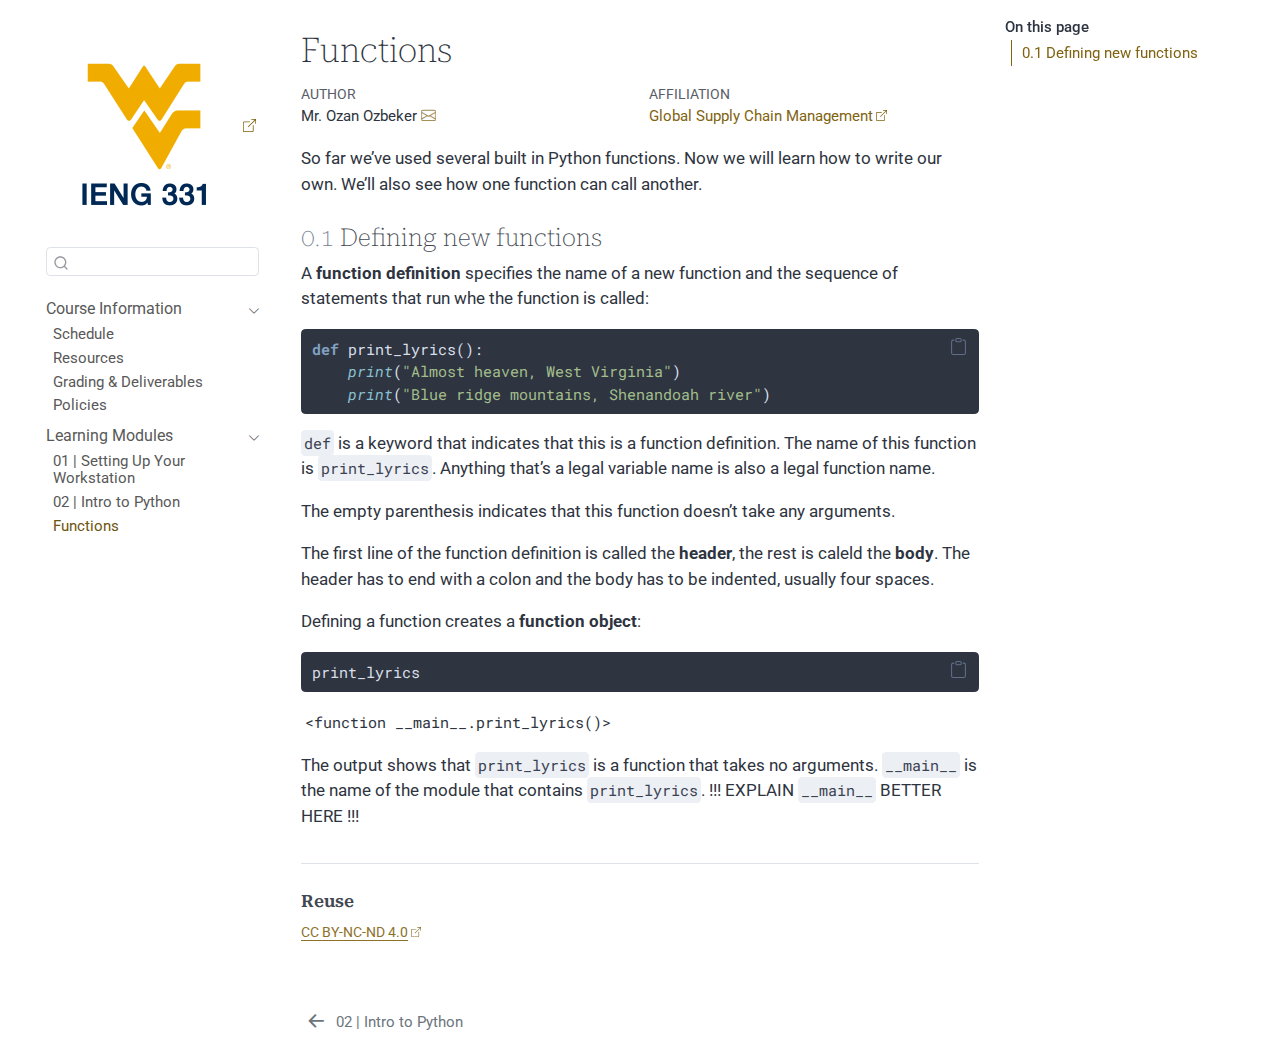
<file: docs/learning-modules/03-flow-control-and-functions.html>
<!DOCTYPE html>
<html xmlns="http://www.w3.org/1999/xhtml" lang="en" xml:lang="en"><head>

<meta charset="utf-8">
<meta name="generator" content="quarto-1.6.40">

<meta name="viewport" content="width=device-width, initial-scale=1.0, user-scalable=yes">

<meta name="author" content="Mr.&nbsp;Ozan Ozbeker">

<title>flow-control-and-functions – IENG 331: Computer Applications in Industrial Engineering</title>
<style>
code{white-space: pre-wrap;}
span.smallcaps{font-variant: small-caps;}
div.columns{display: flex; gap: min(4vw, 1.5em);}
div.column{flex: auto; overflow-x: auto;}
div.hanging-indent{margin-left: 1.5em; text-indent: -1.5em;}
ul.task-list{list-style: none;}
ul.task-list li input[type="checkbox"] {
  width: 0.8em;
  margin: 0 0.8em 0.2em -1em; /* quarto-specific, see https://github.com/quarto-dev/quarto-cli/issues/4556 */ 
  vertical-align: middle;
}
/* CSS for syntax highlighting */
pre > code.sourceCode { white-space: pre; position: relative; }
pre > code.sourceCode > span { line-height: 1.25; }
pre > code.sourceCode > span:empty { height: 1.2em; }
.sourceCode { overflow: visible; }
code.sourceCode > span { color: inherit; text-decoration: inherit; }
div.sourceCode { margin: 1em 0; }
pre.sourceCode { margin: 0; }
@media screen {
div.sourceCode { overflow: auto; }
}
@media print {
pre > code.sourceCode { white-space: pre-wrap; }
pre > code.sourceCode > span { display: inline-block; text-indent: -5em; padding-left: 5em; }
}
pre.numberSource code
  { counter-reset: source-line 0; }
pre.numberSource code > span
  { position: relative; left: -4em; counter-increment: source-line; }
pre.numberSource code > span > a:first-child::before
  { content: counter(source-line);
    position: relative; left: -1em; text-align: right; vertical-align: baseline;
    border: none; display: inline-block;
    -webkit-touch-callout: none; -webkit-user-select: none;
    -khtml-user-select: none; -moz-user-select: none;
    -ms-user-select: none; user-select: none;
    padding: 0 4px; width: 4em;
  }
pre.numberSource { margin-left: 3em;  padding-left: 4px; }
div.sourceCode
  {   }
@media screen {
pre > code.sourceCode > span > a:first-child::before { text-decoration: underline; }
}
</style>


<script src="../site_libs/quarto-nav/quarto-nav.js"></script>
<script src="../site_libs/quarto-nav/headroom.min.js"></script>
<script src="../site_libs/clipboard/clipboard.min.js"></script>
<script src="../site_libs/quarto-search/autocomplete.umd.js"></script>
<script src="../site_libs/quarto-search/fuse.min.js"></script>
<script src="../site_libs/quarto-search/quarto-search.js"></script>
<meta name="quarto:offset" content="../">
<link href="../learning-modules/02-intro-to-python.html" rel="prev">
<link href="../images/flying-wv-gold.png" rel="icon" type="image/png">
<script src="../site_libs/quarto-html/quarto.js"></script>
<script src="../site_libs/quarto-html/popper.min.js"></script>
<script src="../site_libs/quarto-html/tippy.umd.min.js"></script>
<script src="../site_libs/quarto-html/anchor.min.js"></script>
<link href="../site_libs/quarto-html/tippy.css" rel="stylesheet">
<link href="../site_libs/quarto-html/quarto-syntax-highlighting-fdd8e41e452522482f81c6f67b0e9110.css" rel="stylesheet" id="quarto-text-highlighting-styles">
<script src="../site_libs/bootstrap/bootstrap.min.js"></script>
<link href="../site_libs/bootstrap/bootstrap-icons.css" rel="stylesheet">
<link href="../site_libs/bootstrap/bootstrap-7a1606e66d82e84606b9c82b411ee8d3.min.css" rel="stylesheet" append-hash="true" id="quarto-bootstrap" data-mode="light">
<script id="quarto-search-options" type="application/json">{
  "location": "sidebar",
  "copy-button": false,
  "collapse-after": 3,
  "panel-placement": "start",
  "type": "textbox",
  "limit": 50,
  "keyboard-shortcut": [
    "f",
    "/",
    "s"
  ],
  "show-item-context": false,
  "language": {
    "search-no-results-text": "No results",
    "search-matching-documents-text": "matching documents",
    "search-copy-link-title": "Copy link to search",
    "search-hide-matches-text": "Hide additional matches",
    "search-more-match-text": "more match in this document",
    "search-more-matches-text": "more matches in this document",
    "search-clear-button-title": "Clear",
    "search-text-placeholder": "",
    "search-detached-cancel-button-title": "Cancel",
    "search-submit-button-title": "Submit",
    "search-label": "Search"
  }
}</script>
<style>html{ scroll-behavior: smooth; }</style>


<link rel="stylesheet" href="../styles.css">
</head>

<body class="nav-sidebar floating">

<div id="quarto-search-results"></div>
  <header id="quarto-header" class="headroom fixed-top">
  <nav class="quarto-secondary-nav">
    <div class="container-fluid d-flex">
      <button type="button" class="quarto-btn-toggle btn" data-bs-toggle="collapse" role="button" data-bs-target=".quarto-sidebar-collapse-item" aria-controls="quarto-sidebar" aria-expanded="false" aria-label="Toggle sidebar navigation" onclick="if (window.quartoToggleHeadroom) { window.quartoToggleHeadroom(); }">
        <i class="bi bi-layout-text-sidebar-reverse"></i>
      </button>
        <a class="flex-grow-1 no-decor" role="navigation" data-bs-toggle="collapse" data-bs-target=".quarto-sidebar-collapse-item" aria-controls="quarto-sidebar" aria-expanded="false" aria-label="Toggle sidebar navigation" onclick="if (window.quartoToggleHeadroom) { window.quartoToggleHeadroom(); }">      
          <h1 class="quarto-secondary-nav-title">Functions</h1>
        </a>     
      <button type="button" class="btn quarto-search-button" aria-label="Search" onclick="window.quartoOpenSearch();">
        <i class="bi bi-search"></i>
      </button>
    </div>
  </nav>
</header>
<!-- content -->
<div id="quarto-content" class="quarto-container page-columns page-rows-contents page-layout-article">
<!-- sidebar -->
  <nav id="quarto-sidebar" class="sidebar collapse collapse-horizontal quarto-sidebar-collapse-item sidebar-navigation floating overflow-auto">
    <div class="pt-lg-2 mt-2 text-left sidebar-header">
      <a href="../index.html" class="sidebar-logo-link">
      <img src="../images/logo-ieng-331.png" alt="" class="sidebar-logo py-0 d-lg-inline d-none">
      </a>
      </div>
        <div class="mt-2 flex-shrink-0 align-items-center">
        <div class="sidebar-search">
        <div id="quarto-search" class="" title="Search"></div>
        </div>
        </div>
    <div class="sidebar-menu-container"> 
    <ul class="list-unstyled mt-1">
        <li class="sidebar-item sidebar-item-section">
      <div class="sidebar-item-container"> 
            <a class="sidebar-item-text sidebar-link text-start" data-bs-toggle="collapse" data-bs-target="#quarto-sidebar-section-1" role="navigation" aria-expanded="true">
 <span class="menu-text">Course
Information</span></a>
          <a class="sidebar-item-toggle text-start" data-bs-toggle="collapse" data-bs-target="#quarto-sidebar-section-1" role="navigation" aria-expanded="true" aria-label="Toggle section">
            <i class="bi bi-chevron-right ms-2"></i>
          </a> 
      </div>
      <ul id="quarto-sidebar-section-1" class="collapse list-unstyled sidebar-section depth1 show">  
          <li class="sidebar-item">
  <div class="sidebar-item-container"> 
  <a href="../course-information/schedule.html" class="sidebar-item-text sidebar-link">
 <span class="menu-text">Schedule</span></a>
  </div>
</li>
          <li class="sidebar-item">
  <div class="sidebar-item-container"> 
  <a href="../course-information/resources.html" class="sidebar-item-text sidebar-link">
 <span class="menu-text">Resources</span></a>
  </div>
</li>
          <li class="sidebar-item">
  <div class="sidebar-item-container"> 
  <a href="../course-information/grading-and-deliverables.html" class="sidebar-item-text sidebar-link">
 <span class="menu-text">Grading &amp; Deliverables</span></a>
  </div>
</li>
          <li class="sidebar-item">
  <div class="sidebar-item-container"> 
  <a href="../course-information/policies.html" class="sidebar-item-text sidebar-link">
 <span class="menu-text">Policies</span></a>
  </div>
</li>
      </ul>
  </li>
        <li class="sidebar-item sidebar-item-section">
      <div class="sidebar-item-container"> 
            <a class="sidebar-item-text sidebar-link text-start" data-bs-toggle="collapse" data-bs-target="#quarto-sidebar-section-2" role="navigation" aria-expanded="true">
 <span class="menu-text">Learning
Modules</span></a>
          <a class="sidebar-item-toggle text-start" data-bs-toggle="collapse" data-bs-target="#quarto-sidebar-section-2" role="navigation" aria-expanded="true" aria-label="Toggle section">
            <i class="bi bi-chevron-right ms-2"></i>
          </a> 
      </div>
      <ul id="quarto-sidebar-section-2" class="collapse list-unstyled sidebar-section depth1 show">  
          <li class="sidebar-item">
  <div class="sidebar-item-container"> 
  <a href="../learning-modules/01-setting-up-your-workstation.html" class="sidebar-item-text sidebar-link">
 <span class="menu-text">01
| Setting Up Your Workstation</span></a>
  </div>
</li>
          <li class="sidebar-item">
  <div class="sidebar-item-container"> 
  <a href="../learning-modules/02-intro-to-python.html" class="sidebar-item-text sidebar-link">
 <span class="menu-text">02
| Intro to Python</span></a>
  </div>
</li>
          <li class="sidebar-item">
  <div class="sidebar-item-container"> 
  <a href="../learning-modules/03-flow-control-and-functions.html" class="sidebar-item-text sidebar-link active">
 <span class="menu-text">Functions</span></a>
  </div>
</li>
      </ul>
  </li>
    </ul>
    </div>
</nav>
<div id="quarto-sidebar-glass" class="quarto-sidebar-collapse-item" data-bs-toggle="collapse" data-bs-target=".quarto-sidebar-collapse-item"></div>
<!-- margin-sidebar -->
    <div id="quarto-margin-sidebar" class="sidebar margin-sidebar">
        <nav id="TOC" role="doc-toc" class="toc-active" data-toc-expanded="99">
    <h2 id="toc-title">On this page</h2>
   
  <ul>
  <li><a href="#defining-new-functions" id="toc-defining-new-functions" class="nav-link active" data-scroll-target="#defining-new-functions"><span class="header-section-number">0.1</span> Defining new
  functions</a></li>
  </ul>
</nav>
    </div>
<!-- main -->
<main class="content" id="quarto-document-content">

<header id="title-block-header" class="quarto-title-block default">
<div class="quarto-title">
<h1 class="title d-none d-lg-block">Functions</h1>
</div>


<div class="quarto-title-meta-author">
  <div class="quarto-title-meta-heading">Author</div>
  <div class="quarto-title-meta-heading">Affiliation</div>
  
    <div class="quarto-title-meta-contents">
    <p class="author">Mr.&nbsp;Ozan
Ozbeker <a href="mailto:ozan.ozbeker@mail.wvu.edu" class="quarto-title-author-email"><i class="bi bi-envelope"></i></a> </p>
  </div>
  <div class="quarto-title-meta-contents">
        <p class="affiliation">
            <a href="https://business.wvu.edu/academics/management-information-systems/global-supply-chain-management">
            Global Supply Chain Management
            </a>
          </p>
      </div>
  </div>

<div class="quarto-title-meta">

      
  
    
  </div>
  


</header>


<p>So far we’ve used several built in Python functions. Now we will
learn how to write our own. We’ll also see how one function can call
another.</p>
<section id="defining-new-functions" class="level3" data-number="0.1">
<h3 data-number="0.1" class="anchored" data-anchor-id="defining-new-functions"><span class="header-section-number">0.1</span>
Defining new functions</h3>
<p>A <strong>function definition</strong> specifies the name of a new
function and the sequence of statements that run whe the function is
called:</p>
<div id="4ba7c925" class="cell" data-execution_count="1">
<div class="sourceCode cell-code" id="cb1"><pre class="sourceCode python code-with-copy"><code class="sourceCode python"><span id="cb1-1"><a href="#cb1-1" aria-hidden="true" tabindex="-1"></a><span class="kw">def</span> print_lyrics():</span>
<span id="cb1-2"><a href="#cb1-2" aria-hidden="true" tabindex="-1"></a>    <span class="bu">print</span>(<span class="st">"Almost heaven, West Virginia"</span>)</span>
<span id="cb1-3"><a href="#cb1-3" aria-hidden="true" tabindex="-1"></a>    <span class="bu">print</span>(<span class="st">"Blue ridge mountains, Shenandoah river"</span>)</span></code><button title="Copy to Clipboard" class="code-copy-button"><i class="bi"></i></button></pre></div>
</div>
<p><code>def</code> is a keyword that indicates that this is a function
definition. The name of this function is <code>print_lyrics</code>.
Anything that’s a legal variable name is also a legal function name.</p>
<p>The empty parenthesis indicates that this function doesn’t take any
arguments.</p>
<p>The first line of the function definition is called the
<strong>header</strong>, the rest is caleld the <strong>body</strong>.
The header has to end with a colon and the body has to be indented,
usually four spaces.</p>
<p>Defining a function creates a <strong>function object</strong>:</p>
<div id="8107f4c9" class="cell" data-execution_count="2">
<div class="sourceCode cell-code" id="cb2"><pre class="sourceCode python code-with-copy"><code class="sourceCode python"><span id="cb2-1"><a href="#cb2-1" aria-hidden="true" tabindex="-1"></a>print_lyrics</span></code><button title="Copy to Clipboard" class="code-copy-button"><i class="bi"></i></button></pre></div>
<div class="cell-output cell-output-display" data-execution_count="2">
<pre><code>&lt;function __main__.print_lyrics()&gt;</code></pre>
</div>
</div>
<p>The output shows that <code>print_lyrics</code> is a function that
takes no arguments. <code>__main__</code> is the name of the module that
contains <code>print_lyrics</code>. !!! EXPLAIN <code>__main__</code>
BETTER HERE !!!</p>


</section>

<a onclick="window.scrollTo(0, 0); return false;" role="button" id="quarto-back-to-top"><i class="bi bi-arrow-up"></i> Back to top</a><div id="quarto-appendix" class="default"><section class="quarto-appendix-contents" id="quarto-reuse"><h2 class="anchored quarto-appendix-heading">Reuse</h2><div class="quarto-appendix-contents"><div><a rel="license" href="https://creativecommons.org/licenses/by-nc-nd/4.0/">CC BY-NC-ND 4.0</a></div></div></section></div></main> <!-- /main -->
<script id="quarto-html-after-body" type="application/javascript">
window.document.addEventListener("DOMContentLoaded", function (event) {
  const toggleBodyColorMode = (bsSheetEl) => {
    const mode = bsSheetEl.getAttribute("data-mode");
    const bodyEl = window.document.querySelector("body");
    if (mode === "dark") {
      bodyEl.classList.add("quarto-dark");
      bodyEl.classList.remove("quarto-light");
    } else {
      bodyEl.classList.add("quarto-light");
      bodyEl.classList.remove("quarto-dark");
    }
  }
  const toggleBodyColorPrimary = () => {
    const bsSheetEl = window.document.querySelector("link#quarto-bootstrap");
    if (bsSheetEl) {
      toggleBodyColorMode(bsSheetEl);
    }
  }
  toggleBodyColorPrimary();  
  const icon = "";
  const anchorJS = new window.AnchorJS();
  anchorJS.options = {
    placement: 'right',
    icon: icon
  };
  anchorJS.add('.anchored');
  const isCodeAnnotation = (el) => {
    for (const clz of el.classList) {
      if (clz.startsWith('code-annotation-')) {                     
        return true;
      }
    }
    return false;
  }
  const onCopySuccess = function(e) {
    // button target
    const button = e.trigger;
    // don't keep focus
    button.blur();
    // flash "checked"
    button.classList.add('code-copy-button-checked');
    var currentTitle = button.getAttribute("title");
    button.setAttribute("title", "Copied!");
    let tooltip;
    if (window.bootstrap) {
      button.setAttribute("data-bs-toggle", "tooltip");
      button.setAttribute("data-bs-placement", "left");
      button.setAttribute("data-bs-title", "Copied!");
      tooltip = new bootstrap.Tooltip(button, 
        { trigger: "manual", 
          customClass: "code-copy-button-tooltip",
          offset: [0, -8]});
      tooltip.show();    
    }
    setTimeout(function() {
      if (tooltip) {
        tooltip.hide();
        button.removeAttribute("data-bs-title");
        button.removeAttribute("data-bs-toggle");
        button.removeAttribute("data-bs-placement");
      }
      button.setAttribute("title", currentTitle);
      button.classList.remove('code-copy-button-checked');
    }, 1000);
    // clear code selection
    e.clearSelection();
  }
  const getTextToCopy = function(trigger) {
      const codeEl = trigger.previousElementSibling.cloneNode(true);
      for (const childEl of codeEl.children) {
        if (isCodeAnnotation(childEl)) {
          childEl.remove();
        }
      }
      return codeEl.innerText;
  }
  const clipboard = new window.ClipboardJS('.code-copy-button:not([data-in-quarto-modal])', {
    text: getTextToCopy
  });
  clipboard.on('success', onCopySuccess);
  if (window.document.getElementById('quarto-embedded-source-code-modal')) {
    const clipboardModal = new window.ClipboardJS('.code-copy-button[data-in-quarto-modal]', {
      text: getTextToCopy,
      container: window.document.getElementById('quarto-embedded-source-code-modal')
    });
    clipboardModal.on('success', onCopySuccess);
  }
    var localhostRegex = new RegExp(/^(?:http|https):\/\/localhost\:?[0-9]*\//);
    var mailtoRegex = new RegExp(/^mailto:/);
      var filterRegex = new RegExp("wvu-ieng-331\.github\.io");
    var isInternal = (href) => {
        return filterRegex.test(href) || localhostRegex.test(href) || mailtoRegex.test(href);
    }
    // Inspect non-navigation links and adorn them if external
 	var links = window.document.querySelectorAll('a[href]:not(.nav-link):not(.navbar-brand):not(.toc-action):not(.sidebar-link):not(.sidebar-item-toggle):not(.pagination-link):not(.no-external):not([aria-hidden]):not(.dropdown-item):not(.quarto-navigation-tool):not(.about-link)');
    for (var i=0; i<links.length; i++) {
      const link = links[i];
      if (!isInternal(link.href)) {
        // undo the damage that might have been done by quarto-nav.js in the case of
        // links that we want to consider external
        if (link.dataset.originalHref !== undefined) {
          link.href = link.dataset.originalHref;
        }
          // target, if specified
          link.setAttribute("target", "_blank");
          if (link.getAttribute("rel") === null) {
            link.setAttribute("rel", "noopener");
          }
          // default icon
          link.classList.add("external");
      }
    }
  function tippyHover(el, contentFn, onTriggerFn, onUntriggerFn) {
    const config = {
      allowHTML: true,
      maxWidth: 500,
      delay: 100,
      arrow: false,
      appendTo: function(el) {
          return el.parentElement;
      },
      interactive: true,
      interactiveBorder: 10,
      theme: 'quarto',
      placement: 'bottom-start',
    };
    if (contentFn) {
      config.content = contentFn;
    }
    if (onTriggerFn) {
      config.onTrigger = onTriggerFn;
    }
    if (onUntriggerFn) {
      config.onUntrigger = onUntriggerFn;
    }
    window.tippy(el, config); 
  }
  const noterefs = window.document.querySelectorAll('a[role="doc-noteref"]');
  for (var i=0; i<noterefs.length; i++) {
    const ref = noterefs[i];
    tippyHover(ref, function() {
      // use id or data attribute instead here
      let href = ref.getAttribute('data-footnote-href') || ref.getAttribute('href');
      try { href = new URL(href).hash; } catch {}
      const id = href.replace(/^#\/?/, "");
      const note = window.document.getElementById(id);
      if (note) {
        return note.innerHTML;
      } else {
        return "";
      }
    });
  }
  const xrefs = window.document.querySelectorAll('a.quarto-xref');
  const processXRef = (id, note) => {
    // Strip column container classes
    const stripColumnClz = (el) => {
      el.classList.remove("page-full", "page-columns");
      if (el.children) {
        for (const child of el.children) {
          stripColumnClz(child);
        }
      }
    }
    stripColumnClz(note)
    if (id === null || id.startsWith('sec-')) {
      // Special case sections, only their first couple elements
      const container = document.createElement("div");
      if (note.children && note.children.length > 2) {
        container.appendChild(note.children[0].cloneNode(true));
        for (let i = 1; i < note.children.length; i++) {
          const child = note.children[i];
          if (child.tagName === "P" && child.innerText === "") {
            continue;
          } else {
            container.appendChild(child.cloneNode(true));
            break;
          }
        }
        if (window.Quarto?.typesetMath) {
          window.Quarto.typesetMath(container);
        }
        return container.innerHTML
      } else {
        if (window.Quarto?.typesetMath) {
          window.Quarto.typesetMath(note);
        }
        return note.innerHTML;
      }
    } else {
      // Remove any anchor links if they are present
      const anchorLink = note.querySelector('a.anchorjs-link');
      if (anchorLink) {
        anchorLink.remove();
      }
      if (window.Quarto?.typesetMath) {
        window.Quarto.typesetMath(note);
      }
      if (note.classList.contains("callout")) {
        return note.outerHTML;
      } else {
        return note.innerHTML;
      }
    }
  }
  for (var i=0; i<xrefs.length; i++) {
    const xref = xrefs[i];
    tippyHover(xref, undefined, function(instance) {
      instance.disable();
      let url = xref.getAttribute('href');
      let hash = undefined; 
      if (url.startsWith('#')) {
        hash = url;
      } else {
        try { hash = new URL(url).hash; } catch {}
      }
      if (hash) {
        const id = hash.replace(/^#\/?/, "");
        const note = window.document.getElementById(id);
        if (note !== null) {
          try {
            const html = processXRef(id, note.cloneNode(true));
            instance.setContent(html);
          } finally {
            instance.enable();
            instance.show();
          }
        } else {
          // See if we can fetch this
          fetch(url.split('#')[0])
          .then(res => res.text())
          .then(html => {
            const parser = new DOMParser();
            const htmlDoc = parser.parseFromString(html, "text/html");
            const note = htmlDoc.getElementById(id);
            if (note !== null) {
              const html = processXRef(id, note);
              instance.setContent(html);
            } 
          }).finally(() => {
            instance.enable();
            instance.show();
          });
        }
      } else {
        // See if we can fetch a full url (with no hash to target)
        // This is a special case and we should probably do some content thinning / targeting
        fetch(url)
        .then(res => res.text())
        .then(html => {
          const parser = new DOMParser();
          const htmlDoc = parser.parseFromString(html, "text/html");
          const note = htmlDoc.querySelector('main.content');
          if (note !== null) {
            // This should only happen for chapter cross references
            // (since there is no id in the URL)
            // remove the first header
            if (note.children.length > 0 && note.children[0].tagName === "HEADER") {
              note.children[0].remove();
            }
            const html = processXRef(null, note);
            instance.setContent(html);
          } 
        }).finally(() => {
          instance.enable();
          instance.show();
        });
      }
    }, function(instance) {
    });
  }
      let selectedAnnoteEl;
      const selectorForAnnotation = ( cell, annotation) => {
        let cellAttr = 'data-code-cell="' + cell + '"';
        let lineAttr = 'data-code-annotation="' +  annotation + '"';
        const selector = 'span[' + cellAttr + '][' + lineAttr + ']';
        return selector;
      }
      const selectCodeLines = (annoteEl) => {
        const doc = window.document;
        const targetCell = annoteEl.getAttribute("data-target-cell");
        const targetAnnotation = annoteEl.getAttribute("data-target-annotation");
        const annoteSpan = window.document.querySelector(selectorForAnnotation(targetCell, targetAnnotation));
        const lines = annoteSpan.getAttribute("data-code-lines").split(",");
        const lineIds = lines.map((line) => {
          return targetCell + "-" + line;
        })
        let top = null;
        let height = null;
        let parent = null;
        if (lineIds.length > 0) {
            //compute the position of the single el (top and bottom and make a div)
            const el = window.document.getElementById(lineIds[0]);
            top = el.offsetTop;
            height = el.offsetHeight;
            parent = el.parentElement.parentElement;
          if (lineIds.length > 1) {
            const lastEl = window.document.getElementById(lineIds[lineIds.length - 1]);
            const bottom = lastEl.offsetTop + lastEl.offsetHeight;
            height = bottom - top;
          }
          if (top !== null && height !== null && parent !== null) {
            // cook up a div (if necessary) and position it 
            let div = window.document.getElementById("code-annotation-line-highlight");
            if (div === null) {
              div = window.document.createElement("div");
              div.setAttribute("id", "code-annotation-line-highlight");
              div.style.position = 'absolute';
              parent.appendChild(div);
            }
            div.style.top = top - 2 + "px";
            div.style.height = height + 4 + "px";
            div.style.left = 0;
            let gutterDiv = window.document.getElementById("code-annotation-line-highlight-gutter");
            if (gutterDiv === null) {
              gutterDiv = window.document.createElement("div");
              gutterDiv.setAttribute("id", "code-annotation-line-highlight-gutter");
              gutterDiv.style.position = 'absolute';
              const codeCell = window.document.getElementById(targetCell);
              const gutter = codeCell.querySelector('.code-annotation-gutter');
              gutter.appendChild(gutterDiv);
            }
            gutterDiv.style.top = top - 2 + "px";
            gutterDiv.style.height = height + 4 + "px";
          }
          selectedAnnoteEl = annoteEl;
        }
      };
      const unselectCodeLines = () => {
        const elementsIds = ["code-annotation-line-highlight", "code-annotation-line-highlight-gutter"];
        elementsIds.forEach((elId) => {
          const div = window.document.getElementById(elId);
          if (div) {
            div.remove();
          }
        });
        selectedAnnoteEl = undefined;
      };
        // Handle positioning of the toggle
    window.addEventListener(
      "resize",
      throttle(() => {
        elRect = undefined;
        if (selectedAnnoteEl) {
          selectCodeLines(selectedAnnoteEl);
        }
      }, 10)
    );
    function throttle(fn, ms) {
    let throttle = false;
    let timer;
      return (...args) => {
        if(!throttle) { // first call gets through
            fn.apply(this, args);
            throttle = true;
        } else { // all the others get throttled
            if(timer) clearTimeout(timer); // cancel #2
            timer = setTimeout(() => {
              fn.apply(this, args);
              timer = throttle = false;
            }, ms);
        }
      };
    }
      // Attach click handler to the DT
      const annoteDls = window.document.querySelectorAll('dt[data-target-cell]');
      for (const annoteDlNode of annoteDls) {
        annoteDlNode.addEventListener('click', (event) => {
          const clickedEl = event.target;
          if (clickedEl !== selectedAnnoteEl) {
            unselectCodeLines();
            const activeEl = window.document.querySelector('dt[data-target-cell].code-annotation-active');
            if (activeEl) {
              activeEl.classList.remove('code-annotation-active');
            }
            selectCodeLines(clickedEl);
            clickedEl.classList.add('code-annotation-active');
          } else {
            // Unselect the line
            unselectCodeLines();
            clickedEl.classList.remove('code-annotation-active');
          }
        });
      }
  const findCites = (el) => {
    const parentEl = el.parentElement;
    if (parentEl) {
      const cites = parentEl.dataset.cites;
      if (cites) {
        return {
          el,
          cites: cites.split(' ')
        };
      } else {
        return findCites(el.parentElement)
      }
    } else {
      return undefined;
    }
  };
  var bibliorefs = window.document.querySelectorAll('a[role="doc-biblioref"]');
  for (var i=0; i<bibliorefs.length; i++) {
    const ref = bibliorefs[i];
    const citeInfo = findCites(ref);
    if (citeInfo) {
      tippyHover(citeInfo.el, function() {
        var popup = window.document.createElement('div');
        citeInfo.cites.forEach(function(cite) {
          var citeDiv = window.document.createElement('div');
          citeDiv.classList.add('hanging-indent');
          citeDiv.classList.add('csl-entry');
          var biblioDiv = window.document.getElementById('ref-' + cite);
          if (biblioDiv) {
            citeDiv.innerHTML = biblioDiv.innerHTML;
          }
          popup.appendChild(citeDiv);
        });
        return popup.innerHTML;
      });
    }
  }
});
</script>
<nav class="page-navigation">
  <div class="nav-page nav-page-previous">
      <a href="../learning-modules/02-intro-to-python.html" class="pagination-link" aria-label="02 | Intro to Python">
        <i class="bi bi-arrow-left-short"></i> <span class="nav-page-text">02 | Intro to Python</span>
      </a>          
  </div>
  <div class="nav-page nav-page-next">
  </div>
</nav>
</div> <!-- /content -->




<script src="../site_libs/quarto-html/zenscroll-min.js"></script>
</body></html>
</file>
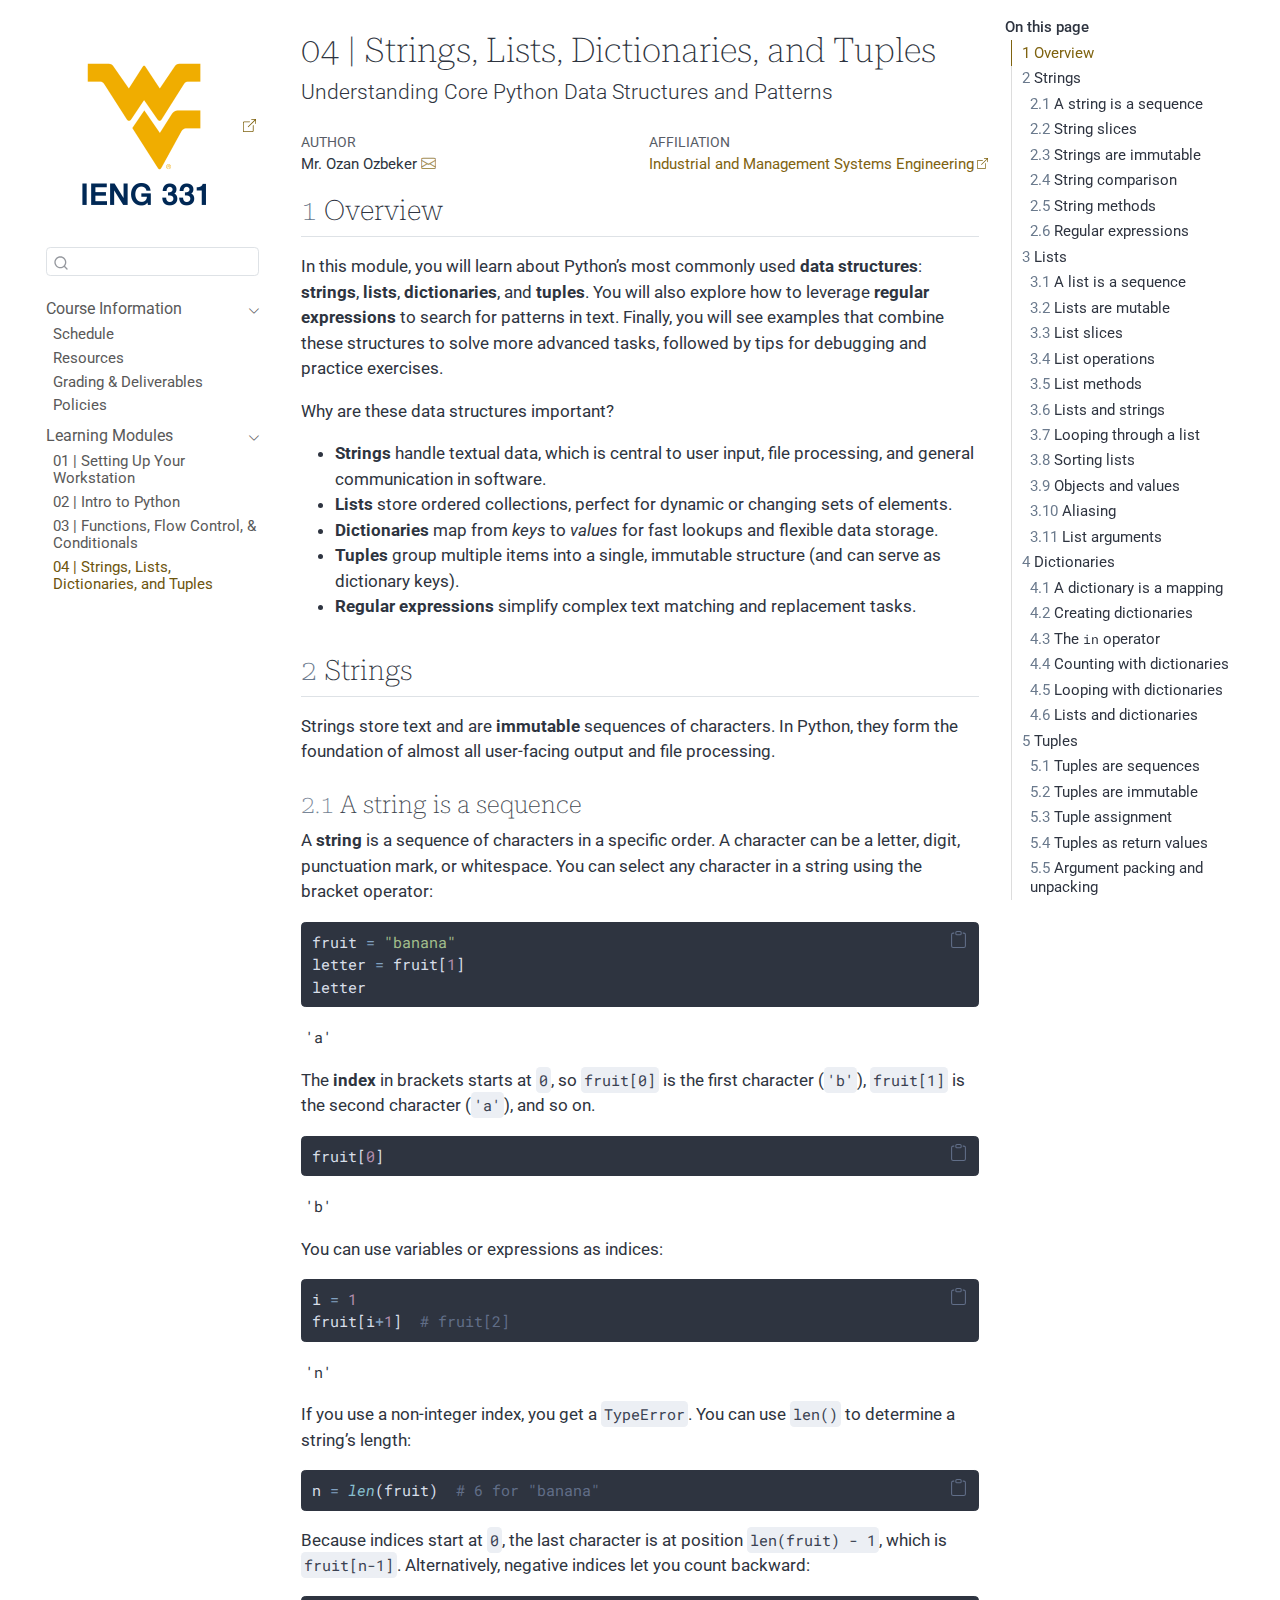
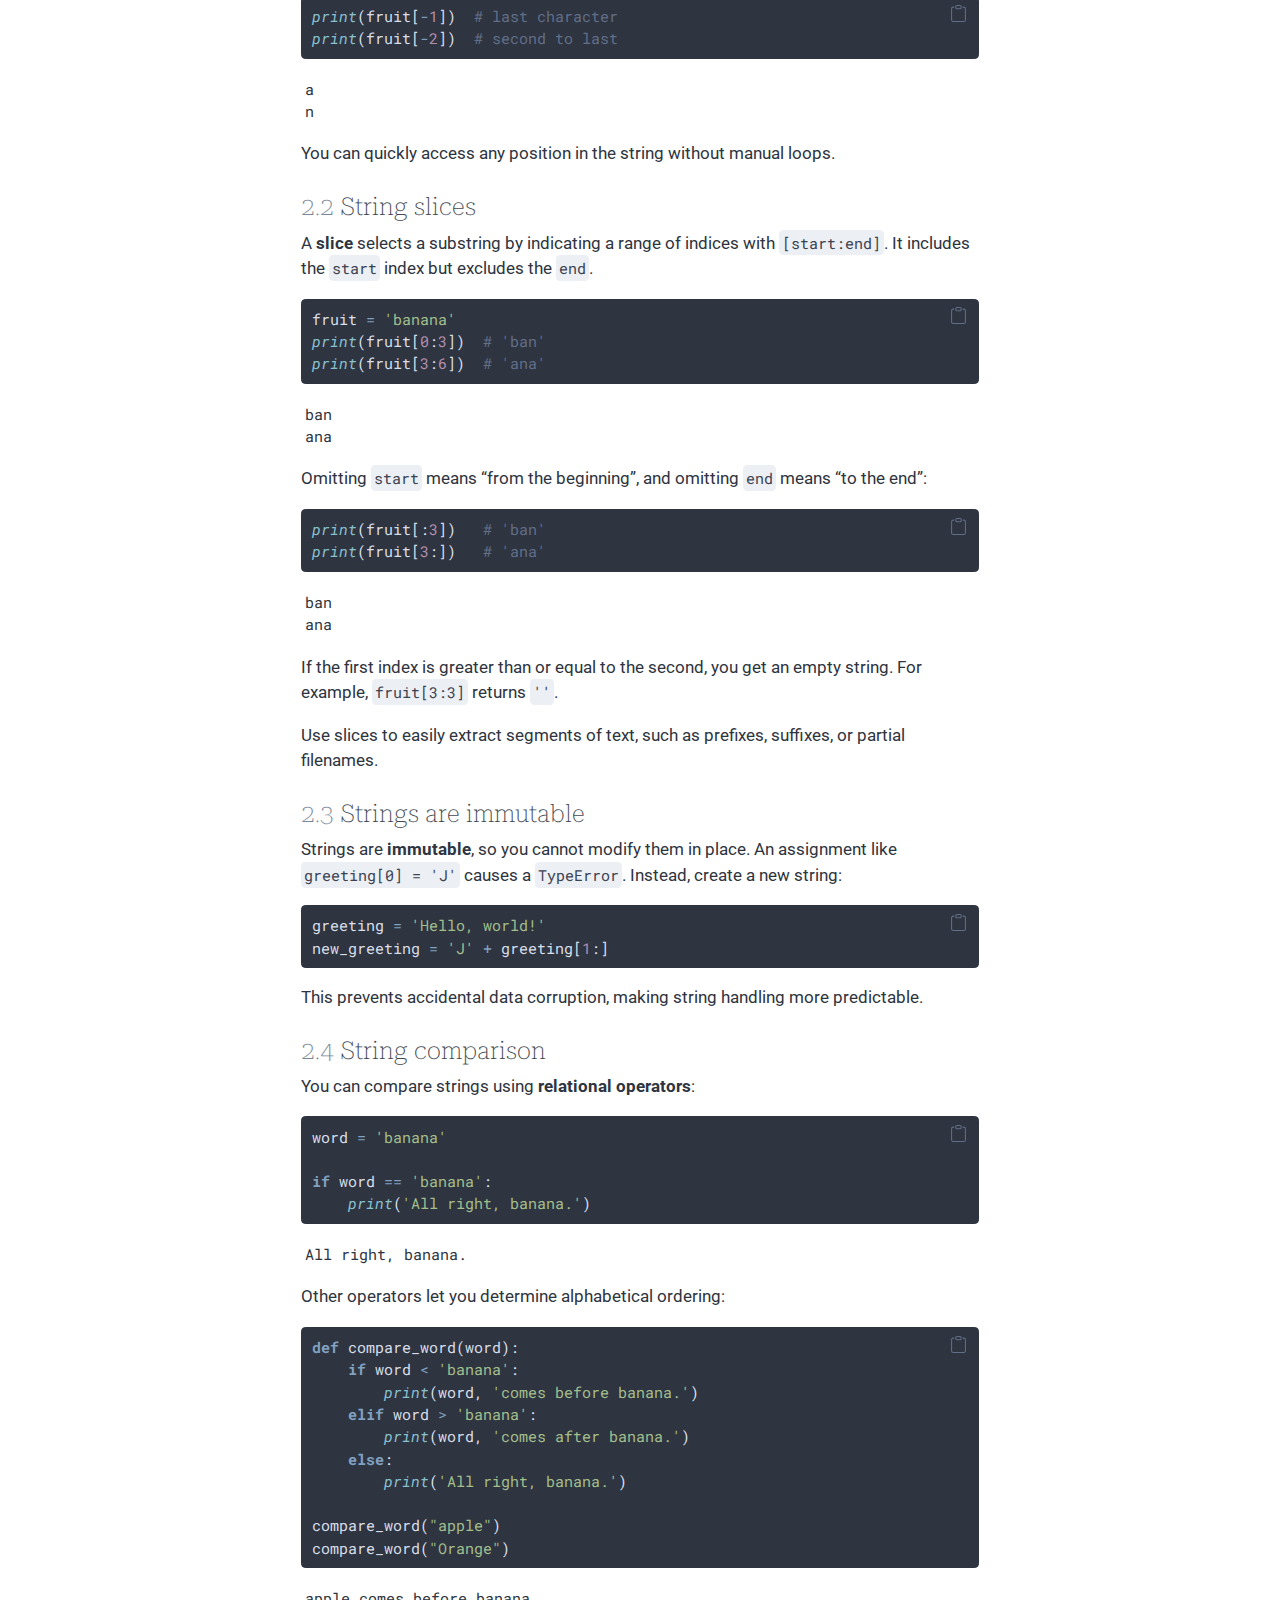
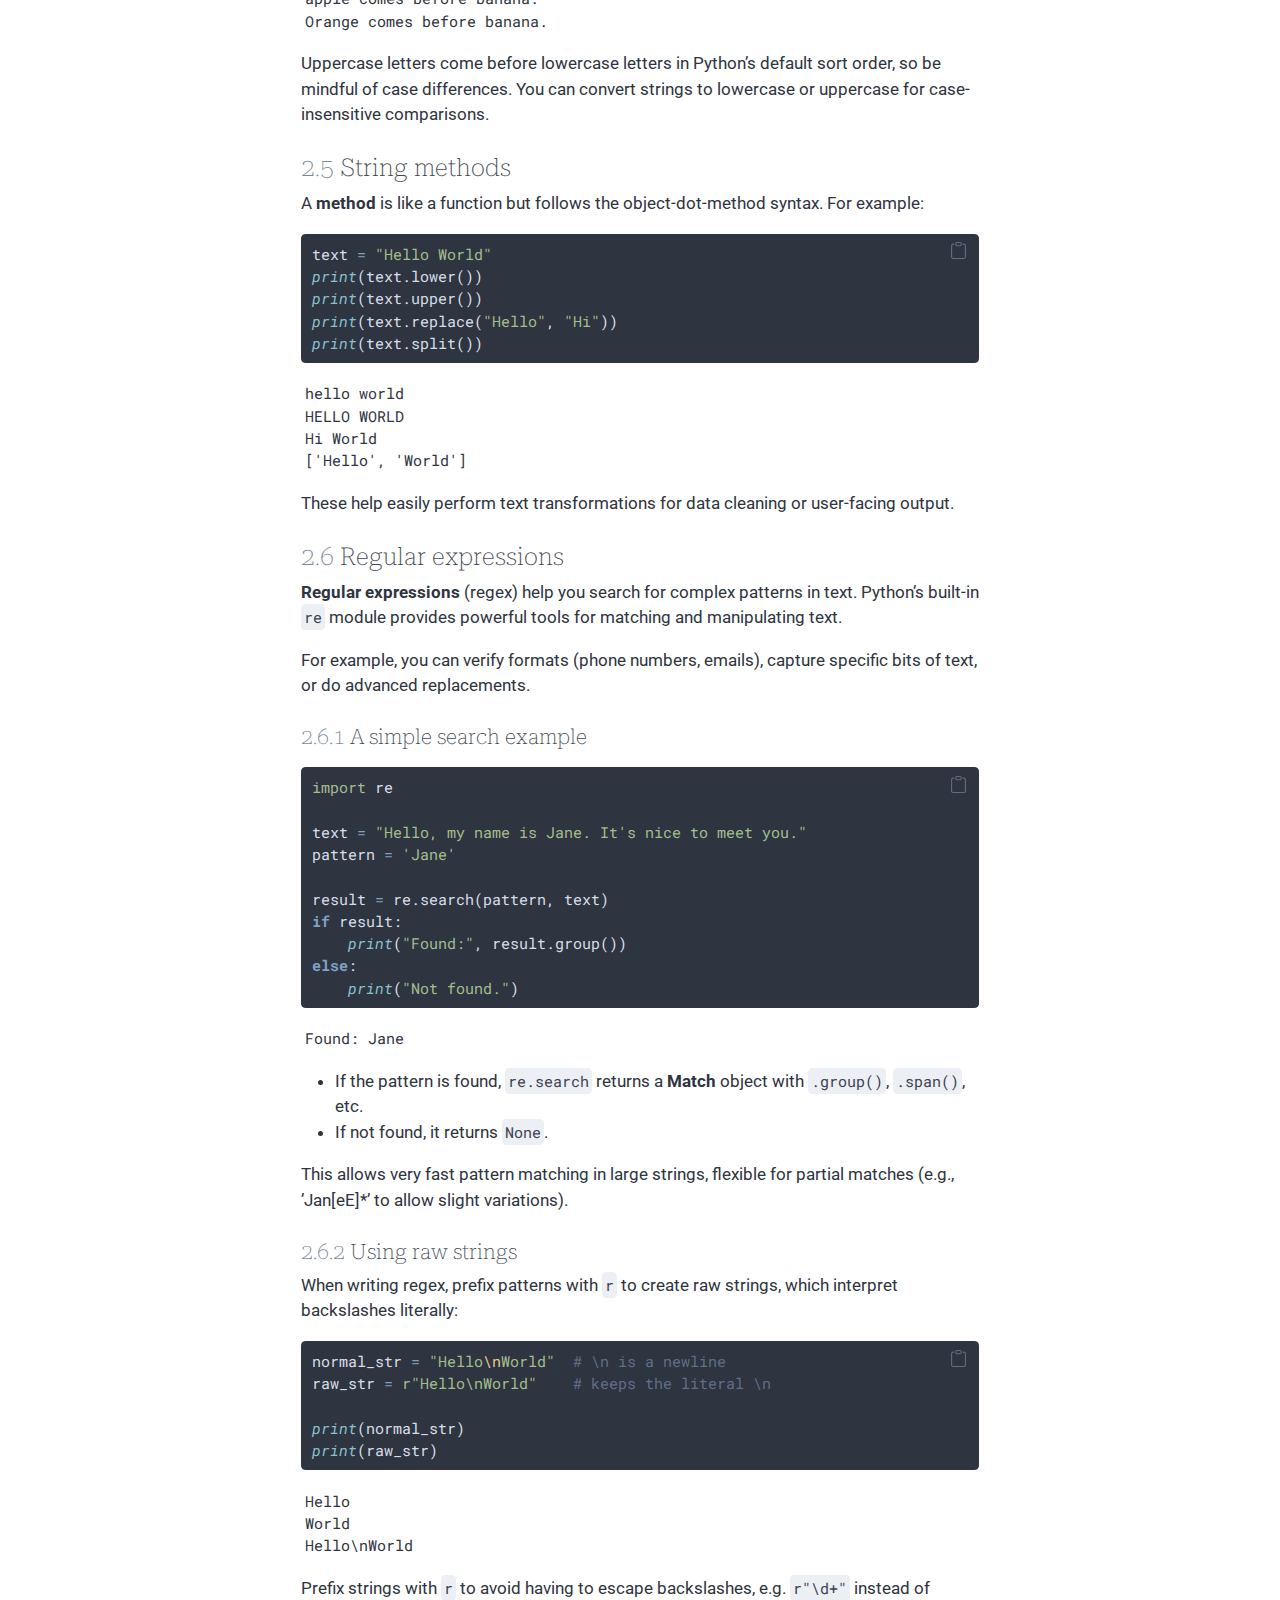
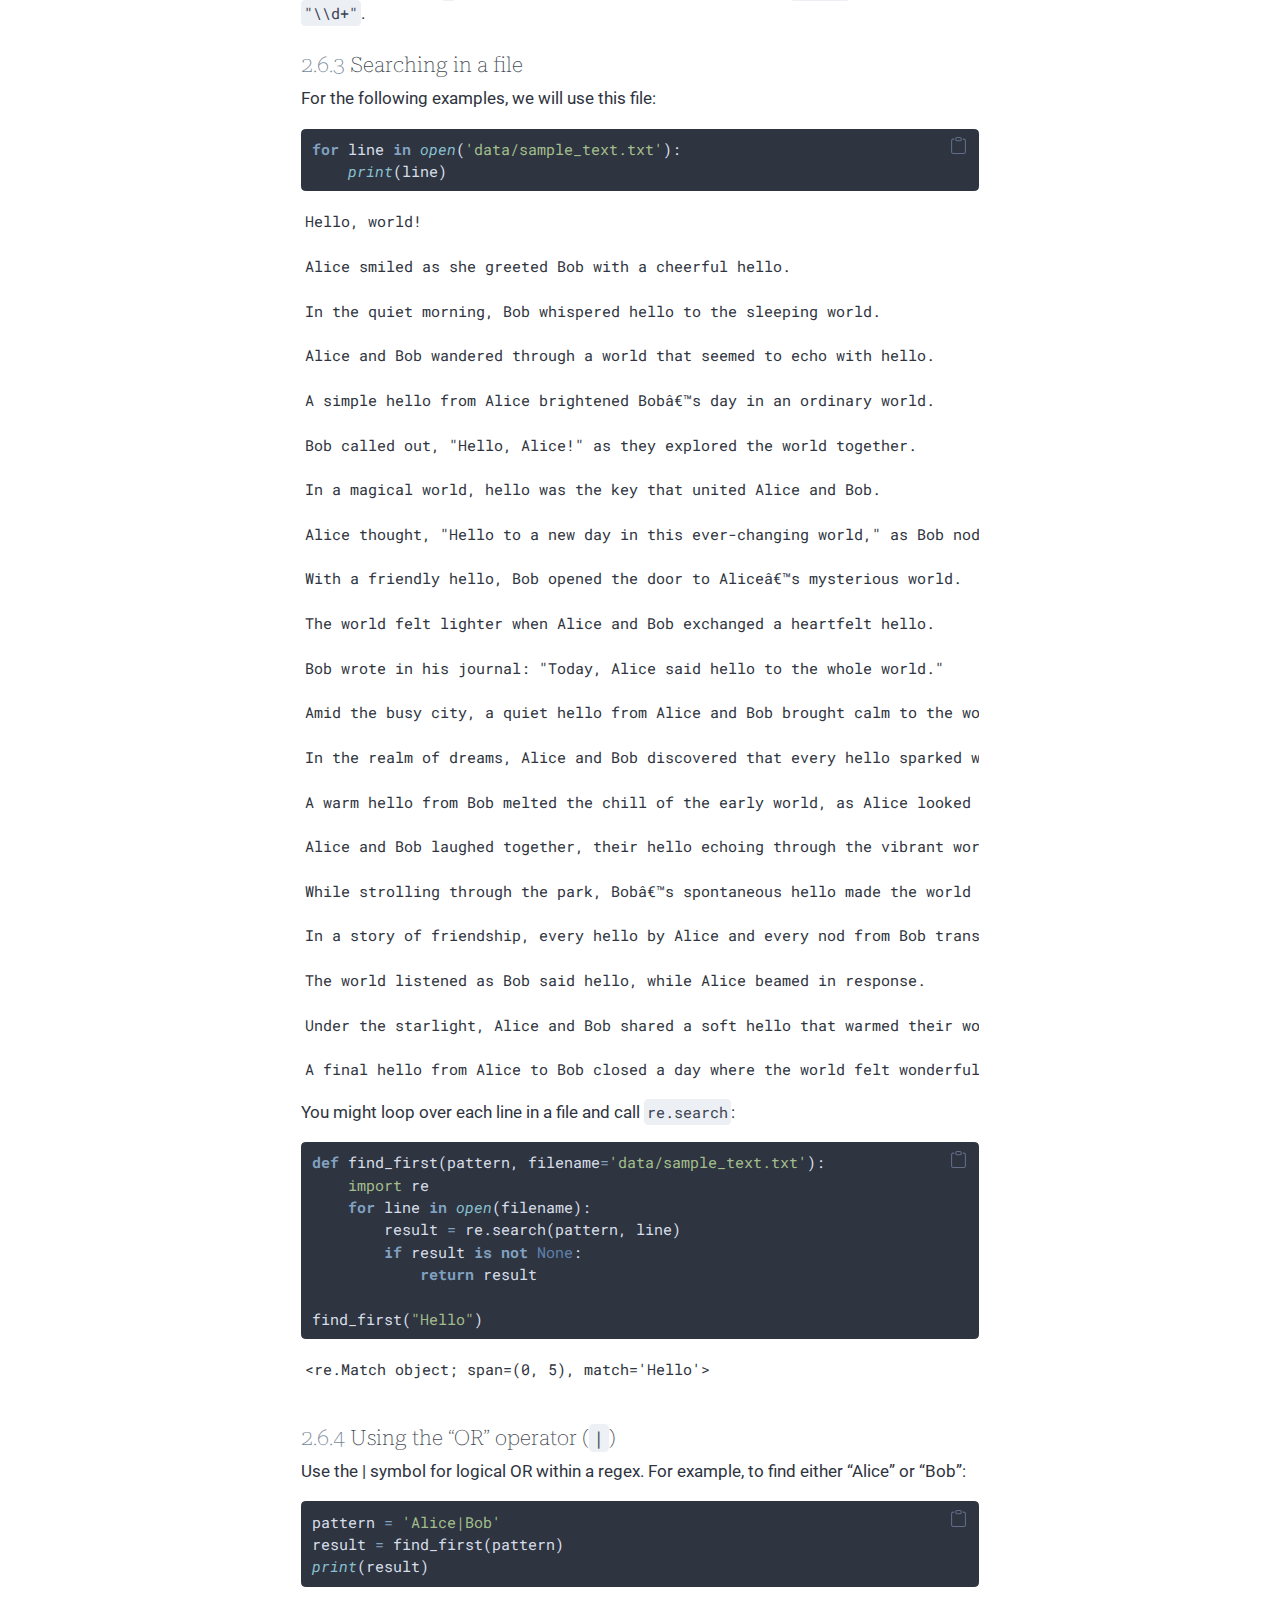
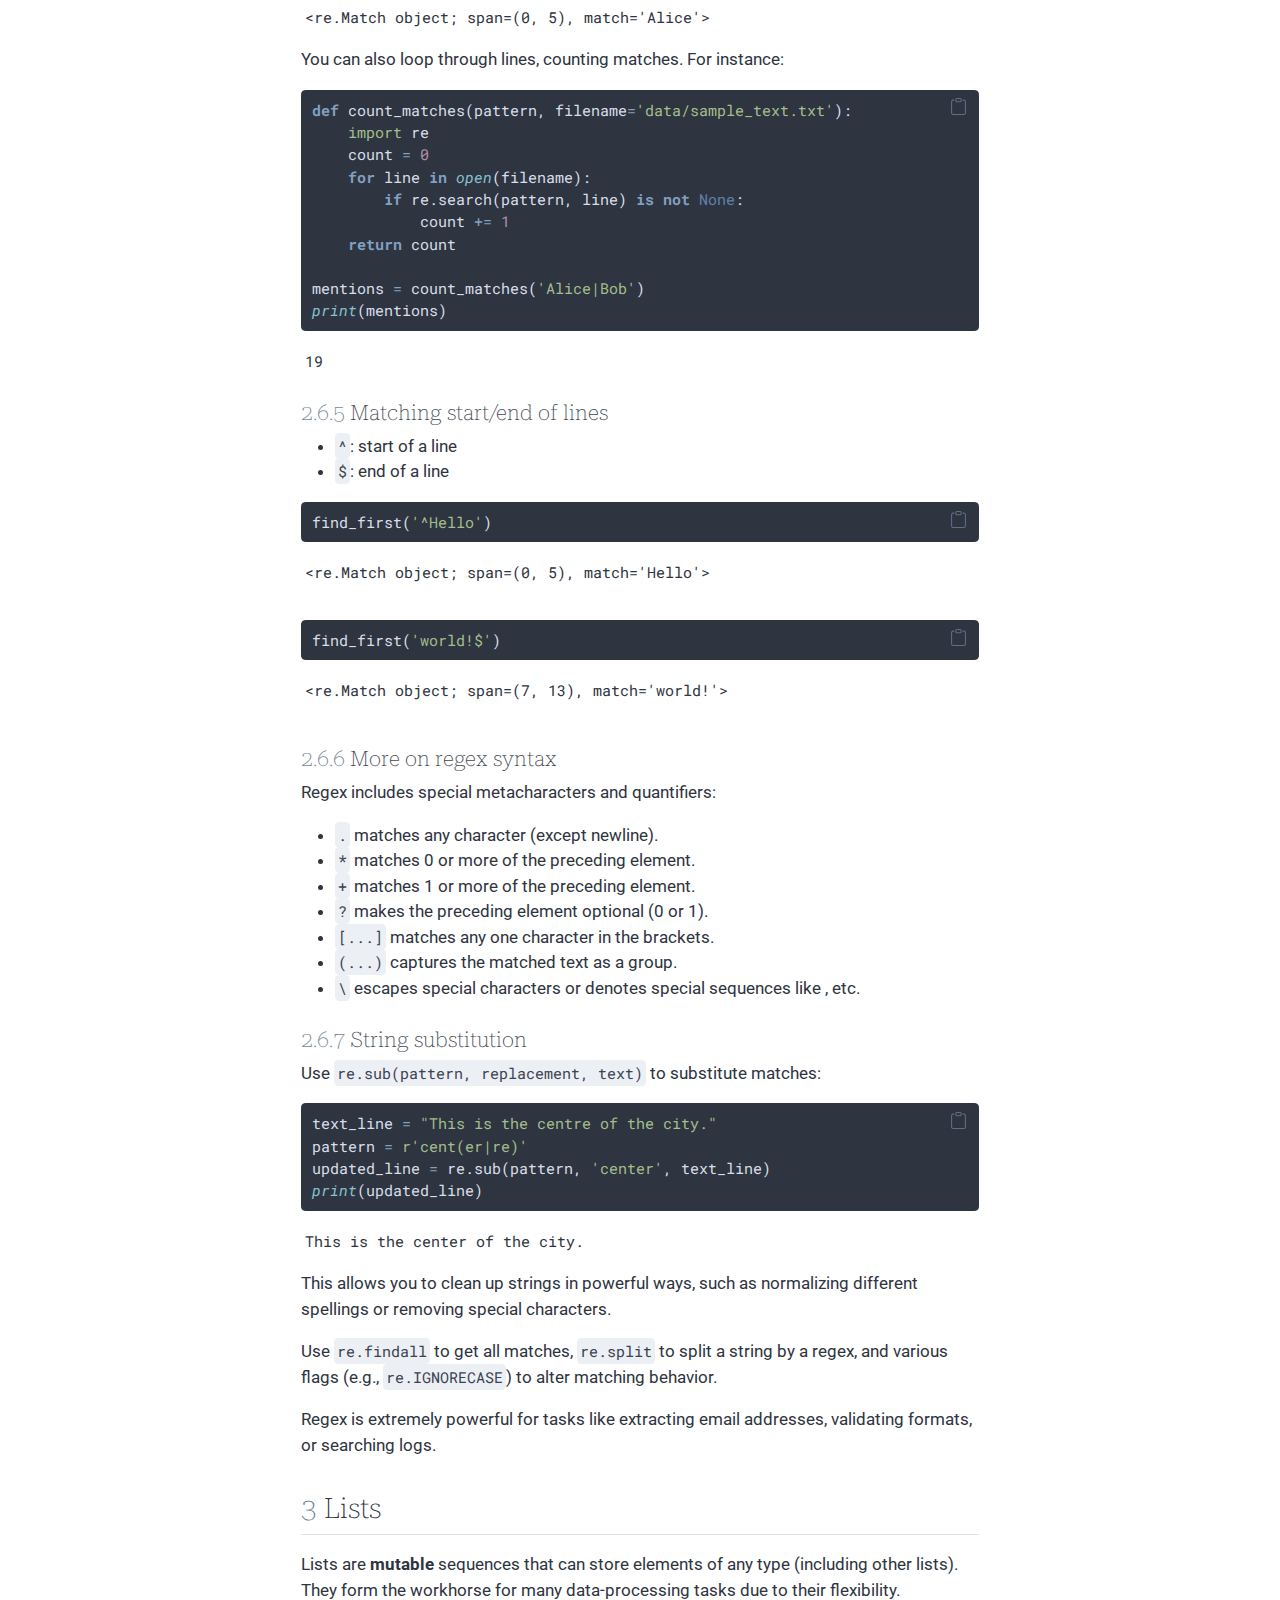
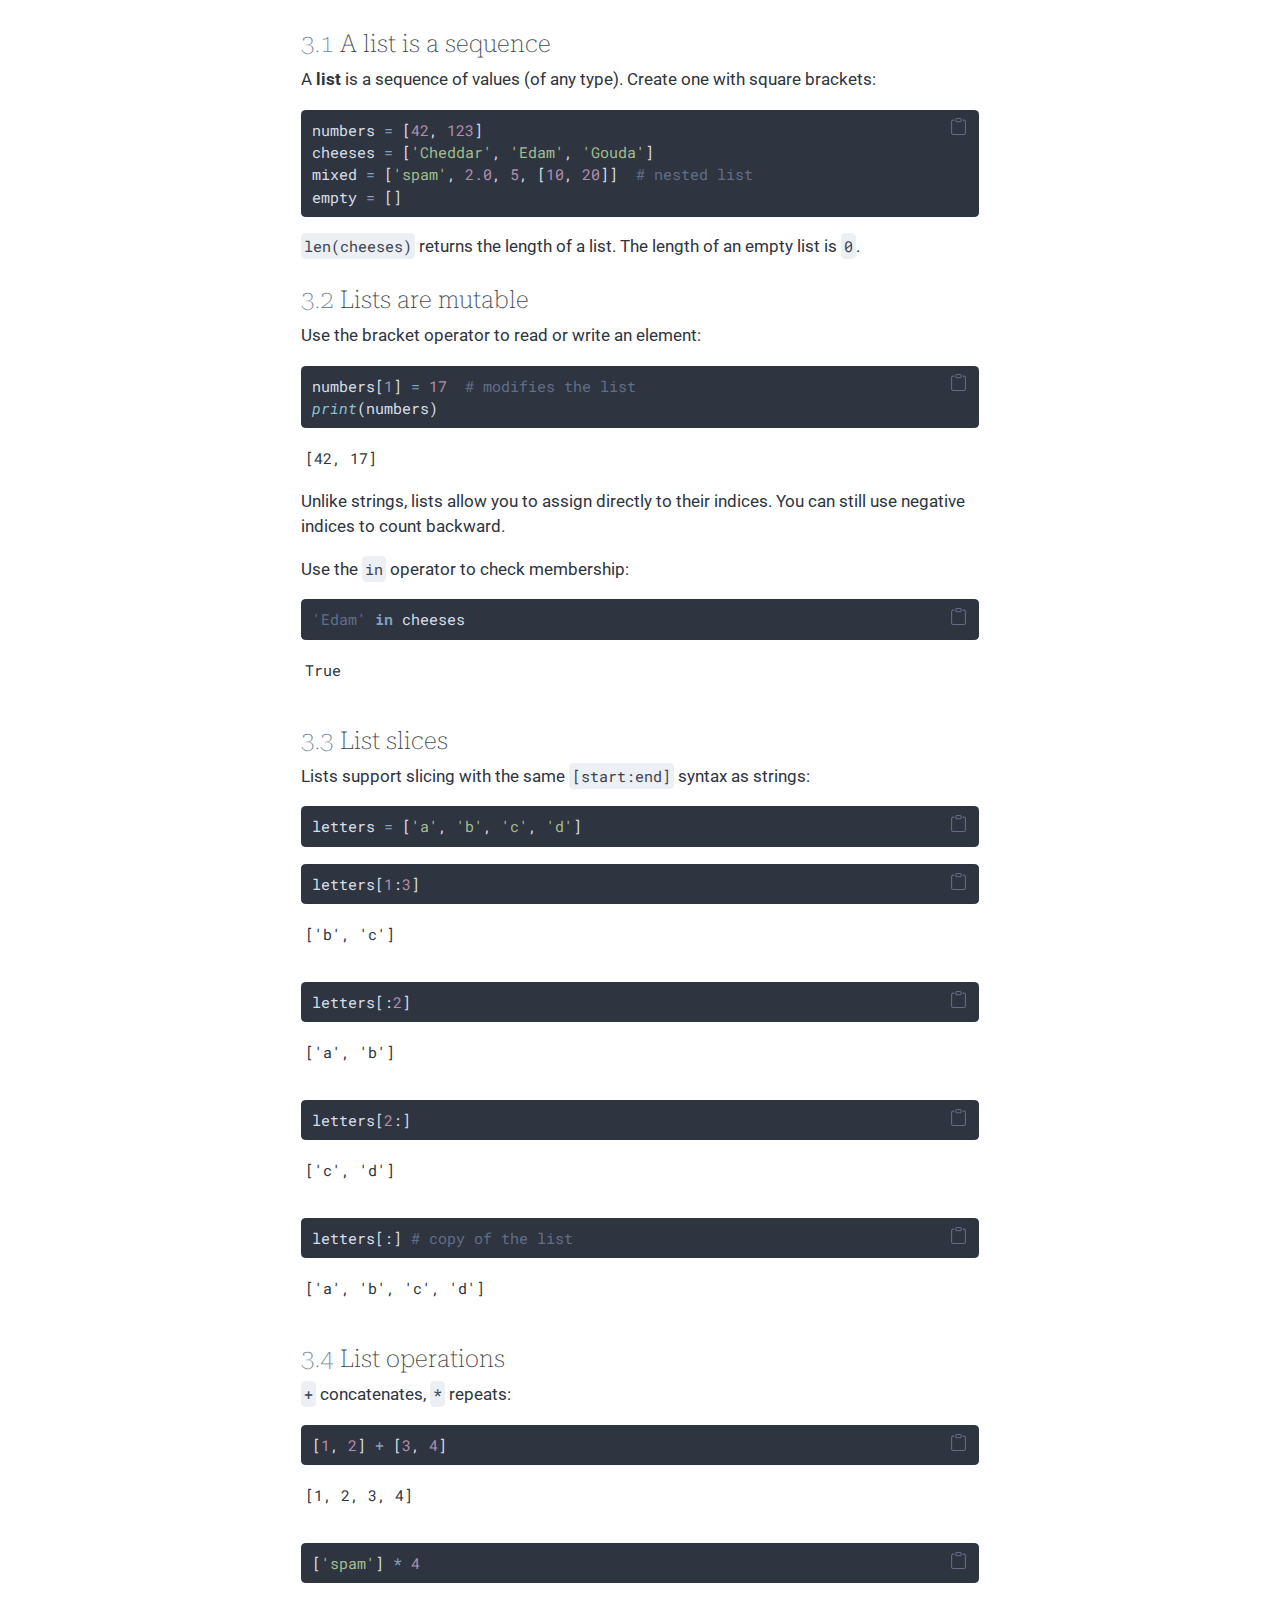
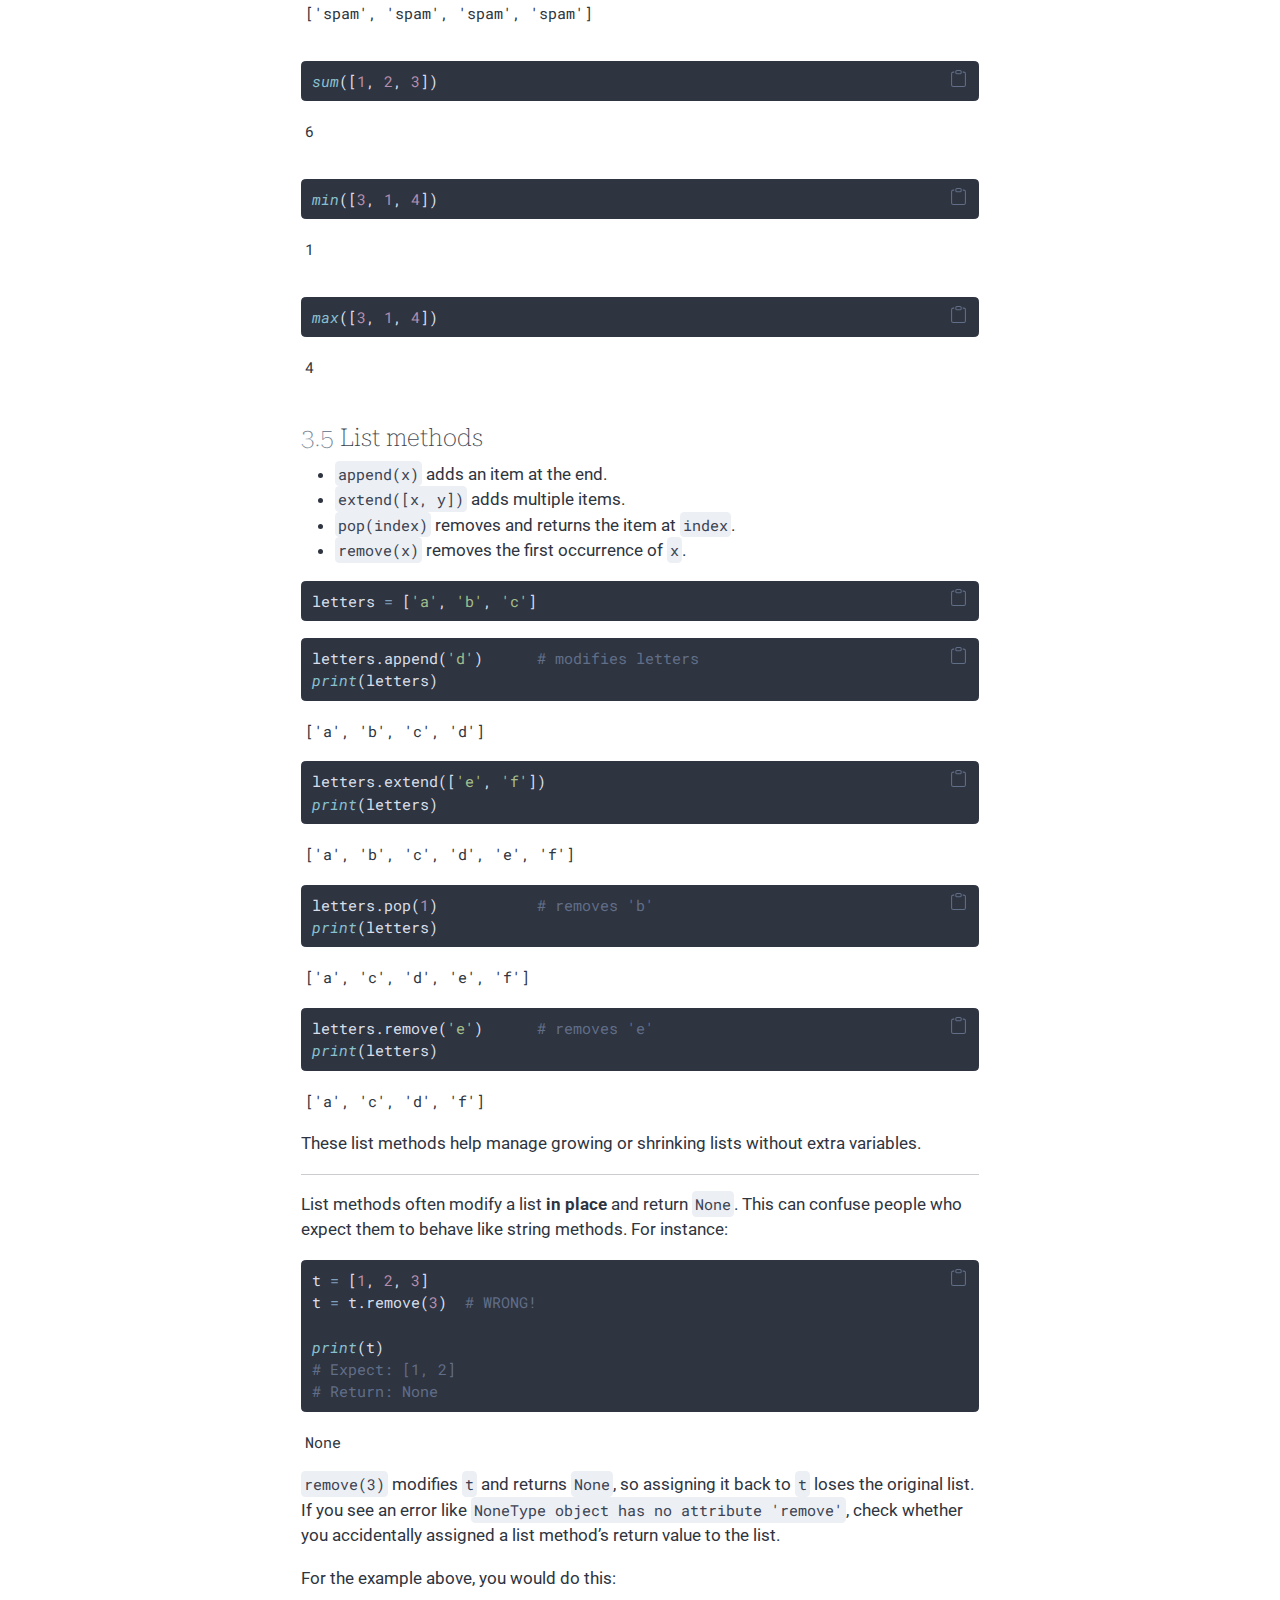
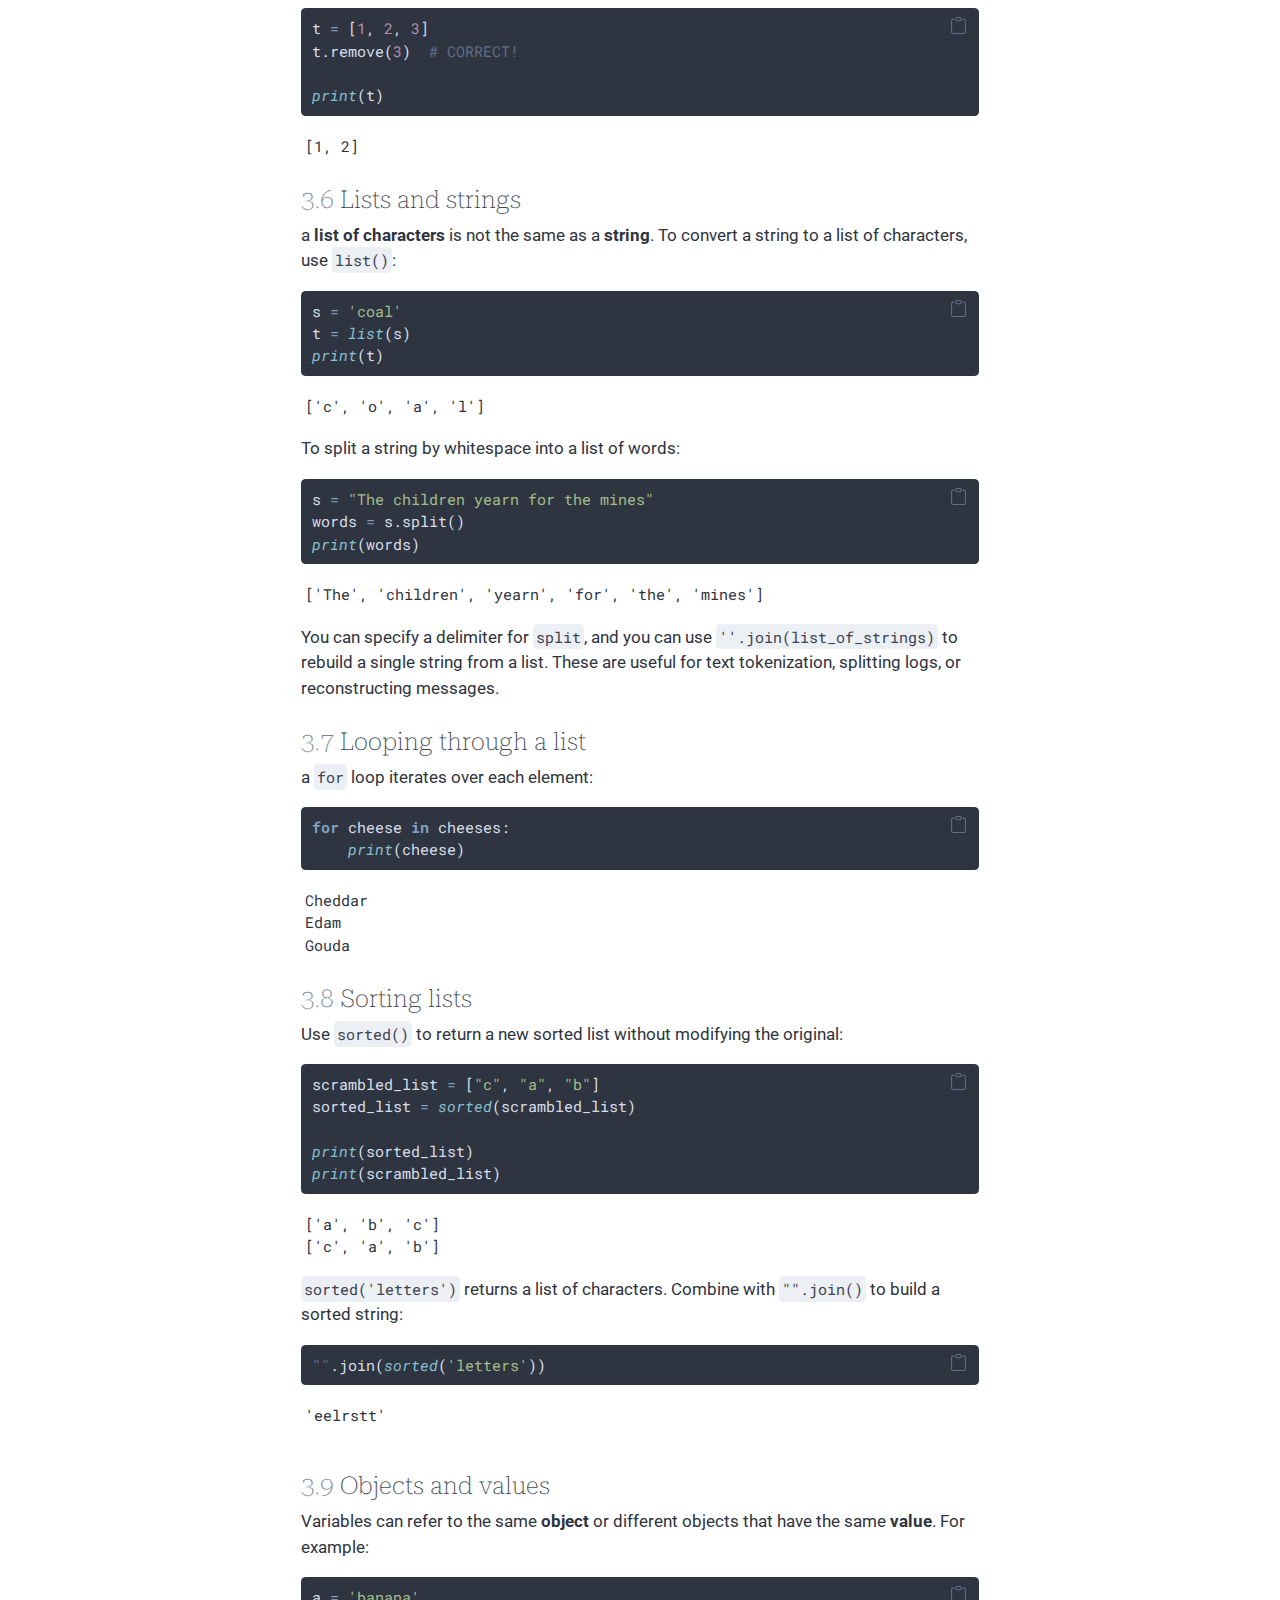
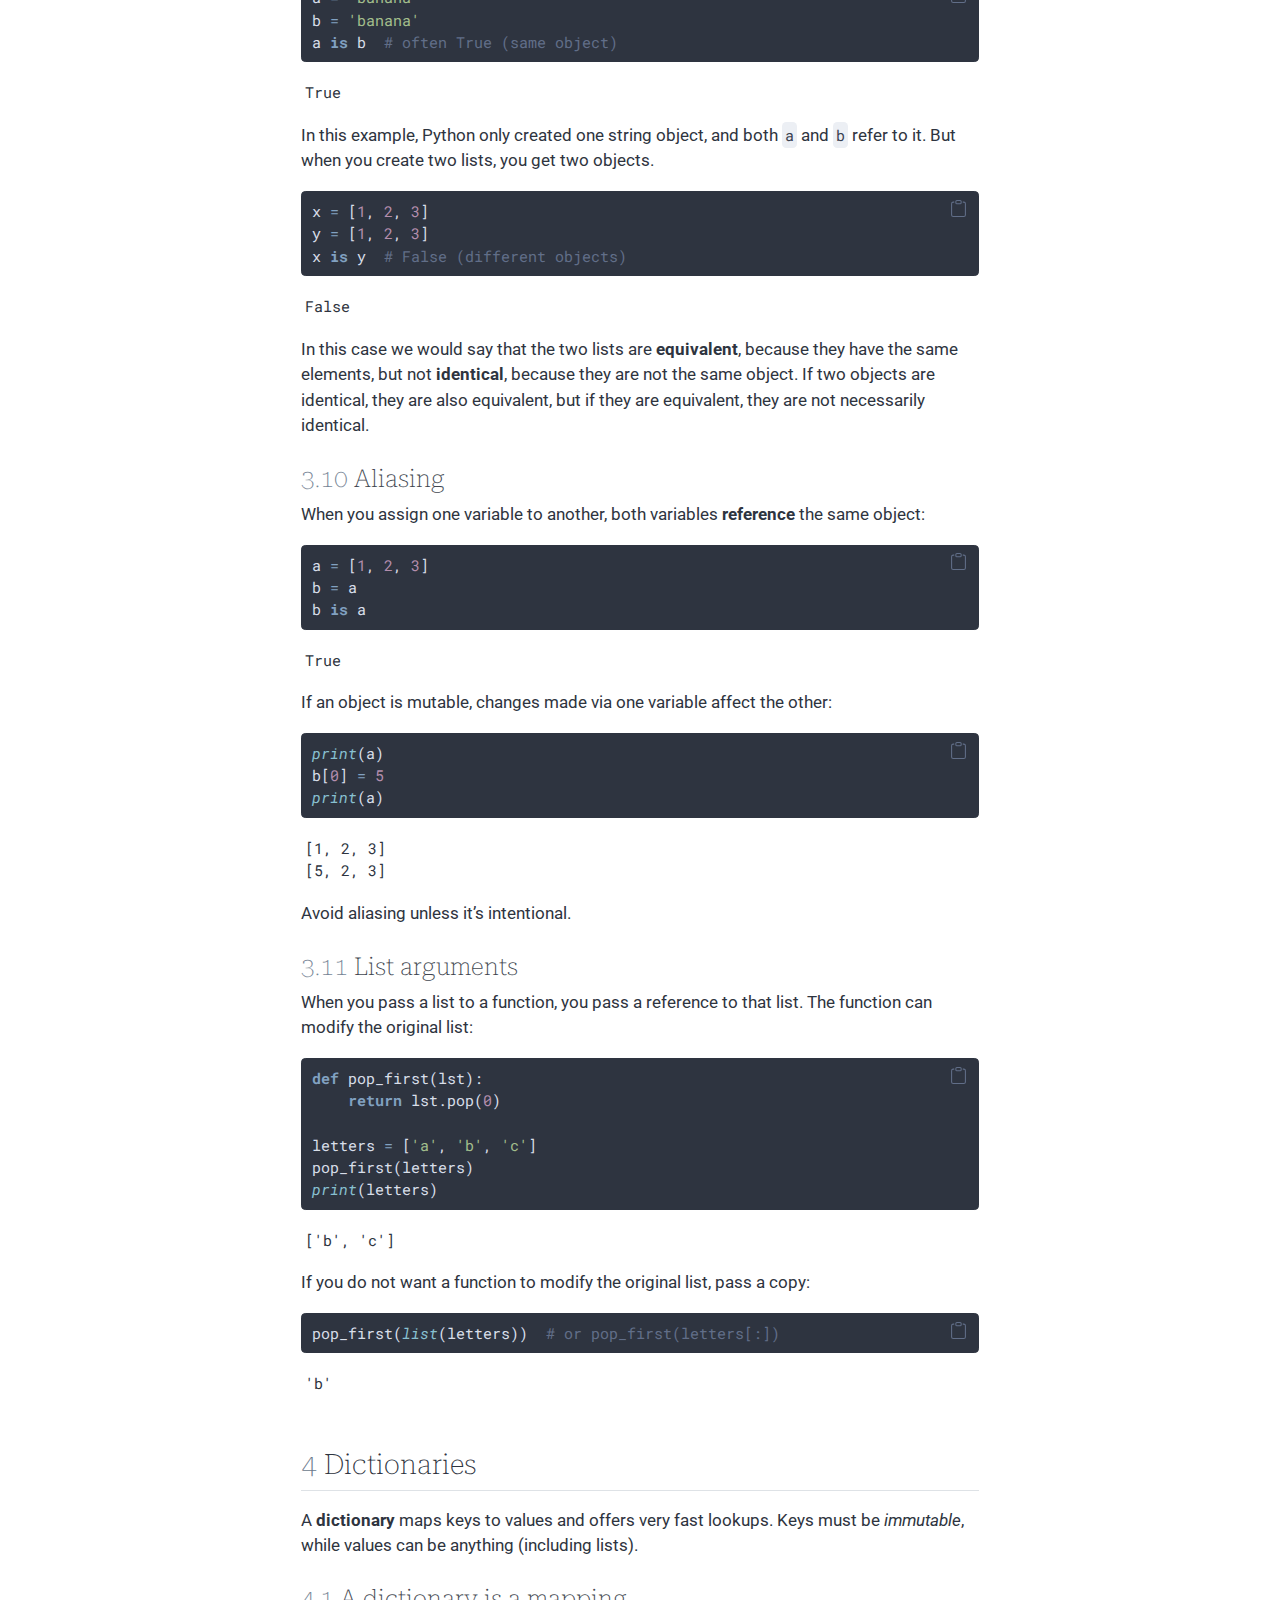
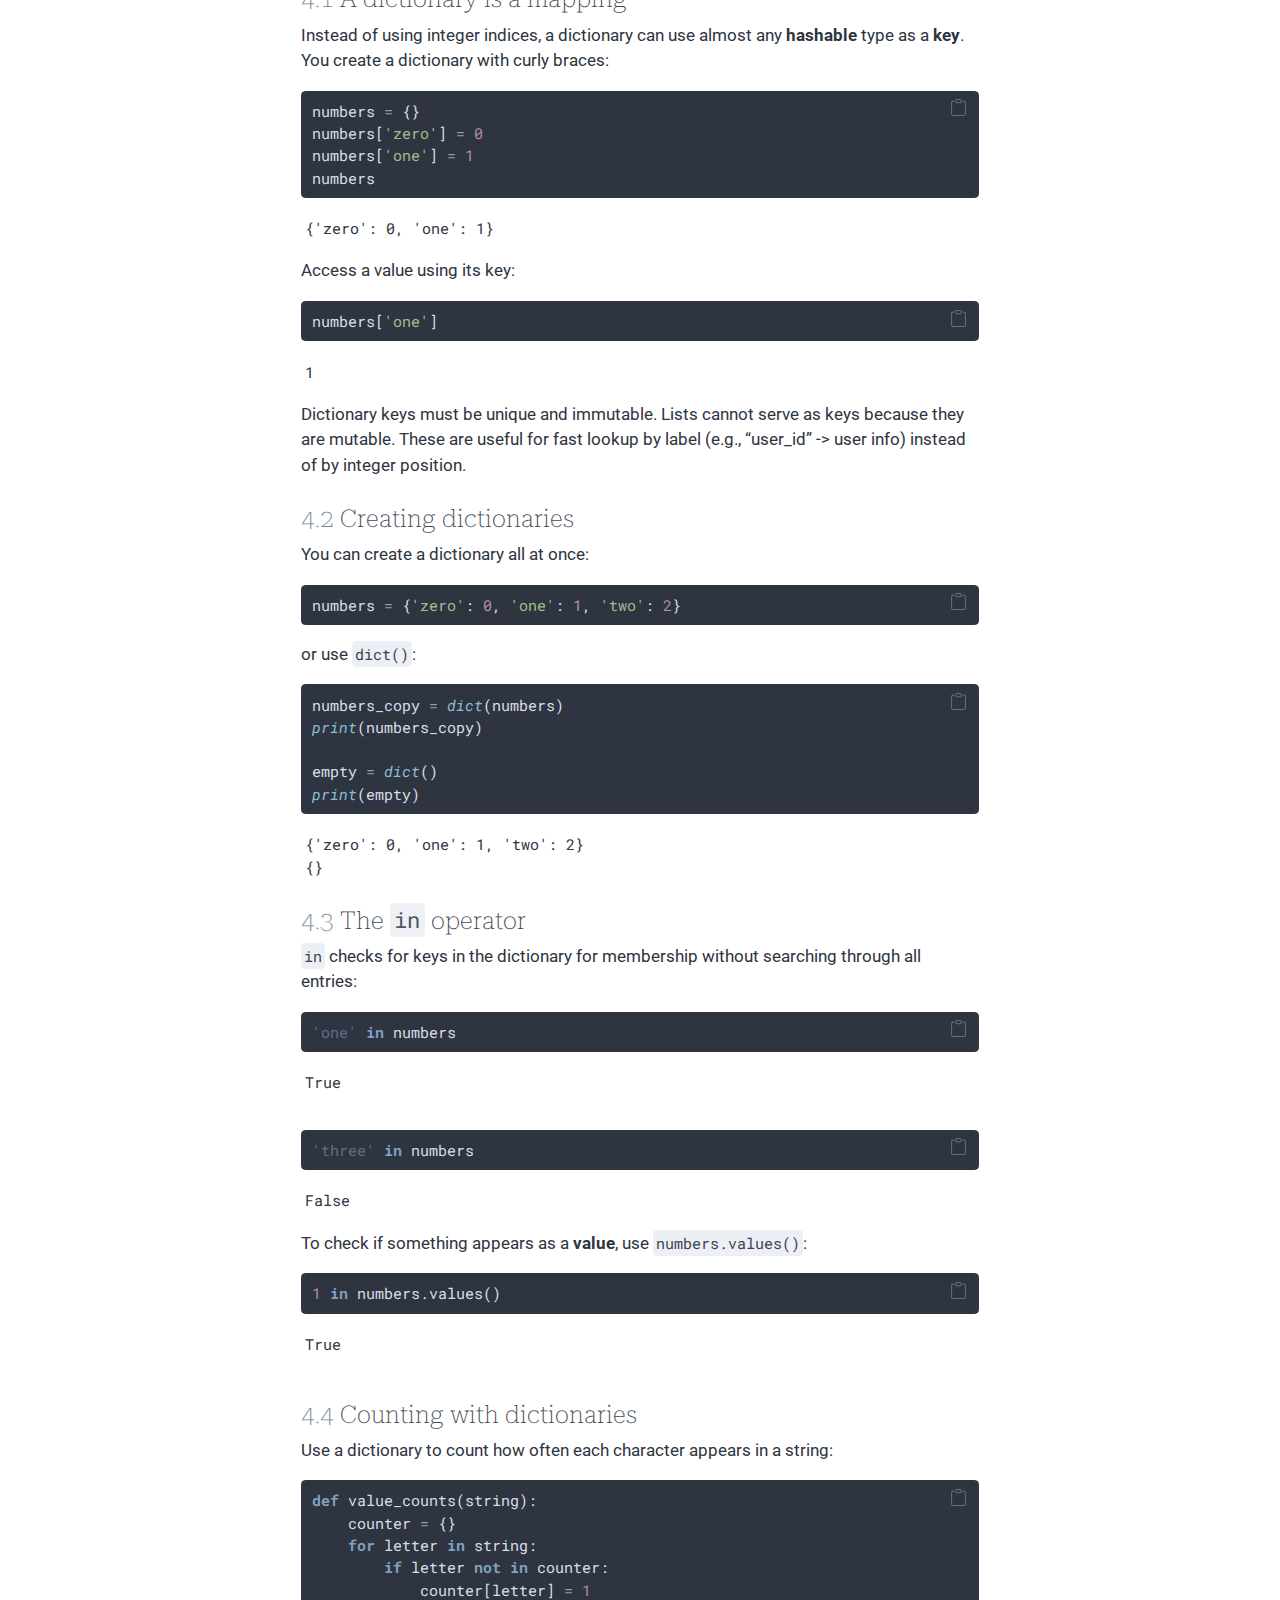
<file: docs/learning-modules/04-data-structures.html>
<!DOCTYPE html>
<html xmlns="http://www.w3.org/1999/xhtml" lang="en" xml:lang="en"><head>

<meta charset="utf-8">
<meta name="generator" content="quarto-1.6.40">

<meta name="viewport" content="width=device-width, initial-scale=1.0, user-scalable=yes">

<meta name="author" content="Mr.&nbsp;Ozan Ozbeker">

<title>04 | Strings, Lists,
Dictionaries, and Tuples – IENG 331: Computer Applications in Industrial
Engineering</title>
<style>
code{white-space: pre-wrap;}
span.smallcaps{font-variant: small-caps;}
div.columns{display: flex; gap: min(4vw, 1.5em);}
div.column{flex: auto; overflow-x: auto;}
div.hanging-indent{margin-left: 1.5em; text-indent: -1.5em;}
ul.task-list{list-style: none;}
ul.task-list li input[type="checkbox"] {
  width: 0.8em;
  margin: 0 0.8em 0.2em -1em; /* quarto-specific, see https://github.com/quarto-dev/quarto-cli/issues/4556 */ 
  vertical-align: middle;
}
/* CSS for syntax highlighting */
pre > code.sourceCode { white-space: pre; position: relative; }
pre > code.sourceCode > span { line-height: 1.25; }
pre > code.sourceCode > span:empty { height: 1.2em; }
.sourceCode { overflow: visible; }
code.sourceCode > span { color: inherit; text-decoration: inherit; }
div.sourceCode { margin: 1em 0; }
pre.sourceCode { margin: 0; }
@media screen {
div.sourceCode { overflow: auto; }
}
@media print {
pre > code.sourceCode { white-space: pre-wrap; }
pre > code.sourceCode > span { display: inline-block; text-indent: -5em; padding-left: 5em; }
}
pre.numberSource code
  { counter-reset: source-line 0; }
pre.numberSource code > span
  { position: relative; left: -4em; counter-increment: source-line; }
pre.numberSource code > span > a:first-child::before
  { content: counter(source-line);
    position: relative; left: -1em; text-align: right; vertical-align: baseline;
    border: none; display: inline-block;
    -webkit-touch-callout: none; -webkit-user-select: none;
    -khtml-user-select: none; -moz-user-select: none;
    -ms-user-select: none; user-select: none;
    padding: 0 4px; width: 4em;
  }
pre.numberSource { margin-left: 3em;  padding-left: 4px; }
div.sourceCode
  {   }
@media screen {
pre > code.sourceCode > span > a:first-child::before { text-decoration: underline; }
}
</style>


<script src="../site_libs/quarto-nav/quarto-nav.js"></script>
<script src="../site_libs/quarto-nav/headroom.min.js"></script>
<script src="../site_libs/clipboard/clipboard.min.js"></script>
<script src="../site_libs/quarto-search/autocomplete.umd.js"></script>
<script src="../site_libs/quarto-search/fuse.min.js"></script>
<script src="../site_libs/quarto-search/quarto-search.js"></script>
<meta name="quarto:offset" content="../">
<link href="../learning-modules/03-functions-flow-control-and-conditionals.html" rel="prev">
<link href="../images/flying-wv-gold.png" rel="icon" type="image/png">
<script src="../site_libs/quarto-html/quarto.js"></script>
<script src="../site_libs/quarto-html/popper.min.js"></script>
<script src="../site_libs/quarto-html/tippy.umd.min.js"></script>
<script src="../site_libs/quarto-html/anchor.min.js"></script>
<link href="../site_libs/quarto-html/tippy.css" rel="stylesheet">
<link href="../site_libs/quarto-html/quarto-syntax-highlighting-fdd8e41e452522482f81c6f67b0e9110.css" rel="stylesheet" id="quarto-text-highlighting-styles">
<script src="../site_libs/bootstrap/bootstrap.min.js"></script>
<link href="../site_libs/bootstrap/bootstrap-icons.css" rel="stylesheet">
<link href="../site_libs/bootstrap/bootstrap-7a1606e66d82e84606b9c82b411ee8d3.min.css" rel="stylesheet" append-hash="true" id="quarto-bootstrap" data-mode="light">
<script id="quarto-search-options" type="application/json">{
  "location": "sidebar",
  "copy-button": false,
  "collapse-after": 3,
  "panel-placement": "start",
  "type": "textbox",
  "limit": 50,
  "keyboard-shortcut": [
    "f",
    "/",
    "s"
  ],
  "show-item-context": false,
  "language": {
    "search-no-results-text": "No results",
    "search-matching-documents-text": "matching documents",
    "search-copy-link-title": "Copy link to search",
    "search-hide-matches-text": "Hide additional matches",
    "search-more-match-text": "more match in this document",
    "search-more-matches-text": "more matches in this document",
    "search-clear-button-title": "Clear",
    "search-text-placeholder": "",
    "search-detached-cancel-button-title": "Cancel",
    "search-submit-button-title": "Submit",
    "search-label": "Search"
  }
}</script>
<style>html{ scroll-behavior: smooth; }</style>


<link rel="stylesheet" href="../styles.css">
</head>

<body class="nav-sidebar floating">

<div id="quarto-search-results"></div>
  <header id="quarto-header" class="headroom fixed-top">
  <nav class="quarto-secondary-nav">
    <div class="container-fluid d-flex">
      <button type="button" class="quarto-btn-toggle btn" data-bs-toggle="collapse" role="button" data-bs-target=".quarto-sidebar-collapse-item" aria-controls="quarto-sidebar" aria-expanded="false" aria-label="Toggle sidebar navigation" onclick="if (window.quartoToggleHeadroom) { window.quartoToggleHeadroom(); }">
        <i class="bi bi-layout-text-sidebar-reverse"></i>
      </button>
        <a class="flex-grow-1 no-decor" role="navigation" data-bs-toggle="collapse" data-bs-target=".quarto-sidebar-collapse-item" aria-controls="quarto-sidebar" aria-expanded="false" aria-label="Toggle sidebar navigation" onclick="if (window.quartoToggleHeadroom) { window.quartoToggleHeadroom(); }">      
          <h1 class="quarto-secondary-nav-title">04 | Strings, Lists, Dictionaries, and Tuples</h1>
        </a>     
      <button type="button" class="btn quarto-search-button" aria-label="Search" onclick="window.quartoOpenSearch();">
        <i class="bi bi-search"></i>
      </button>
    </div>
  </nav>
</header>
<!-- content -->
<div id="quarto-content" class="quarto-container page-columns page-rows-contents page-layout-article">
<!-- sidebar -->
  <nav id="quarto-sidebar" class="sidebar collapse collapse-horizontal quarto-sidebar-collapse-item sidebar-navigation floating overflow-auto">
    <div class="pt-lg-2 mt-2 text-left sidebar-header">
      <a href="../index.html" class="sidebar-logo-link">
      <img src="../images/logo-ieng-331.png" alt="" class="sidebar-logo py-0 d-lg-inline d-none">
      </a>
      </div>
        <div class="mt-2 flex-shrink-0 align-items-center">
        <div class="sidebar-search">
        <div id="quarto-search" class="" title="Search"></div>
        </div>
        </div>
    <div class="sidebar-menu-container"> 
    <ul class="list-unstyled mt-1">
        <li class="sidebar-item sidebar-item-section">
      <div class="sidebar-item-container"> 
            <a class="sidebar-item-text sidebar-link text-start" data-bs-toggle="collapse" data-bs-target="#quarto-sidebar-section-1" role="navigation" aria-expanded="true">
 <span class="menu-text">Course
Information</span></a>
          <a class="sidebar-item-toggle text-start" data-bs-toggle="collapse" data-bs-target="#quarto-sidebar-section-1" role="navigation" aria-expanded="true" aria-label="Toggle section">
            <i class="bi bi-chevron-right ms-2"></i>
          </a> 
      </div>
      <ul id="quarto-sidebar-section-1" class="collapse list-unstyled sidebar-section depth1 show">  
          <li class="sidebar-item">
  <div class="sidebar-item-container"> 
  <a href="../course-information/schedule.html" class="sidebar-item-text sidebar-link">
 <span class="menu-text">Schedule</span></a>
  </div>
</li>
          <li class="sidebar-item">
  <div class="sidebar-item-container"> 
  <a href="../course-information/resources.html" class="sidebar-item-text sidebar-link">
 <span class="menu-text">Resources</span></a>
  </div>
</li>
          <li class="sidebar-item">
  <div class="sidebar-item-container"> 
  <a href="../course-information/grading-and-deliverables.html" class="sidebar-item-text sidebar-link">
 <span class="menu-text">Grading &amp; Deliverables</span></a>
  </div>
</li>
          <li class="sidebar-item">
  <div class="sidebar-item-container"> 
  <a href="../course-information/policies.html" class="sidebar-item-text sidebar-link">
 <span class="menu-text">Policies</span></a>
  </div>
</li>
      </ul>
  </li>
        <li class="sidebar-item sidebar-item-section">
      <div class="sidebar-item-container"> 
            <a class="sidebar-item-text sidebar-link text-start" data-bs-toggle="collapse" data-bs-target="#quarto-sidebar-section-2" role="navigation" aria-expanded="true">
 <span class="menu-text">Learning
Modules</span></a>
          <a class="sidebar-item-toggle text-start" data-bs-toggle="collapse" data-bs-target="#quarto-sidebar-section-2" role="navigation" aria-expanded="true" aria-label="Toggle section">
            <i class="bi bi-chevron-right ms-2"></i>
          </a> 
      </div>
      <ul id="quarto-sidebar-section-2" class="collapse list-unstyled sidebar-section depth1 show">  
          <li class="sidebar-item">
  <div class="sidebar-item-container"> 
  <a href="../learning-modules/01-setting-up-your-workstation.html" class="sidebar-item-text sidebar-link">
 <span class="menu-text">01
| Setting Up Your Workstation</span></a>
  </div>
</li>
          <li class="sidebar-item">
  <div class="sidebar-item-container"> 
  <a href="../learning-modules/02-intro-to-python.html" class="sidebar-item-text sidebar-link">
 <span class="menu-text">02
| Intro to Python</span></a>
  </div>
</li>
          <li class="sidebar-item">
  <div class="sidebar-item-container"> 
  <a href="../learning-modules/03-functions-flow-control-and-conditionals.html" class="sidebar-item-text sidebar-link">
 <span class="menu-text">03 | Functions, Flow Control, &amp; Conditionals</span></a>
  </div>
</li>
          <li class="sidebar-item">
  <div class="sidebar-item-container"> 
  <a href="../learning-modules/04-data-structures.html" class="sidebar-item-text sidebar-link active">
 <span class="menu-text">04
| Strings, Lists, Dictionaries, and Tuples</span></a>
  </div>
</li>
      </ul>
  </li>
    </ul>
    </div>
</nav>
<div id="quarto-sidebar-glass" class="quarto-sidebar-collapse-item" data-bs-toggle="collapse" data-bs-target=".quarto-sidebar-collapse-item"></div>
<!-- margin-sidebar -->
    <div id="quarto-margin-sidebar" class="sidebar margin-sidebar">
        <nav id="TOC" role="doc-toc" class="toc-active" data-toc-expanded="2">
    <h2 id="toc-title">On this page</h2>
   
  <ul>
  <li><a href="#overview" id="toc-overview" class="nav-link active" data-scroll-target="#overview"><span class="header-section-number">1</span> Overview</a></li>
  <li><a href="#strings" id="toc-strings" class="nav-link" data-scroll-target="#strings"><span class="header-section-number">2</span> Strings</a>
  <ul class="collapse">
  <li><a href="#a-string-is-a-sequence" id="toc-a-string-is-a-sequence" class="nav-link" data-scroll-target="#a-string-is-a-sequence"><span class="header-section-number">2.1</span> A string is a
  sequence</a></li>
  <li><a href="#string-slices" id="toc-string-slices" class="nav-link" data-scroll-target="#string-slices"><span class="header-section-number">2.2</span> String slices</a></li>
  <li><a href="#strings-are-immutable" id="toc-strings-are-immutable" class="nav-link" data-scroll-target="#strings-are-immutable"><span class="header-section-number">2.3</span> Strings are
  immutable</a></li>
  <li><a href="#string-comparison" id="toc-string-comparison" class="nav-link" data-scroll-target="#string-comparison"><span class="header-section-number">2.4</span> String comparison</a></li>
  <li><a href="#string-methods" id="toc-string-methods" class="nav-link" data-scroll-target="#string-methods"><span class="header-section-number">2.5</span> String methods</a></li>
  <li><a href="#regular-expressions" id="toc-regular-expressions" class="nav-link" data-scroll-target="#regular-expressions"><span class="header-section-number">2.6</span> Regular expressions</a></li>
  </ul></li>
  <li><a href="#lists" id="toc-lists" class="nav-link" data-scroll-target="#lists"><span class="header-section-number">3</span> Lists</a>
  <ul class="collapse">
  <li><a href="#a-list-is-a-sequence" id="toc-a-list-is-a-sequence" class="nav-link" data-scroll-target="#a-list-is-a-sequence"><span class="header-section-number">3.1</span> A list is a sequence</a></li>
  <li><a href="#lists-are-mutable" id="toc-lists-are-mutable" class="nav-link" data-scroll-target="#lists-are-mutable"><span class="header-section-number">3.2</span> Lists are mutable</a></li>
  <li><a href="#list-slices" id="toc-list-slices" class="nav-link" data-scroll-target="#list-slices"><span class="header-section-number">3.3</span> List slices</a></li>
  <li><a href="#list-operations" id="toc-list-operations" class="nav-link" data-scroll-target="#list-operations"><span class="header-section-number">3.4</span> List operations</a></li>
  <li><a href="#list-methods" id="toc-list-methods" class="nav-link" data-scroll-target="#list-methods"><span class="header-section-number">3.5</span> List methods</a></li>
  <li><a href="#lists-and-strings" id="toc-lists-and-strings" class="nav-link" data-scroll-target="#lists-and-strings"><span class="header-section-number">3.6</span> Lists and strings</a></li>
  <li><a href="#looping-through-a-list" id="toc-looping-through-a-list" class="nav-link" data-scroll-target="#looping-through-a-list"><span class="header-section-number">3.7</span> Looping through a
  list</a></li>
  <li><a href="#sorting-lists" id="toc-sorting-lists" class="nav-link" data-scroll-target="#sorting-lists"><span class="header-section-number">3.8</span> Sorting lists</a></li>
  <li><a href="#objects-and-values" id="toc-objects-and-values" class="nav-link" data-scroll-target="#objects-and-values"><span class="header-section-number">3.9</span> Objects and values</a></li>
  <li><a href="#aliasing" id="toc-aliasing" class="nav-link" data-scroll-target="#aliasing"><span class="header-section-number">3.10</span> Aliasing</a></li>
  <li><a href="#list-arguments" id="toc-list-arguments" class="nav-link" data-scroll-target="#list-arguments"><span class="header-section-number">3.11</span> List arguments</a></li>
  </ul></li>
  <li><a href="#dictionaries" id="toc-dictionaries" class="nav-link" data-scroll-target="#dictionaries"><span class="header-section-number">4</span> Dictionaries</a>
  <ul class="collapse">
  <li><a href="#a-dictionary-is-a-mapping" id="toc-a-dictionary-is-a-mapping" class="nav-link" data-scroll-target="#a-dictionary-is-a-mapping"><span class="header-section-number">4.1</span> A dictionary is a
  mapping</a></li>
  <li><a href="#creating-dictionaries" id="toc-creating-dictionaries" class="nav-link" data-scroll-target="#creating-dictionaries"><span class="header-section-number">4.2</span> Creating
  dictionaries</a></li>
  <li><a href="#the-in-operator" id="toc-the-in-operator" class="nav-link" data-scroll-target="#the-in-operator"><span class="header-section-number">4.3</span> The <code>in</code>
  operator</a></li>
  <li><a href="#counting-with-dictionaries" id="toc-counting-with-dictionaries" class="nav-link" data-scroll-target="#counting-with-dictionaries"><span class="header-section-number">4.4</span> Counting with
  dictionaries</a></li>
  <li><a href="#looping-with-dictionaries" id="toc-looping-with-dictionaries" class="nav-link" data-scroll-target="#looping-with-dictionaries"><span class="header-section-number">4.5</span> Looping with
  dictionaries</a></li>
  <li><a href="#lists-and-dictionaries" id="toc-lists-and-dictionaries" class="nav-link" data-scroll-target="#lists-and-dictionaries"><span class="header-section-number">4.6</span> Lists and
  dictionaries</a></li>
  </ul></li>
  <li><a href="#tuples" id="toc-tuples" class="nav-link" data-scroll-target="#tuples"><span class="header-section-number">5</span> Tuples</a>
  <ul class="collapse">
  <li><a href="#tuples-are-sequences" id="toc-tuples-are-sequences" class="nav-link" data-scroll-target="#tuples-are-sequences"><span class="header-section-number">5.1</span> Tuples are sequences</a></li>
  <li><a href="#tuples-are-immutable" id="toc-tuples-are-immutable" class="nav-link" data-scroll-target="#tuples-are-immutable"><span class="header-section-number">5.2</span> Tuples are immutable</a></li>
  <li><a href="#tuple-assignment" id="toc-tuple-assignment" class="nav-link" data-scroll-target="#tuple-assignment"><span class="header-section-number">5.3</span> Tuple assignment</a></li>
  <li><a href="#tuples-as-return-values" id="toc-tuples-as-return-values" class="nav-link" data-scroll-target="#tuples-as-return-values"><span class="header-section-number">5.4</span> Tuples as return
  values</a></li>
  <li><a href="#argument-packing-and-unpacking" id="toc-argument-packing-and-unpacking" class="nav-link" data-scroll-target="#argument-packing-and-unpacking"><span class="header-section-number">5.5</span> Argument packing and
  unpacking</a></li>
  <li><a href="#zip" id="toc-zip" class="nav-link" data-scroll-target="#zip"><span class="header-section-number">5.6</span> Zip</a></li>
  <li><a href="#inverting-a-dictionary" id="toc-inverting-a-dictionary" class="nav-link" data-scroll-target="#inverting-a-dictionary"><span class="header-section-number">5.7</span> Inverting a
  dictionary</a></li>
  <li><a href="#dictionaries-with-tuple-keys" id="toc-dictionaries-with-tuple-keys" class="nav-link" data-scroll-target="#dictionaries-with-tuple-keys"><span class="header-section-number">5.8</span> Dictionaries with tuple
  keys</a></li>
  </ul></li>
  <li><a href="#exercises" id="toc-exercises" class="nav-link" data-scroll-target="#exercises"><span class="header-section-number">6</span> Exercises</a>
  <ul class="collapse">
  <li><a href="#checking-for-a-word-in-a-sentence" id="toc-checking-for-a-word-in-a-sentence" class="nav-link" data-scroll-target="#checking-for-a-word-in-a-sentence"><span class="header-section-number">6.1</span> Checking for a word in a
  sentence</a></li>
  <li><a href="#finding-phone-numbers-with-different-formats" id="toc-finding-phone-numbers-with-different-formats" class="nav-link" data-scroll-target="#finding-phone-numbers-with-different-formats"><span class="header-section-number">6.2</span> Finding phone numbers with
  different formats</a></li>
  <li><a href="#extracting-captured-groups" id="toc-extracting-captured-groups" class="nav-link" data-scroll-target="#extracting-captured-groups"><span class="header-section-number">6.3</span> Extracting captured
  groups</a></li>
  </ul></li>
  <li><a href="#anagrams" id="toc-anagrams" class="nav-link" data-scroll-target="#anagrams"><span class="header-section-number">7</span> Anagrams</a></li>
  <li><a href="#palindromes" id="toc-palindromes" class="nav-link" data-scroll-target="#palindromes"><span class="header-section-number">8</span> Palindromes</a></li>
  <li><a href="#using-get-in-a-dictionary" id="toc-using-get-in-a-dictionary" class="nav-link" data-scroll-target="#using-get-in-a-dictionary"><span class="header-section-number">9</span> Using <code>get</code> in a
  dictionary</a></li>
  <li><a href="#longest-word-with-all-unique-letters" id="toc-longest-word-with-all-unique-letters" class="nav-link" data-scroll-target="#longest-word-with-all-unique-letters"><span class="header-section-number">10</span> Longest word with all unique
  letters</a></li>
  <li><a href="#finding-repeats" id="toc-finding-repeats" class="nav-link" data-scroll-target="#finding-repeats"><span class="header-section-number">11</span> Finding repeats</a></li>
  <li><a href="#most-frequent-letters" id="toc-most-frequent-letters" class="nav-link" data-scroll-target="#most-frequent-letters"><span class="header-section-number">12</span> Most frequent letters</a></li>
  </ul>
</nav>
    </div>
<!-- main -->
<main class="content" id="quarto-document-content">

<header id="title-block-header" class="quarto-title-block default">
<div class="quarto-title">
<h1 class="title d-none d-lg-block">04 | Strings, Lists, Dictionaries, and Tuples</h1>
<p class="subtitle lead">Understanding Core Python Data Structures and
Patterns</p>
</div>


<div class="quarto-title-meta-author">
  <div class="quarto-title-meta-heading">Author</div>
  <div class="quarto-title-meta-heading">Affiliation</div>
  
    <div class="quarto-title-meta-contents">
    <p class="author">Mr.&nbsp;Ozan
Ozbeker <a href="mailto:ozan.ozbeker@mail.wvu.edu" class="quarto-title-author-email"><i class="bi bi-envelope"></i></a> </p>
  </div>
  <div class="quarto-title-meta-contents">
        <p class="affiliation">
            <a href="https://imse.statler.wvu.edu/">
            Industrial and Management Systems Engineering
            </a>
          </p>
      </div>
  </div>

<div class="quarto-title-meta">

      
  
    
  </div>
  


</header>


<section id="overview" class="level2" data-number="1">
<h2 data-number="1" class="anchored" data-anchor-id="overview"><span class="header-section-number">1</span>
Overview</h2>
<p>In this module, you will learn about Python’s most commonly used
<strong>data structures</strong>: <strong>strings</strong>,
<strong>lists</strong>, <strong>dictionaries</strong>, and
<strong>tuples</strong>. You will also explore how to leverage
<strong>regular expressions</strong> to search for patterns in text.
Finally, you will see examples that combine these structures to solve
more advanced tasks, followed by tips for debugging and practice
exercises.</p>
<p>Why are these data structures important?</p>
<ul>
<li><strong>Strings</strong> handle textual data, which is central to
user input, file processing, and general communication in software.</li>
<li><strong>Lists</strong> store ordered collections, perfect for
dynamic or changing sets of elements.</li>
<li><strong>Dictionaries</strong> map from <em>keys</em> to
<em>values</em> for fast lookups and flexible data storage.</li>
<li><strong>Tuples</strong> group multiple items into a single,
immutable structure (and can serve as dictionary keys).</li>
<li><strong>Regular expressions</strong> simplify complex text matching
and replacement tasks.</li>
</ul>
</section>
<section id="strings" class="level2" data-number="2">
<h2 data-number="2" class="anchored" data-anchor-id="strings"><span class="header-section-number">2</span>
Strings</h2>
<p>Strings store text and are <strong>immutable</strong> sequences of
characters. In Python, they form the foundation of almost all
user-facing output and file processing.</p>
<section id="a-string-is-a-sequence" class="level3" data-number="2.1">
<h3 data-number="2.1" class="anchored" data-anchor-id="a-string-is-a-sequence"><span class="header-section-number">2.1</span> A
string is a sequence</h3>
<p>A <strong>string</strong> is a sequence of characters in a specific
order. A character can be a letter, digit, punctuation mark, or
whitespace. You can select any character in a string using the bracket
operator:</p>
<div id="0d5ff588" class="cell" data-execution_count="1">
<div class="sourceCode cell-code" id="cb1"><pre class="sourceCode python code-with-copy"><code class="sourceCode python"><span id="cb1-1"><a href="#cb1-1" aria-hidden="true" tabindex="-1"></a>fruit <span class="op">=</span> <span class="st">"banana"</span></span>
<span id="cb1-2"><a href="#cb1-2" aria-hidden="true" tabindex="-1"></a>letter <span class="op">=</span> fruit[<span class="dv">1</span>]</span>
<span id="cb1-3"><a href="#cb1-3" aria-hidden="true" tabindex="-1"></a>letter</span></code><button title="Copy to Clipboard" class="code-copy-button"><i class="bi"></i></button></pre></div>
<div class="cell-output cell-output-display" data-execution_count="1">
<pre><code>'a'</code></pre>
</div>
</div>
<p>The <strong>index</strong> in brackets starts at <code>0</code>, so
<code>fruit[0]</code> is the first character (<code>'b'</code>),
<code>fruit[1]</code> is the second character (<code>'a'</code>), and so
on.</p>
<div id="61fe321e" class="cell" data-execution_count="2">
<div class="sourceCode cell-code" id="cb3"><pre class="sourceCode python code-with-copy"><code class="sourceCode python"><span id="cb3-1"><a href="#cb3-1" aria-hidden="true" tabindex="-1"></a>fruit[<span class="dv">0</span>]</span></code><button title="Copy to Clipboard" class="code-copy-button"><i class="bi"></i></button></pre></div>
<div class="cell-output cell-output-display" data-execution_count="2">
<pre><code>'b'</code></pre>
</div>
</div>
<p>You can use variables or expressions as indices:</p>
<div id="a7dabbef" class="cell" data-execution_count="3">
<div class="sourceCode cell-code" id="cb5"><pre class="sourceCode python code-with-copy"><code class="sourceCode python"><span id="cb5-1"><a href="#cb5-1" aria-hidden="true" tabindex="-1"></a>i <span class="op">=</span> <span class="dv">1</span></span>
<span id="cb5-2"><a href="#cb5-2" aria-hidden="true" tabindex="-1"></a>fruit[i<span class="op">+</span><span class="dv">1</span>]  <span class="co"># fruit[2]</span></span></code><button title="Copy to Clipboard" class="code-copy-button"><i class="bi"></i></button></pre></div>
<div class="cell-output cell-output-display" data-execution_count="3">
<pre><code>'n'</code></pre>
</div>
</div>
<p>If you use a non-integer index, you get a <code>TypeError</code>. You
can use <code>len()</code> to determine a string’s length:</p>
<div id="58dfe19c" class="cell" data-execution_count="4">
<div class="sourceCode cell-code" id="cb7"><pre class="sourceCode python code-with-copy"><code class="sourceCode python"><span id="cb7-1"><a href="#cb7-1" aria-hidden="true" tabindex="-1"></a>n <span class="op">=</span> <span class="bu">len</span>(fruit)  <span class="co"># 6 for "banana"</span></span></code><button title="Copy to Clipboard" class="code-copy-button"><i class="bi"></i></button></pre></div>
</div>
<p>Because indices start at <code>0</code>, the last character is at
position <code>len(fruit) - 1</code>, which is <code>fruit[n-1]</code>.
Alternatively, negative indices let you count backward:</p>
<div id="dc8d6ff3" class="cell" data-execution_count="5">
<div class="sourceCode cell-code" id="cb8"><pre class="sourceCode python code-with-copy"><code class="sourceCode python"><span id="cb8-1"><a href="#cb8-1" aria-hidden="true" tabindex="-1"></a><span class="bu">print</span>(fruit[<span class="op">-</span><span class="dv">1</span>])  <span class="co"># last character</span></span>
<span id="cb8-2"><a href="#cb8-2" aria-hidden="true" tabindex="-1"></a><span class="bu">print</span>(fruit[<span class="op">-</span><span class="dv">2</span>])  <span class="co"># second to last</span></span></code><button title="Copy to Clipboard" class="code-copy-button"><i class="bi"></i></button></pre></div>
<div class="cell-output cell-output-stdout">
<pre><code>a
n</code></pre>
</div>
</div>
<p>You can quickly access any position in the string without manual
loops.</p>
</section>
<section id="string-slices" class="level3" data-number="2.2">
<h3 data-number="2.2" class="anchored" data-anchor-id="string-slices"><span class="header-section-number">2.2</span>
String slices</h3>
<p>A <strong>slice</strong> selects a substring by indicating a range of
indices with <code>[start:end]</code>. It includes the
<code>start</code> index but excludes the <code>end</code>.</p>
<div id="50ef36f0" class="cell" data-execution_count="6">
<div class="sourceCode cell-code" id="cb10"><pre class="sourceCode python code-with-copy"><code class="sourceCode python"><span id="cb10-1"><a href="#cb10-1" aria-hidden="true" tabindex="-1"></a>fruit <span class="op">=</span> <span class="st">'banana'</span></span>
<span id="cb10-2"><a href="#cb10-2" aria-hidden="true" tabindex="-1"></a><span class="bu">print</span>(fruit[<span class="dv">0</span>:<span class="dv">3</span>])  <span class="co"># 'ban'</span></span>
<span id="cb10-3"><a href="#cb10-3" aria-hidden="true" tabindex="-1"></a><span class="bu">print</span>(fruit[<span class="dv">3</span>:<span class="dv">6</span>])  <span class="co"># 'ana'</span></span></code><button title="Copy to Clipboard" class="code-copy-button"><i class="bi"></i></button></pre></div>
<div class="cell-output cell-output-stdout">
<pre><code>ban
ana</code></pre>
</div>
</div>
<p>Omitting <code>start</code> means “from the beginning”, and omitting
<code>end</code> means “to the end”:</p>
<div id="b1e7959e" class="cell" data-execution_count="7">
<div class="sourceCode cell-code" id="cb12"><pre class="sourceCode python code-with-copy"><code class="sourceCode python"><span id="cb12-1"><a href="#cb12-1" aria-hidden="true" tabindex="-1"></a><span class="bu">print</span>(fruit[:<span class="dv">3</span>])   <span class="co"># 'ban'</span></span>
<span id="cb12-2"><a href="#cb12-2" aria-hidden="true" tabindex="-1"></a><span class="bu">print</span>(fruit[<span class="dv">3</span>:])   <span class="co"># 'ana'</span></span></code><button title="Copy to Clipboard" class="code-copy-button"><i class="bi"></i></button></pre></div>
<div class="cell-output cell-output-stdout">
<pre><code>ban
ana</code></pre>
</div>
</div>
<p>If the first index is greater than or equal to the second, you get an
empty string. For example, <code>fruit[3:3]</code> returns
<code>''</code>.</p>
<p>Use slices to easily extract segments of text, such as prefixes,
suffixes, or partial filenames.</p>
</section>
<section id="strings-are-immutable" class="level3" data-number="2.3">
<h3 data-number="2.3" class="anchored" data-anchor-id="strings-are-immutable"><span class="header-section-number">2.3</span>
Strings are immutable</h3>
<p>Strings are <strong>immutable</strong>, so you cannot modify them in
place. An assignment like <code>greeting[0] = 'J'</code> causes a
<code>TypeError</code>. Instead, create a new string:</p>
<div id="27728b8d" class="cell" data-execution_count="8">
<div class="sourceCode cell-code" id="cb14"><pre class="sourceCode python code-with-copy"><code class="sourceCode python"><span id="cb14-1"><a href="#cb14-1" aria-hidden="true" tabindex="-1"></a>greeting <span class="op">=</span> <span class="st">'Hello, world!'</span></span>
<span id="cb14-2"><a href="#cb14-2" aria-hidden="true" tabindex="-1"></a>new_greeting <span class="op">=</span> <span class="st">'J'</span> <span class="op">+</span> greeting[<span class="dv">1</span>:]</span></code><button title="Copy to Clipboard" class="code-copy-button"><i class="bi"></i></button></pre></div>
</div>
<p>This prevents accidental data corruption, making string handling more
predictable.</p>
</section>
<section id="string-comparison" class="level3" data-number="2.4">
<h3 data-number="2.4" class="anchored" data-anchor-id="string-comparison"><span class="header-section-number">2.4</span>
String comparison</h3>
<p>You can compare strings using <strong>relational
operators</strong>:</p>
<div id="acbee8c4" class="cell" data-execution_count="9">
<div class="sourceCode cell-code" id="cb15"><pre class="sourceCode python code-with-copy"><code class="sourceCode python"><span id="cb15-1"><a href="#cb15-1" aria-hidden="true" tabindex="-1"></a>word <span class="op">=</span> <span class="st">'banana'</span></span>
<span id="cb15-2"><a href="#cb15-2" aria-hidden="true" tabindex="-1"></a></span>
<span id="cb15-3"><a href="#cb15-3" aria-hidden="true" tabindex="-1"></a><span class="cf">if</span> word <span class="op">==</span> <span class="st">'banana'</span>:</span>
<span id="cb15-4"><a href="#cb15-4" aria-hidden="true" tabindex="-1"></a>    <span class="bu">print</span>(<span class="st">'All right, banana.'</span>)</span></code><button title="Copy to Clipboard" class="code-copy-button"><i class="bi"></i></button></pre></div>
<div class="cell-output cell-output-stdout">
<pre><code>All right, banana.</code></pre>
</div>
</div>
<p>Other operators let you determine alphabetical ordering:</p>
<div id="06b0fe0f" class="cell" data-execution_count="10">
<div class="sourceCode cell-code" id="cb17"><pre class="sourceCode python code-with-copy"><code class="sourceCode python"><span id="cb17-1"><a href="#cb17-1" aria-hidden="true" tabindex="-1"></a><span class="kw">def</span> compare_word(word):</span>
<span id="cb17-2"><a href="#cb17-2" aria-hidden="true" tabindex="-1"></a>    <span class="cf">if</span> word <span class="op">&lt;</span> <span class="st">'banana'</span>:</span>
<span id="cb17-3"><a href="#cb17-3" aria-hidden="true" tabindex="-1"></a>        <span class="bu">print</span>(word, <span class="st">'comes before banana.'</span>)</span>
<span id="cb17-4"><a href="#cb17-4" aria-hidden="true" tabindex="-1"></a>    <span class="cf">elif</span> word <span class="op">&gt;</span> <span class="st">'banana'</span>:</span>
<span id="cb17-5"><a href="#cb17-5" aria-hidden="true" tabindex="-1"></a>        <span class="bu">print</span>(word, <span class="st">'comes after banana.'</span>)</span>
<span id="cb17-6"><a href="#cb17-6" aria-hidden="true" tabindex="-1"></a>    <span class="cf">else</span>:</span>
<span id="cb17-7"><a href="#cb17-7" aria-hidden="true" tabindex="-1"></a>        <span class="bu">print</span>(<span class="st">'All right, banana.'</span>)</span>
<span id="cb17-8"><a href="#cb17-8" aria-hidden="true" tabindex="-1"></a></span>
<span id="cb17-9"><a href="#cb17-9" aria-hidden="true" tabindex="-1"></a>compare_word(<span class="st">"apple"</span>)</span>
<span id="cb17-10"><a href="#cb17-10" aria-hidden="true" tabindex="-1"></a>compare_word(<span class="st">"Orange"</span>)</span></code><button title="Copy to Clipboard" class="code-copy-button"><i class="bi"></i></button></pre></div>
<div class="cell-output cell-output-stdout">
<pre><code>apple comes before banana.
Orange comes before banana.</code></pre>
</div>
</div>
<p>Uppercase letters come before lowercase letters in Python’s default
sort order, so be mindful of case differences. You can convert strings
to lowercase or uppercase for case-insensitive comparisons.</p>
</section>
<section id="string-methods" class="level3" data-number="2.5">
<h3 data-number="2.5" class="anchored" data-anchor-id="string-methods"><span class="header-section-number">2.5</span>
String methods</h3>
<p>A <strong>method</strong> is like a function but follows the
object-dot-method syntax. For example:</p>
<div id="7803e9eb" class="cell" data-execution_count="11">
<div class="sourceCode cell-code" id="cb19"><pre class="sourceCode python code-with-copy"><code class="sourceCode python"><span id="cb19-1"><a href="#cb19-1" aria-hidden="true" tabindex="-1"></a>text <span class="op">=</span> <span class="st">"Hello World"</span></span>
<span id="cb19-2"><a href="#cb19-2" aria-hidden="true" tabindex="-1"></a><span class="bu">print</span>(text.lower())</span>
<span id="cb19-3"><a href="#cb19-3" aria-hidden="true" tabindex="-1"></a><span class="bu">print</span>(text.upper())</span>
<span id="cb19-4"><a href="#cb19-4" aria-hidden="true" tabindex="-1"></a><span class="bu">print</span>(text.replace(<span class="st">"Hello"</span>, <span class="st">"Hi"</span>))</span>
<span id="cb19-5"><a href="#cb19-5" aria-hidden="true" tabindex="-1"></a><span class="bu">print</span>(text.split())</span></code><button title="Copy to Clipboard" class="code-copy-button"><i class="bi"></i></button></pre></div>
<div class="cell-output cell-output-stdout">
<pre><code>hello world
HELLO WORLD
Hi World
['Hello', 'World']</code></pre>
</div>
</div>
<p>These help easily perform text transformations for data cleaning or
user-facing output.</p>
</section>
<section id="regular-expressions" class="level3" data-number="2.6">
<h3 data-number="2.6" class="anchored" data-anchor-id="regular-expressions"><span class="header-section-number">2.6</span>
Regular expressions</h3>
<p><strong>Regular expressions</strong> (regex) help you search for
complex patterns in text. Python’s built-in <code>re</code> module
provides powerful tools for matching and manipulating text.</p>
<p>For example, you can verify formats (phone numbers, emails), capture
specific bits of text, or do advanced replacements.</p>
<section id="a-simple-search-example" class="level4" data-number="2.6.1">
<h4 data-number="2.6.1" class="anchored" data-anchor-id="a-simple-search-example"><span class="header-section-number">2.6.1</span>
A simple search example</h4>
<div id="8117d6e6" class="cell" data-execution_count="12">
<div class="sourceCode cell-code" id="cb21"><pre class="sourceCode python code-with-copy"><code class="sourceCode python"><span id="cb21-1"><a href="#cb21-1" aria-hidden="true" tabindex="-1"></a><span class="im">import</span> re</span>
<span id="cb21-2"><a href="#cb21-2" aria-hidden="true" tabindex="-1"></a></span>
<span id="cb21-3"><a href="#cb21-3" aria-hidden="true" tabindex="-1"></a>text <span class="op">=</span> <span class="st">"Hello, my name is Jane. It's nice to meet you."</span></span>
<span id="cb21-4"><a href="#cb21-4" aria-hidden="true" tabindex="-1"></a>pattern <span class="op">=</span> <span class="st">'Jane'</span></span>
<span id="cb21-5"><a href="#cb21-5" aria-hidden="true" tabindex="-1"></a></span>
<span id="cb21-6"><a href="#cb21-6" aria-hidden="true" tabindex="-1"></a>result <span class="op">=</span> re.search(pattern, text)</span>
<span id="cb21-7"><a href="#cb21-7" aria-hidden="true" tabindex="-1"></a><span class="cf">if</span> result:</span>
<span id="cb21-8"><a href="#cb21-8" aria-hidden="true" tabindex="-1"></a>    <span class="bu">print</span>(<span class="st">"Found:"</span>, result.group())</span>
<span id="cb21-9"><a href="#cb21-9" aria-hidden="true" tabindex="-1"></a><span class="cf">else</span>:</span>
<span id="cb21-10"><a href="#cb21-10" aria-hidden="true" tabindex="-1"></a>    <span class="bu">print</span>(<span class="st">"Not found."</span>)</span></code><button title="Copy to Clipboard" class="code-copy-button"><i class="bi"></i></button></pre></div>
<div class="cell-output cell-output-stdout">
<pre><code>Found: Jane</code></pre>
</div>
</div>
<ul>
<li>If the pattern is found, <code>re.search</code> returns a
<strong>Match</strong> object with <code>.group()</code>,
<code>.span()</code>, etc.</li>
<li>If not found, it returns <code>None</code>.</li>
</ul>
<p>This allows very fast pattern matching in large strings, flexible for
partial matches (e.g., ’Jan[eE]*’ to allow slight variations).</p>
</section>
<section id="using-raw-strings" class="level4" data-number="2.6.2">
<h4 data-number="2.6.2" class="anchored" data-anchor-id="using-raw-strings"><span class="header-section-number">2.6.2</span>
Using raw strings</h4>
<p>When writing regex, prefix patterns with <code>r</code> to create raw
strings, which interpret backslashes literally:</p>
<div id="4af9ae67" class="cell" data-execution_count="13">
<div class="sourceCode cell-code" id="cb23"><pre class="sourceCode python code-with-copy"><code class="sourceCode python"><span id="cb23-1"><a href="#cb23-1" aria-hidden="true" tabindex="-1"></a>normal_str <span class="op">=</span> <span class="st">"Hello</span><span class="ch">\n</span><span class="st">World"</span>  <span class="co"># \n is a newline</span></span>
<span id="cb23-2"><a href="#cb23-2" aria-hidden="true" tabindex="-1"></a>raw_str <span class="op">=</span> <span class="vs">r"Hello\nWorld"</span>    <span class="co"># keeps the literal \n</span></span>
<span id="cb23-3"><a href="#cb23-3" aria-hidden="true" tabindex="-1"></a></span>
<span id="cb23-4"><a href="#cb23-4" aria-hidden="true" tabindex="-1"></a><span class="bu">print</span>(normal_str)</span>
<span id="cb23-5"><a href="#cb23-5" aria-hidden="true" tabindex="-1"></a><span class="bu">print</span>(raw_str)</span></code><button title="Copy to Clipboard" class="code-copy-button"><i class="bi"></i></button></pre></div>
<div class="cell-output cell-output-stdout">
<pre><code>Hello
World
Hello\nWorld</code></pre>
</div>
</div>
<p>Prefix strings with <code>r</code> to avoid having to escape
backslashes, e.g.&nbsp;<code>r"\d+"</code> instead of
<code>"\\d+"</code>.</p>
</section>
<section id="searching-in-a-file" class="level4" data-number="2.6.3">
<h4 data-number="2.6.3" class="anchored" data-anchor-id="searching-in-a-file"><span class="header-section-number">2.6.3</span>
Searching in a file</h4>
<p>For the following examples, we will use this file:</p>
<div id="27f9492b" class="cell" data-execution_count="14">
<div class="sourceCode cell-code" id="cb25"><pre class="sourceCode python code-with-copy"><code class="sourceCode python"><span id="cb25-1"><a href="#cb25-1" aria-hidden="true" tabindex="-1"></a><span class="cf">for</span> line <span class="kw">in</span> <span class="bu">open</span>(<span class="st">'data/sample_text.txt'</span>):</span>
<span id="cb25-2"><a href="#cb25-2" aria-hidden="true" tabindex="-1"></a>    <span class="bu">print</span>(line)</span></code><button title="Copy to Clipboard" class="code-copy-button"><i class="bi"></i></button></pre></div>
<div class="cell-output cell-output-stdout">
<pre><code>Hello, world!

Alice smiled as she greeted Bob with a cheerful hello.

In the quiet morning, Bob whispered hello to the sleeping world.

Alice and Bob wandered through a world that seemed to echo with hello.

A simple hello from Alice brightened Bobâ€™s day in an ordinary world.

Bob called out, "Hello, Alice!" as they explored the world together.

In a magical world, hello was the key that united Alice and Bob.

Alice thought, "Hello to a new day in this ever-changing world," as Bob nodded.

With a friendly hello, Bob opened the door to Aliceâ€™s mysterious world.

The world felt lighter when Alice and Bob exchanged a heartfelt hello.

Bob wrote in his journal: "Today, Alice said hello to the whole world."

Amid the busy city, a quiet hello from Alice and Bob brought calm to the world.

In the realm of dreams, Alice and Bob discovered that every hello sparked wonder in the world.

A warm hello from Bob melted the chill of the early world, as Alice looked on.

Alice and Bob laughed together, their hello echoing through the vibrant world.

While strolling through the park, Bobâ€™s spontaneous hello made the world seem friendlier to Alice.

In a story of friendship, every hello by Alice and every nod from Bob transformed their little world.

The world listened as Bob said hello, while Alice beamed in response.

Under the starlight, Alice and Bob shared a soft hello that warmed their world.

A final hello from Alice to Bob closed a day where the world felt wonderfully alive.
</code></pre>
</div>
</div>
<p>You might loop over each line in a file and call
<code>re.search</code>:</p>
<div id="a42c9ba8" class="cell" data-execution_count="15">
<div class="sourceCode cell-code" id="cb27"><pre class="sourceCode python code-with-copy"><code class="sourceCode python"><span id="cb27-1"><a href="#cb27-1" aria-hidden="true" tabindex="-1"></a><span class="kw">def</span> find_first(pattern, filename<span class="op">=</span><span class="st">'data/sample_text.txt'</span>):</span>
<span id="cb27-2"><a href="#cb27-2" aria-hidden="true" tabindex="-1"></a>    <span class="im">import</span> re</span>
<span id="cb27-3"><a href="#cb27-3" aria-hidden="true" tabindex="-1"></a>    <span class="cf">for</span> line <span class="kw">in</span> <span class="bu">open</span>(filename):</span>
<span id="cb27-4"><a href="#cb27-4" aria-hidden="true" tabindex="-1"></a>        result <span class="op">=</span> re.search(pattern, line)</span>
<span id="cb27-5"><a href="#cb27-5" aria-hidden="true" tabindex="-1"></a>        <span class="cf">if</span> result <span class="kw">is</span> <span class="kw">not</span> <span class="va">None</span>:</span>
<span id="cb27-6"><a href="#cb27-6" aria-hidden="true" tabindex="-1"></a>            <span class="cf">return</span> result</span>
<span id="cb27-7"><a href="#cb27-7" aria-hidden="true" tabindex="-1"></a></span>
<span id="cb27-8"><a href="#cb27-8" aria-hidden="true" tabindex="-1"></a>find_first(<span class="st">"Hello"</span>)</span></code><button title="Copy to Clipboard" class="code-copy-button"><i class="bi"></i></button></pre></div>
<div class="cell-output cell-output-display" data-execution_count="15">
<pre><code>&lt;re.Match object; span=(0, 5), match='Hello'&gt;</code></pre>
</div>
</div>
</section>
<section id="using-the-or-operator" class="level4" data-number="2.6.4">
<h4 data-number="2.6.4" class="anchored" data-anchor-id="using-the-or-operator"><span class="header-section-number">2.6.4</span>
Using the “OR” operator (<code>|</code>)</h4>
<p>Use the | symbol for logical OR within a regex. For example, to find
either “Alice” or “Bob”:</p>
<div id="65a6ca5c" class="cell" data-execution_count="16">
<div class="sourceCode cell-code" id="cb29"><pre class="sourceCode python code-with-copy"><code class="sourceCode python"><span id="cb29-1"><a href="#cb29-1" aria-hidden="true" tabindex="-1"></a>pattern <span class="op">=</span> <span class="st">'Alice|Bob'</span></span>
<span id="cb29-2"><a href="#cb29-2" aria-hidden="true" tabindex="-1"></a>result <span class="op">=</span> find_first(pattern)</span>
<span id="cb29-3"><a href="#cb29-3" aria-hidden="true" tabindex="-1"></a><span class="bu">print</span>(result)</span></code><button title="Copy to Clipboard" class="code-copy-button"><i class="bi"></i></button></pre></div>
<div class="cell-output cell-output-stdout">
<pre><code>&lt;re.Match object; span=(0, 5), match='Alice'&gt;</code></pre>
</div>
</div>
<p>You can also loop through lines, counting matches. For instance:</p>
<div id="cb1a24c6" class="cell" data-execution_count="17">
<div class="sourceCode cell-code" id="cb31"><pre class="sourceCode python code-with-copy"><code class="sourceCode python"><span id="cb31-1"><a href="#cb31-1" aria-hidden="true" tabindex="-1"></a><span class="kw">def</span> count_matches(pattern, filename<span class="op">=</span><span class="st">'data/sample_text.txt'</span>):</span>
<span id="cb31-2"><a href="#cb31-2" aria-hidden="true" tabindex="-1"></a>    <span class="im">import</span> re</span>
<span id="cb31-3"><a href="#cb31-3" aria-hidden="true" tabindex="-1"></a>    count <span class="op">=</span> <span class="dv">0</span></span>
<span id="cb31-4"><a href="#cb31-4" aria-hidden="true" tabindex="-1"></a>    <span class="cf">for</span> line <span class="kw">in</span> <span class="bu">open</span>(filename):</span>
<span id="cb31-5"><a href="#cb31-5" aria-hidden="true" tabindex="-1"></a>        <span class="cf">if</span> re.search(pattern, line) <span class="kw">is</span> <span class="kw">not</span> <span class="va">None</span>:</span>
<span id="cb31-6"><a href="#cb31-6" aria-hidden="true" tabindex="-1"></a>            count <span class="op">+=</span> <span class="dv">1</span></span>
<span id="cb31-7"><a href="#cb31-7" aria-hidden="true" tabindex="-1"></a>    <span class="cf">return</span> count</span>
<span id="cb31-8"><a href="#cb31-8" aria-hidden="true" tabindex="-1"></a></span>
<span id="cb31-9"><a href="#cb31-9" aria-hidden="true" tabindex="-1"></a>mentions <span class="op">=</span> count_matches(<span class="st">'Alice|Bob'</span>)</span>
<span id="cb31-10"><a href="#cb31-10" aria-hidden="true" tabindex="-1"></a><span class="bu">print</span>(mentions)</span></code><button title="Copy to Clipboard" class="code-copy-button"><i class="bi"></i></button></pre></div>
<div class="cell-output cell-output-stdout">
<pre><code>19</code></pre>
</div>
</div>
</section>
<section id="matching-startend-of-lines" class="level4" data-number="2.6.5">
<h4 data-number="2.6.5" class="anchored" data-anchor-id="matching-startend-of-lines"><span class="header-section-number">2.6.5</span>
Matching start/end of lines</h4>
<ul>
<li><code>^</code>: start of a line</li>
<li><code>$</code>: end of a line</li>
</ul>
<div id="e5c6f324" class="cell" data-execution_count="18">
<div class="sourceCode cell-code" id="cb33"><pre class="sourceCode python code-with-copy"><code class="sourceCode python"><span id="cb33-1"><a href="#cb33-1" aria-hidden="true" tabindex="-1"></a>find_first(<span class="st">'^Hello'</span>)</span></code><button title="Copy to Clipboard" class="code-copy-button"><i class="bi"></i></button></pre></div>
<div class="cell-output cell-output-display" data-execution_count="18">
<pre><code>&lt;re.Match object; span=(0, 5), match='Hello'&gt;</code></pre>
</div>
</div>
<div id="ba7c2ec8" class="cell" data-execution_count="19">
<div class="sourceCode cell-code" id="cb35"><pre class="sourceCode python code-with-copy"><code class="sourceCode python"><span id="cb35-1"><a href="#cb35-1" aria-hidden="true" tabindex="-1"></a>find_first(<span class="st">'world!$'</span>)</span></code><button title="Copy to Clipboard" class="code-copy-button"><i class="bi"></i></button></pre></div>
<div class="cell-output cell-output-display" data-execution_count="19">
<pre><code>&lt;re.Match object; span=(7, 13), match='world!'&gt;</code></pre>
</div>
</div>
</section>
<section id="more-on-regex-syntax" class="level4" data-number="2.6.6">
<h4 data-number="2.6.6" class="anchored" data-anchor-id="more-on-regex-syntax"><span class="header-section-number">2.6.6</span>
More on regex syntax</h4>
<p>Regex includes special metacharacters and quantifiers:</p>
<ul>
<li><code>.</code> matches any character (except newline).</li>
<li><code>*</code> matches 0 or more of the preceding element.</li>
<li><code>+</code> matches 1 or more of the preceding element.</li>
<li><code>?</code> makes the preceding element optional (0 or 1).</li>
<li><code>[...]</code> matches any one character in the brackets.</li>
<li><code>(...)</code> captures the matched text as a group.</li>
<li><code>\</code> escapes special characters or denotes special
sequences like , etc.</li>
</ul>
</section>
<section id="string-substitution" class="level4" data-number="2.6.7">
<h4 data-number="2.6.7" class="anchored" data-anchor-id="string-substitution"><span class="header-section-number">2.6.7</span>
String substitution</h4>
<p>Use <code>re.sub(pattern, replacement, text)</code> to substitute
matches:</p>
<div id="ea8f8024" class="cell" data-execution_count="20">
<div class="sourceCode cell-code" id="cb37"><pre class="sourceCode python code-with-copy"><code class="sourceCode python"><span id="cb37-1"><a href="#cb37-1" aria-hidden="true" tabindex="-1"></a>text_line <span class="op">=</span> <span class="st">"This is the centre of the city."</span></span>
<span id="cb37-2"><a href="#cb37-2" aria-hidden="true" tabindex="-1"></a>pattern <span class="op">=</span> <span class="vs">r'cent(er|re)'</span></span>
<span id="cb37-3"><a href="#cb37-3" aria-hidden="true" tabindex="-1"></a>updated_line <span class="op">=</span> re.sub(pattern, <span class="st">'center'</span>, text_line)</span>
<span id="cb37-4"><a href="#cb37-4" aria-hidden="true" tabindex="-1"></a><span class="bu">print</span>(updated_line)</span></code><button title="Copy to Clipboard" class="code-copy-button"><i class="bi"></i></button></pre></div>
<div class="cell-output cell-output-stdout">
<pre><code>This is the center of the city.</code></pre>
</div>
</div>
<p>This allows you to clean up strings in powerful ways, such as
normalizing different spellings or removing special characters.</p>
<p>Use <code>re.findall</code> to get all matches, <code>re.split</code>
to split a string by a regex, and various flags (e.g.,
<code>re.IGNORECASE</code>) to alter matching behavior.</p>
<p>Regex is extremely powerful for tasks like extracting email
addresses, validating formats, or searching logs.</p>
</section>
</section>
</section>
<section id="lists" class="level2" data-number="3">
<h2 data-number="3" class="anchored" data-anchor-id="lists"><span class="header-section-number">3</span>
Lists</h2>
<p>Lists are <strong>mutable</strong> sequences that can store elements
of any type (including other lists). They form the workhorse for many
data-processing tasks due to their flexibility.</p>
<section id="a-list-is-a-sequence" class="level3" data-number="3.1">
<h3 data-number="3.1" class="anchored" data-anchor-id="a-list-is-a-sequence"><span class="header-section-number">3.1</span> A
list is a sequence</h3>
<p>A <strong>list</strong> is a sequence of values (of any type). Create
one with square brackets:</p>
<div id="bcccd017" class="cell" data-execution_count="21">
<div class="sourceCode cell-code" id="cb39"><pre class="sourceCode python code-with-copy"><code class="sourceCode python"><span id="cb39-1"><a href="#cb39-1" aria-hidden="true" tabindex="-1"></a>numbers <span class="op">=</span> [<span class="dv">42</span>, <span class="dv">123</span>]</span>
<span id="cb39-2"><a href="#cb39-2" aria-hidden="true" tabindex="-1"></a>cheeses <span class="op">=</span> [<span class="st">'Cheddar'</span>, <span class="st">'Edam'</span>, <span class="st">'Gouda'</span>]</span>
<span id="cb39-3"><a href="#cb39-3" aria-hidden="true" tabindex="-1"></a>mixed <span class="op">=</span> [<span class="st">'spam'</span>, <span class="fl">2.0</span>, <span class="dv">5</span>, [<span class="dv">10</span>, <span class="dv">20</span>]]  <span class="co"># nested list</span></span>
<span id="cb39-4"><a href="#cb39-4" aria-hidden="true" tabindex="-1"></a>empty <span class="op">=</span> []</span></code><button title="Copy to Clipboard" class="code-copy-button"><i class="bi"></i></button></pre></div>
</div>
<p><code>len(cheeses)</code> returns the length of a list. The length of
an empty list is <code>0</code>.</p>
</section>
<section id="lists-are-mutable" class="level3" data-number="3.2">
<h3 data-number="3.2" class="anchored" data-anchor-id="lists-are-mutable"><span class="header-section-number">3.2</span>
Lists are mutable</h3>
<p>Use the bracket operator to read or write an element:</p>
<div id="14087179" class="cell" data-execution_count="22">
<div class="sourceCode cell-code" id="cb40"><pre class="sourceCode python code-with-copy"><code class="sourceCode python"><span id="cb40-1"><a href="#cb40-1" aria-hidden="true" tabindex="-1"></a>numbers[<span class="dv">1</span>] <span class="op">=</span> <span class="dv">17</span>  <span class="co"># modifies the list</span></span>
<span id="cb40-2"><a href="#cb40-2" aria-hidden="true" tabindex="-1"></a><span class="bu">print</span>(numbers)</span></code><button title="Copy to Clipboard" class="code-copy-button"><i class="bi"></i></button></pre></div>
<div class="cell-output cell-output-stdout">
<pre><code>[42, 17]</code></pre>
</div>
</div>
<p>Unlike strings, lists allow you to assign directly to their indices.
You can still use negative indices to count backward.</p>
<p>Use the <code>in</code> operator to check membership:</p>
<div id="3400e273" class="cell" data-execution_count="23">
<div class="sourceCode cell-code" id="cb42"><pre class="sourceCode python code-with-copy"><code class="sourceCode python"><span id="cb42-1"><a href="#cb42-1" aria-hidden="true" tabindex="-1"></a><span class="co">'Edam'</span> <span class="kw">in</span> cheeses</span></code><button title="Copy to Clipboard" class="code-copy-button"><i class="bi"></i></button></pre></div>
<div class="cell-output cell-output-display" data-execution_count="23">
<pre><code>True</code></pre>
</div>
</div>
</section>
<section id="list-slices" class="level3" data-number="3.3">
<h3 data-number="3.3" class="anchored" data-anchor-id="list-slices"><span class="header-section-number">3.3</span>
List slices</h3>
<p>Lists support slicing with the same <code>[start:end]</code> syntax
as strings:</p>
<div id="c9afb4eb" class="cell" data-execution_count="24">
<div class="sourceCode cell-code" id="cb44"><pre class="sourceCode python code-with-copy"><code class="sourceCode python"><span id="cb44-1"><a href="#cb44-1" aria-hidden="true" tabindex="-1"></a>letters <span class="op">=</span> [<span class="st">'a'</span>, <span class="st">'b'</span>, <span class="st">'c'</span>, <span class="st">'d'</span>]</span></code><button title="Copy to Clipboard" class="code-copy-button"><i class="bi"></i></button></pre></div>
</div>
<div id="002096df" class="cell" data-execution_count="25">
<div class="sourceCode cell-code" id="cb45"><pre class="sourceCode python code-with-copy"><code class="sourceCode python"><span id="cb45-1"><a href="#cb45-1" aria-hidden="true" tabindex="-1"></a>letters[<span class="dv">1</span>:<span class="dv">3</span>]</span></code><button title="Copy to Clipboard" class="code-copy-button"><i class="bi"></i></button></pre></div>
<div class="cell-output cell-output-display" data-execution_count="25">
<pre><code>['b', 'c']</code></pre>
</div>
</div>
<div id="d501a29b" class="cell" data-execution_count="26">
<div class="sourceCode cell-code" id="cb47"><pre class="sourceCode python code-with-copy"><code class="sourceCode python"><span id="cb47-1"><a href="#cb47-1" aria-hidden="true" tabindex="-1"></a>letters[:<span class="dv">2</span>]</span></code><button title="Copy to Clipboard" class="code-copy-button"><i class="bi"></i></button></pre></div>
<div class="cell-output cell-output-display" data-execution_count="26">
<pre><code>['a', 'b']</code></pre>
</div>
</div>
<div id="08d9aa1f" class="cell" data-execution_count="27">
<div class="sourceCode cell-code" id="cb49"><pre class="sourceCode python code-with-copy"><code class="sourceCode python"><span id="cb49-1"><a href="#cb49-1" aria-hidden="true" tabindex="-1"></a>letters[<span class="dv">2</span>:]</span></code><button title="Copy to Clipboard" class="code-copy-button"><i class="bi"></i></button></pre></div>
<div class="cell-output cell-output-display" data-execution_count="27">
<pre><code>['c', 'd']</code></pre>
</div>
</div>
<div id="e770bc0a" class="cell" data-execution_count="28">
<div class="sourceCode cell-code" id="cb51"><pre class="sourceCode python code-with-copy"><code class="sourceCode python"><span id="cb51-1"><a href="#cb51-1" aria-hidden="true" tabindex="-1"></a>letters[:] <span class="co"># copy of the list</span></span></code><button title="Copy to Clipboard" class="code-copy-button"><i class="bi"></i></button></pre></div>
<div class="cell-output cell-output-display" data-execution_count="28">
<pre><code>['a', 'b', 'c', 'd']</code></pre>
</div>
</div>
</section>
<section id="list-operations" class="level3" data-number="3.4">
<h3 data-number="3.4" class="anchored" data-anchor-id="list-operations"><span class="header-section-number">3.4</span>
List operations</h3>
<p><code>+</code> concatenates, <code>*</code> repeats:</p>
<div id="8d6a8131" class="cell" data-execution_count="29">
<div class="sourceCode cell-code" id="cb53"><pre class="sourceCode python code-with-copy"><code class="sourceCode python"><span id="cb53-1"><a href="#cb53-1" aria-hidden="true" tabindex="-1"></a>[<span class="dv">1</span>, <span class="dv">2</span>] <span class="op">+</span> [<span class="dv">3</span>, <span class="dv">4</span>] </span></code><button title="Copy to Clipboard" class="code-copy-button"><i class="bi"></i></button></pre></div>
<div class="cell-output cell-output-display" data-execution_count="29">
<pre><code>[1, 2, 3, 4]</code></pre>
</div>
</div>
<div id="6dfcecd9" class="cell" data-execution_count="30">
<div class="sourceCode cell-code" id="cb55"><pre class="sourceCode python code-with-copy"><code class="sourceCode python"><span id="cb55-1"><a href="#cb55-1" aria-hidden="true" tabindex="-1"></a>[<span class="st">'spam'</span>] <span class="op">*</span> <span class="dv">4</span></span></code><button title="Copy to Clipboard" class="code-copy-button"><i class="bi"></i></button></pre></div>
<div class="cell-output cell-output-display" data-execution_count="30">
<pre><code>['spam', 'spam', 'spam', 'spam']</code></pre>
</div>
</div>
<div id="b032eaba" class="cell" data-execution_count="31">
<div class="sourceCode cell-code" id="cb57"><pre class="sourceCode python code-with-copy"><code class="sourceCode python"><span id="cb57-1"><a href="#cb57-1" aria-hidden="true" tabindex="-1"></a><span class="bu">sum</span>([<span class="dv">1</span>, <span class="dv">2</span>, <span class="dv">3</span>])</span></code><button title="Copy to Clipboard" class="code-copy-button"><i class="bi"></i></button></pre></div>
<div class="cell-output cell-output-display" data-execution_count="31">
<pre><code>6</code></pre>
</div>
</div>
<div id="c12117e2" class="cell" data-execution_count="32">
<div class="sourceCode cell-code" id="cb59"><pre class="sourceCode python code-with-copy"><code class="sourceCode python"><span id="cb59-1"><a href="#cb59-1" aria-hidden="true" tabindex="-1"></a><span class="bu">min</span>([<span class="dv">3</span>, <span class="dv">1</span>, <span class="dv">4</span>])</span></code><button title="Copy to Clipboard" class="code-copy-button"><i class="bi"></i></button></pre></div>
<div class="cell-output cell-output-display" data-execution_count="32">
<pre><code>1</code></pre>
</div>
</div>
<div id="db165d4a" class="cell" data-execution_count="33">
<div class="sourceCode cell-code" id="cb61"><pre class="sourceCode python code-with-copy"><code class="sourceCode python"><span id="cb61-1"><a href="#cb61-1" aria-hidden="true" tabindex="-1"></a><span class="bu">max</span>([<span class="dv">3</span>, <span class="dv">1</span>, <span class="dv">4</span>])</span></code><button title="Copy to Clipboard" class="code-copy-button"><i class="bi"></i></button></pre></div>
<div class="cell-output cell-output-display" data-execution_count="33">
<pre><code>4</code></pre>
</div>
</div>
</section>
<section id="list-methods" class="level3" data-number="3.5">
<h3 data-number="3.5" class="anchored" data-anchor-id="list-methods"><span class="header-section-number">3.5</span>
List methods</h3>
<ul>
<li><code>append(x)</code> adds an item at the end.</li>
<li><code>extend([x, y])</code> adds multiple items.</li>
<li><code>pop(index)</code> removes and returns the item at
<code>index</code>.</li>
<li><code>remove(x)</code> removes the first occurrence of
<code>x</code>.</li>
</ul>
<div id="eb38a893" class="cell" data-execution_count="34">
<div class="sourceCode cell-code" id="cb63"><pre class="sourceCode python code-with-copy"><code class="sourceCode python"><span id="cb63-1"><a href="#cb63-1" aria-hidden="true" tabindex="-1"></a>letters <span class="op">=</span> [<span class="st">'a'</span>, <span class="st">'b'</span>, <span class="st">'c'</span>]</span></code><button title="Copy to Clipboard" class="code-copy-button"><i class="bi"></i></button></pre></div>
</div>
<div id="f23d93f6" class="cell" data-execution_count="35">
<div class="sourceCode cell-code" id="cb64"><pre class="sourceCode python code-with-copy"><code class="sourceCode python"><span id="cb64-1"><a href="#cb64-1" aria-hidden="true" tabindex="-1"></a>letters.append(<span class="st">'d'</span>)      <span class="co"># modifies letters</span></span>
<span id="cb64-2"><a href="#cb64-2" aria-hidden="true" tabindex="-1"></a><span class="bu">print</span>(letters)</span></code><button title="Copy to Clipboard" class="code-copy-button"><i class="bi"></i></button></pre></div>
<div class="cell-output cell-output-stdout">
<pre><code>['a', 'b', 'c', 'd']</code></pre>
</div>
</div>
<div id="cde4f5f4" class="cell" data-execution_count="36">
<div class="sourceCode cell-code" id="cb66"><pre class="sourceCode python code-with-copy"><code class="sourceCode python"><span id="cb66-1"><a href="#cb66-1" aria-hidden="true" tabindex="-1"></a>letters.extend([<span class="st">'e'</span>, <span class="st">'f'</span>])</span>
<span id="cb66-2"><a href="#cb66-2" aria-hidden="true" tabindex="-1"></a><span class="bu">print</span>(letters)</span></code><button title="Copy to Clipboard" class="code-copy-button"><i class="bi"></i></button></pre></div>
<div class="cell-output cell-output-stdout">
<pre><code>['a', 'b', 'c', 'd', 'e', 'f']</code></pre>
</div>
</div>
<div id="0b48c2d8" class="cell" data-execution_count="37">
<div class="sourceCode cell-code" id="cb68"><pre class="sourceCode python code-with-copy"><code class="sourceCode python"><span id="cb68-1"><a href="#cb68-1" aria-hidden="true" tabindex="-1"></a>letters.pop(<span class="dv">1</span>)           <span class="co"># removes 'b'</span></span>
<span id="cb68-2"><a href="#cb68-2" aria-hidden="true" tabindex="-1"></a><span class="bu">print</span>(letters)</span></code><button title="Copy to Clipboard" class="code-copy-button"><i class="bi"></i></button></pre></div>
<div class="cell-output cell-output-stdout">
<pre><code>['a', 'c', 'd', 'e', 'f']</code></pre>
</div>
</div>
<div id="f8cebb68" class="cell" data-execution_count="38">
<div class="sourceCode cell-code" id="cb70"><pre class="sourceCode python code-with-copy"><code class="sourceCode python"><span id="cb70-1"><a href="#cb70-1" aria-hidden="true" tabindex="-1"></a>letters.remove(<span class="st">'e'</span>)      <span class="co"># removes 'e'</span></span>
<span id="cb70-2"><a href="#cb70-2" aria-hidden="true" tabindex="-1"></a><span class="bu">print</span>(letters)</span></code><button title="Copy to Clipboard" class="code-copy-button"><i class="bi"></i></button></pre></div>
<div class="cell-output cell-output-stdout">
<pre><code>['a', 'c', 'd', 'f']</code></pre>
</div>
</div>
<p>These list methods help manage growing or shrinking lists without
extra variables.</p>
<hr>
<p>List methods often modify a list <strong>in place</strong> and return
<code>None</code>. This can confuse people who expect them to behave
like string methods. For instance:</p>
<div id="520aa8ff" class="cell" data-execution_count="39">
<div class="sourceCode cell-code" id="cb72"><pre class="sourceCode python code-with-copy"><code class="sourceCode python"><span id="cb72-1"><a href="#cb72-1" aria-hidden="true" tabindex="-1"></a>t <span class="op">=</span> [<span class="dv">1</span>, <span class="dv">2</span>, <span class="dv">3</span>]</span>
<span id="cb72-2"><a href="#cb72-2" aria-hidden="true" tabindex="-1"></a>t <span class="op">=</span> t.remove(<span class="dv">3</span>)  <span class="co"># WRONG!</span></span>
<span id="cb72-3"><a href="#cb72-3" aria-hidden="true" tabindex="-1"></a></span>
<span id="cb72-4"><a href="#cb72-4" aria-hidden="true" tabindex="-1"></a><span class="bu">print</span>(t)</span>
<span id="cb72-5"><a href="#cb72-5" aria-hidden="true" tabindex="-1"></a><span class="co"># Expect: [1, 2]</span></span>
<span id="cb72-6"><a href="#cb72-6" aria-hidden="true" tabindex="-1"></a><span class="co"># Return: None</span></span></code><button title="Copy to Clipboard" class="code-copy-button"><i class="bi"></i></button></pre></div>
<div class="cell-output cell-output-stdout">
<pre><code>None</code></pre>
</div>
</div>
<p><code>remove(3)</code> modifies <code>t</code> and returns
<code>None</code>, so assigning it back to <code>t</code> loses the
original list. If you see an error like
<code>NoneType object has no attribute 'remove'</code>, check whether
you accidentally assigned a list method’s return value to the list.</p>
<p>For the example above, you would do this:</p>
<div id="cbe28ad0" class="cell" data-execution_count="40">
<div class="sourceCode cell-code" id="cb74"><pre class="sourceCode python code-with-copy"><code class="sourceCode python"><span id="cb74-1"><a href="#cb74-1" aria-hidden="true" tabindex="-1"></a>t <span class="op">=</span> [<span class="dv">1</span>, <span class="dv">2</span>, <span class="dv">3</span>]</span>
<span id="cb74-2"><a href="#cb74-2" aria-hidden="true" tabindex="-1"></a>t.remove(<span class="dv">3</span>)  <span class="co"># CORRECT!</span></span>
<span id="cb74-3"><a href="#cb74-3" aria-hidden="true" tabindex="-1"></a></span>
<span id="cb74-4"><a href="#cb74-4" aria-hidden="true" tabindex="-1"></a><span class="bu">print</span>(t)</span></code><button title="Copy to Clipboard" class="code-copy-button"><i class="bi"></i></button></pre></div>
<div class="cell-output cell-output-stdout">
<pre><code>[1, 2]</code></pre>
</div>
</div>
</section>
<section id="lists-and-strings" class="level3" data-number="3.6">
<h3 data-number="3.6" class="anchored" data-anchor-id="lists-and-strings"><span class="header-section-number">3.6</span>
Lists and strings</h3>
<p>a <strong>list of characters</strong> is not the same as a
<strong>string</strong>. To convert a string to a list of characters,
use <code>list()</code>:</p>
<div id="fcba5d39" class="cell" data-execution_count="41">
<div class="sourceCode cell-code" id="cb76"><pre class="sourceCode python code-with-copy"><code class="sourceCode python"><span id="cb76-1"><a href="#cb76-1" aria-hidden="true" tabindex="-1"></a>s <span class="op">=</span> <span class="st">'coal'</span></span>
<span id="cb76-2"><a href="#cb76-2" aria-hidden="true" tabindex="-1"></a>t <span class="op">=</span> <span class="bu">list</span>(s)</span>
<span id="cb76-3"><a href="#cb76-3" aria-hidden="true" tabindex="-1"></a><span class="bu">print</span>(t)</span></code><button title="Copy to Clipboard" class="code-copy-button"><i class="bi"></i></button></pre></div>
<div class="cell-output cell-output-stdout">
<pre><code>['c', 'o', 'a', 'l']</code></pre>
</div>
</div>
<p>To split a string by whitespace into a list of words:</p>
<div id="9fd40e15" class="cell" data-execution_count="42">
<div class="sourceCode cell-code" id="cb78"><pre class="sourceCode python code-with-copy"><code class="sourceCode python"><span id="cb78-1"><a href="#cb78-1" aria-hidden="true" tabindex="-1"></a>s <span class="op">=</span> <span class="st">"The children yearn for the mines"</span></span>
<span id="cb78-2"><a href="#cb78-2" aria-hidden="true" tabindex="-1"></a>words <span class="op">=</span> s.split()</span>
<span id="cb78-3"><a href="#cb78-3" aria-hidden="true" tabindex="-1"></a><span class="bu">print</span>(words)</span></code><button title="Copy to Clipboard" class="code-copy-button"><i class="bi"></i></button></pre></div>
<div class="cell-output cell-output-stdout">
<pre><code>['The', 'children', 'yearn', 'for', 'the', 'mines']</code></pre>
</div>
</div>
<p>You can specify a delimiter for <code>split</code>, and you can use
<code>''.join(list_of_strings)</code> to rebuild a single string from a
list. These are useful for text tokenization, splitting logs, or
reconstructing messages.</p>
</section>
<section id="looping-through-a-list" class="level3" data-number="3.7">
<h3 data-number="3.7" class="anchored" data-anchor-id="looping-through-a-list"><span class="header-section-number">3.7</span>
Looping through a list</h3>
<p>a <code>for</code> loop iterates over each element:</p>
<div id="e7426299" class="cell" data-execution_count="43">
<div class="sourceCode cell-code" id="cb80"><pre class="sourceCode python code-with-copy"><code class="sourceCode python"><span id="cb80-1"><a href="#cb80-1" aria-hidden="true" tabindex="-1"></a><span class="cf">for</span> cheese <span class="kw">in</span> cheeses:</span>
<span id="cb80-2"><a href="#cb80-2" aria-hidden="true" tabindex="-1"></a>    <span class="bu">print</span>(cheese)</span></code><button title="Copy to Clipboard" class="code-copy-button"><i class="bi"></i></button></pre></div>
<div class="cell-output cell-output-stdout">
<pre><code>Cheddar
Edam
Gouda</code></pre>
</div>
</div>
</section>
<section id="sorting-lists" class="level3" data-number="3.8">
<h3 data-number="3.8" class="anchored" data-anchor-id="sorting-lists"><span class="header-section-number">3.8</span>
Sorting lists</h3>
<p>Use <code>sorted()</code> to return a new sorted list without
modifying the original:</p>
<div id="9aa30354" class="cell" data-execution_count="44">
<div class="sourceCode cell-code" id="cb82"><pre class="sourceCode python code-with-copy"><code class="sourceCode python"><span id="cb82-1"><a href="#cb82-1" aria-hidden="true" tabindex="-1"></a>scrambled_list <span class="op">=</span> [<span class="st">"c"</span>, <span class="st">"a"</span>, <span class="st">"b"</span>]</span>
<span id="cb82-2"><a href="#cb82-2" aria-hidden="true" tabindex="-1"></a>sorted_list <span class="op">=</span> <span class="bu">sorted</span>(scrambled_list)</span>
<span id="cb82-3"><a href="#cb82-3" aria-hidden="true" tabindex="-1"></a></span>
<span id="cb82-4"><a href="#cb82-4" aria-hidden="true" tabindex="-1"></a><span class="bu">print</span>(sorted_list)</span>
<span id="cb82-5"><a href="#cb82-5" aria-hidden="true" tabindex="-1"></a><span class="bu">print</span>(scrambled_list)</span></code><button title="Copy to Clipboard" class="code-copy-button"><i class="bi"></i></button></pre></div>
<div class="cell-output cell-output-stdout">
<pre><code>['a', 'b', 'c']
['c', 'a', 'b']</code></pre>
</div>
</div>
<p><code>sorted('letters')</code> returns a list of characters. Combine
with <code>"".join()</code> to build a sorted string:</p>
<div id="36b4ba84" class="cell" data-execution_count="45">
<div class="sourceCode cell-code" id="cb84"><pre class="sourceCode python code-with-copy"><code class="sourceCode python"><span id="cb84-1"><a href="#cb84-1" aria-hidden="true" tabindex="-1"></a><span class="co">""</span>.join(<span class="bu">sorted</span>(<span class="st">'letters'</span>))</span></code><button title="Copy to Clipboard" class="code-copy-button"><i class="bi"></i></button></pre></div>
<div class="cell-output cell-output-display" data-execution_count="45">
<pre><code>'eelrstt'</code></pre>
</div>
</div>
</section>
<section id="objects-and-values" class="level3" data-number="3.9">
<h3 data-number="3.9" class="anchored" data-anchor-id="objects-and-values"><span class="header-section-number">3.9</span>
Objects and values</h3>
<p>Variables can refer to the same <strong>object</strong> or different
objects that have the same <strong>value</strong>. For example:</p>
<div id="2e74c91d" class="cell" data-execution_count="46">
<div class="sourceCode cell-code" id="cb86"><pre class="sourceCode python code-with-copy"><code class="sourceCode python"><span id="cb86-1"><a href="#cb86-1" aria-hidden="true" tabindex="-1"></a>a <span class="op">=</span> <span class="st">'banana'</span></span>
<span id="cb86-2"><a href="#cb86-2" aria-hidden="true" tabindex="-1"></a>b <span class="op">=</span> <span class="st">'banana'</span></span>
<span id="cb86-3"><a href="#cb86-3" aria-hidden="true" tabindex="-1"></a>a <span class="kw">is</span> b  <span class="co"># often True (same object)</span></span></code><button title="Copy to Clipboard" class="code-copy-button"><i class="bi"></i></button></pre></div>
<div class="cell-output cell-output-display" data-execution_count="46">
<pre><code>True</code></pre>
</div>
</div>
<p>In this example, Python only created one string object, and both
<code>a</code> and <code>b</code> refer to it. But when you create two
lists, you get two objects.</p>
<div id="1d3edc09" class="cell" data-execution_count="47">
<div class="sourceCode cell-code" id="cb88"><pre class="sourceCode python code-with-copy"><code class="sourceCode python"><span id="cb88-1"><a href="#cb88-1" aria-hidden="true" tabindex="-1"></a>x <span class="op">=</span> [<span class="dv">1</span>, <span class="dv">2</span>, <span class="dv">3</span>]</span>
<span id="cb88-2"><a href="#cb88-2" aria-hidden="true" tabindex="-1"></a>y <span class="op">=</span> [<span class="dv">1</span>, <span class="dv">2</span>, <span class="dv">3</span>]</span>
<span id="cb88-3"><a href="#cb88-3" aria-hidden="true" tabindex="-1"></a>x <span class="kw">is</span> y  <span class="co"># False (different objects)</span></span></code><button title="Copy to Clipboard" class="code-copy-button"><i class="bi"></i></button></pre></div>
<div class="cell-output cell-output-display" data-execution_count="47">
<pre><code>False</code></pre>
</div>
</div>
<p>In this case we would say that the two lists are
<strong>equivalent</strong>, because they have the same elements, but
not <strong>identical</strong>, because they are not the same object. If
two objects are identical, they are also equivalent, but if they are
equivalent, they are not necessarily identical.</p>
</section>
<section id="aliasing" class="level3" data-number="3.10">
<h3 data-number="3.10" class="anchored" data-anchor-id="aliasing"><span class="header-section-number">3.10</span>
Aliasing</h3>
<p>When you assign one variable to another, both variables
<strong>reference</strong> the same object:</p>
<div id="59b8d68e" class="cell" data-execution_count="48">
<div class="sourceCode cell-code" id="cb90"><pre class="sourceCode python code-with-copy"><code class="sourceCode python"><span id="cb90-1"><a href="#cb90-1" aria-hidden="true" tabindex="-1"></a>a <span class="op">=</span> [<span class="dv">1</span>, <span class="dv">2</span>, <span class="dv">3</span>]</span>
<span id="cb90-2"><a href="#cb90-2" aria-hidden="true" tabindex="-1"></a>b <span class="op">=</span> a</span>
<span id="cb90-3"><a href="#cb90-3" aria-hidden="true" tabindex="-1"></a>b <span class="kw">is</span> a</span></code><button title="Copy to Clipboard" class="code-copy-button"><i class="bi"></i></button></pre></div>
<div class="cell-output cell-output-display" data-execution_count="48">
<pre><code>True</code></pre>
</div>
</div>
<p>If an object is mutable, changes made via one variable affect the
other:</p>
<div id="19b6c834" class="cell" data-execution_count="49">
<div class="sourceCode cell-code" id="cb92"><pre class="sourceCode python code-with-copy"><code class="sourceCode python"><span id="cb92-1"><a href="#cb92-1" aria-hidden="true" tabindex="-1"></a><span class="bu">print</span>(a)</span>
<span id="cb92-2"><a href="#cb92-2" aria-hidden="true" tabindex="-1"></a>b[<span class="dv">0</span>] <span class="op">=</span> <span class="dv">5</span></span>
<span id="cb92-3"><a href="#cb92-3" aria-hidden="true" tabindex="-1"></a><span class="bu">print</span>(a)</span></code><button title="Copy to Clipboard" class="code-copy-button"><i class="bi"></i></button></pre></div>
<div class="cell-output cell-output-stdout">
<pre><code>[1, 2, 3]
[5, 2, 3]</code></pre>
</div>
</div>
<p>Avoid aliasing unless it’s intentional.</p>
</section>
<section id="list-arguments" class="level3" data-number="3.11">
<h3 data-number="3.11" class="anchored" data-anchor-id="list-arguments"><span class="header-section-number">3.11</span>
List arguments</h3>
<p>When you pass a list to a function, you pass a reference to that
list. The function can modify the original list:</p>
<div id="d2dfdab4" class="cell" data-execution_count="50">
<div class="sourceCode cell-code" id="cb94"><pre class="sourceCode python code-with-copy"><code class="sourceCode python"><span id="cb94-1"><a href="#cb94-1" aria-hidden="true" tabindex="-1"></a><span class="kw">def</span> pop_first(lst):</span>
<span id="cb94-2"><a href="#cb94-2" aria-hidden="true" tabindex="-1"></a>    <span class="cf">return</span> lst.pop(<span class="dv">0</span>)</span>
<span id="cb94-3"><a href="#cb94-3" aria-hidden="true" tabindex="-1"></a></span>
<span id="cb94-4"><a href="#cb94-4" aria-hidden="true" tabindex="-1"></a>letters <span class="op">=</span> [<span class="st">'a'</span>, <span class="st">'b'</span>, <span class="st">'c'</span>]</span>
<span id="cb94-5"><a href="#cb94-5" aria-hidden="true" tabindex="-1"></a>pop_first(letters)</span>
<span id="cb94-6"><a href="#cb94-6" aria-hidden="true" tabindex="-1"></a><span class="bu">print</span>(letters)</span></code><button title="Copy to Clipboard" class="code-copy-button"><i class="bi"></i></button></pre></div>
<div class="cell-output cell-output-stdout">
<pre><code>['b', 'c']</code></pre>
</div>
</div>
<p>If you do not want a function to modify the original list, pass a
copy:</p>
<div id="da52f5fa" class="cell" data-execution_count="51">
<div class="sourceCode cell-code" id="cb96"><pre class="sourceCode python code-with-copy"><code class="sourceCode python"><span id="cb96-1"><a href="#cb96-1" aria-hidden="true" tabindex="-1"></a>pop_first(<span class="bu">list</span>(letters))  <span class="co"># or pop_first(letters[:])</span></span></code><button title="Copy to Clipboard" class="code-copy-button"><i class="bi"></i></button></pre></div>
<div class="cell-output cell-output-display" data-execution_count="51">
<pre><code>'b'</code></pre>
</div>
</div>
</section>
</section>
<section id="dictionaries" class="level2" data-number="4">
<h2 data-number="4" class="anchored" data-anchor-id="dictionaries"><span class="header-section-number">4</span>
Dictionaries</h2>
<p>A <strong>dictionary</strong> maps keys to values and offers very
fast lookups. Keys must be <em>immutable</em>, while values can be
anything (including lists).</p>
<section id="a-dictionary-is-a-mapping" class="level3" data-number="4.1">
<h3 data-number="4.1" class="anchored" data-anchor-id="a-dictionary-is-a-mapping"><span class="header-section-number">4.1</span> A
dictionary is a mapping</h3>
<p>Instead of using integer indices, a dictionary can use almost any
<strong>hashable</strong> type as a <strong>key</strong>. You create a
dictionary with curly braces:</p>
<div id="beb5f755" class="cell" data-execution_count="52">
<div class="sourceCode cell-code" id="cb98"><pre class="sourceCode python code-with-copy"><code class="sourceCode python"><span id="cb98-1"><a href="#cb98-1" aria-hidden="true" tabindex="-1"></a>numbers <span class="op">=</span> {}</span>
<span id="cb98-2"><a href="#cb98-2" aria-hidden="true" tabindex="-1"></a>numbers[<span class="st">'zero'</span>] <span class="op">=</span> <span class="dv">0</span></span>
<span id="cb98-3"><a href="#cb98-3" aria-hidden="true" tabindex="-1"></a>numbers[<span class="st">'one'</span>] <span class="op">=</span> <span class="dv">1</span></span>
<span id="cb98-4"><a href="#cb98-4" aria-hidden="true" tabindex="-1"></a>numbers</span></code><button title="Copy to Clipboard" class="code-copy-button"><i class="bi"></i></button></pre></div>
<div class="cell-output cell-output-display" data-execution_count="52">
<pre><code>{'zero': 0, 'one': 1}</code></pre>
</div>
</div>
<p>Access a value using its key:</p>
<div id="d48cbdf6" class="cell" data-execution_count="53">
<div class="sourceCode cell-code" id="cb100"><pre class="sourceCode python code-with-copy"><code class="sourceCode python"><span id="cb100-1"><a href="#cb100-1" aria-hidden="true" tabindex="-1"></a>numbers[<span class="st">'one'</span>]</span></code><button title="Copy to Clipboard" class="code-copy-button"><i class="bi"></i></button></pre></div>
<div class="cell-output cell-output-display" data-execution_count="53">
<pre><code>1</code></pre>
</div>
</div>
<p>Dictionary keys must be unique and immutable. Lists cannot serve as
keys because they are mutable. These are useful for fast lookup by label
(e.g., “user_id” -&gt; user info) instead of by integer position.</p>
</section>
<section id="creating-dictionaries" class="level3" data-number="4.2">
<h3 data-number="4.2" class="anchored" data-anchor-id="creating-dictionaries"><span class="header-section-number">4.2</span>
Creating dictionaries</h3>
<p>You can create a dictionary all at once:</p>
<div id="30388bbf" class="cell" data-execution_count="54">
<div class="sourceCode cell-code" id="cb102"><pre class="sourceCode python code-with-copy"><code class="sourceCode python"><span id="cb102-1"><a href="#cb102-1" aria-hidden="true" tabindex="-1"></a>numbers <span class="op">=</span> {<span class="st">'zero'</span>: <span class="dv">0</span>, <span class="st">'one'</span>: <span class="dv">1</span>, <span class="st">'two'</span>: <span class="dv">2</span>}</span></code><button title="Copy to Clipboard" class="code-copy-button"><i class="bi"></i></button></pre></div>
</div>
<p>or use <code>dict()</code>:</p>
<div id="c3e37299" class="cell" data-execution_count="55">
<div class="sourceCode cell-code" id="cb103"><pre class="sourceCode python code-with-copy"><code class="sourceCode python"><span id="cb103-1"><a href="#cb103-1" aria-hidden="true" tabindex="-1"></a>numbers_copy <span class="op">=</span> <span class="bu">dict</span>(numbers)</span>
<span id="cb103-2"><a href="#cb103-2" aria-hidden="true" tabindex="-1"></a><span class="bu">print</span>(numbers_copy)</span>
<span id="cb103-3"><a href="#cb103-3" aria-hidden="true" tabindex="-1"></a></span>
<span id="cb103-4"><a href="#cb103-4" aria-hidden="true" tabindex="-1"></a>empty <span class="op">=</span> <span class="bu">dict</span>()</span>
<span id="cb103-5"><a href="#cb103-5" aria-hidden="true" tabindex="-1"></a><span class="bu">print</span>(empty)</span></code><button title="Copy to Clipboard" class="code-copy-button"><i class="bi"></i></button></pre></div>
<div class="cell-output cell-output-stdout">
<pre><code>{'zero': 0, 'one': 1, 'two': 2}
{}</code></pre>
</div>
</div>
</section>
<section id="the-in-operator" class="level3" data-number="4.3">
<h3 data-number="4.3" class="anchored" data-anchor-id="the-in-operator"><span class="header-section-number">4.3</span> The
<code>in</code> operator</h3>
<p><code>in</code> checks for keys in the dictionary for membership
without searching through all entries:</p>
<div id="442e4176" class="cell" data-execution_count="56">
<div class="sourceCode cell-code" id="cb105"><pre class="sourceCode python code-with-copy"><code class="sourceCode python"><span id="cb105-1"><a href="#cb105-1" aria-hidden="true" tabindex="-1"></a><span class="co">'one'</span> <span class="kw">in</span> numbers</span></code><button title="Copy to Clipboard" class="code-copy-button"><i class="bi"></i></button></pre></div>
<div class="cell-output cell-output-display" data-execution_count="56">
<pre><code>True</code></pre>
</div>
</div>
<div id="ead57c53" class="cell" data-execution_count="57">
<div class="sourceCode cell-code" id="cb107"><pre class="sourceCode python code-with-copy"><code class="sourceCode python"><span id="cb107-1"><a href="#cb107-1" aria-hidden="true" tabindex="-1"></a><span class="co">'three'</span> <span class="kw">in</span> numbers</span></code><button title="Copy to Clipboard" class="code-copy-button"><i class="bi"></i></button></pre></div>
<div class="cell-output cell-output-display" data-execution_count="57">
<pre><code>False</code></pre>
</div>
</div>
<p>To check if something appears as a <strong>value</strong>, use
<code>numbers.values()</code>:</p>
<div id="1f62617a" class="cell" data-execution_count="58">
<div class="sourceCode cell-code" id="cb109"><pre class="sourceCode python code-with-copy"><code class="sourceCode python"><span id="cb109-1"><a href="#cb109-1" aria-hidden="true" tabindex="-1"></a><span class="dv">1</span> <span class="kw">in</span> numbers.values()</span></code><button title="Copy to Clipboard" class="code-copy-button"><i class="bi"></i></button></pre></div>
<div class="cell-output cell-output-display" data-execution_count="58">
<pre><code>True</code></pre>
</div>
</div>
</section>
<section id="counting-with-dictionaries" class="level3" data-number="4.4">
<h3 data-number="4.4" class="anchored" data-anchor-id="counting-with-dictionaries"><span class="header-section-number">4.4</span>
Counting with dictionaries</h3>
<p>Use a dictionary to count how often each character appears in a
string:</p>
<div id="a82163b2" class="cell" data-execution_count="59">
<div class="sourceCode cell-code" id="cb111"><pre class="sourceCode python code-with-copy"><code class="sourceCode python"><span id="cb111-1"><a href="#cb111-1" aria-hidden="true" tabindex="-1"></a><span class="kw">def</span> value_counts(string):</span>
<span id="cb111-2"><a href="#cb111-2" aria-hidden="true" tabindex="-1"></a>    counter <span class="op">=</span> {}</span>
<span id="cb111-3"><a href="#cb111-3" aria-hidden="true" tabindex="-1"></a>    <span class="cf">for</span> letter <span class="kw">in</span> string:</span>
<span id="cb111-4"><a href="#cb111-4" aria-hidden="true" tabindex="-1"></a>        <span class="cf">if</span> letter <span class="kw">not</span> <span class="kw">in</span> counter:</span>
<span id="cb111-5"><a href="#cb111-5" aria-hidden="true" tabindex="-1"></a>            counter[letter] <span class="op">=</span> <span class="dv">1</span></span>
<span id="cb111-6"><a href="#cb111-6" aria-hidden="true" tabindex="-1"></a>        <span class="cf">else</span>:</span>
<span id="cb111-7"><a href="#cb111-7" aria-hidden="true" tabindex="-1"></a>            counter[letter] <span class="op">+=</span> <span class="dv">1</span></span>
<span id="cb111-8"><a href="#cb111-8" aria-hidden="true" tabindex="-1"></a>    <span class="cf">return</span> counter</span>
<span id="cb111-9"><a href="#cb111-9" aria-hidden="true" tabindex="-1"></a></span>
<span id="cb111-10"><a href="#cb111-10" aria-hidden="true" tabindex="-1"></a>value_counts(<span class="st">'brontosaurus'</span>)</span></code><button title="Copy to Clipboard" class="code-copy-button"><i class="bi"></i></button></pre></div>
<div class="cell-output cell-output-display" data-execution_count="59">
<pre><code>{'b': 1, 'r': 2, 'o': 2, 'n': 1, 't': 1, 's': 2, 'a': 1, 'u': 2}</code></pre>
</div>
</div>
</section>
<section id="looping-with-dictionaries" class="level3" data-number="4.5">
<h3 data-number="4.5" class="anchored" data-anchor-id="looping-with-dictionaries"><span class="header-section-number">4.5</span>
Looping with dictionaries</h3>
<p>When you loop over a dictionary, you traverse its keys:</p>
<div id="998991d0" class="cell" data-execution_count="60">
<div class="sourceCode cell-code" id="cb113"><pre class="sourceCode python code-with-copy"><code class="sourceCode python"><span id="cb113-1"><a href="#cb113-1" aria-hidden="true" tabindex="-1"></a>counter <span class="op">=</span> value_counts(<span class="st">'banana'</span>)</span></code><button title="Copy to Clipboard" class="code-copy-button"><i class="bi"></i></button></pre></div>
</div>
<div id="41cd9895" class="cell" data-execution_count="61">
<div class="sourceCode cell-code" id="cb114"><pre class="sourceCode python code-with-copy"><code class="sourceCode python"><span id="cb114-1"><a href="#cb114-1" aria-hidden="true" tabindex="-1"></a><span class="cf">for</span> key <span class="kw">in</span> counter:</span>
<span id="cb114-2"><a href="#cb114-2" aria-hidden="true" tabindex="-1"></a>    <span class="bu">print</span>(key)</span></code><button title="Copy to Clipboard" class="code-copy-button"><i class="bi"></i></button></pre></div>
<div class="cell-output cell-output-stdout">
<pre><code>b
a
n</code></pre>
</div>
</div>
<p>Use <code>counter.values()</code> to loop over values:</p>
<div id="302021b2" class="cell" data-execution_count="62">
<div class="sourceCode cell-code" id="cb116"><pre class="sourceCode python code-with-copy"><code class="sourceCode python"><span id="cb116-1"><a href="#cb116-1" aria-hidden="true" tabindex="-1"></a><span class="cf">for</span> value <span class="kw">in</span> counter.values():</span>
<span id="cb116-2"><a href="#cb116-2" aria-hidden="true" tabindex="-1"></a>    <span class="bu">print</span>(value)</span></code><button title="Copy to Clipboard" class="code-copy-button"><i class="bi"></i></button></pre></div>
<div class="cell-output cell-output-stdout">
<pre><code>1
3
2</code></pre>
</div>
</div>
<p>Or you can use the bracket operator to get the key and value:</p>
<div id="b008ff0d" class="cell" data-execution_count="63">
<div class="sourceCode cell-code" id="cb118"><pre class="sourceCode python code-with-copy"><code class="sourceCode python"><span id="cb118-1"><a href="#cb118-1" aria-hidden="true" tabindex="-1"></a><span class="cf">for</span> key <span class="kw">in</span> counter:</span>
<span id="cb118-2"><a href="#cb118-2" aria-hidden="true" tabindex="-1"></a>    <span class="bu">print</span>(key, counter[key])</span></code><button title="Copy to Clipboard" class="code-copy-button"><i class="bi"></i></button></pre></div>
<div class="cell-output cell-output-stdout">
<pre><code>b 1
a 3
n 2</code></pre>
</div>
</div>
<p>This method searches the <code>counter</code> dictionary in every
loop, and we will see more efficient version of this loop in the tuples
section.</p>
</section>
<section id="lists-and-dictionaries" class="level3" data-number="4.6">
<h3 data-number="4.6" class="anchored" data-anchor-id="lists-and-dictionaries"><span class="header-section-number">4.6</span>
Lists and dictionaries</h3>
<p>A dictionary’s <strong>values</strong> can be lists (or other
dictionaries), but keys must be hashable:</p>
<div id="894c33da" class="cell" data-execution_count="64">
<div class="sourceCode cell-code" id="cb120"><pre class="sourceCode python code-with-copy"><code class="sourceCode python"><span id="cb120-1"><a href="#cb120-1" aria-hidden="true" tabindex="-1"></a>d <span class="op">=</span> {</span>
<span id="cb120-2"><a href="#cb120-2" aria-hidden="true" tabindex="-1"></a>    <span class="st">"fruits"</span>: [<span class="st">"apple"</span>, <span class="st">"banana"</span>, <span class="st">"cherry"</span>],</span>
<span id="cb120-3"><a href="#cb120-3" aria-hidden="true" tabindex="-1"></a>    <span class="st">"numbers"</span>: [<span class="dv">10</span>, <span class="dv">20</span>, <span class="dv">30</span>],</span>
<span id="cb120-4"><a href="#cb120-4" aria-hidden="true" tabindex="-1"></a>    <span class="st">"colors"</span>: {</span>
<span id="cb120-5"><a href="#cb120-5" aria-hidden="true" tabindex="-1"></a>        <span class="st">"red"</span>: [<span class="va">True</span>, <span class="va">False</span>, <span class="va">True</span>],</span>
<span id="cb120-6"><a href="#cb120-6" aria-hidden="true" tabindex="-1"></a>        <span class="st">"yellow"</span>: [<span class="va">True</span>, <span class="va">True</span>, <span class="va">False</span>],</span>
<span id="cb120-7"><a href="#cb120-7" aria-hidden="true" tabindex="-1"></a>        <span class="st">"green"</span>: [<span class="va">True</span>, <span class="va">False</span>, <span class="va">False</span>]</span>
<span id="cb120-8"><a href="#cb120-8" aria-hidden="true" tabindex="-1"></a>    }</span>
<span id="cb120-9"><a href="#cb120-9" aria-hidden="true" tabindex="-1"></a>}</span>
<span id="cb120-10"><a href="#cb120-10" aria-hidden="true" tabindex="-1"></a></span>
<span id="cb120-11"><a href="#cb120-11" aria-hidden="true" tabindex="-1"></a><span class="bu">print</span>(d)</span></code><button title="Copy to Clipboard" class="code-copy-button"><i class="bi"></i></button></pre></div>
<div class="cell-output cell-output-stdout">
<pre><code>{'fruits': ['apple', 'banana', 'cherry'], 'numbers': [10, 20, 30], 'colors': {'red': [True, False, True], 'yellow': [True, True, False], 'green': [True, False, False]}}</code></pre>
</div>
</div>
<p>This allows you to combine structures for more complex data
representations, such as JSON-like objects. <strong>You cannot use a
list as a key</strong>. Python uses a <strong>hash table</strong> for
quick lookups, and hash values must not change.</p>
</section>
</section>
<section id="tuples" class="level2" data-number="5">
<h2 data-number="5" class="anchored" data-anchor-id="tuples"><span class="header-section-number">5</span>
Tuples</h2>
<p>Tuples are immutable sequences that can hold multiple items. They’re
often used where immutability is helpful (e.g., as dictionary keys).</p>
<section id="tuples-are-sequences" class="level3" data-number="5.1">
<h3 data-number="5.1" class="anchored" data-anchor-id="tuples-are-sequences"><span class="header-section-number">5.1</span>
Tuples are sequences</h3>
<p>Tuples work like lists but cannot be modified once created. You
create a tuple with comma-separated values, usually enclosed in
parentheses:</p>
<div id="79c393a8" class="cell" data-execution_count="65">
<div class="sourceCode cell-code" id="cb122"><pre class="sourceCode python code-with-copy"><code class="sourceCode python"><span id="cb122-1"><a href="#cb122-1" aria-hidden="true" tabindex="-1"></a>t <span class="op">=</span> (<span class="st">'l'</span>, <span class="st">'u'</span>, <span class="st">'p'</span>, <span class="st">'i'</span>, <span class="st">'n'</span>)</span>
<span id="cb122-2"><a href="#cb122-2" aria-hidden="true" tabindex="-1"></a>t_2 <span class="op">=</span> <span class="st">'l'</span>, <span class="st">'u'</span>, <span class="st">'p'</span>, <span class="st">'i'</span>, <span class="st">'n'</span></span>
<span id="cb122-3"><a href="#cb122-3" aria-hidden="true" tabindex="-1"></a></span>
<span id="cb122-4"><a href="#cb122-4" aria-hidden="true" tabindex="-1"></a><span class="bu">print</span>(<span class="bu">type</span>(t))</span>
<span id="cb122-5"><a href="#cb122-5" aria-hidden="true" tabindex="-1"></a><span class="bu">print</span>(<span class="bu">type</span>(t_2))</span></code><button title="Copy to Clipboard" class="code-copy-button"><i class="bi"></i></button></pre></div>
<div class="cell-output cell-output-stdout">
<pre><code>&lt;class 'tuple'&gt;
&lt;class 'tuple'&gt;</code></pre>
</div>
</div>
<p>You can create a single element tuple:</p>
<div id="9057fe60" class="cell" data-execution_count="66">
<div class="sourceCode cell-code" id="cb124"><pre class="sourceCode python code-with-copy"><code class="sourceCode python"><span id="cb124-1"><a href="#cb124-1" aria-hidden="true" tabindex="-1"></a>t_single <span class="op">=</span> <span class="st">"a"</span>,</span>
<span id="cb124-2"><a href="#cb124-2" aria-hidden="true" tabindex="-1"></a><span class="bu">print</span>(t_single)</span></code><button title="Copy to Clipboard" class="code-copy-button"><i class="bi"></i></button></pre></div>
<div class="cell-output cell-output-stdout">
<pre><code>('a',)</code></pre>
</div>
</div>
<p>Wrapping a single element with parenthesis does not make a
single-element tuple:</p>
<div id="1bcfc1d0" class="cell" data-execution_count="67">
<div class="sourceCode cell-code" id="cb126"><pre class="sourceCode python code-with-copy"><code class="sourceCode python"><span id="cb126-1"><a href="#cb126-1" aria-hidden="true" tabindex="-1"></a>t_single_bad <span class="op">=</span> (<span class="st">"a"</span>)</span>
<span id="cb126-2"><a href="#cb126-2" aria-hidden="true" tabindex="-1"></a><span class="bu">print</span>(t_single_bad)</span>
<span id="cb126-3"><a href="#cb126-3" aria-hidden="true" tabindex="-1"></a><span class="bu">print</span>(<span class="bu">type</span>(t_single_bad))</span></code><button title="Copy to Clipboard" class="code-copy-button"><i class="bi"></i></button></pre></div>
<div class="cell-output cell-output-stdout">
<pre><code>a
&lt;class 'str'&gt;</code></pre>
</div>
</div>
</section>
<section id="tuples-are-immutable" class="level3" data-number="5.2">
<h3 data-number="5.2" class="anchored" data-anchor-id="tuples-are-immutable"><span class="header-section-number">5.2</span>
Tuples are immutable</h3>
<p>Like strings, tuples are <strong>immutable</strong>. Attempting to
modify a tuple directly causes an error. Tuples do not have list-like
methods such as <code>append</code> or <code>remove</code>.</p>
<div id="054b28c7" class="cell" data-execution_count="68">
<div class="sourceCode cell-code" id="cb128"><pre class="sourceCode python code-with-copy"><code class="sourceCode python"><span id="cb128-1"><a href="#cb128-1" aria-hidden="true" tabindex="-1"></a>t[<span class="dv">0</span>] <span class="op">=</span> <span class="st">"L"</span></span></code><button title="Copy to Clipboard" class="code-copy-button"><i class="bi"></i></button></pre></div>
<div class="cell-output cell-output-error">
<div class="ansi-escaped-output">
<pre><span class="ansi-red-fg ansi-bold">---------------------------------------------------------------------------</span>
<span class="ansi-red-fg ansi-bold">TypeError</span>                                 Traceback (most recent call last)
Cell <span class="ansi-green-fg ansi-bold">In[68], line 1</span>
<span class="ansi-green-fg ansi-bold">----&gt; 1</span> <span class="ansi-yellow-bg">t</span><span class="ansi-yellow-bg">[</span><span style="color:rgb(98,98,98)" class="ansi-yellow-bg">0</span><span class="ansi-yellow-bg">]</span> <span style="color:rgb(98,98,98)">=</span> <span style="color:rgb(175,0,0)">"</span><span style="color:rgb(175,0,0)">L</span><span style="color:rgb(175,0,0)">"</span>

<span class="ansi-red-fg ansi-bold">TypeError</span>: 'tuple' object does not support item assignment</pre>
</div>
</div>
</div>
<p>Because they are immutable, tuples are <strong>hashable</strong> and
can serve as keys in a dictionary:</p>
<div id="a82cdeeb" class="cell" data-execution_count="69">
<div class="sourceCode cell-code" id="cb129"><pre class="sourceCode python code-with-copy"><code class="sourceCode python"><span id="cb129-1"><a href="#cb129-1" aria-hidden="true" tabindex="-1"></a>coords <span class="op">=</span> {}</span>
<span id="cb129-2"><a href="#cb129-2" aria-hidden="true" tabindex="-1"></a>coords[(<span class="dv">1</span>, <span class="dv">2</span>)] <span class="op">=</span> <span class="st">"Location A"</span></span>
<span id="cb129-3"><a href="#cb129-3" aria-hidden="true" tabindex="-1"></a>coords[(<span class="dv">3</span>, <span class="dv">4</span>)] <span class="op">=</span> <span class="st">"Location B"</span></span>
<span id="cb129-4"><a href="#cb129-4" aria-hidden="true" tabindex="-1"></a><span class="bu">print</span>(coords)</span></code><button title="Copy to Clipboard" class="code-copy-button"><i class="bi"></i></button></pre></div>
<div class="cell-output cell-output-stdout">
<pre><code>{(1, 2): 'Location A', (3, 4): 'Location B'}</code></pre>
</div>
</div>
<p>You cannot alter tuple contents after creation.</p>
</section>
<section id="tuple-assignment" class="level3" data-number="5.3">
<h3 data-number="5.3" class="anchored" data-anchor-id="tuple-assignment"><span class="header-section-number">5.3</span>
Tuple assignment</h3>
<p>You can assign multiple variables at once with tuple unpacking:</p>
<div id="edf2f143" class="cell" data-execution_count="70">
<div class="sourceCode cell-code" id="cb131"><pre class="sourceCode python code-with-copy"><code class="sourceCode python"><span id="cb131-1"><a href="#cb131-1" aria-hidden="true" tabindex="-1"></a>a, b <span class="op">=</span> <span class="dv">1</span>, <span class="dv">2</span> <span class="co"># could also use: (a, b) = (1, 2) or any combo of parenthesis</span></span>
<span id="cb131-2"><a href="#cb131-2" aria-hidden="true" tabindex="-1"></a><span class="bu">print</span>(a, b)</span></code><button title="Copy to Clipboard" class="code-copy-button"><i class="bi"></i></button></pre></div>
<div class="cell-output cell-output-stdout">
<pre><code>1 2</code></pre>
</div>
</div>
<p>If the right side has the wrong number of values, Python raises a
<code>ValueError</code>.</p>
<div id="d14ca1fe" class="cell" data-execution_count="71">
<div class="sourceCode cell-code" id="cb133"><pre class="sourceCode python code-with-copy"><code class="sourceCode python"><span id="cb133-1"><a href="#cb133-1" aria-hidden="true" tabindex="-1"></a>a, b <span class="op">=</span> <span class="dv">1</span>, <span class="dv">2</span>, <span class="dv">3</span></span></code><button title="Copy to Clipboard" class="code-copy-button"><i class="bi"></i></button></pre></div>
<div class="cell-output cell-output-error">
<div class="ansi-escaped-output">
<pre><span class="ansi-red-fg ansi-bold">---------------------------------------------------------------------------</span>
<span class="ansi-red-fg ansi-bold">ValueError</span>                                Traceback (most recent call last)
Cell <span class="ansi-green-fg ansi-bold">In[71], line 1</span>
<span class="ansi-green-fg ansi-bold">----&gt; 1</span> a, b <span style="color:rgb(98,98,98)">=</span> <span style="color:rgb(98,98,98)">1</span>, <span style="color:rgb(98,98,98)">2</span>, <span style="color:rgb(98,98,98)">3</span>

<span class="ansi-red-fg ansi-bold">ValueError</span>: too many values to unpack (expected 2)</pre>
</div>
</div>
</div>
<p>You can also swap variables in one line. This allows you to swap
variables without an extra temporary variable and return multiple values
elegantly:</p>
<div id="948f369e" class="cell" data-execution_count="72">
<div class="sourceCode cell-code" id="cb134"><pre class="sourceCode python code-with-copy"><code class="sourceCode python"><span id="cb134-1"><a href="#cb134-1" aria-hidden="true" tabindex="-1"></a><span class="bu">print</span>(a, b)</span>
<span id="cb134-2"><a href="#cb134-2" aria-hidden="true" tabindex="-1"></a>a, b <span class="op">=</span> b, a <span class="co"># swap</span></span>
<span id="cb134-3"><a href="#cb134-3" aria-hidden="true" tabindex="-1"></a><span class="bu">print</span>(a, b)</span></code><button title="Copy to Clipboard" class="code-copy-button"><i class="bi"></i></button></pre></div>
<div class="cell-output cell-output-stdout">
<pre><code>1 2
2 1</code></pre>
</div>
</div>
<p>You often use tuple assignment to iterate over
<code>(key, value)</code> pairs from a dictionary:</p>
<div id="24449a61" class="cell" data-execution_count="73">
<div class="sourceCode cell-code" id="cb136"><pre class="sourceCode python code-with-copy"><code class="sourceCode python"><span id="cb136-1"><a href="#cb136-1" aria-hidden="true" tabindex="-1"></a>d <span class="op">=</span> {<span class="st">'one'</span>: <span class="dv">1</span>, <span class="st">'two'</span>: <span class="dv">2</span>, <span class="st">'three'</span>: <span class="dv">3</span>}</span>
<span id="cb136-2"><a href="#cb136-2" aria-hidden="true" tabindex="-1"></a></span>
<span id="cb136-3"><a href="#cb136-3" aria-hidden="true" tabindex="-1"></a><span class="cf">for</span> item <span class="kw">in</span> d.items():</span>
<span id="cb136-4"><a href="#cb136-4" aria-hidden="true" tabindex="-1"></a>    key, value <span class="op">=</span> item</span>
<span id="cb136-5"><a href="#cb136-5" aria-hidden="true" tabindex="-1"></a>    <span class="bu">print</span>(key, <span class="st">'-&gt;'</span>, value)</span></code><button title="Copy to Clipboard" class="code-copy-button"><i class="bi"></i></button></pre></div>
<div class="cell-output cell-output-stdout">
<pre><code>one -&gt; 1
two -&gt; 2
three -&gt; 3</code></pre>
</div>
</div>
<p>Each time through the loop, <code>item</code> is assigned a tuple
that contains a key and the corresponding value.</p>
<p>We can write this loop more concisely, like this:</p>
<div id="742a73e3" class="cell" data-execution_count="74">
<div class="sourceCode cell-code" id="cb138"><pre class="sourceCode python code-with-copy"><code class="sourceCode python"><span id="cb138-1"><a href="#cb138-1" aria-hidden="true" tabindex="-1"></a><span class="cf">for</span> key, value <span class="kw">in</span> d.items():</span>
<span id="cb138-2"><a href="#cb138-2" aria-hidden="true" tabindex="-1"></a>    <span class="bu">print</span>(key, <span class="st">'-&gt;'</span>, value)</span></code><button title="Copy to Clipboard" class="code-copy-button"><i class="bi"></i></button></pre></div>
<div class="cell-output cell-output-stdout">
<pre><code>one -&gt; 1
two -&gt; 2
three -&gt; 3</code></pre>
</div>
</div>
</section>
<section id="tuples-as-return-values" class="level3" data-number="5.4">
<h3 data-number="5.4" class="anchored" data-anchor-id="tuples-as-return-values"><span class="header-section-number">5.4</span>
Tuples as return values</h3>
<p>A function can return a single tuple, effectively returning multiple
values:</p>
<div id="5eefc2ca" class="cell" data-execution_count="75">
<div class="sourceCode cell-code" id="cb140"><pre class="sourceCode python code-with-copy"><code class="sourceCode python"><span id="cb140-1"><a href="#cb140-1" aria-hidden="true" tabindex="-1"></a><span class="kw">def</span> min_max(t):</span>
<span id="cb140-2"><a href="#cb140-2" aria-hidden="true" tabindex="-1"></a>    <span class="cf">return</span> <span class="bu">min</span>(t), <span class="bu">max</span>(t) <span class="co"># could also write: (min(t), max(t))</span></span>
<span id="cb140-3"><a href="#cb140-3" aria-hidden="true" tabindex="-1"></a></span>
<span id="cb140-4"><a href="#cb140-4" aria-hidden="true" tabindex="-1"></a>low, high <span class="op">=</span> min_max([<span class="dv">2</span>, <span class="dv">4</span>, <span class="dv">1</span>, <span class="dv">3</span>])</span>
<span id="cb140-5"><a href="#cb140-5" aria-hidden="true" tabindex="-1"></a><span class="bu">print</span>(low, high)</span></code><button title="Copy to Clipboard" class="code-copy-button"><i class="bi"></i></button></pre></div>
<div class="cell-output cell-output-stdout">
<pre><code>1 4</code></pre>
</div>
</div>
<p>This offers a clean way to return more than one piece of information
from a function.</p>
</section>
<section id="argument-packing-and-unpacking" class="level3" data-number="5.5">
<h3 data-number="5.5" class="anchored" data-anchor-id="argument-packing-and-unpacking"><span class="header-section-number">5.5</span>
Argument packing and unpacking</h3>
<p>If a function parameter starts with <code>*</code>, Python
<strong>packs</strong> extra arguments into a tuple:</p>
<div id="900ff612" class="cell" data-execution_count="76">
<div class="sourceCode cell-code" id="cb142"><pre class="sourceCode python code-with-copy"><code class="sourceCode python"><span id="cb142-1"><a href="#cb142-1" aria-hidden="true" tabindex="-1"></a><span class="kw">def</span> mean(<span class="op">*</span>args):</span>
<span id="cb142-2"><a href="#cb142-2" aria-hidden="true" tabindex="-1"></a>    <span class="cf">return</span> <span class="bu">sum</span>(args) <span class="op">/</span> <span class="bu">len</span>(args)</span>
<span id="cb142-3"><a href="#cb142-3" aria-hidden="true" tabindex="-1"></a></span>
<span id="cb142-4"><a href="#cb142-4" aria-hidden="true" tabindex="-1"></a>mean(<span class="dv">1</span>, <span class="dv">2</span>, <span class="dv">3</span>)</span></code><button title="Copy to Clipboard" class="code-copy-button"><i class="bi"></i></button></pre></div>
<div class="cell-output cell-output-display" data-execution_count="76">
<pre><code>2.0</code></pre>
</div>
</div>
<p>Here is an example you are already familiar with,
<code>print</code>:</p>
<div class="sourceCode" id="cb144"><pre class="sourceCode python code-with-copy"><code class="sourceCode python"><span id="cb144-1"><a href="#cb144-1" aria-hidden="true" tabindex="-1"></a><span class="kw">def</span> <span class="bu">print</span>(<span class="op">*</span>args, sep<span class="op">=</span><span class="st">' '</span>, end<span class="op">=</span><span class="st">'</span><span class="ch">\n</span><span class="st">'</span>, <span class="bu">file</span><span class="op">=</span><span class="va">None</span>, flush<span class="op">=</span><span class="va">False</span>):</span>
<span id="cb144-2"><a href="#cb144-2" aria-hidden="true" tabindex="-1"></a>    <span class="co">"""print code"""</span></span></code><button title="Copy to Clipboard" class="code-copy-button"><i class="bi"></i></button></pre></div>
<div id="f7742caa" class="cell" data-execution_count="77">
<div class="sourceCode cell-code" id="cb145"><pre class="sourceCode python code-with-copy"><code class="sourceCode python"><span id="cb145-1"><a href="#cb145-1" aria-hidden="true" tabindex="-1"></a><span class="bu">print</span>(<span class="dv">1</span>, <span class="dv">2</span>, <span class="dv">3</span>, sep<span class="op">=</span><span class="st">", "</span>)</span></code><button title="Copy to Clipboard" class="code-copy-button"><i class="bi"></i></button></pre></div>
<div class="cell-output cell-output-stdout">
<pre><code>1, 2, 3</code></pre>
</div>
</div>
<p>You can <strong>unpack</strong> a sequence by using <code>*</code>
when calling a function:</p>
<div id="52f26bb6" class="cell" data-execution_count="78">
<div class="sourceCode cell-code" id="cb147"><pre class="sourceCode python code-with-copy"><code class="sourceCode python"><span id="cb147-1"><a href="#cb147-1" aria-hidden="true" tabindex="-1"></a><span class="bu">divmod</span>(<span class="op">*</span>[<span class="dv">7</span>, <span class="dv">3</span>])  <span class="co"># same as divmod(7, 3)</span></span></code><button title="Copy to Clipboard" class="code-copy-button"><i class="bi"></i></button></pre></div>
<div class="cell-output cell-output-display" data-execution_count="78">
<pre><code>(2, 1)</code></pre>
</div>
</div>
<p>Consider a function that calculates a “trimmed” mean by removing the
lowest and highest values:</p>
<div id="f605e044" class="cell" data-execution_count="79">
<div class="sourceCode cell-code" id="cb149"><pre class="sourceCode python code-with-copy"><code class="sourceCode python"><span id="cb149-1"><a href="#cb149-1" aria-hidden="true" tabindex="-1"></a><span class="kw">def</span> trimmed_mean(<span class="op">*</span>args):</span>
<span id="cb149-2"><a href="#cb149-2" aria-hidden="true" tabindex="-1"></a>    low, high <span class="op">=</span> min_max(args)</span>
<span id="cb149-3"><a href="#cb149-3" aria-hidden="true" tabindex="-1"></a>    trimmed <span class="op">=</span> <span class="bu">list</span>(args)</span>
<span id="cb149-4"><a href="#cb149-4" aria-hidden="true" tabindex="-1"></a>    trimmed.remove(low)</span>
<span id="cb149-5"><a href="#cb149-5" aria-hidden="true" tabindex="-1"></a>    trimmed.remove(high)</span>
<span id="cb149-6"><a href="#cb149-6" aria-hidden="true" tabindex="-1"></a>    <span class="cf">return</span> mean(<span class="op">*</span>trimmed)</span>
<span id="cb149-7"><a href="#cb149-7" aria-hidden="true" tabindex="-1"></a></span>
<span id="cb149-8"><a href="#cb149-8" aria-hidden="true" tabindex="-1"></a>trimmed_mean(<span class="dv">1</span>, <span class="dv">2</span>, <span class="dv">3</span>, <span class="dv">4</span>, <span class="dv">5</span>)</span></code><button title="Copy to Clipboard" class="code-copy-button"><i class="bi"></i></button></pre></div>
<div class="cell-output cell-output-display" data-execution_count="79">
<pre><code>3.0</code></pre>
</div>
</div>
<p>While this is a bit more advanced than we will need for this course,
it allows flexible argument passing and returning, which helps build
utility functions that accept varying numbers of inputs.</p>
</section>
<section id="zip" class="level3" data-number="5.6">
<h3 data-number="5.6" class="anchored" data-anchor-id="zip"><span class="header-section-number">5.6</span>
Zip</h3>
<p>The built-in <code>zip</code> function pairs up corresponding
elements from multiple sequences:</p>
<div id="ec8a0520" class="cell" data-execution_count="80">
<div class="sourceCode cell-code" id="cb151"><pre class="sourceCode python code-with-copy"><code class="sourceCode python"><span id="cb151-1"><a href="#cb151-1" aria-hidden="true" tabindex="-1"></a>scores1 <span class="op">=</span> [<span class="dv">1</span>, <span class="dv">2</span>, <span class="dv">4</span>, <span class="dv">5</span>, <span class="dv">1</span>, <span class="dv">5</span>, <span class="dv">2</span>]</span>
<span id="cb151-2"><a href="#cb151-2" aria-hidden="true" tabindex="-1"></a>scores2 <span class="op">=</span> [<span class="dv">5</span>, <span class="dv">5</span>, <span class="dv">2</span>, <span class="dv">5</span>, <span class="dv">5</span>, <span class="dv">2</span>, <span class="dv">3</span>]</span>
<span id="cb151-3"><a href="#cb151-3" aria-hidden="true" tabindex="-1"></a></span>
<span id="cb151-4"><a href="#cb151-4" aria-hidden="true" tabindex="-1"></a><span class="cf">for</span> s1, s2 <span class="kw">in</span> <span class="bu">zip</span>(scores1, scores2):</span>
<span id="cb151-5"><a href="#cb151-5" aria-hidden="true" tabindex="-1"></a>    <span class="cf">if</span> s1 <span class="op">&gt;</span> s2:</span>
<span id="cb151-6"><a href="#cb151-6" aria-hidden="true" tabindex="-1"></a>        <span class="bu">print</span>(<span class="st">"Team1 wins this game!"</span>)</span>
<span id="cb151-7"><a href="#cb151-7" aria-hidden="true" tabindex="-1"></a>    <span class="cf">elif</span> s1 <span class="op">&lt;</span> s2:</span>
<span id="cb151-8"><a href="#cb151-8" aria-hidden="true" tabindex="-1"></a>        <span class="bu">print</span>(<span class="st">"Team2 wins this game!"</span>)</span>
<span id="cb151-9"><a href="#cb151-9" aria-hidden="true" tabindex="-1"></a>    <span class="cf">else</span>:</span>
<span id="cb151-10"><a href="#cb151-10" aria-hidden="true" tabindex="-1"></a>        <span class="bu">print</span>(<span class="st">"It's a tie!"</span>)</span></code><button title="Copy to Clipboard" class="code-copy-button"><i class="bi"></i></button></pre></div>
<div class="cell-output cell-output-stdout">
<pre><code>Team2 wins this game!
Team2 wins this game!
Team1 wins this game!
It's a tie!
Team2 wins this game!
Team1 wins this game!
Team2 wins this game!</code></pre>
</div>
</div>
<p><code>list(zip(a, b))</code> returns a list of tuples. You can also
combine <code>zip</code> with <code>dict</code> to create dictionaries
from two parallel lists:</p>
<div id="9746f423" class="cell" data-execution_count="81">
<div class="sourceCode cell-code" id="cb153"><pre class="sourceCode python code-with-copy"><code class="sourceCode python"><span id="cb153-1"><a href="#cb153-1" aria-hidden="true" tabindex="-1"></a>letters <span class="op">=</span> <span class="st">'abc'</span></span>
<span id="cb153-2"><a href="#cb153-2" aria-hidden="true" tabindex="-1"></a>numbers <span class="op">=</span> [<span class="dv">0</span>, <span class="dv">1</span>, <span class="dv">2</span>]</span>
<span id="cb153-3"><a href="#cb153-3" aria-hidden="true" tabindex="-1"></a><span class="bu">dict</span>(<span class="bu">zip</span>(letters, numbers)) <span class="co"># try list(zip(letters, numbers)) on your own</span></span></code><button title="Copy to Clipboard" class="code-copy-button"><i class="bi"></i></button></pre></div>
<div class="cell-output cell-output-display" data-execution_count="81">
<pre><code>{'a': 0, 'b': 1, 'c': 2}</code></pre>
</div>
</div>
<p>Use <code>enumerate</code> to loop over the indices and elements of a
sequence at the same time:</p>
<div id="8fe1c34d" class="cell" data-execution_count="82">
<div class="sourceCode cell-code" id="cb155"><pre class="sourceCode python code-with-copy"><code class="sourceCode python"><span id="cb155-1"><a href="#cb155-1" aria-hidden="true" tabindex="-1"></a><span class="cf">for</span> index, element <span class="kw">in</span> <span class="bu">enumerate</span>(<span class="st">'abcefghijk'</span>):</span>
<span id="cb155-2"><a href="#cb155-2" aria-hidden="true" tabindex="-1"></a>    <span class="bu">print</span>(index, element)</span></code><button title="Copy to Clipboard" class="code-copy-button"><i class="bi"></i></button></pre></div>
<div class="cell-output cell-output-stdout">
<pre><code>0 a
1 b
2 c
3 e
4 f
5 g
6 h
7 i
8 j
9 k</code></pre>
</div>
</div>
<p>To see the values <code>enumerate</code> creates, you need to turn
the <code>enumerate</code> object into either a list, tuple, or
dictionary:</p>
<div id="051dedf9" class="cell" data-execution_count="83">
<div class="sourceCode cell-code" id="cb157"><pre class="sourceCode python code-with-copy"><code class="sourceCode python"><span id="cb157-1"><a href="#cb157-1" aria-hidden="true" tabindex="-1"></a><span class="bu">enumerate</span>(<span class="st">'abcefghijk'</span>)</span></code><button title="Copy to Clipboard" class="code-copy-button"><i class="bi"></i></button></pre></div>
<div class="cell-output cell-output-display" data-execution_count="83">
<pre><code>&lt;enumerate at 0x1f1af060180&gt;</code></pre>
</div>
</div>
<div id="4f6486a3" class="cell" data-execution_count="84">
<div class="sourceCode cell-code" id="cb159"><pre class="sourceCode python code-with-copy"><code class="sourceCode python"><span id="cb159-1"><a href="#cb159-1" aria-hidden="true" tabindex="-1"></a><span class="bu">list</span>(<span class="bu">enumerate</span>(<span class="st">'abcefghijk'</span>))</span></code><button title="Copy to Clipboard" class="code-copy-button"><i class="bi"></i></button></pre></div>
<div class="cell-output cell-output-display" data-execution_count="84">
<pre><code>[(0, 'a'),
 (1, 'b'),
 (2, 'c'),
 (3, 'e'),
 (4, 'f'),
 (5, 'g'),
 (6, 'h'),
 (7, 'i'),
 (8, 'j'),
 (9, 'k')]</code></pre>
</div>
</div>
<div id="514a8558" class="cell" data-execution_count="85">
<div class="sourceCode cell-code" id="cb161"><pre class="sourceCode python code-with-copy"><code class="sourceCode python"><span id="cb161-1"><a href="#cb161-1" aria-hidden="true" tabindex="-1"></a><span class="bu">tuple</span>(<span class="bu">enumerate</span>(<span class="st">'abcefghijk'</span>))</span></code><button title="Copy to Clipboard" class="code-copy-button"><i class="bi"></i></button></pre></div>
<div class="cell-output cell-output-display" data-execution_count="85">
<pre><code>((0, 'a'),
 (1, 'b'),
 (2, 'c'),
 (3, 'e'),
 (4, 'f'),
 (5, 'g'),
 (6, 'h'),
 (7, 'i'),
 (8, 'j'),
 (9, 'k'))</code></pre>
</div>
</div>
<div id="3a8b6d09" class="cell" data-execution_count="86">
<div class="sourceCode cell-code" id="cb163"><pre class="sourceCode python code-with-copy"><code class="sourceCode python"><span id="cb163-1"><a href="#cb163-1" aria-hidden="true" tabindex="-1"></a><span class="bu">dict</span>(<span class="bu">enumerate</span>(<span class="st">'abcefghijk'</span>))</span></code><button title="Copy to Clipboard" class="code-copy-button"><i class="bi"></i></button></pre></div>
<div class="cell-output cell-output-display" data-execution_count="86">
<pre><code>{0: 'a',
 1: 'b',
 2: 'c',
 3: 'e',
 4: 'f',
 5: 'g',
 6: 'h',
 7: 'i',
 8: 'j',
 9: 'k'}</code></pre>
</div>
</div>
<p>This is true for many Python functions that create objects, so
remember to experiment with new code.</p>
</section>
<section id="inverting-a-dictionary" class="level3" data-number="5.7">
<h3 data-number="5.7" class="anchored" data-anchor-id="inverting-a-dictionary"><span class="header-section-number">5.7</span>
Inverting a dictionary</h3>
<p>To invert a dictionary that maps a key to a value, you might need to
map each value to a list of keys (because multiple keys can share the
same value). For example:</p>
<div id="096f50e2" class="cell" data-execution_count="87">
<div class="sourceCode cell-code" id="cb165"><pre class="sourceCode python code-with-copy"><code class="sourceCode python"><span id="cb165-1"><a href="#cb165-1" aria-hidden="true" tabindex="-1"></a><span class="kw">def</span> invert_dict(d):</span>
<span id="cb165-2"><a href="#cb165-2" aria-hidden="true" tabindex="-1"></a>    new_d <span class="op">=</span> {}</span>
<span id="cb165-3"><a href="#cb165-3" aria-hidden="true" tabindex="-1"></a>    <span class="cf">for</span> key, val <span class="kw">in</span> d.items():</span>
<span id="cb165-4"><a href="#cb165-4" aria-hidden="true" tabindex="-1"></a>        <span class="cf">if</span> val <span class="kw">not</span> <span class="kw">in</span> new_d:</span>
<span id="cb165-5"><a href="#cb165-5" aria-hidden="true" tabindex="-1"></a>            new_d[val] <span class="op">=</span> [key]</span>
<span id="cb165-6"><a href="#cb165-6" aria-hidden="true" tabindex="-1"></a>        <span class="cf">else</span>:</span>
<span id="cb165-7"><a href="#cb165-7" aria-hidden="true" tabindex="-1"></a>            new_d[val].append(key)</span>
<span id="cb165-8"><a href="#cb165-8" aria-hidden="true" tabindex="-1"></a>    <span class="cf">return</span> new_d</span></code><button title="Copy to Clipboard" class="code-copy-button"><i class="bi"></i></button></pre></div>
</div>
<p>This is useful for reverse lookups when multiple keys share the same
value:</p>
<div id="858a2eed" class="cell" data-execution_count="88">
<div class="sourceCode cell-code" id="cb166"><pre class="sourceCode python code-with-copy"><code class="sourceCode python"><span id="cb166-1"><a href="#cb166-1" aria-hidden="true" tabindex="-1"></a>counts <span class="op">=</span> {</span>
<span id="cb166-2"><a href="#cb166-2" aria-hidden="true" tabindex="-1"></a>    <span class="st">"a"</span>: <span class="dv">1</span>,</span>
<span id="cb166-3"><a href="#cb166-3" aria-hidden="true" tabindex="-1"></a>    <span class="st">"b"</span>: <span class="dv">23</span>,</span>
<span id="cb166-4"><a href="#cb166-4" aria-hidden="true" tabindex="-1"></a>    <span class="st">"c"</span>: <span class="dv">1</span>,</span>
<span id="cb166-5"><a href="#cb166-5" aria-hidden="true" tabindex="-1"></a>    <span class="st">"d"</span>: <span class="dv">4</span>,</span>
<span id="cb166-6"><a href="#cb166-6" aria-hidden="true" tabindex="-1"></a>    <span class="st">"e"</span>: <span class="dv">4</span></span>
<span id="cb166-7"><a href="#cb166-7" aria-hidden="true" tabindex="-1"></a>}</span>
<span id="cb166-8"><a href="#cb166-8" aria-hidden="true" tabindex="-1"></a></span>
<span id="cb166-9"><a href="#cb166-9" aria-hidden="true" tabindex="-1"></a>invert_dict(counts)</span></code><button title="Copy to Clipboard" class="code-copy-button"><i class="bi"></i></button></pre></div>
<div class="cell-output cell-output-display" data-execution_count="88">
<pre><code>{1: ['a', 'c'], 23: ['b'], 4: ['d', 'e']}</code></pre>
</div>
</div>
</section>
<section id="dictionaries-with-tuple-keys" class="level3" data-number="5.8">
<h3 data-number="5.8" class="anchored" data-anchor-id="dictionaries-with-tuple-keys"><span class="header-section-number">5.8</span>
Dictionaries with tuple keys</h3>
<p>Tuples are hashable, so we can use them as dictionary keys:</p>
<div id="6375aba3" class="cell" data-execution_count="89">
<div class="sourceCode cell-code" id="cb168"><pre class="sourceCode python code-with-copy"><code class="sourceCode python"><span id="cb168-1"><a href="#cb168-1" aria-hidden="true" tabindex="-1"></a>locations <span class="op">=</span> {}</span>
<span id="cb168-2"><a href="#cb168-2" aria-hidden="true" tabindex="-1"></a>locations[(<span class="dv">1</span>, <span class="dv">2</span>)] <span class="op">=</span> <span class="st">"Start"</span></span>
<span id="cb168-3"><a href="#cb168-3" aria-hidden="true" tabindex="-1"></a>locations[(<span class="dv">3</span>, <span class="dv">4</span>)] <span class="op">=</span> <span class="st">"Goal"</span></span>
<span id="cb168-4"><a href="#cb168-4" aria-hidden="true" tabindex="-1"></a><span class="bu">print</span>(locations[(<span class="dv">3</span>, <span class="dv">4</span>)]) </span></code><button title="Copy to Clipboard" class="code-copy-button"><i class="bi"></i></button></pre></div>
<div class="cell-output cell-output-stdout">
<pre><code>Goal</code></pre>
</div>
</div>
<p>This could be useful for coordinate-based lookups (e.g., board games
or grid-based apps).</p>
</section>
</section>
<section id="exercises" class="level2" data-number="6">
<h2 data-number="6" class="anchored" data-anchor-id="exercises"><span class="header-section-number">6</span>
Exercises</h2>
<section id="checking-for-a-word-in-a-sentence" class="level3" data-number="6.1">
<h3 data-number="6.1" class="anchored" data-anchor-id="checking-for-a-word-in-a-sentence"><span class="header-section-number">6.1</span>
Checking for a word in a sentence</h3>
<p>Write a program that checks if the word <code>"apple"</code> appears
in the sentence
“<code>I bought some apples and oranges at the market."</code> Print
<code>"Found"</code> or <code>"Not Found"</code> accordingly. Consider
using <code>re.search()</code> with a pattern allowing an optional
<code>s</code>.</p>
</section>
<section id="finding-phone-numbers-with-different-formats" class="level3" data-number="6.2">
<h3 data-number="6.2" class="anchored" data-anchor-id="finding-phone-numbers-with-different-formats"><span class="header-section-number">6.2</span>
Finding phone numbers with different formats</h3>
<p>Given:</p>
<div id="b69549e6" class="cell" data-execution_count="90">
<div class="sourceCode cell-code" id="cb170"><pre class="sourceCode python code-with-copy"><code class="sourceCode python"><span id="cb170-1"><a href="#cb170-1" aria-hidden="true" tabindex="-1"></a>text <span class="op">=</span> <span class="st">"""</span></span>
<span id="cb170-2"><a href="#cb170-2" aria-hidden="true" tabindex="-1"></a><span class="st">Call me at 123-456-7890 or at (123) 456-7890.</span></span>
<span id="cb170-3"><a href="#cb170-3" aria-hidden="true" tabindex="-1"></a><span class="st">Alternatively, reach me at 123.456.7890.</span></span>
<span id="cb170-4"><a href="#cb170-4" aria-hidden="true" tabindex="-1"></a><span class="st">"""</span></span></code><button title="Copy to Clipboard" class="code-copy-button"><i class="bi"></i></button></pre></div>
</div>
<p>Write a single regex that matches all three phone formats. Use
<code>re.findall()</code> to capture them.</p>
</section>
<section id="extracting-captured-groups" class="level3" data-number="6.3">
<h3 data-number="6.3" class="anchored" data-anchor-id="extracting-captured-groups"><span class="header-section-number">6.3</span>
Extracting captured groups</h3>
<p>For a product catalog:</p>
<div id="cad7b8a7" class="cell" data-execution_count="91">
<div class="sourceCode cell-code" id="cb171"><pre class="sourceCode python code-with-copy"><code class="sourceCode python"><span id="cb171-1"><a href="#cb171-1" aria-hidden="true" tabindex="-1"></a>catalog <span class="op">=</span> <span class="st">"""Product ID: ABC-123 Price: $29.99</span></span>
<span id="cb171-2"><a href="#cb171-2" aria-hidden="true" tabindex="-1"></a><span class="st">Product ID: XY-999 Price: $199.95</span></span>
<span id="cb171-3"><a href="#cb171-3" aria-hidden="true" tabindex="-1"></a><span class="st">Product ID: TT-100 Price: $10.50</span></span>
<span id="cb171-4"><a href="#cb171-4" aria-hidden="true" tabindex="-1"></a><span class="st">Product ID: ZZ-777 Price: $777.00</span></span>
<span id="cb171-5"><a href="#cb171-5" aria-hidden="true" tabindex="-1"></a><span class="st">Product ID: FF-333 Price: $2.99</span></span>
<span id="cb171-6"><a href="#cb171-6" aria-hidden="true" tabindex="-1"></a><span class="st">"""</span></span></code><button title="Copy to Clipboard" class="code-copy-button"><i class="bi"></i></button></pre></div>
</div>
<p>Write a regex that captures <code>(ProductID, Price)</code> as
groups. Use <code>re.findall()</code> to produce a list of tuples.</p>
</section>
</section>
<section id="anagrams" class="level2" data-number="7">
<h2 data-number="7" class="anchored" data-anchor-id="anagrams"><span class="header-section-number">7</span>
Anagrams</h2>
<p>Two words are anagrams if one can be rearranged to form the other.
Write <code>is_anagram</code> that returns <code>True</code> if two
strings are anagrams. Then find all anagrams of <code>"takes"</code> in
a given word list.</p>
</section>
<section id="palindromes" class="level2" data-number="8">
<h2 data-number="8" class="anchored" data-anchor-id="palindromes"><span class="header-section-number">8</span>
Palindromes</h2>
<p>A palindrome reads the same forward and backward. Write
<code>is_palindrome</code> that checks if a string is a palindrome. Use
<code>reversed</code> or slice notation to reverse strings.</p>
</section>
<section id="using-get-in-a-dictionary" class="level2" data-number="9">
<h2 data-number="9" class="anchored" data-anchor-id="using-get-in-a-dictionary"><span class="header-section-number">9</span> Using
<code>get</code> in a dictionary</h2>
<p>Rewrite the <code>value_counts</code> function to eliminate the
<code>if</code> statement by using
<code>dict.get(key, default)</code>.</p>
</section>
<section id="longest-word-with-all-unique-letters" class="level2" data-number="10">
<h2 data-number="10" class="anchored" data-anchor-id="longest-word-with-all-unique-letters"><span class="header-section-number">10</span>
Longest word with all unique letters</h2>
<p>Write <code>has_duplicates(sequence)</code> that returns
<code>True</code> if any element appears more than once. Test it to see
if you can find a word longer than <code>"unpredictably"</code> with all
unique letters.</p>
</section>
<section id="finding-repeats" class="level2" data-number="11">
<h2 data-number="11" class="anchored" data-anchor-id="finding-repeats"><span class="header-section-number">11</span>
Finding repeats</h2>
<p>Write <code>find_repeats(counter)</code> that takes a dictionary
mapping from keys to counts and returns a list of keys appearing more
than once.</p>
</section>
<section id="most-frequent-letters" class="level2" data-number="12">
<h2 data-number="12" class="anchored" data-anchor-id="most-frequent-letters"><span class="header-section-number">12</span> Most
frequent letters</h2>
<p>Write <code>most_frequent_letters(string)</code> that prints letters
in decreasing order of frequency. You can use
<code>reversed(sorted(...))</code> or
<code>sorted(..., reverse=True)</code>.</p>


</section>

<a onclick="window.scrollTo(0, 0); return false;" role="button" id="quarto-back-to-top"><i class="bi bi-arrow-up"></i> Back to top</a><div id="quarto-appendix" class="default"><section class="quarto-appendix-contents" id="quarto-reuse"><h2 class="anchored quarto-appendix-heading">Reuse</h2><div class="quarto-appendix-contents"><div><a rel="license" href="https://creativecommons.org/licenses/by-nc-nd/4.0/">CC BY-NC-ND 4.0</a></div></div></section></div></main> <!-- /main -->
<script id="quarto-html-after-body" type="application/javascript">
window.document.addEventListener("DOMContentLoaded", function (event) {
  const toggleBodyColorMode = (bsSheetEl) => {
    const mode = bsSheetEl.getAttribute("data-mode");
    const bodyEl = window.document.querySelector("body");
    if (mode === "dark") {
      bodyEl.classList.add("quarto-dark");
      bodyEl.classList.remove("quarto-light");
    } else {
      bodyEl.classList.add("quarto-light");
      bodyEl.classList.remove("quarto-dark");
    }
  }
  const toggleBodyColorPrimary = () => {
    const bsSheetEl = window.document.querySelector("link#quarto-bootstrap");
    if (bsSheetEl) {
      toggleBodyColorMode(bsSheetEl);
    }
  }
  toggleBodyColorPrimary();  
  const icon = "";
  const anchorJS = new window.AnchorJS();
  anchorJS.options = {
    placement: 'right',
    icon: icon
  };
  anchorJS.add('.anchored');
  const isCodeAnnotation = (el) => {
    for (const clz of el.classList) {
      if (clz.startsWith('code-annotation-')) {                     
        return true;
      }
    }
    return false;
  }
  const onCopySuccess = function(e) {
    // button target
    const button = e.trigger;
    // don't keep focus
    button.blur();
    // flash "checked"
    button.classList.add('code-copy-button-checked');
    var currentTitle = button.getAttribute("title");
    button.setAttribute("title", "Copied!");
    let tooltip;
    if (window.bootstrap) {
      button.setAttribute("data-bs-toggle", "tooltip");
      button.setAttribute("data-bs-placement", "left");
      button.setAttribute("data-bs-title", "Copied!");
      tooltip = new bootstrap.Tooltip(button, 
        { trigger: "manual", 
          customClass: "code-copy-button-tooltip",
          offset: [0, -8]});
      tooltip.show();    
    }
    setTimeout(function() {
      if (tooltip) {
        tooltip.hide();
        button.removeAttribute("data-bs-title");
        button.removeAttribute("data-bs-toggle");
        button.removeAttribute("data-bs-placement");
      }
      button.setAttribute("title", currentTitle);
      button.classList.remove('code-copy-button-checked');
    }, 1000);
    // clear code selection
    e.clearSelection();
  }
  const getTextToCopy = function(trigger) {
      const codeEl = trigger.previousElementSibling.cloneNode(true);
      for (const childEl of codeEl.children) {
        if (isCodeAnnotation(childEl)) {
          childEl.remove();
        }
      }
      return codeEl.innerText;
  }
  const clipboard = new window.ClipboardJS('.code-copy-button:not([data-in-quarto-modal])', {
    text: getTextToCopy
  });
  clipboard.on('success', onCopySuccess);
  if (window.document.getElementById('quarto-embedded-source-code-modal')) {
    const clipboardModal = new window.ClipboardJS('.code-copy-button[data-in-quarto-modal]', {
      text: getTextToCopy,
      container: window.document.getElementById('quarto-embedded-source-code-modal')
    });
    clipboardModal.on('success', onCopySuccess);
  }
    var localhostRegex = new RegExp(/^(?:http|https):\/\/localhost\:?[0-9]*\//);
    var mailtoRegex = new RegExp(/^mailto:/);
      var filterRegex = new RegExp("wvu-ieng-331\.github\.io");
    var isInternal = (href) => {
        return filterRegex.test(href) || localhostRegex.test(href) || mailtoRegex.test(href);
    }
    // Inspect non-navigation links and adorn them if external
 	var links = window.document.querySelectorAll('a[href]:not(.nav-link):not(.navbar-brand):not(.toc-action):not(.sidebar-link):not(.sidebar-item-toggle):not(.pagination-link):not(.no-external):not([aria-hidden]):not(.dropdown-item):not(.quarto-navigation-tool):not(.about-link)');
    for (var i=0; i<links.length; i++) {
      const link = links[i];
      if (!isInternal(link.href)) {
        // undo the damage that might have been done by quarto-nav.js in the case of
        // links that we want to consider external
        if (link.dataset.originalHref !== undefined) {
          link.href = link.dataset.originalHref;
        }
          // target, if specified
          link.setAttribute("target", "_blank");
          if (link.getAttribute("rel") === null) {
            link.setAttribute("rel", "noopener");
          }
          // default icon
          link.classList.add("external");
      }
    }
  function tippyHover(el, contentFn, onTriggerFn, onUntriggerFn) {
    const config = {
      allowHTML: true,
      maxWidth: 500,
      delay: 100,
      arrow: false,
      appendTo: function(el) {
          return el.parentElement;
      },
      interactive: true,
      interactiveBorder: 10,
      theme: 'quarto',
      placement: 'bottom-start',
    };
    if (contentFn) {
      config.content = contentFn;
    }
    if (onTriggerFn) {
      config.onTrigger = onTriggerFn;
    }
    if (onUntriggerFn) {
      config.onUntrigger = onUntriggerFn;
    }
    window.tippy(el, config); 
  }
  const noterefs = window.document.querySelectorAll('a[role="doc-noteref"]');
  for (var i=0; i<noterefs.length; i++) {
    const ref = noterefs[i];
    tippyHover(ref, function() {
      // use id or data attribute instead here
      let href = ref.getAttribute('data-footnote-href') || ref.getAttribute('href');
      try { href = new URL(href).hash; } catch {}
      const id = href.replace(/^#\/?/, "");
      const note = window.document.getElementById(id);
      if (note) {
        return note.innerHTML;
      } else {
        return "";
      }
    });
  }
  const xrefs = window.document.querySelectorAll('a.quarto-xref');
  const processXRef = (id, note) => {
    // Strip column container classes
    const stripColumnClz = (el) => {
      el.classList.remove("page-full", "page-columns");
      if (el.children) {
        for (const child of el.children) {
          stripColumnClz(child);
        }
      }
    }
    stripColumnClz(note)
    if (id === null || id.startsWith('sec-')) {
      // Special case sections, only their first couple elements
      const container = document.createElement("div");
      if (note.children && note.children.length > 2) {
        container.appendChild(note.children[0].cloneNode(true));
        for (let i = 1; i < note.children.length; i++) {
          const child = note.children[i];
          if (child.tagName === "P" && child.innerText === "") {
            continue;
          } else {
            container.appendChild(child.cloneNode(true));
            break;
          }
        }
        if (window.Quarto?.typesetMath) {
          window.Quarto.typesetMath(container);
        }
        return container.innerHTML
      } else {
        if (window.Quarto?.typesetMath) {
          window.Quarto.typesetMath(note);
        }
        return note.innerHTML;
      }
    } else {
      // Remove any anchor links if they are present
      const anchorLink = note.querySelector('a.anchorjs-link');
      if (anchorLink) {
        anchorLink.remove();
      }
      if (window.Quarto?.typesetMath) {
        window.Quarto.typesetMath(note);
      }
      if (note.classList.contains("callout")) {
        return note.outerHTML;
      } else {
        return note.innerHTML;
      }
    }
  }
  for (var i=0; i<xrefs.length; i++) {
    const xref = xrefs[i];
    tippyHover(xref, undefined, function(instance) {
      instance.disable();
      let url = xref.getAttribute('href');
      let hash = undefined; 
      if (url.startsWith('#')) {
        hash = url;
      } else {
        try { hash = new URL(url).hash; } catch {}
      }
      if (hash) {
        const id = hash.replace(/^#\/?/, "");
        const note = window.document.getElementById(id);
        if (note !== null) {
          try {
            const html = processXRef(id, note.cloneNode(true));
            instance.setContent(html);
          } finally {
            instance.enable();
            instance.show();
          }
        } else {
          // See if we can fetch this
          fetch(url.split('#')[0])
          .then(res => res.text())
          .then(html => {
            const parser = new DOMParser();
            const htmlDoc = parser.parseFromString(html, "text/html");
            const note = htmlDoc.getElementById(id);
            if (note !== null) {
              const html = processXRef(id, note);
              instance.setContent(html);
            } 
          }).finally(() => {
            instance.enable();
            instance.show();
          });
        }
      } else {
        // See if we can fetch a full url (with no hash to target)
        // This is a special case and we should probably do some content thinning / targeting
        fetch(url)
        .then(res => res.text())
        .then(html => {
          const parser = new DOMParser();
          const htmlDoc = parser.parseFromString(html, "text/html");
          const note = htmlDoc.querySelector('main.content');
          if (note !== null) {
            // This should only happen for chapter cross references
            // (since there is no id in the URL)
            // remove the first header
            if (note.children.length > 0 && note.children[0].tagName === "HEADER") {
              note.children[0].remove();
            }
            const html = processXRef(null, note);
            instance.setContent(html);
          } 
        }).finally(() => {
          instance.enable();
          instance.show();
        });
      }
    }, function(instance) {
    });
  }
      let selectedAnnoteEl;
      const selectorForAnnotation = ( cell, annotation) => {
        let cellAttr = 'data-code-cell="' + cell + '"';
        let lineAttr = 'data-code-annotation="' +  annotation + '"';
        const selector = 'span[' + cellAttr + '][' + lineAttr + ']';
        return selector;
      }
      const selectCodeLines = (annoteEl) => {
        const doc = window.document;
        const targetCell = annoteEl.getAttribute("data-target-cell");
        const targetAnnotation = annoteEl.getAttribute("data-target-annotation");
        const annoteSpan = window.document.querySelector(selectorForAnnotation(targetCell, targetAnnotation));
        const lines = annoteSpan.getAttribute("data-code-lines").split(",");
        const lineIds = lines.map((line) => {
          return targetCell + "-" + line;
        })
        let top = null;
        let height = null;
        let parent = null;
        if (lineIds.length > 0) {
            //compute the position of the single el (top and bottom and make a div)
            const el = window.document.getElementById(lineIds[0]);
            top = el.offsetTop;
            height = el.offsetHeight;
            parent = el.parentElement.parentElement;
          if (lineIds.length > 1) {
            const lastEl = window.document.getElementById(lineIds[lineIds.length - 1]);
            const bottom = lastEl.offsetTop + lastEl.offsetHeight;
            height = bottom - top;
          }
          if (top !== null && height !== null && parent !== null) {
            // cook up a div (if necessary) and position it 
            let div = window.document.getElementById("code-annotation-line-highlight");
            if (div === null) {
              div = window.document.createElement("div");
              div.setAttribute("id", "code-annotation-line-highlight");
              div.style.position = 'absolute';
              parent.appendChild(div);
            }
            div.style.top = top - 2 + "px";
            div.style.height = height + 4 + "px";
            div.style.left = 0;
            let gutterDiv = window.document.getElementById("code-annotation-line-highlight-gutter");
            if (gutterDiv === null) {
              gutterDiv = window.document.createElement("div");
              gutterDiv.setAttribute("id", "code-annotation-line-highlight-gutter");
              gutterDiv.style.position = 'absolute';
              const codeCell = window.document.getElementById(targetCell);
              const gutter = codeCell.querySelector('.code-annotation-gutter');
              gutter.appendChild(gutterDiv);
            }
            gutterDiv.style.top = top - 2 + "px";
            gutterDiv.style.height = height + 4 + "px";
          }
          selectedAnnoteEl = annoteEl;
        }
      };
      const unselectCodeLines = () => {
        const elementsIds = ["code-annotation-line-highlight", "code-annotation-line-highlight-gutter"];
        elementsIds.forEach((elId) => {
          const div = window.document.getElementById(elId);
          if (div) {
            div.remove();
          }
        });
        selectedAnnoteEl = undefined;
      };
        // Handle positioning of the toggle
    window.addEventListener(
      "resize",
      throttle(() => {
        elRect = undefined;
        if (selectedAnnoteEl) {
          selectCodeLines(selectedAnnoteEl);
        }
      }, 10)
    );
    function throttle(fn, ms) {
    let throttle = false;
    let timer;
      return (...args) => {
        if(!throttle) { // first call gets through
            fn.apply(this, args);
            throttle = true;
        } else { // all the others get throttled
            if(timer) clearTimeout(timer); // cancel #2
            timer = setTimeout(() => {
              fn.apply(this, args);
              timer = throttle = false;
            }, ms);
        }
      };
    }
      // Attach click handler to the DT
      const annoteDls = window.document.querySelectorAll('dt[data-target-cell]');
      for (const annoteDlNode of annoteDls) {
        annoteDlNode.addEventListener('click', (event) => {
          const clickedEl = event.target;
          if (clickedEl !== selectedAnnoteEl) {
            unselectCodeLines();
            const activeEl = window.document.querySelector('dt[data-target-cell].code-annotation-active');
            if (activeEl) {
              activeEl.classList.remove('code-annotation-active');
            }
            selectCodeLines(clickedEl);
            clickedEl.classList.add('code-annotation-active');
          } else {
            // Unselect the line
            unselectCodeLines();
            clickedEl.classList.remove('code-annotation-active');
          }
        });
      }
  const findCites = (el) => {
    const parentEl = el.parentElement;
    if (parentEl) {
      const cites = parentEl.dataset.cites;
      if (cites) {
        return {
          el,
          cites: cites.split(' ')
        };
      } else {
        return findCites(el.parentElement)
      }
    } else {
      return undefined;
    }
  };
  var bibliorefs = window.document.querySelectorAll('a[role="doc-biblioref"]');
  for (var i=0; i<bibliorefs.length; i++) {
    const ref = bibliorefs[i];
    const citeInfo = findCites(ref);
    if (citeInfo) {
      tippyHover(citeInfo.el, function() {
        var popup = window.document.createElement('div');
        citeInfo.cites.forEach(function(cite) {
          var citeDiv = window.document.createElement('div');
          citeDiv.classList.add('hanging-indent');
          citeDiv.classList.add('csl-entry');
          var biblioDiv = window.document.getElementById('ref-' + cite);
          if (biblioDiv) {
            citeDiv.innerHTML = biblioDiv.innerHTML;
          }
          popup.appendChild(citeDiv);
        });
        return popup.innerHTML;
      });
    }
  }
});
</script>
<nav class="page-navigation">
  <div class="nav-page nav-page-previous">
      <a href="../learning-modules/03-functions-flow-control-and-conditionals.html" class="pagination-link" aria-label="03 | Functions, Flow Control, &amp; Conditionals">
        <i class="bi bi-arrow-left-short"></i> <span class="nav-page-text">03 | Functions, Flow Control,
&amp; Conditionals</span>
      </a>          
  </div>
  <div class="nav-page nav-page-next">
  </div>
</nav>
</div> <!-- /content -->




<script src="../site_libs/quarto-html/zenscroll-min.js"></script>
</body></html>
</file>
<file: docs/site_libs/quarto-html/tippy.css>
.tippy-box[data-animation=fade][data-state=hidden]{opacity:0}[data-tippy-root]{max-width:calc(100vw - 10px)}.tippy-box{position:relative;background-color:#333;color:#fff;border-radius:4px;font-size:14px;line-height:1.4;white-space:normal;outline:0;transition-property:transform,visibility,opacity}.tippy-box[data-placement^=top]>.tippy-arrow{bottom:0}.tippy-box[data-placement^=top]>.tippy-arrow:before{bottom:-7px;left:0;border-width:8px 8px 0;border-top-color:initial;transform-origin:center top}.tippy-box[data-placement^=bottom]>.tippy-arrow{top:0}.tippy-box[data-placement^=bottom]>.tippy-arrow:before{top:-7px;left:0;border-width:0 8px 8px;border-bottom-color:initial;transform-origin:center bottom}.tippy-box[data-placement^=left]>.tippy-arrow{right:0}.tippy-box[data-placement^=left]>.tippy-arrow:before{border-width:8px 0 8px 8px;border-left-color:initial;right:-7px;transform-origin:center left}.tippy-box[data-placement^=right]>.tippy-arrow{left:0}.tippy-box[data-placement^=right]>.tippy-arrow:before{left:-7px;border-width:8px 8px 8px 0;border-right-color:initial;transform-origin:center right}.tippy-box[data-inertia][data-state=visible]{transition-timing-function:cubic-bezier(.54,1.5,.38,1.11)}.tippy-arrow{width:16px;height:16px;color:#333}.tippy-arrow:before{content:"";position:absolute;border-color:transparent;border-style:solid}.tippy-content{position:relative;padding:5px 9px;z-index:1}
</file>
<file: docs/site_libs/quarto-html/quarto-syntax-highlighting-fdd8e41e452522482f81c6f67b0e9110.css>
/* quarto syntax highlight colors */
:root {
  --quarto-hl-al-color: #bf616a;
  --quarto-hl-an-color: #d08770;
  --quarto-hl-at-color: #8fbcbb;
  --quarto-hl-bn-color: #b48ead;
  --quarto-hl-bu-color: #88c0d0;
  --quarto-hl-ch-color: #ebcb8b;
  --quarto-hl-co-color: #616e88;
  --quarto-hl-cv-color: #e5e9f0;
  --quarto-hl-cn-color: #eceff4;
  --quarto-hl-cf-color: #81a1c1;
  --quarto-hl-dt-color: #81a1c1;
  --quarto-hl-dv-color: #b48ead;
  --quarto-hl-do-color: #5e81ac;
  --quarto-hl-er-color: #bf616a;
  --quarto-hl-ex-color: #8fbcbb;
  --quarto-hl-fl-color: #b48ead;
  --quarto-hl-fu-color: #88c0d0;
  --quarto-hl-im-color: #a3be8c;
  --quarto-hl-in-color: #ebcb8b;
  --quarto-hl-kw-color: #81a1c1;
  --quarto-hl-op-color: #81a1c1;
  --quarto-hl-pp-color: #5e81ac;
  --quarto-hl-re-color: #88c0d0;
  --quarto-hl-sc-color: #ebcb8b;
  --quarto-hl-ss-color: #d08770;
  --quarto-hl-st-color: #a3be8c;
  --quarto-hl-va-color: #5e81ac;
  --quarto-hl-vs-color: #a3be8c;
  --quarto-hl-wa-color: #bf616a;
}

/* other quarto variables */
:root {
  --quarto-font-monospace: Roboto Mono;
}

code span.al {
  background-color: #3b4252;
  font-weight: bold;
  color: #bf616a;
}

code span.an {
  color: #d08770;
}

code span.at {
  color: #8fbcbb;
}

code span.bn {
  color: #b48ead;
}

code span.bu {
  font-style: italic;
  color: #88c0d0;
}

code span.ch {
  color: #ebcb8b;
}

code span.co {
  color: #616e88;
}

code span.cv {
  color: #e5e9f0;
}

code span.cn {
  font-weight: bold;
  color: #eceff4;
}

code span.cf {
  font-weight: bold;
  color: #81a1c1;
}

code span.dt {
  color: #81a1c1;
}

code span.dv {
  color: #b48ead;
}

code span.do {
  color: #5e81ac;
}

code span.er {
  color: #bf616a;
  text-decoration: underline;
}

code span.ex {
  font-weight: bold;
  color: #8fbcbb;
}

code span.fl {
  color: #b48ead;
}

code span.fu {
  color: #88c0d0;
}

code span.im {
  color: #a3be8c;
}

code span.in {
  color: #ebcb8b;
}

code span.kw {
  font-weight: bold;
  color: #81a1c1;
}

pre > code.sourceCode > span {
  color: #d8dee9;
}

code span {
  color: #d8dee9;
}

code.sourceCode > span {
  color: #d8dee9;
}

div.sourceCode,
div.sourceCode pre.sourceCode {
  color: #d8dee9;
}

code span.op {
  color: #81a1c1;
}

code span.pp {
  color: #5e81ac;
}

code span.re {
  background-color: #3b4252;
  color: #88c0d0;
}

code span.sc {
  color: #ebcb8b;
}

code span.ss {
  color: #d08770;
}

code span.st {
  color: #a3be8c;
}

code span.va {
  color: #5e81ac;
}

code span.vs {
  color: #a3be8c;
}

code span.wa {
  color: #bf616a;
}

.prevent-inlining {
  content: "</";
}

/*# sourceMappingURL=9a0c1b4aca9a993c6438358897010a59.css.map */
</file>
<file: docs/styles.css>
/* css styles */

.sidebar-logo {
    display: block;
    /* Ensure it's treated as a block element */
    margin: 0 auto;
    /* Centers the image horizontally */
}

.sidebar-header {
    text-align: center;
}
</file>
